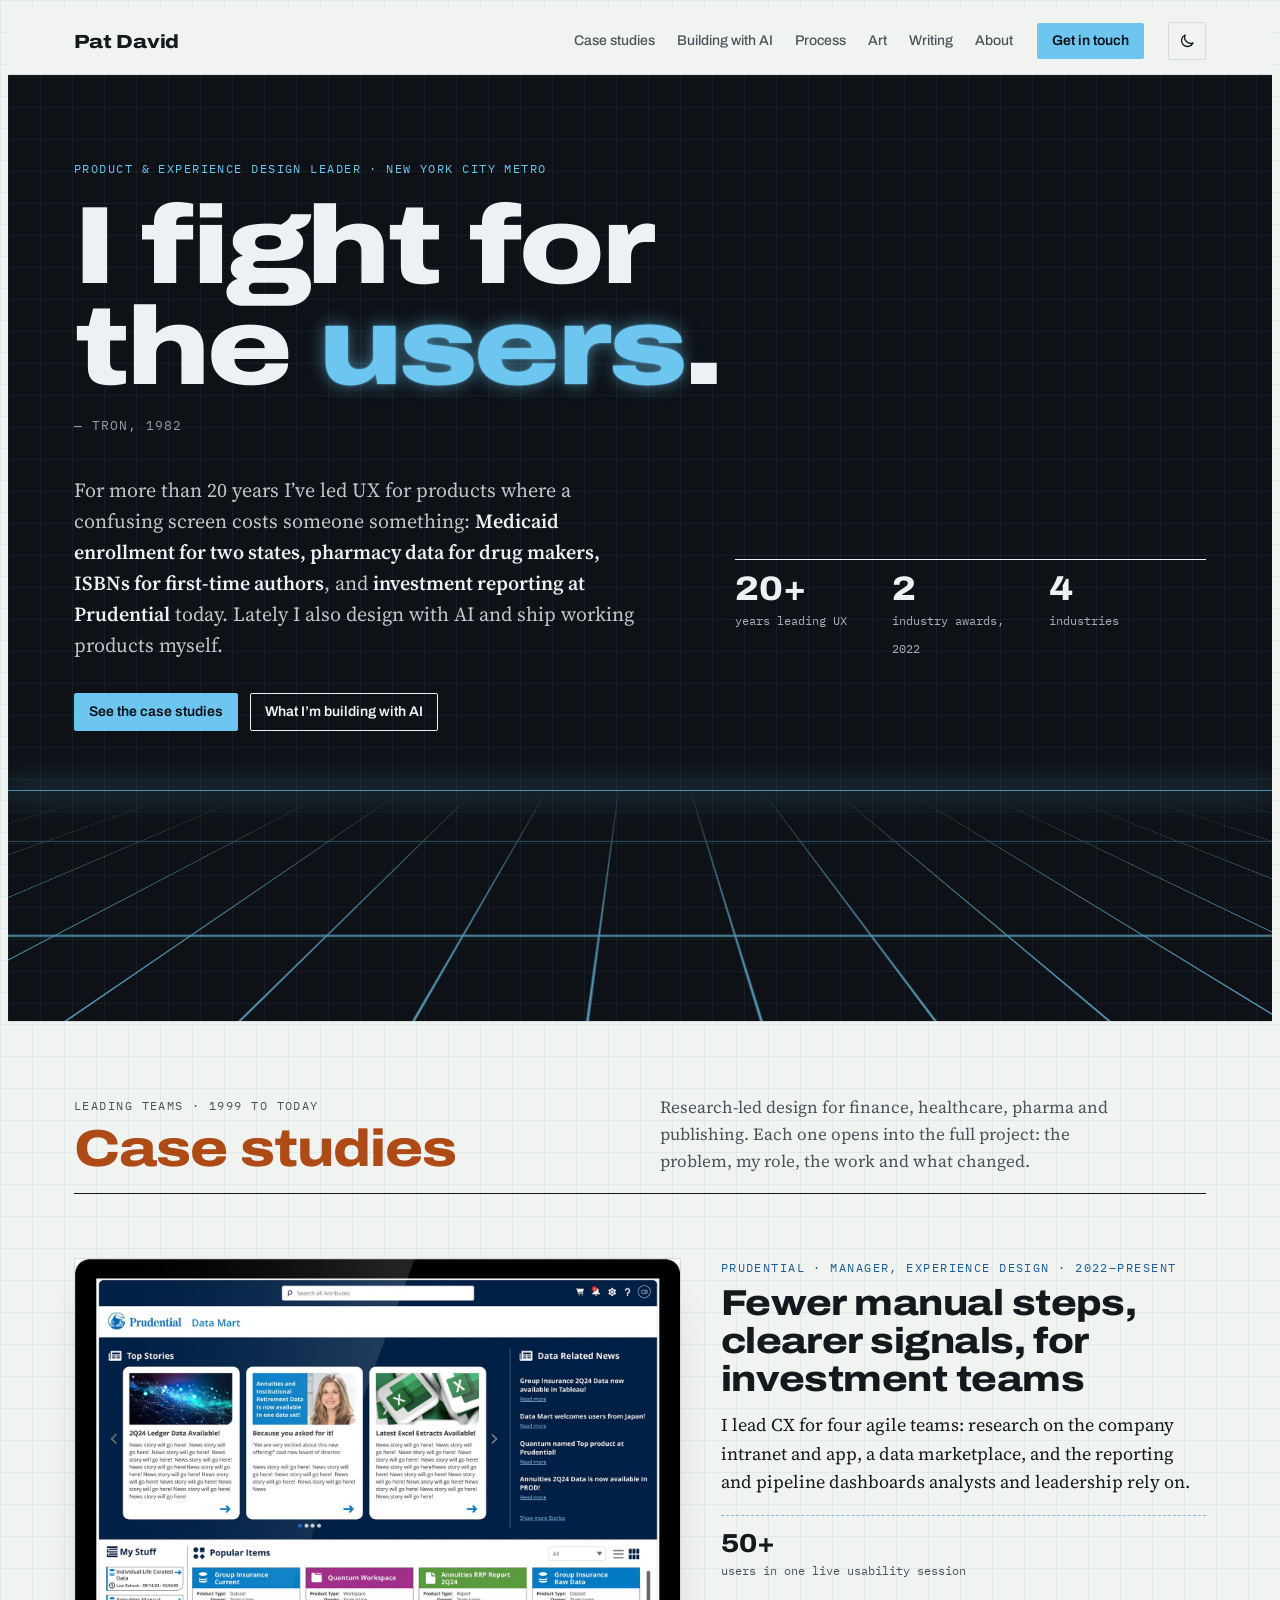
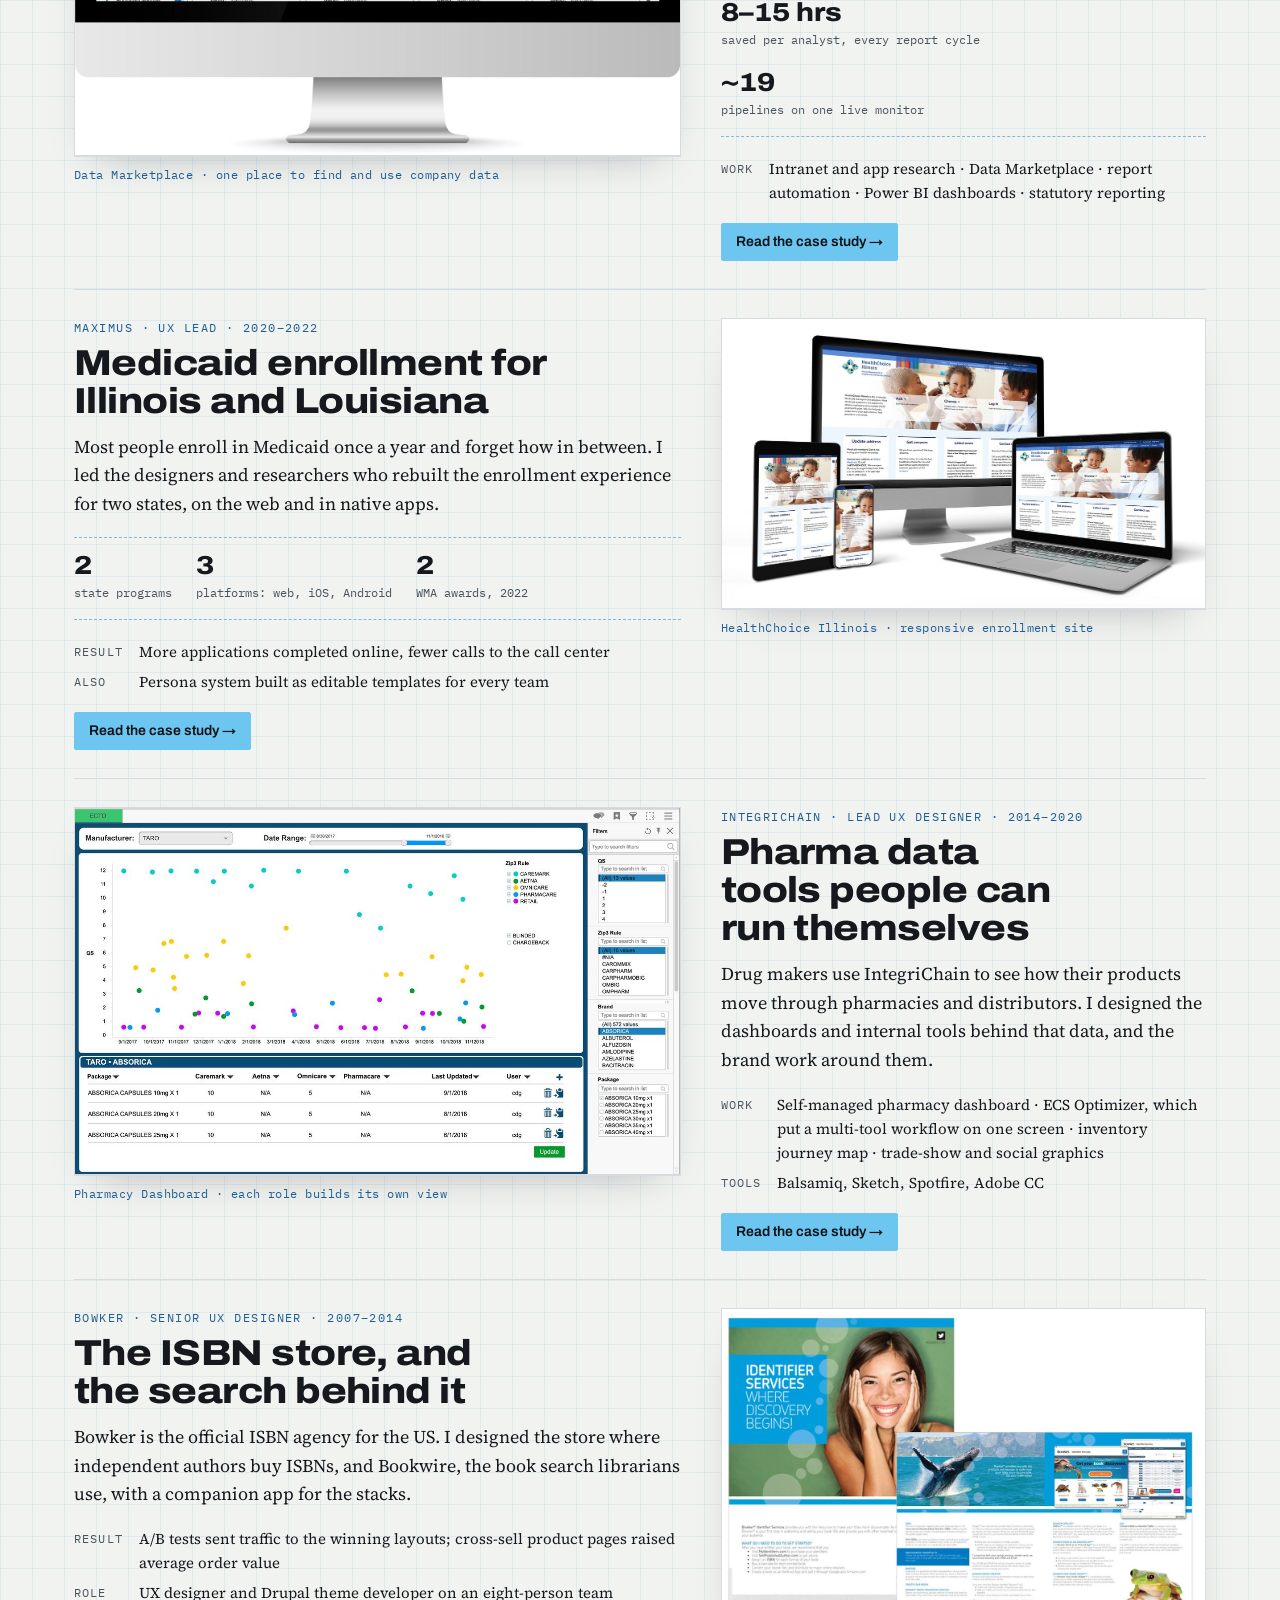
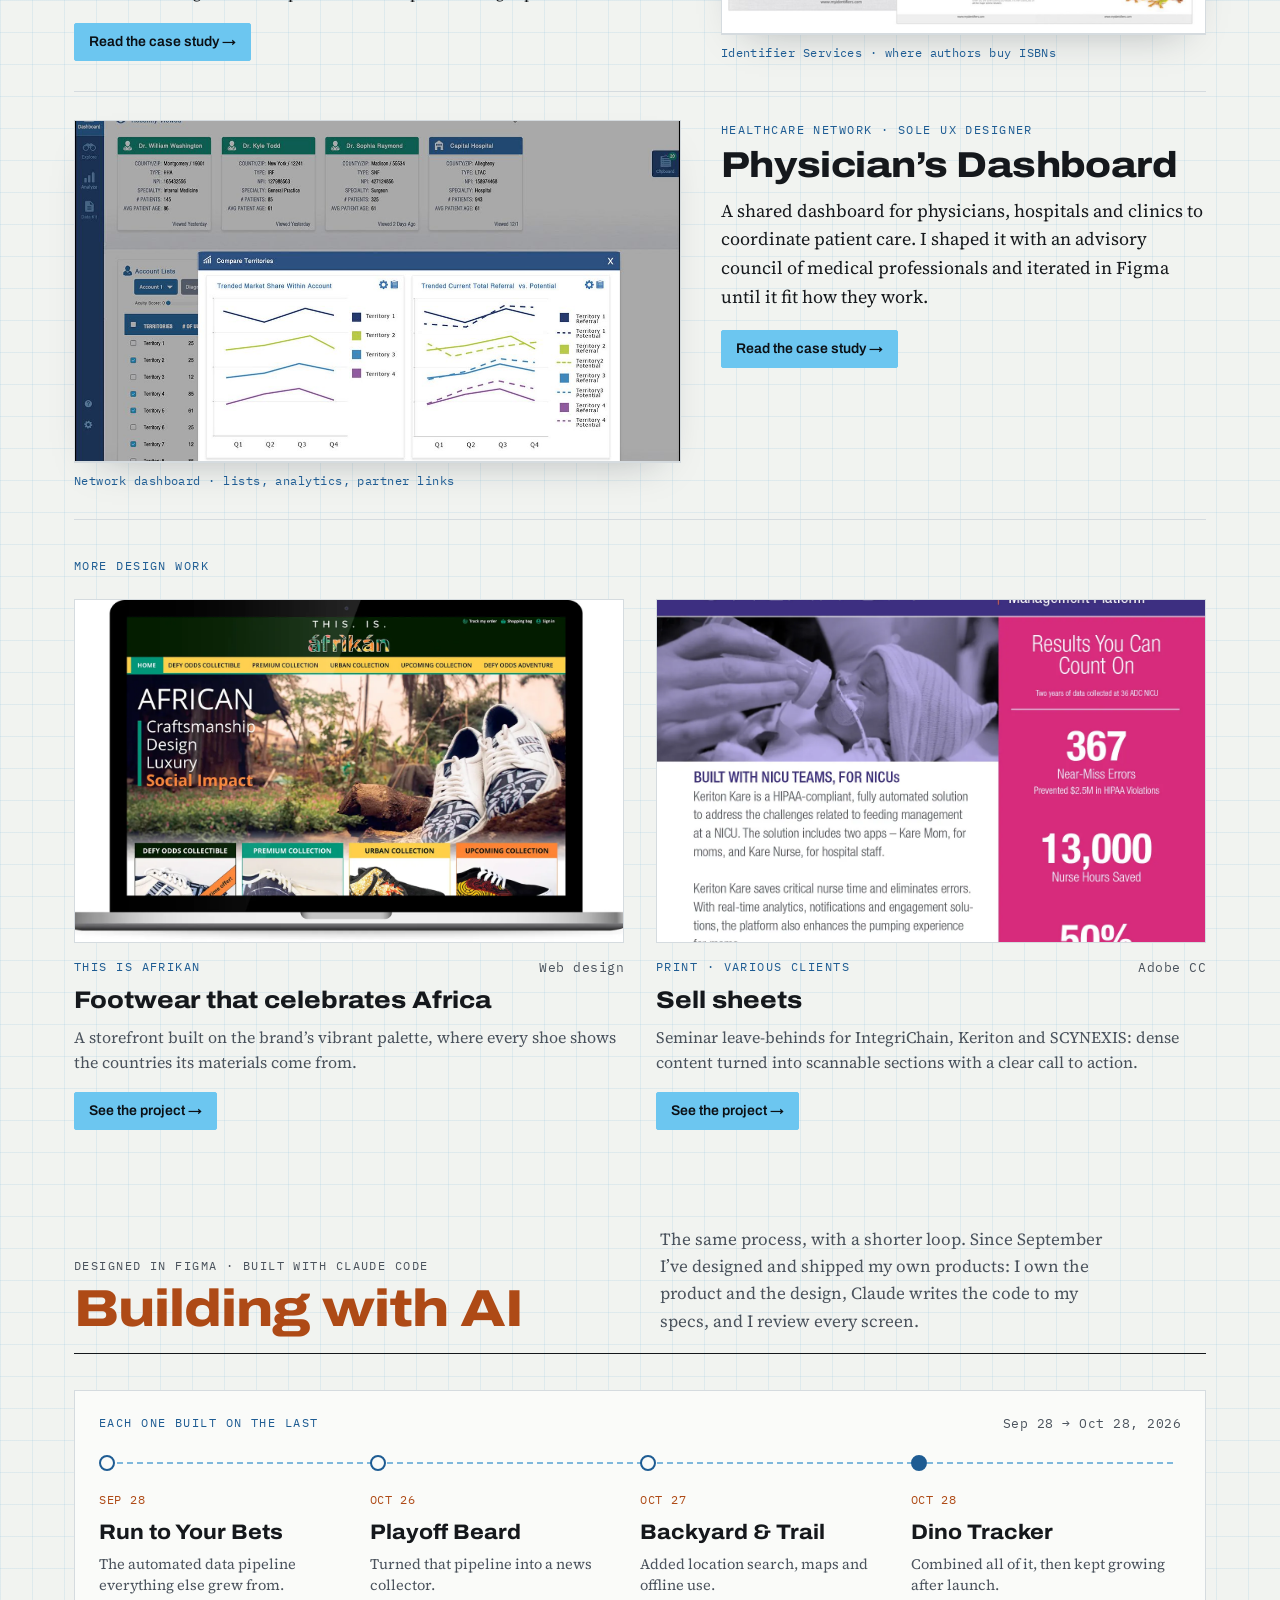
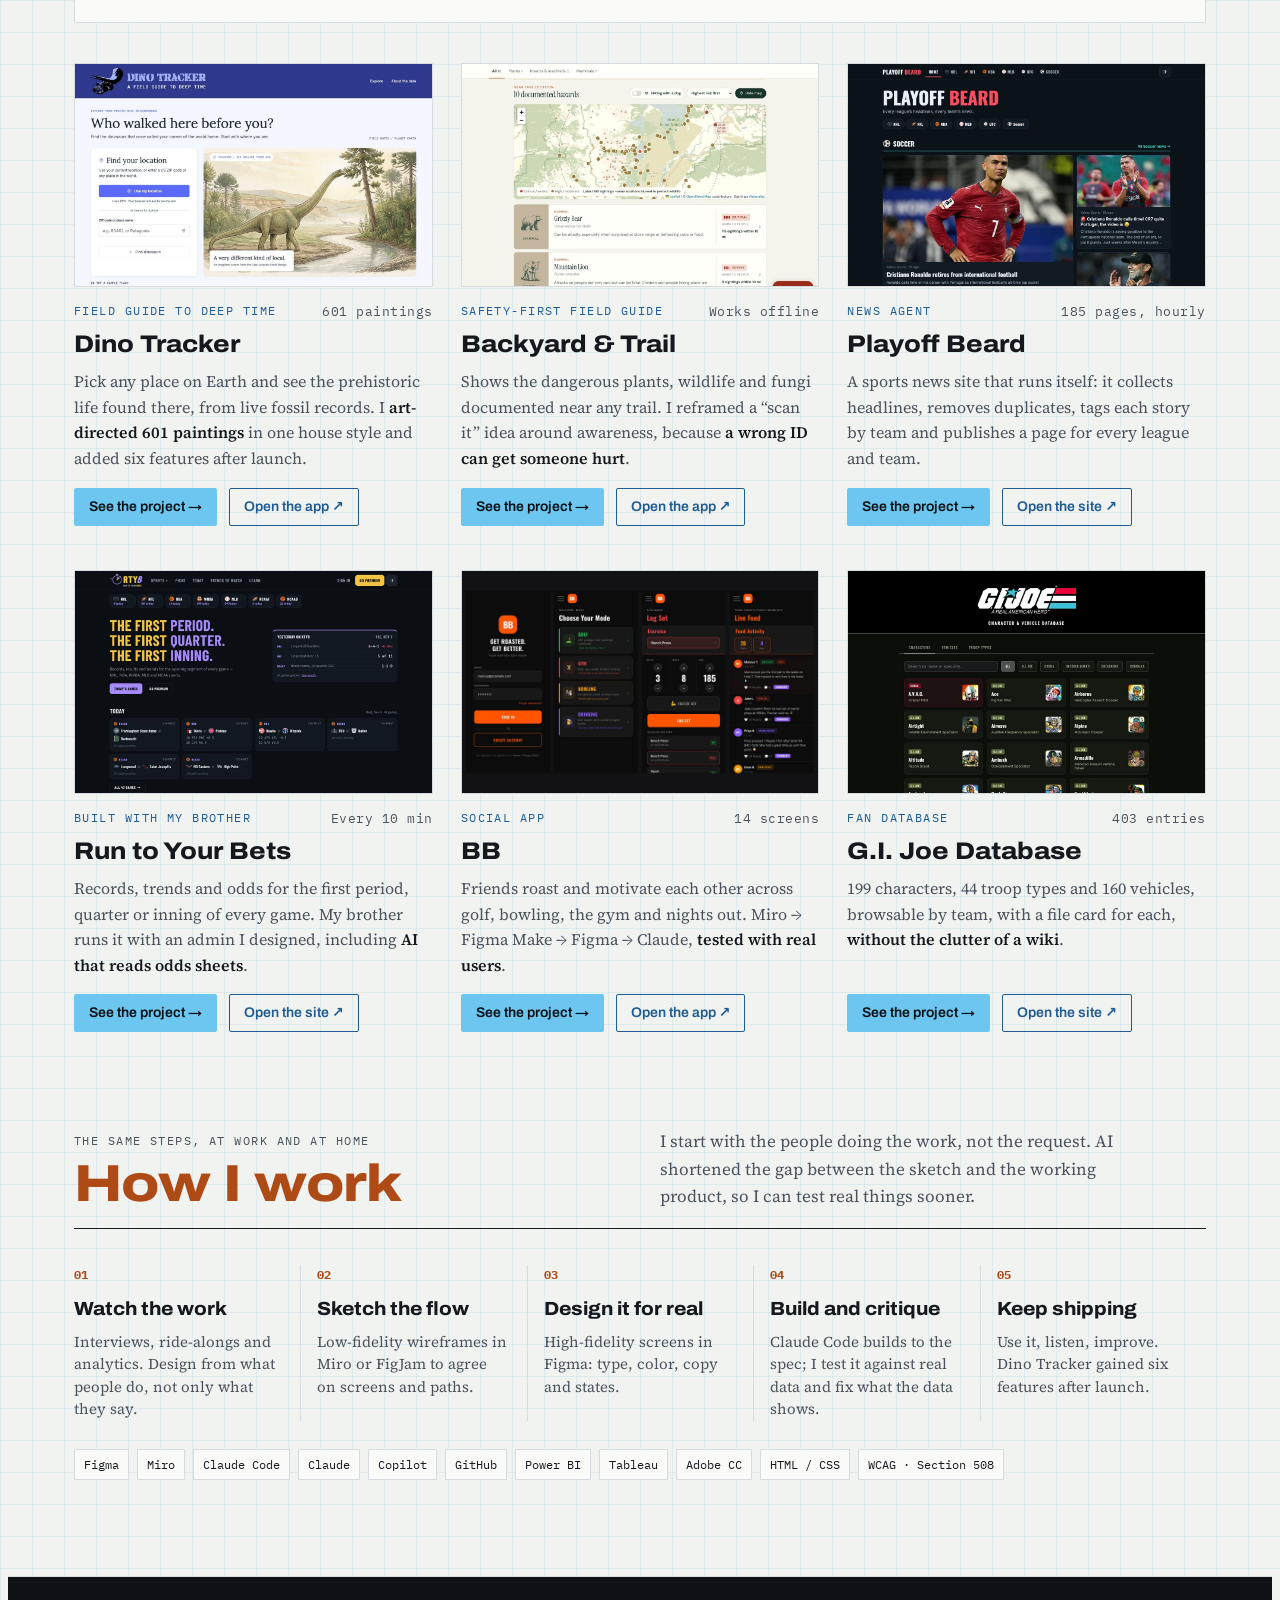
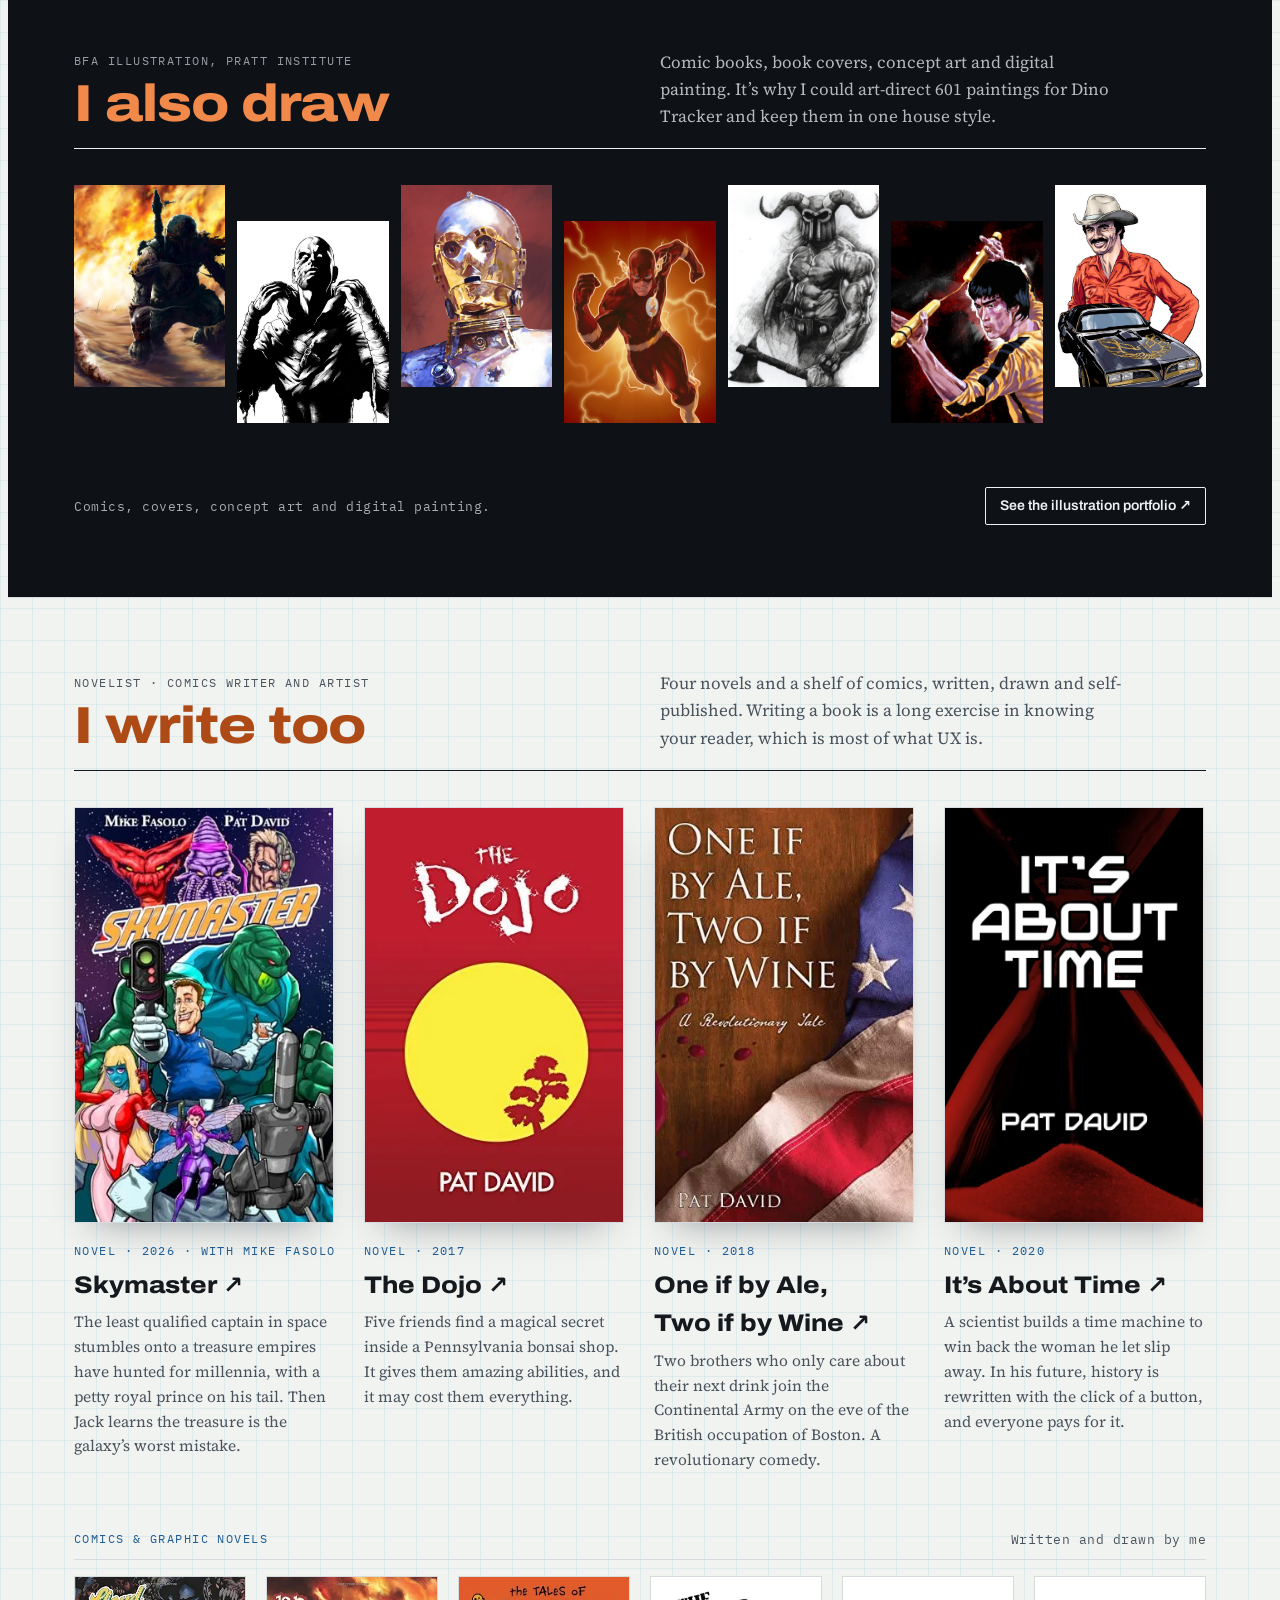
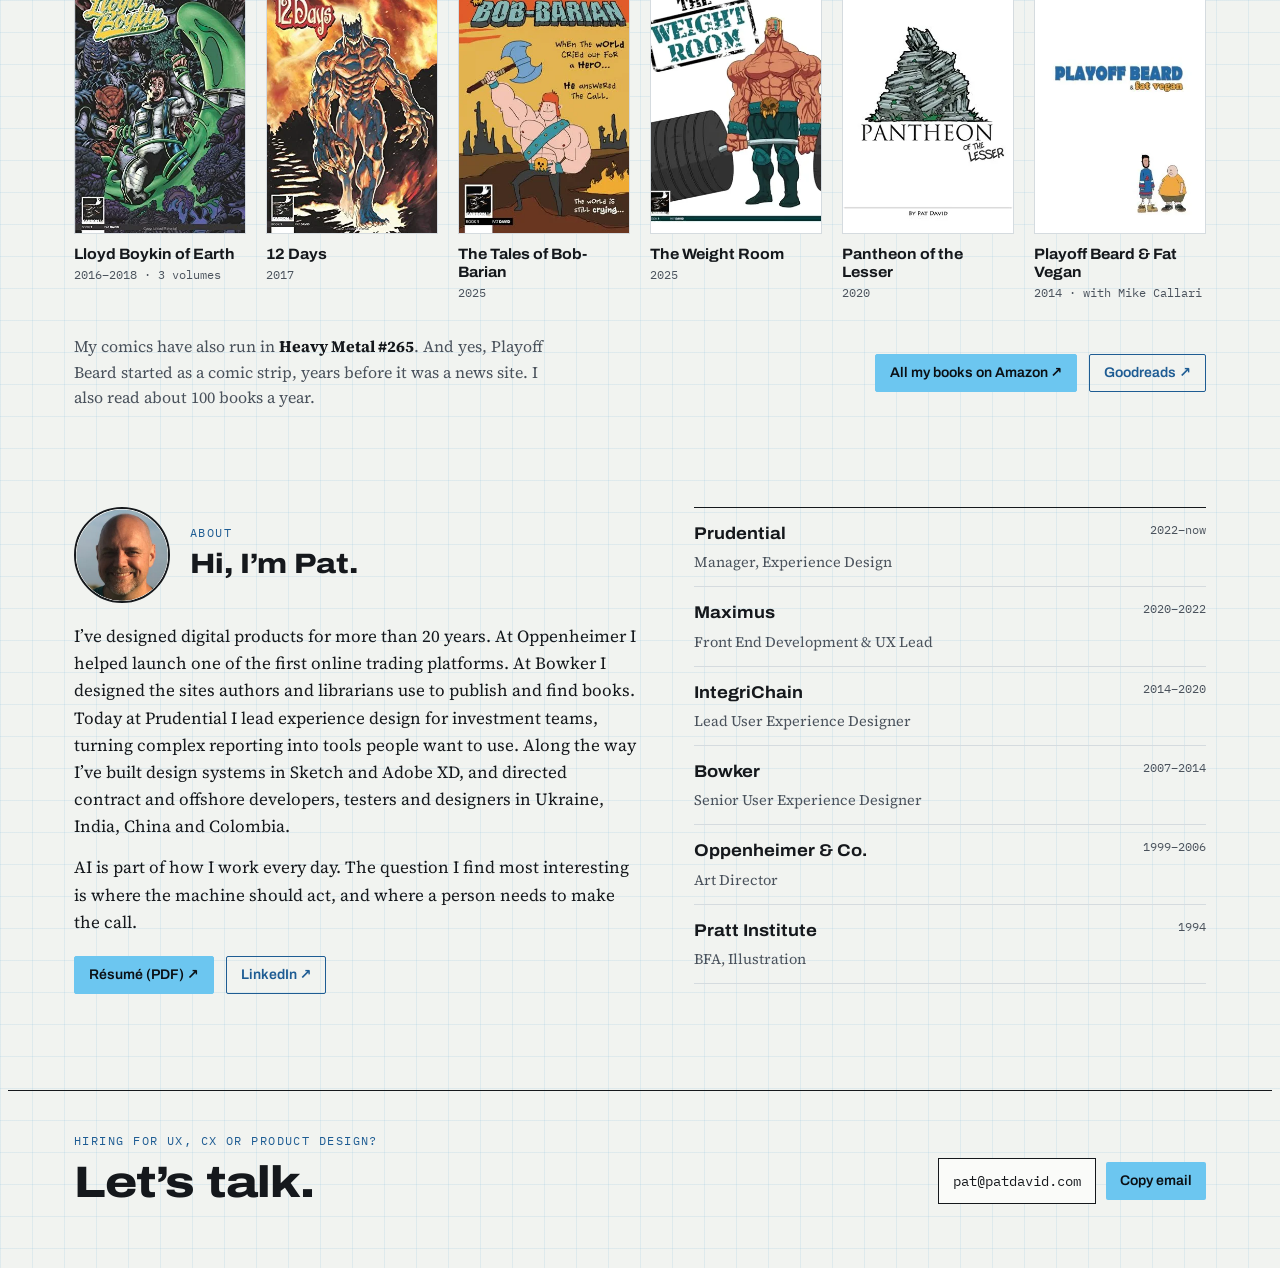
<file: index.html>
<!doctype html>
<html lang="en">
<head>
<meta charset="utf-8">
<meta name="viewport" content="width=device-width,initial-scale=1">
<meta name="description" content="Pat David: product and experience design leader. Case studies, AI-built products, books and illustration.">
<title>Pat David Portfolio</title>
<link rel="preconnect" href="https://fonts.googleapis.com">
<link rel="preconnect" href="https://fonts.gstatic.com" crossorigin>
<link rel="stylesheet" href="https://fonts.googleapis.com/css2?family=Archivo:wdth,wght@62..125,400..900&family=IBM+Plex+Mono:wght@400;500&family=Source+Serif+4:opsz,wght@8..60,400;8..60,600&display=swap">
<style>
/* Layout: a drafting sheet. Pencil-blue grid and annotations (the comic artist's non-photo blue),
   ink type, one marker-orange accent for section headers and dates. Wide expanded display face, serif for reading, mono for specs. */
:root{
  --paper:#F1F3F0; --sheet:#FAFBF9; --ink:#15181C; --ink-2:#4A525C; --rule:#D5DBDF;
  --pencil:#7FB8DC; --pencil-ink:#1E5C93; --pencil-wash:rgba(127,184,220,.16); --accent:#AE4A16; --band:#0E1217; --band-ink:#EEF1F3; --glow:#6CC6F0;
  --display:"Archivo","Arial Narrow",system-ui,sans-serif;
  --body:"Source Serif 4",Georgia,serif;
  --mono:"IBM Plex Mono",ui-monospace,Menlo,monospace;
}
@media (prefers-color-scheme:dark){:root:not([data-theme="light"]){
  --paper:#111418; --sheet:#171B20; --ink:#EEF1F3; --ink-2:#A3ADB8; --rule:#2B323A;
  --pencil:#4E8DB8; --pencil-ink:#8CC3E8; --pencil-wash:rgba(78,141,184,.14); --accent:#F0894A; color-scheme:dark}}
:root[data-theme="dark"]{
  --paper:#111418; --sheet:#171B20; --ink:#EEF1F3; --ink-2:#A3ADB8; --rule:#2B323A;
  --pencil:#4E8DB8; --pencil-ink:#8CC3E8; --pencil-wash:rgba(78,141,184,.14); --accent:#F0894A; color-scheme:dark}

*{box-sizing:border-box}
body{background:var(--paper);color:var(--ink);font:400 17px/1.6 var(--body);
  background-image:linear-gradient(var(--pencil-wash) 1px,transparent 1px),linear-gradient(90deg,var(--pencil-wash) 1px,transparent 1px);
  background-size:32px 32px}
a{color:inherit}
:focus-visible{outline:2px solid var(--pencil-ink);outline-offset:3px}
.wrap{max-width:1180px;margin:0 auto;padding-left:max(24px,env(safe-area-inset-left,0px));padding-right:max(24px,env(safe-area-inset-right,0px))}
.mono{font-family:var(--mono);font-size:12.5px;letter-spacing:.04em}
.label{font-family:var(--mono);font-size:12px;letter-spacing:.12em;text-transform:uppercase;color:var(--pencil-ink)}
h1,h2,h3{font-family:var(--display);text-wrap:balance;margin:0}

/* header */
body::before{content:"";position:fixed;inset:0 0 auto;height:env(safe-area-inset-top,0px);z-index:10;background:var(--paper)}
header{position:sticky;top:env(safe-area-inset-top,0px);z-index:5;background:color-mix(in srgb,var(--paper) 92%,transparent);backdrop-filter:blur(6px);border-bottom:1px solid var(--rule)}
header .wrap{display:flex;align-items:center;gap:24px;padding-block:14px}
.mark{font:800 19px/1 var(--display);font-stretch:118%;text-decoration:none;letter-spacing:-.01em}
nav{display:flex;gap:22px;margin-left:auto;flex-wrap:wrap}
nav a{font:500 14px/1 var(--display);font-stretch:100%;text-decoration:none;color:var(--ink-2)}
nav a:hover{color:var(--ink)}
.cta{font:600 14px/1 var(--display);text-decoration:none;padding:10px 14px;border:1.5px solid var(--glow);background:var(--glow);color:#0B1015;border-radius:2px}
.cta:hover{background:var(--ink);border-color:var(--ink);color:var(--paper)}

/* hero: the drafting grid tips over into a game grid. Dark in both themes, like the art band. */
.hero-band{background:var(--band);color:var(--band-ink);position:relative;overflow:hidden;isolation:isolate;border-bottom:1px solid var(--rule)}
.hero-band::before{content:"";position:absolute;inset:0;z-index:-2;background-image:linear-gradient(rgba(108,198,240,.07) 1px,transparent 1px),linear-gradient(90deg,rgba(108,198,240,.07) 1px,transparent 1px);background-size:32px 32px}
.floor{position:absolute;left:-60%;right:-60%;top:calc(100% - 230px);height:700px;z-index:-1;opacity:.85;
  background-image:linear-gradient(var(--glow) 1.5px,transparent 1.5px),linear-gradient(90deg,var(--glow) 1.5px,transparent 1.5px);
  background-size:72px 72px;transform:perspective(260px) rotateX(58deg);transform-origin:50% 0;
  -webkit-mask-image:linear-gradient(to bottom,transparent,#000 25%);mask-image:linear-gradient(to bottom,transparent,#000 25%);
  animation:run 3s linear infinite}
.horizon{position:absolute;left:0;right:0;bottom:230px;height:1px;z-index:-1;background:var(--glow);box-shadow:0 0 28px 6px rgba(108,198,240,.35);opacity:.7}
@keyframes run{to{background-position:0 72px}}
.hero{padding-block:84px 290px}
.hero .label{color:var(--glow)}
.hero h1{font-size:clamp(46px,8.6vw,118px);line-height:.92;font-weight:850;font-stretch:122%;letter-spacing:-.025em;max-width:12ch;margin-top:18px}
.hero h1 em{font-style:normal;color:var(--glow);text-shadow:0 0 18px rgba(108,198,240,.55),0 0 2px rgba(108,198,240,.9)}
.cite{display:block;margin-top:16px;font-family:var(--mono);font-size:12.5px;letter-spacing:.08em;color:color-mix(in srgb,var(--band-ink) 62%,transparent)}
.hero .lede{display:grid;grid-template-columns:minmax(0,1.3fr) minmax(0,1fr);gap:48px;margin-top:40px;align-items:end}
.hero p{margin:0;font-size:20px;line-height:1.55;max-width:58ch;color:color-mix(in srgb,var(--band-ink) 80%,transparent)}
.hero p b{color:var(--band-ink);font-weight:600}
.facts{display:grid;grid-template-columns:repeat(3,1fr);border-top:1.5px solid var(--band-ink)}
.facts div{padding:12px 12px 0 0}
.facts strong{display:block;font:800 34px/1 var(--display);font-stretch:112%;font-variant-numeric:tabular-nums}
.facts span{font-family:var(--mono);font-size:12px;color:color-mix(in srgb,var(--band-ink) 70%,transparent)}
.hero .links{margin-top:32px}
.hero .btn{border-color:var(--band-ink);color:var(--band-ink)}
.hero .btn.solid{background:var(--glow);border-color:var(--glow);color:#0B1015}
.hero .btn:hover{background:var(--band-ink);border-color:var(--band-ink);color:#0B1015}

/* lineage timeline */
.lineage{margin-top:0;background:var(--sheet);border:1px solid var(--rule);padding:22px 24px 26px;position:relative}
.lineage .head{display:flex;justify-content:space-between;gap:16px;flex-wrap:wrap;margin-bottom:22px}
.lineage .head span:last-child{color:var(--ink-2)}
.track{display:grid;grid-template-columns:repeat(4,minmax(0,1fr));position:relative}
.track::before{content:"";position:absolute;left:8px;right:8px;top:7px;border-top:2px dashed var(--pencil)}
.stop{position:relative;padding-right:16px;text-decoration:none;display:block}
.stop i{display:block;width:16px;height:16px;border-radius:50%;background:var(--sheet);border:2.5px solid var(--pencil-ink);position:relative;margin-bottom:14px}
.stop:last-child i{background:var(--pencil-ink)}
.stop .d{font-family:var(--mono);font-size:12px;color:var(--accent);letter-spacing:.06em}
.stop h3{font-size:21px;font-stretch:108%;font-weight:750;margin:4px 0 4px}
.stop p{margin:0;font-size:14.5px;line-height:1.45;color:var(--ink-2)}
.stop:hover h3{text-decoration:underline;text-decoration-color:var(--pencil);text-underline-offset:4px;text-decoration-thickness:2px}

/* sections */
section{padding-block:72px 24px}
.sec-head{display:grid;grid-template-columns:minmax(0,1fr) minmax(0,1fr);gap:40px;align-items:end;margin-bottom:36px;border-bottom:1.5px solid var(--ink);padding-bottom:18px}
.sec-head h2{font-size:clamp(30px,4.4vw,52px);line-height:1;font-weight:800;font-stretch:118%;letter-spacing:-.02em;margin-top:8px}
.sec-head p{margin:0;color:var(--ink-2);max-width:52ch}
/* section headers take the orange accent, so they read apart from the black work titles */
.sec-head h2{color:var(--accent)}
.art .sec-head h2{color:#F0894A}
/* the label above a section header goes quiet, so the orange title is the one accent there */
.sec-head .label{color:var(--ink-2)}
.art .sec-head .label{color:color-mix(in srgb,var(--band-ink) 62%,transparent)}

/* featured case studies */
.case{display:grid;grid-template-columns:minmax(0,1.25fr) minmax(0,1fr);gap:40px;padding-block:28px;border-bottom:1px solid var(--rule)}
.case:nth-of-type(even) .shot{order:2}
.shot{position:relative;margin:0}
.shot img{display:block;width:100%;height:auto;border:1px solid var(--rule);box-shadow:0 1px 0 var(--rule),0 18px 40px -24px rgba(20,30,40,.35)}
.shot .phone{position:absolute;right:-14px;bottom:-22px;width:24%;border-radius:14px;border:3px solid var(--ink);box-shadow:0 14px 30px -12px rgba(0,0,0,.4)}
.shot figcaption{font-family:var(--mono);font-size:11.5px;color:var(--pencil-ink);margin-top:10px;letter-spacing:.04em}
.case h3{font-size:clamp(26px,3vw,36px);font-weight:800;font-stretch:115%;letter-spacing:-.015em;line-height:1.05;margin:8px 0 12px}
.case .sum{margin:0 0 18px;font-size:18px}
.case dl{display:grid;grid-template-columns:auto 1fr;gap:6px 16px;margin:0 0 18px;font-size:15px}
.case dt{font-family:var(--mono);font-size:11.5px;letter-spacing:.1em;text-transform:uppercase;color:var(--ink-2);padding-top:3px}
.case dd{margin:0}
.nums{display:flex;gap:16px 24px;flex-wrap:wrap;margin:0 0 20px;padding:14px 0;border-block:1px dashed var(--pencil)}
.nums div strong{display:block;font:800 26px/1 var(--display);font-stretch:112%;font-variant-numeric:tabular-nums}
.nums div span{font-family:var(--mono);font-size:11.5px;color:var(--ink-2)}
.links{display:flex;gap:12px;flex-wrap:wrap}
/* buttons pick up the hero's grid glow: solid = glow, outline = pencil blue */
.btn{font:600 14px/1 var(--display);text-decoration:none;padding:11px 14px;border:1.5px solid var(--pencil-ink);color:var(--pencil-ink);border-radius:2px;display:inline-flex;gap:8px;align-items:center}
.btn.solid{background:var(--glow);border-color:var(--glow);color:#0B1015}
.btn:hover{background:var(--ink);border-color:var(--ink);color:var(--paper)}

/* AI builds: six equal cards; more design work: two */
.ent{display:grid;grid-template-columns:repeat(3,minmax(0,1fr));gap:44px 28px;margin-top:40px}
.more{display:grid;grid-template-columns:repeat(2,minmax(0,1fr));gap:24px 32px;padding-top:36px}
.more-head{grid-column:1/-1}
.job{display:flex;flex-direction:column}
.job .pic{display:block;aspect-ratio:16/10;overflow:hidden;border:1px solid var(--rule);background:var(--sheet)}
.job .pic img{display:block;width:100%;height:100%;object-fit:cover;object-position:top}
/* phone mockups shown whole on their own white backdrop, in both themes */
.job .pic.fit{background:#fff}
.job .pic.fit img{object-fit:contain;padding:12px 0 0}
.job .pic:hover{border-color:var(--pencil-ink)}
.job .meta{display:flex;justify-content:space-between;gap:12px;margin:14px 0 4px;flex-wrap:wrap}
.job .meta span:last-child{color:var(--ink-2)}
.job h3{font-size:24px;font-weight:780;font-stretch:112%;margin-bottom:6px}
.job p{margin:0;font-size:16px;color:var(--ink-2)}
.job p b{color:var(--ink);font-weight:600}
.job .links{margin-top:auto;padding-top:16px}
.shot a{display:block}
.shot a:hover img{border-color:var(--pencil-ink)}
.nda{margin-top:36px}
.nda{display:grid;grid-template-columns:auto 1fr auto;gap:24px;align-items:center;padding:20px 22px;border:1.5px dashed var(--pencil);background:var(--pencil-wash)}
.nda h3{font-size:22px;font-weight:780;font-stretch:112%}
.nda p{margin:0;color:var(--ink-2);font-size:15.5px}

/* process */
.steps{display:grid;grid-template-columns:repeat(5,minmax(0,1fr));gap:0;counter-reset:s}
.step{padding:0 18px 0 0;border-left:1px solid var(--rule);padding-left:16px}
.step:first-child{border-left:0;padding-left:0}
.step b{display:block;font-family:var(--mono);font-size:12px;color:var(--accent);margin-bottom:10px}
.step h3{font-size:19px;font-weight:750;font-stretch:108%;margin-bottom:6px}
.step p{margin:0;font-size:15px;line-height:1.5;color:var(--ink-2)}
.tools{margin-top:28px;display:flex;flex-wrap:wrap;gap:8px}
.tools span{font-family:var(--mono);font-size:12px;padding:5px 9px;border:1px solid var(--rule);background:var(--sheet)}

/* art */
.art{background:var(--band);color:var(--band-ink);border-block:1px solid var(--rule);margin-top:72px;padding-block:72px}
.art .sec-head{border-color:var(--band-ink)}
.art .label{color:var(--pencil)}
.art .sec-head p{color:color-mix(in srgb,var(--band-ink) 75%,transparent)}
.gallery{display:grid;grid-template-columns:repeat(7,minmax(0,1fr));gap:12px;align-items:start}
.gallery a{display:block;overflow:hidden;background:#fff}
.gallery img{display:block;width:100%;aspect-ratio:3/4;object-fit:cover;object-position:top;transition:transform .4s ease}
.gallery a:hover img{transform:scale(1.04)}
.gallery a:nth-child(even){margin-top:36px}
.art .more{margin-top:28px;display:flex;justify-content:space-between;gap:16px;flex-wrap:wrap;align-items:center}
.art .btn{border-color:var(--band-ink);color:var(--band-ink)}
.art .btn:hover{background:var(--glow);border-color:var(--glow);color:#0d1013}
.art .mono{color:color-mix(in srgb,var(--band-ink) 70%,transparent)}

/* writing */
.books{display:grid;grid-template-columns:repeat(4,minmax(0,1fr));gap:28px}
.book{text-decoration:none;display:flex;flex-direction:column;gap:6px}
.book .cover{aspect-ratio:5/8;background:var(--sheet);border:1px solid var(--rule);margin-bottom:12px;box-shadow:0 18px 36px -20px rgba(20,30,40,.45);max-width:260px;transition:transform .3s ease}
.book:hover .cover{transform:translateY(-4px) rotate(-1deg)}
.book .cover img{width:100%;height:100%;object-fit:cover;display:block}
.book h3{font-size:24px;font-weight:780;font-stretch:112%}
.book p{margin:0;font-size:15.5px;color:var(--ink-2)}
.book:hover h3{color:var(--pencil-ink)}
.shelf-head{display:flex;justify-content:space-between;gap:16px;flex-wrap:wrap;margin:56px 0 16px;padding-bottom:10px;border-bottom:1px solid var(--rule)}
.shelf-head .mono{color:var(--ink-2)}
.shelf{display:grid;grid-template-columns:repeat(6,minmax(0,1fr));gap:20px;align-items:start}
.shelf a{text-decoration:none;display:flex;flex-direction:column;gap:3px}
.shelf img{display:block;width:100%;aspect-ratio:2/3;object-fit:cover;object-position:top;border:1px solid var(--rule);margin-bottom:8px;transition:transform .3s ease}
.shelf a:hover img{transform:translateY(-3px)}
.shelf b{font:700 15px/1.2 var(--display);font-stretch:106%}
.shelf span{font-family:var(--mono);font-size:11.5px;color:var(--ink-2)}
.more-w{margin-top:32px;display:flex;justify-content:space-between;gap:20px 32px;flex-wrap:wrap;align-items:center}
.more-w p{margin:0;max-width:62ch;color:var(--ink-2);font-size:16px}
.more-w p b{color:var(--ink)}

/* about */
.about{display:grid;grid-template-columns:minmax(0,1.1fr) minmax(0,1fr);gap:56px}
.about .who{display:flex;gap:20px;align-items:center;margin-bottom:20px}
.about .who img{width:96px;height:96px;border-radius:50%;object-fit:cover;border:2px solid var(--ink)}
.about .who h3{font-size:28px;font-weight:800;font-stretch:115%}
.about p{margin:0 0 14px}
.cv{list-style:none;margin:0;padding:0;border-top:1.5px solid var(--ink)}
.cv li{display:grid;grid-template-columns:minmax(0,1fr) auto;gap:4px 16px;padding:12px 0;border-bottom:1px solid var(--rule)}
.cv strong{font-family:var(--display);font-weight:700;font-stretch:108%}
.cv span{font-family:var(--mono);font-size:12px;color:var(--ink-2);font-variant-numeric:tabular-nums;white-space:nowrap}
.cv em{grid-column:1/-1;font-style:normal;font-size:14.5px;color:var(--ink-2)}

footer{margin-top:72px;border-top:1.5px solid var(--ink);padding-block:40px 56px}
footer .wrap{display:flex;justify-content:space-between;gap:32px;flex-wrap:wrap;align-items:end}
footer h2{font-size:clamp(28px,4vw,44px);font-weight:800;font-stretch:118%;letter-spacing:-.02em;line-height:1}
.contact{display:flex;gap:10px;flex-wrap:wrap;align-items:center}
.copy{font-family:var(--mono);font-size:14px;padding:11px 14px;border:1.5px solid var(--ink);background:var(--sheet);user-select:all}
.copybtn{font:600 14px/1 var(--display);padding:12px 14px;border:0;background:var(--glow);color:#0B1015;cursor:pointer;border-radius:2px}

/* mockup note */
.note{position:fixed;right:max(16px,env(safe-area-inset-right,0px));bottom:calc(16px + env(safe-area-inset-bottom,0px));z-index:8;max-width:300px;background:var(--sheet);border:1.5px solid var(--pencil-ink);padding:12px 14px;font-size:13.5px;line-height:1.45;box-shadow:0 10px 30px -12px rgba(0,0,0,.35)}
.note b{font-family:var(--mono);font-size:11px;letter-spacing:.1em;color:var(--pencil-ink);display:block;margin-bottom:4px}
.note button{position:absolute;top:6px;right:8px;border:0;background:none;font-size:16px;cursor:pointer;color:var(--ink-2)}

@media (max-width:900px){
  .hero{padding-block:64px 220px}
  .floor{top:calc(100% - 170px)}
  .horizon{bottom:170px}
  .hero .lede,.sec-head,.case,.about{grid-template-columns:minmax(0,1fr);gap:28px}
  .case:nth-of-type(even) .shot{order:0}
  .steps{grid-template-columns:minmax(0,1fr) minmax(0,1fr);gap:28px 0}
  .step:nth-child(odd){border-left:0;padding-left:0}
  .gallery{grid-template-columns:repeat(4,minmax(0,1fr))}
  .shelf{grid-template-columns:repeat(3,minmax(0,1fr))}
  .books{grid-template-columns:repeat(2,minmax(0,1fr))}
  .gallery a:nth-child(even){margin-top:0}
  .gallery a:nth-child(even){margin-top:28px}
  nav{display:none}
}
@media (max-width:560px){
  .ent{grid-template-columns:minmax(0,1fr)}
  body{font-size:16px}
  .track{grid-template-columns:minmax(0,1fr);gap:18px}
  .track::before{left:7px;right:auto;top:8px;bottom:8px;border-top:0;border-left:2px dashed var(--pencil)}
  .stop{padding-left:32px}
  .stop i{position:absolute;left:0;top:2px}
  .ent{grid-template-columns:repeat(2,minmax(0,1fr))}
  .more,.steps{grid-template-columns:minmax(0,1fr)}
  .books{grid-template-columns:minmax(0,1fr);gap:32px}
  .book .cover{max-width:200px}
  .step{border-left:0;padding-left:0}
  .gallery{grid-template-columns:repeat(2,minmax(0,1fr))}
  .gallery a:nth-child(even){margin-top:0}
  .gallery a:nth-child(even){margin-top:24px}
  .nda{grid-template-columns:minmax(0,1fr)}
  .shot .phone{right:-6px;width:28%}
  .facts strong{font-size:28px}
  .note{left:max(16px,env(safe-area-inset-left,0px));max-width:none}
}
@media (prefers-reduced-motion:reduce){*{transition:none!important;animation:none!important}}
/* theme toggle: the visitor's choice beats the system setting, and is remembered */
.theme{all:unset;box-sizing:border-box;cursor:pointer;width:38px;height:38px;display:inline-grid;place-items:center;border:1.5px solid var(--rule);border-radius:2px;color:var(--ink)}
.theme:hover{border-color:var(--pencil-ink);color:var(--pencil-ink)}
.theme:focus-visible{outline:2px solid var(--pencil-ink);outline-offset:3px}
.theme .sun,:root[data-theme="dark"] .theme .moon{display:none}
:root[data-theme="dark"] .theme .sun{display:block}
@media (prefers-color-scheme:dark){:root:not([data-theme="light"]) .theme .sun{display:block}:root:not([data-theme="light"]) .theme .moon{display:none}}
</style>

<script>
(function(){var r=document.documentElement,k='pd-theme';
try{var t=localStorage.getItem(k);if(t==='light'||t==='dark')r.setAttribute('data-theme',t);}catch(e){}
function dark(){var t=r.getAttribute('data-theme');return t?t==='dark':matchMedia('(prefers-color-scheme: dark)').matches;}
function sync(){var b=document.getElementById('themeBtn');if(b)b.setAttribute('aria-label',dark()?'Switch to light mode':'Switch to dark mode');}
document.addEventListener('click',function(e){if(!e.target.closest||!e.target.closest('#themeBtn'))return;
  var t=dark()?'light':'dark';r.setAttribute('data-theme',t);try{localStorage.setItem(k,t);}catch(e){}sync();});
document.addEventListener('DOMContentLoaded',sync);sync();})();
</script>
<header>
  <div class="wrap">
    <a class="mark" href="#top">Pat David</a>
    <nav aria-label="Sections">
      <a href="#work">Case studies</a>
      <a href="#ai">Building with AI</a>
      <a href="#process">Process</a>
      <a href="#art">Art</a>
      <a href="#writing">Writing</a>
      <a href="#about">About</a>
    </nav>
    <a class="cta" href="#contact">Get in touch</a>
    <button class="theme" id="themeBtn" type="button" aria-label="Switch theme"><svg class="moon" viewBox="0 0 24 24" width="18" height="18" aria-hidden="true"><path d="M20 14.5A8 8 0 0 1 9.5 4a8 8 0 1 0 10.5 10.5z" fill="none" stroke="currentColor" stroke-width="1.8" stroke-linejoin="round"/></svg><svg class="sun" viewBox="0 0 24 24" width="18" height="18" aria-hidden="true"><circle cx="12" cy="12" r="4.2" fill="none" stroke="currentColor" stroke-width="1.8"/><path d="M12 2.5v2.2M12 19.3v2.2M2.5 12h2.2M19.3 12h2.2M5.3 5.3l1.6 1.6M17.1 17.1l1.6 1.6M5.3 18.7l1.6-1.6M17.1 6.9l1.6-1.6" stroke="currentColor" stroke-width="1.8" stroke-linecap="round"/></svg></button>
  </div>
</header>

<main id="top">
  <div class="hero-band">
    <div class="horizon" aria-hidden="true"></div>
    <div class="floor" aria-hidden="true"></div>
    <div class="wrap hero">
      <div class="label">Product &amp; Experience Design Leader · New York City metro</div>
      <h1>I fight for the <em>users</em>.</h1>
      <span class="cite">— TRON, 1982</span>
      <div class="lede">
        <p>For more than 20 years I&rsquo;ve led UX for products where a confusing screen costs someone something: <b>Medicaid enrollment for two states, pharmacy data for drug makers, ISBNs for first-time authors</b>, and <b>investment reporting at Prudential</b> today. Lately I also design with AI and ship working products myself.</p>
        <div class="facts" aria-label="At a glance">
          <div><strong>20+</strong><span>years leading UX</span></div>
          <div><strong>2</strong><span>industry awards, 2022</span></div>
          <div><strong>4</strong><span>industries</span></div>
        </div>
      </div>
      <div class="links"><a class="btn solid" href="#work">See the case studies</a><a class="btn" href="#ai">What I&rsquo;m building with AI</a></div>
    </div>
  </div>

  <section id="work">
    <div class="wrap">
      <div class="sec-head">
        <div><div class="label">Leading teams · 1999 to today</div><h2>Case studies</h2></div>
        <p>Research-led design for finance, healthcare, pharma and publishing. Each one opens into the full project: the problem, my role, the work and what changed.</p>
      </div>

      <article class="case" id="prudential">
        <figure class="shot">
          <a href="case-prudential.html"><img src="img/prudential.jpg" alt="Prudential Data Marketplace home page on a desktop monitor" loading="lazy"></a>
          <figcaption>Data Marketplace · one place to find and use company data</figcaption>
        </figure>
        <div>
          <div class="label">Prudential · Manager, Experience Design · 2022–present</div>
          <h3>Fewer manual steps, clearer signals, for investment teams</h3>
          <p class="sum">I lead CX for four agile teams: research on the company intranet and app, a data marketplace, and the reporting and pipeline dashboards analysts and leadership rely on.</p>
          <div class="nums">
            <div><strong>50+</strong><span>users in one live usability session</span></div>
            <div><strong>8–15 hrs</strong><span>saved per analyst, every report cycle</span></div>
            <div><strong>~19</strong><span>pipelines on one live monitor</span></div>
          </div>
          <dl><dt>Work</dt><dd>Intranet and app research · Data Marketplace · report automation · Power BI dashboards · statutory reporting</dd></dl>
          <div class="links"><a class="btn solid" href="case-prudential.html">Read the case study →</a></div>
        </div>
      </article>

      <article class="case" id="maximus">
        <figure class="shot">
          <a href="case-maximus.html"><img src="img/maximus.jpg" alt="HealthChoice Illinois site shown on phone, tablet and desktop" loading="lazy"></a>
          <figcaption>HealthChoice Illinois · responsive enrollment site</figcaption>
        </figure>
        <div>
          <div class="label">Maximus · UX Lead · 2020–2022</div>
          <h3>Medicaid enrollment for Illinois and Louisiana</h3>
          <p class="sum">Most people enroll in Medicaid once a year and forget how in between. I led the designers and researchers who rebuilt the enrollment experience for two states, on the web and in native apps.</p>
          <div class="nums">
            <div><strong>2</strong><span>state programs</span></div>
            <div><strong>3</strong><span>platforms: web, iOS, Android</span></div>
            <div><strong>2</strong><span>WMA awards, 2022</span></div>
          </div>
          <dl><dt>Result</dt><dd>More applications completed online, fewer calls to the call center</dd><dt>Also</dt><dd>Persona system built as editable templates for every team</dd></dl>
          <div class="links"><a class="btn solid" href="case-maximus.html">Read the case study →</a></div>
        </div>
      </article>

      <article class="case" id="integrichain">
        <figure class="shot">
          <a href="case-integrichain.html"><img src="img/integrichain.jpg" alt="IntegriChain dashboard with customizable chart widgets" loading="lazy"></a>
          <figcaption>Pharmacy Dashboard · each role builds its own view</figcaption>
        </figure>
        <div>
          <div class="label">IntegriChain · Lead UX Designer · 2014–2020</div>
          <h3>Pharma data tools people can run themselves</h3>
          <p class="sum">Drug makers use IntegriChain to see how their products move through pharmacies and distributors. I designed the dashboards and internal tools behind that data, and the brand work around them.</p>
          <dl><dt>Work</dt><dd>Self-managed pharmacy dashboard · ECS Optimizer, which put a multi-tool workflow on one screen · inventory journey map · trade-show and social graphics</dd><dt>Tools</dt><dd>Balsamiq, Sketch, Spotfire, Adobe CC</dd></dl>
          <div class="links"><a class="btn solid" href="case-integrichain.html">Read the case study →</a></div>
        </div>
      </article>

      <article class="case" id="bowker">
        <figure class="shot">
          <a href="case-bowker.html"><img src="img/bowker.jpg" alt="Bowker Identifier Services storefront" loading="lazy"></a>
          <figcaption>Identifier Services · where authors buy ISBNs</figcaption>
        </figure>
        <div>
          <div class="label">Bowker · Senior UX Designer · 2007–2014</div>
          <h3>The ISBN store, and the search behind it</h3>
          <p class="sum">Bowker is the official ISBN agency for the US. I designed the store where independent authors buy ISBNs, and Bookwire, the book search librarians use, with a companion app for the stacks.</p>
          <dl><dt>Result</dt><dd>A/B tests sent traffic to the winning layouts; cross-sell product pages raised average order value</dd><dt>Role</dt><dd>UX designer and Drupal theme developer on an eight-person team</dd></dl>
          <div class="links"><a class="btn solid" href="case-bowker.html">Read the case study →</a></div>
        </div>
      </article>

      <article class="case" id="physicians">
        <figure class="shot">
          <a href="case-physicians.html"><img src="img/physicians.jpg" alt="Physician's dashboard with network charts" loading="lazy"></a>
          <figcaption>Network dashboard · lists, analytics, partner links</figcaption>
        </figure>
        <div>
          <div class="label">Healthcare network · Sole UX Designer</div>
          <h3>Physician&rsquo;s Dashboard</h3>
          <p class="sum">A shared dashboard for physicians, hospitals and clinics to coordinate patient care. I shaped it with an advisory council of medical professionals and iterated in Figma until it fit how they work.</p>
          <div class="links"><a class="btn solid" href="case-physicians.html">Read the case study →</a></div>
        </div>
      </article>

      <div class="more">
        <div class="label more-head">More design work</div>
        <article class="job" id="afrikan">
          <a class="pic" href="case-afrikan.html"><img src="img/cases/afr-01.webp" alt="This is Afrikan footwear site on a laptop" loading="lazy"></a>
          <div class="meta mono"><span class="label">This is Afrikan</span><span>Web design</span></div>
          <h3>Footwear that celebrates Africa</h3>
          <p>A storefront built on the brand&rsquo;s vibrant palette, where every shoe shows the countries its materials come from.</p>
          <div class="links"><a class="btn solid" href="case-afrikan.html">See the project →</a></div>
        </article>
        <article class="job" id="sellsheets">
          <a class="pic" href="case-sellsheets.html"><img src="img/cases/ss-03.webp" alt="Keriton sell sheet for an infant-feeding platform" loading="lazy" style="object-position:center 20%"></a>
          <div class="meta mono"><span class="label">Print · various clients</span><span>Adobe CC</span></div>
          <h3>Sell sheets</h3>
          <p>Seminar leave-behinds for IntegriChain, Keriton and SCYNEXIS: dense content turned into scannable sections with a clear call to action.</p>
          <div class="links"><a class="btn solid" href="case-sellsheets.html">See the project →</a></div>
        </article>
      </div>

    </div>
  </section>

  <section id="ai">
    <div class="wrap">
      <div class="sec-head">
        <div><div class="label">Designed in Figma · Built with Claude Code</div><h2>Building with AI</h2></div>
        <p>The same process, with a shorter loop. Since September I&rsquo;ve designed and shipped my own products: I own the product and the design, Claude writes the code to my specs, and I review every screen.</p>
      </div>

      <div class="lineage">
        <div class="head mono"><span class="label">Each one built on the last</span><span>Sep 28 → Oct 28, 2026</span></div>
        <div class="track">
          <a class="stop" href="#rtyb"><i></i><span class="d">SEP 28</span><h3>Run to Your Bets</h3><p>The automated data pipeline everything else grew from.</p></a>
          <a class="stop" href="#playoff-beard"><i></i><span class="d">OCT 26</span><h3>Playoff Beard</h3><p>Turned that pipeline into a news collector.</p></a>
          <a class="stop" href="#backyard"><i></i><span class="d">OCT 27</span><h3>Backyard &amp; Trail</h3><p>Added location search, maps and offline use.</p></a>
          <a class="stop" href="#dino"><i></i><span class="d">OCT 28</span><h3>Dino Tracker</h3><p>Combined all of it, then kept growing after launch.</p></a>
        </div>
      </div>

      <div class="ent">
        <article class="job" id="dino">
          <a class="pic" href="case-dino.html"><img src="img/dino.jpg" alt="Dino Tracker home page: a place search beside a painted Jurassic landscape" loading="lazy"></a>
          <div class="meta mono"><span class="label">Field guide to deep time</span><span>601 paintings</span></div>
          <h3>Dino Tracker</h3>
          <p>Pick any place on Earth and see the prehistoric life found there, from live fossil records. I <b>art-directed 601 paintings</b> in one house style and added six features after launch.</p>
          <div class="links"><a class="btn solid" href="case-dino.html">See the project →</a><a class="btn" href="https://captbosh-glitch.github.io/dino-tracker/" target="_blank" rel="noopener">Open the app ↗</a></div>
        </article>
        <article class="job" id="backyard">
          <a class="pic" href="case-backyard.html"><img src="img/backyard.jpg" alt="Backyard &amp; Trail guide near Grand Teton: a map of sightings above cards for grizzly bear and mountain lion" loading="lazy"></a>
          <div class="meta mono"><span class="label">Safety-first field guide</span><span>Works offline</span></div>
          <h3>Backyard &amp; Trail</h3>
          <p>Shows the dangerous plants, wildlife and fungi documented near any trail. I reframed a &ldquo;scan it&rdquo; idea around awareness, because <b>a wrong ID can get someone hurt</b>.</p>
          <div class="links"><a class="btn solid" href="case-backyard.html">See the project →</a><a class="btn" href="https://captbosh-glitch.github.io/backyard-trail/" target="_blank" rel="noopener">Open the app ↗</a></div>
        </article>
        <article class="job" id="playoff-beard">
          <a class="pic" href="case-playoff-beard.html"><img src="img/playoffbeard.jpg" alt="Playoff Beard home page with league tabs and top stories" loading="lazy"></a>
          <div class="meta mono"><span class="label">News agent</span><span>185 pages, hourly</span></div>
          <h3>Playoff Beard</h3>
          <p>A sports news site that runs itself: it collects headlines, removes duplicates, tags each story by team and publishes a page for every league and team.</p>
          <div class="links"><a class="btn solid" href="case-playoff-beard.html">See the project →</a><a class="btn" href="https://www.playoffbeard.com" target="_blank" rel="noopener">Open the site ↗</a></div>
        </article>
        <article class="job" id="rtyb">
          <a class="pic" href="case-rtyb.html"><img src="img/rtyb.jpg" alt="Run to Your Bets home page: The first period. The first quarter. The first inning." loading="lazy"></a>
          <div class="meta mono"><span class="label">Built with my brother</span><span>Every 10 min</span></div>
          <h3>Run to Your Bets</h3>
          <p>Records, trends and odds for the first period, quarter or inning of every game. My brother runs it with an admin I designed, including <b>AI that reads odds sheets</b>.</p>
          <div class="links"><a class="btn solid" href="case-rtyb.html">See the project →</a><a class="btn" href="https://captbosh-glitch.github.io/rtyb-betting-site/" target="_blank" rel="noopener">Open the site ↗</a></div>
        </article>
        <article class="job" id="bb">
          <a class="pic" href="case-bb.html"><img src="img/bb.jpg" alt="Four BB screens: sign-in, choose your mode, gym mode and the live roast feed" loading="lazy"></a>
          <div class="meta mono"><span class="label">Social app</span><span>14 screens</span></div>
          <h3>BB</h3>
          <p>Friends roast and motivate each other across golf, bowling, the gym and nights out. Miro → Figma Make → Figma → Claude, <b>tested with real users</b>.</p>
          <div class="links"><a class="btn solid" href="case-bb.html">See the project →</a><a class="btn" href="https://roast-app-snowy.vercel.app" target="_blank" rel="noopener">Open the app ↗</a></div>
        </article>
        <article class="job" id="gijoe">
          <a class="pic" href="case-gijoe.html"><img src="img/gijoe-desk.jpg" alt="G.I. Joe database: character cards with team tags, search and team filters" loading="lazy"></a>
          <div class="meta mono"><span class="label">Fan database</span><span>403 entries</span></div>
          <h3>G.I. Joe Database</h3>
          <p>199 characters, 44 troop types and 160 vehicles, browsable by team, with a file card for each, <b>without the clutter of a wiki</b>.</p>
          <div class="links"><a class="btn solid" href="case-gijoe.html">See the project →</a><a class="btn" href="https://captbosh-glitch.github.io/gijoe/" target="_blank" rel="noopener">Open the site ↗</a></div>
        </article>
      </div>
    </div>
  </section>

  <section id="process">
    <div class="wrap">
      <div class="sec-head">
        <div><div class="label">The same steps, at work and at home</div><h2>How I work</h2></div>
        <p>I start with the people doing the work, not the request. AI shortened the gap between the sketch and the working product, so I can test real things sooner.</p>
      </div>
      <div class="steps">
        <div class="step"><b>01</b><h3>Watch the work</h3><p>Interviews, ride-alongs and analytics. Design from what people do, not only what they say.</p></div>
        <div class="step"><b>02</b><h3>Sketch the flow</h3><p>Low-fidelity wireframes in Miro or FigJam to agree on screens and paths.</p></div>
        <div class="step"><b>03</b><h3>Design it for real</h3><p>High-fidelity screens in Figma: type, color, copy and states.</p></div>
        <div class="step"><b>04</b><h3>Build and critique</h3><p>Claude Code builds to the spec; I test it against real data and fix what the data shows.</p></div>
        <div class="step"><b>05</b><h3>Keep shipping</h3><p>Use it, listen, improve. Dino Tracker gained six features after launch.</p></div>
      </div>
      <div class="tools" aria-label="Tools">
        <span>Figma</span><span>Miro</span><span>Claude Code</span><span>Claude</span><span>Copilot</span><span>GitHub</span><span>Power BI</span><span>Tableau</span><span>Adobe CC</span><span>HTML / CSS</span><span>WCAG · Section 508</span>
      </div>
    </div>
  </section>

  <section class="art" id="art">
    <div class="wrap">
      <div class="sec-head">
        <div><div class="label">BFA Illustration, Pratt Institute</div><h2>I also draw</h2></div>
        <p>Comic books, book covers, concept art and digital painting. It&rsquo;s why I could art-direct 601 paintings for Dino Tracker and keep them in one house style.</p>
      </div>
      <div class="gallery">
        <a href="https://pat4883.myportfolio.com/star-wars-illustration" target="_blank" rel="noopener"><img src="img/art-n1.jpg" alt="Digital painting of Boba Fett kneeling in fire and sand beside the Sarlacc" loading="lazy"></a>
        <a href="https://pat4883.myportfolio.com/concept-art-2" target="_blank" rel="noopener"><img src="img/art-5.jpg" alt="Ink drawing of a hulking figure in heavy shadow" loading="lazy"></a>
        <a href="https://pat4883.myportfolio.com/star-wars-illustration" target="_blank" rel="noopener"><img src="img/art-n2.jpg" alt="Painted close-up of C-3PO" loading="lazy"></a>
        <a href="https://pat4883.myportfolio.com/dc-comics" target="_blank" rel="noopener"><img src="img/art-n3.jpg" alt="The Flash running through crackling lightning" loading="lazy"></a>
        <a href="https://pat4883.myportfolio.com/barbarians" target="_blank" rel="noopener"><img src="img/art-6.jpg" alt="Pencil drawing of a horned warrior with an axe" loading="lazy"></a>
        <a href="https://pat4883.myportfolio.com/digital-paintings" target="_blank" rel="noopener"><img src="img/art-n4.jpg" alt="Bruce Lee in his yellow jumpsuit swinging nunchucks" loading="lazy"></a>
        <a href="https://pat4883.myportfolio.com/movie-posters" target="_blank" rel="noopener"><img src="img/art-n5.jpg" alt="Burt Reynolds as the Bandit in a cowboy hat, holding a black Trans Am" loading="lazy"></a>
      </div>
      <div class="more"><span class="mono">Comics, covers, concept art and digital painting.</span><a class="btn" href="https://pat4883.myportfolio.com/" target="_blank" rel="noopener">See the illustration portfolio ↗</a></div>
    </div>
  </section>

  <section id="writing">
    <div class="wrap">
      <div class="sec-head">
        <div><div class="label">Novelist · comics writer and artist</div><h2>I write too</h2></div>
        <p>Four novels and a shelf of comics, written, drawn and self-published. Writing a book is a long exercise in knowing your reader, which is most of what UX is.</p>
      </div>
      <div class="books">
        <a class="book" href="https://www.amazon.com/dp/B0GWMWGR4N" target="_blank" rel="noopener"><div class="cover"><img src="img/books/skymaster-250840089.webp" alt="Cover of Skymaster" loading="lazy"></div><div class="label">Novel · 2026 · with Mike Fasolo</div><h3>Skymaster ↗</h3><p>The least qualified captain in space stumbles onto a treasure empires have hunted for millennia, with a petty royal prince on his tail. Then Jack learns the treasure is the galaxy&rsquo;s worst mistake.</p></a>
        <a class="book" href="https://www.amazon.com/dp/1977684602" target="_blank" rel="noopener"><div class="cover"><img src="img/books/the-dojo-36551245.webp" alt="Cover of The Dojo" loading="lazy"></div><div class="label">Novel · 2017</div><h3>The Dojo ↗</h3><p>Five friends find a magical secret inside a Pennsylvania bonsai shop. It gives them amazing abilities, and it may cost them everything.</p></a>
        <a class="book" href="https://www.amazon.com/dp/1727445309" target="_blank" rel="noopener"><div class="cover"><img src="img/books/one-if-by-ale-two-if-by-wine-43373412.webp" alt="Cover of One if by Ale, Two if by Wine" loading="lazy"></div><div class="label">Novel · 2018</div><h3>One if by Ale, Two if by Wine ↗</h3><p>Two brothers who only care about their next drink join the Continental Army on the eve of the British occupation of Boston. A revolutionary comedy.</p></a>
        <a class="book" href="https://www.amazon.com/dp/B08P6MDLMH" target="_blank" rel="noopener"><div class="cover"><img src="img/books/it-s-about-time-56159900.webp" alt="Cover of It&rsquo;s About Time" loading="lazy"></div><div class="label">Novel · 2020</div><h3>It&rsquo;s About Time ↗</h3><p>A scientist builds a time machine to win back the woman he let slip away. In his future, history is rewritten with the click of a button, and everyone pays for it.</p></a>
      </div>
      <div class="shelf-head"><span class="label">Comics &amp; graphic novels</span><span class="mono">Written and drawn by me</span></div>
      <div class="shelf">
        <a href="https://www.amazon.com/dp/153009206X" target="_blank" rel="noopener"><img src="img/books/lloyd-boykin-of-earth-31444097.webp" alt="Cover of Lloyd Boykin of Earth" loading="lazy"><b>Lloyd Boykin of Earth</b><span>2016–2018 · 3 volumes</span></a>
        <a href="https://www.amazon.com/dp/197911725X" target="_blank" rel="noopener"><img src="img/books/12-days-36551244.webp" alt="Cover of 12 Days" loading="lazy"><b>12 Days</b><span>2017</span></a>
        <a href="https://www.amazon.com/dp/B0F54MKF8F" target="_blank" rel="noopener"><img src="img/books/the-tales-of-bob-barian-231465692.webp" alt="Cover of The Tales of Bob-Barian" loading="lazy"><b>The Tales of Bob-Barian</b><span>2025</span></a>
        <a href="https://www.amazon.com/dp/B0F59VYTQ2" target="_blank" rel="noopener"><img src="img/books/the-weight-room-231498170.webp" alt="Cover of The Weight Room" loading="lazy"><b>The Weight Room</b><span>2025</span></a>
        <a href="https://www.amazon.com/dp/B08NX61XZY" target="_blank" rel="noopener"><img src="img/books/pantheon-of-the-lesser-98537766.webp" alt="Cover of Pantheon of the Lesser" loading="lazy"><b>Pantheon of the Lesser</b><span>2020</span></a>
        <a href="https://www.amazon.com/dp/1500542342" target="_blank" rel="noopener"><img src="img/books/playoff-beard-fat-vegan-22971193.webp" alt="Cover of Playoff Beard &amp; Fat Vegan" loading="lazy"><b>Playoff Beard &amp; Fat Vegan</b><span>2014 · with Mike Callari</span></a>
      </div>
      <div class="more-w">
        <p>My comics have also run in <b>Heavy Metal #265</b>. And yes, Playoff Beard started as a comic strip, years before it was a news site. I also read about 100 books a year.</p>
        <div class="links"><a class="btn solid" href="https://www.amazon.com/stores/author/B0767G97JK/allbooks" target="_blank" rel="noopener">All my books on Amazon ↗</a><a class="btn" href="https://www.goodreads.com/author/list/8459422.Pat_David" target="_blank" rel="noopener">Goodreads ↗</a></div>
      </div>
    </div>
  </section>

  <section id="about">
    <div class="wrap about">
      <div>
        <div class="who"><img src="img/pat.jpg" alt="Pat David"><div><div class="label">About</div><h3>Hi, I&rsquo;m Pat.</h3></div></div>
        <p>I&rsquo;ve designed digital products for more than 20 years. At Oppenheimer I helped launch one of the first online trading platforms. At Bowker I designed the sites authors and librarians use to publish and find books. Today at Prudential I lead experience design for investment teams, turning complex reporting into tools people want to use. Along the way I&rsquo;ve built design systems in Sketch and Adobe XD, and directed contract and offshore developers, testers and designers in Ukraine, India, China and Colombia.</p>
        <p>AI is part of how I work every day. The question I find most interesting is where the machine should act, and where a person needs to make the call.</p>
        <div class="links" style="margin-top:20px"><a class="btn solid" href="Patrick_David_Resume.pdf" target="_blank" rel="noopener">Résumé (PDF) ↗</a><a class="btn" href="https://www.linkedin.com/in/pat-david-6aaa144/" target="_blank" rel="noopener">LinkedIn ↗</a></div>
      </div>
      <ul class="cv" aria-label="Experience">
        <li><strong>Prudential</strong><span>2022–now</span><em>Manager, Experience Design</em></li>
        <li><strong>Maximus</strong><span>2020–2022</span><em>Front End Development &amp; UX Lead</em></li>
        <li><strong>IntegriChain</strong><span>2014–2020</span><em>Lead User Experience Designer</em></li>
        <li><strong>Bowker</strong><span>2007–2014</span><em>Senior User Experience Designer</em></li>
        <li><strong>Oppenheimer &amp; Co.</strong><span>1999–2006</span><em>Art Director</em></li>
        <li><strong>Pratt Institute</strong><span>1994</span><em>BFA, Illustration</em></li>
      </ul>
    </div>
  </section>
</main>

<footer id="contact">
  <div class="wrap">
    <div><div class="label">Hiring for UX, CX or product design?</div><h2 style="margin-top:10px">Let&rsquo;s talk.</h2></div>
    <div class="contact">
      <span class="copy" id="email">pat@patdavid.com</span>
      <button class="copybtn" id="copyEmail" type="button">Copy email</button>
    </div>
  </div>
</footer>



<script>
document.getElementById('copyEmail').addEventListener('click', function () {
  var b = this, t = document.getElementById('email');
  function done(msg) { b.textContent = msg; setTimeout(function () { b.textContent = 'Copy email'; }, 1800); }
  try {
    navigator.clipboard.writeText(t.textContent).then(function () { done('Copied'); }, function () { select(); });
  } catch (e) { select(); }
  function select() { var r = document.createRange(); r.selectNodeContents(t); var s = getSelection(); s.removeAllRanges(); s.addRange(r); done('Selected'); }
});

</script>

</html>
</file>
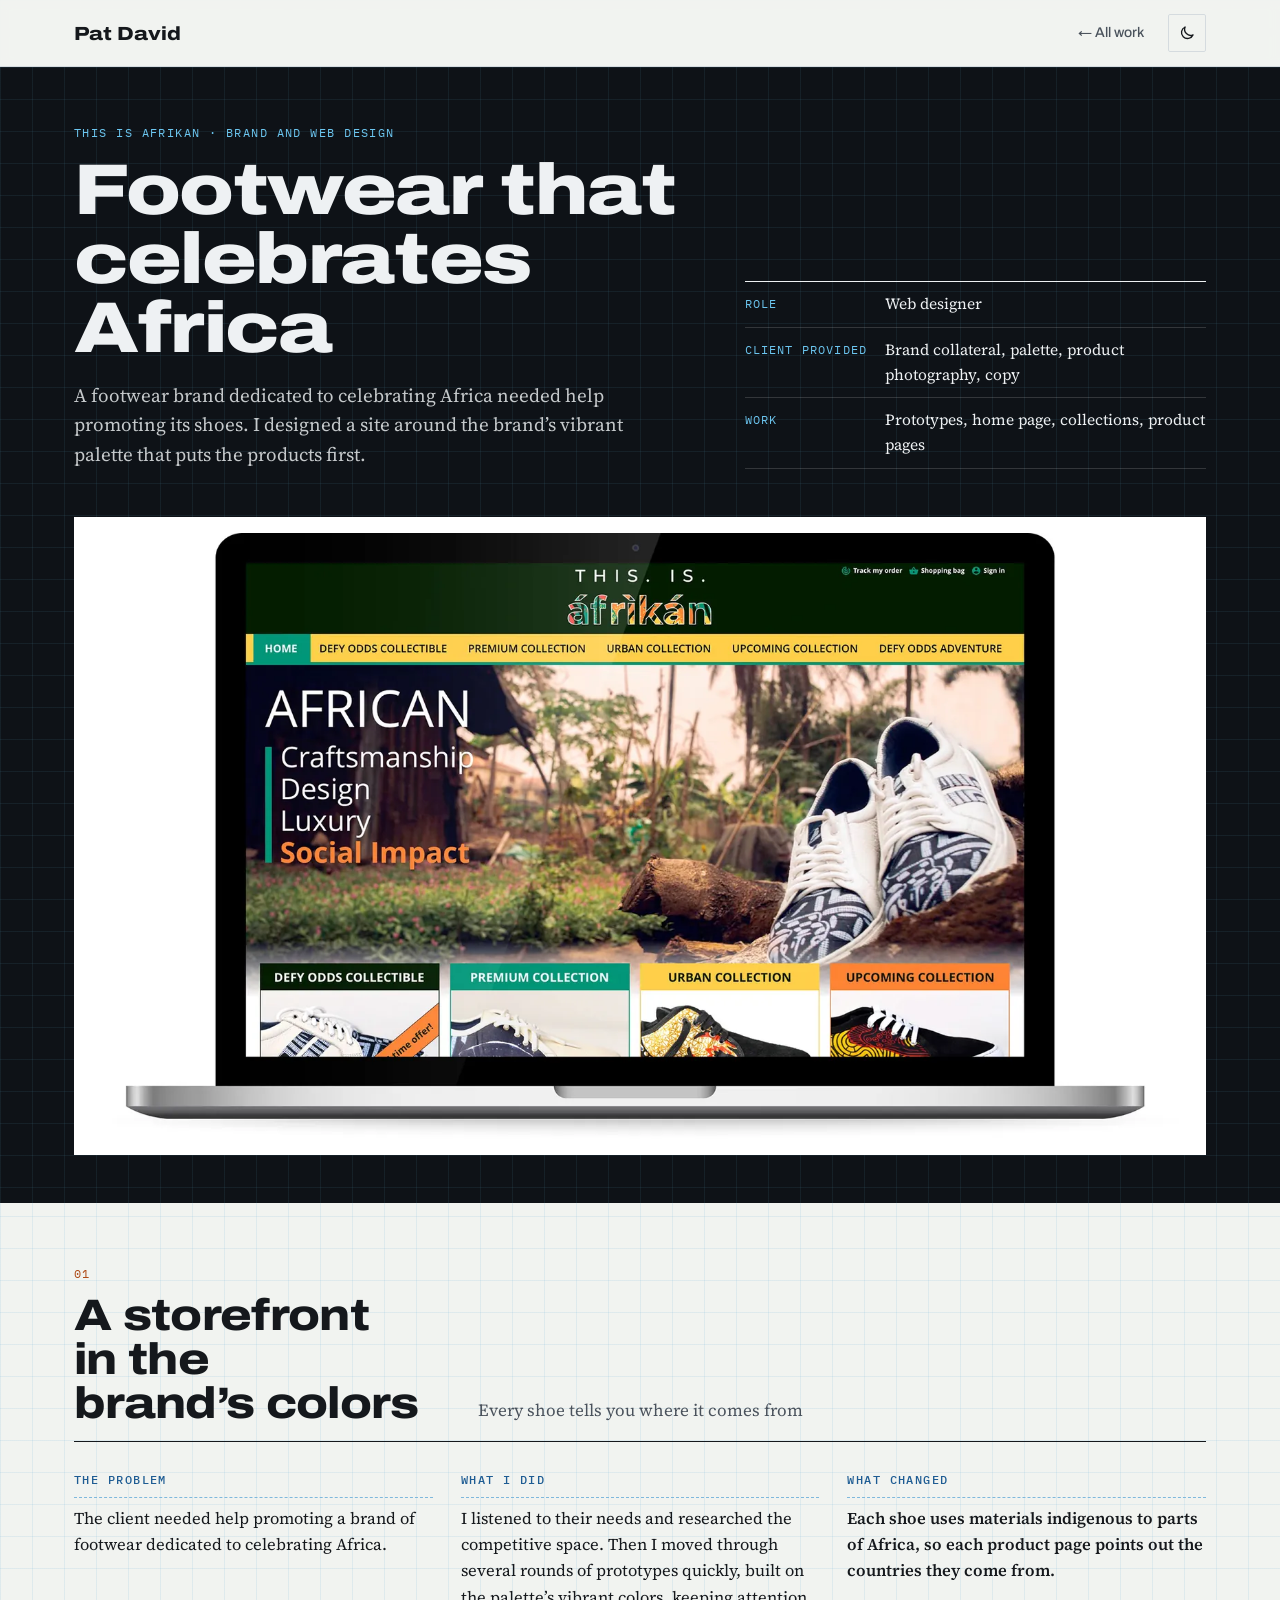
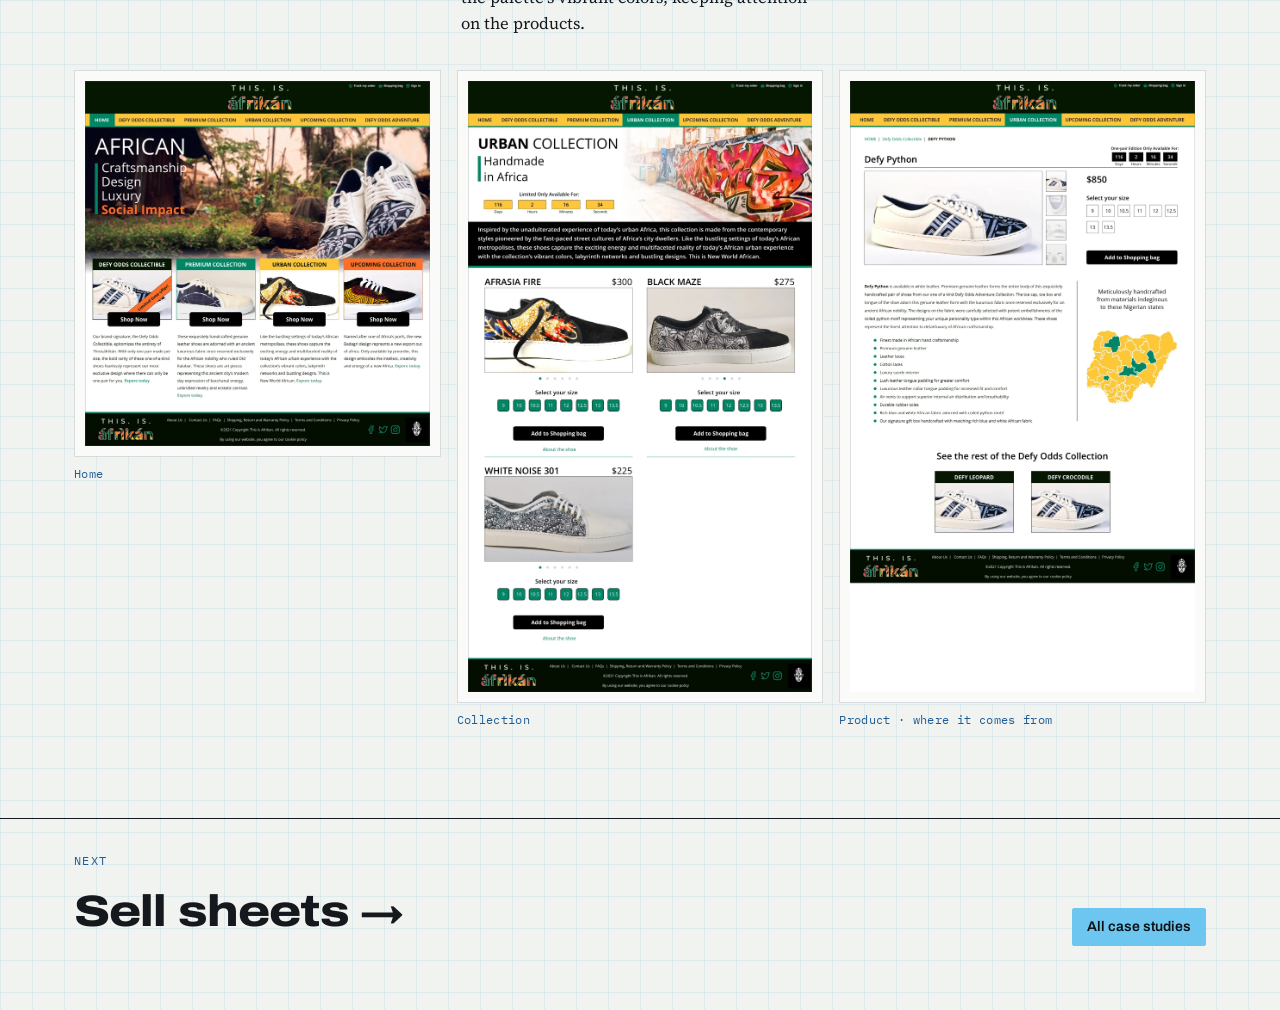
<file: case-afrikan.html>
<!doctype html>
<html lang="en">
<head>
<meta charset="utf-8">
<meta name="viewport" content="width=device-width,initial-scale=1,viewport-fit=cover">
<title>Footwear that celebrates Africa · Pat David</title>
<link rel="preconnect" href="https://fonts.googleapis.com">
<link rel="preconnect" href="https://fonts.gstatic.com" crossorigin>
<link rel="stylesheet" href="https://fonts.googleapis.com/css2?family=Archivo:wdth,wght@62..125,400..900&family=IBM+Plex+Mono:wght@400;500&family=Source+Serif+4:opsz,wght@8..60,400;8..60,600&display=swap">
<link rel="stylesheet" href="css/case.css">
<script>
(function(){var r=document.documentElement,k='pd-theme';
try{var t=localStorage.getItem(k);if(t==='light'||t==='dark')r.setAttribute('data-theme',t);}catch(e){}
function dark(){var t=r.getAttribute('data-theme');return t?t==='dark':matchMedia('(prefers-color-scheme: dark)').matches;}
function sync(){var b=document.getElementById('themeBtn');if(b)b.setAttribute('aria-label',dark()?'Switch to light mode':'Switch to dark mode');}
document.addEventListener('click',function(e){if(!e.target.closest||!e.target.closest('#themeBtn'))return;
  var t=dark()?'light':'dark';r.setAttribute('data-theme',t);try{localStorage.setItem(k,t);}catch(e){}sync();});
document.addEventListener('DOMContentLoaded',sync);sync();})();
</script>
</head>
<body>
<header><div class="wrap"><a class="mark" href="index.html">Pat David</a><a class="back" href="index.html#afrikan">← All work</a><button class="theme" id="themeBtn" type="button" aria-label="Switch theme"><svg class="moon" viewBox="0 0 24 24" width="18" height="18" aria-hidden="true"><path d="M20 14.5A8 8 0 0 1 9.5 4a8 8 0 1 0 10.5 10.5z" fill="none" stroke="currentColor" stroke-width="1.8" stroke-linejoin="round"/></svg><svg class="sun" viewBox="0 0 24 24" width="18" height="18" aria-hidden="true"><circle cx="12" cy="12" r="4.2" fill="none" stroke="currentColor" stroke-width="1.8"/><path d="M12 2.5v2.2M12 19.3v2.2M2.5 12h2.2M19.3 12h2.2M5.3 5.3l1.6 1.6M17.1 17.1l1.6 1.6M5.3 18.7l1.6-1.6M17.1 6.9l1.6-1.6" stroke="currentColor" stroke-width="1.8" stroke-linecap="round"/></svg></button></div></header>
<main>
<div class="top"><div class="wrap head">
  <div><div class="label">This is Afrikan · Brand and web design</div><h1>Footwear that celebrates Africa</h1><p>A footwear brand dedicated to celebrating Africa needed help promoting its shoes. I designed a site around the brand&rsquo;s vibrant palette that puts the products first.</p></div>
  <dl class="spec"><dt>Role</dt><dd>Web designer</dd><dt>Client provided</dt><dd>Brand collateral, palette, product photography, copy</dd><dt>Work</dt><dd>Prototypes, home page, collections, product pages</dd></dl>
</div><div class="wrap"><figure class="hero-shot"><img src="img/cases/afr-01.webp" alt="This is Afrikan site on a laptop"></figure></div></div>
<div class="wrap">
  
  <section class="part" id="site">
    <div class="part-head"><div><span class="n">01</span><h2>A storefront in the brand&rsquo;s colors</h2></div><p>Every shoe tells you where it comes from</p></div>
    <div class="story">
      <div><h3>The problem</h3><p>The client needed help promoting a brand of footwear dedicated to celebrating Africa.</p></div>
      <div><h3>What I did</h3><p>I listened to their needs and researched the competitive space. Then I moved through several rounds of prototypes quickly, built on the palette&rsquo;s vibrant colors, keeping attention on the products.</p></div>
      <div class="result"><h3>What changed</h3><p>Each shoe uses materials indigenous to parts of Africa, so each product page points out the countries they come from.</p></div>
    </div>
    <div class="gal"><figure class="s4"><button type="button" aria-label="Enlarge: Home page: craftsmanship, design, luxury, social impact"><img src="img/cases/afr-02.webp" alt="Home page: craftsmanship, design, luxury, social impact" loading="lazy"></button><figcaption>Home</figcaption></figure><figure class="s4"><button type="button" aria-label="Enlarge: Urban Collection product grid"><img src="img/cases/afr-03.webp" alt="Urban Collection product grid" loading="lazy"></button><figcaption>Collection</figcaption></figure><figure class="s4"><button type="button" aria-label="Enlarge: Product detail with a map of Africa"><img src="img/cases/afr-04.webp" alt="Product detail with a map of Africa" loading="lazy"></button><figcaption>Product · where it comes from</figcaption></figure></div>
  </section>
</div>
</main>
<nav class="next" aria-label="Next project"><div class="wrap">
  <a class="go" href="case-sellsheets.html"><div class="label">Next</div><h2>Sell sheets →</h2></a>
  <a class="btn" href="index.html#work">All case studies</a>
</div></nav>
<dialog id="lb" aria-label="Enlarged image"><button type="button" id="lbClose">Close ✕</button><img id="lbImg" alt=""><p id="lbCap"></p></dialog>
<script>
var lb=document.getElementById('lb'),li=document.getElementById('lbImg'),lc=document.getElementById('lbCap');
document.querySelectorAll('.gal button').forEach(function(b){b.addEventListener('click',function(){
  var i=b.querySelector('img');li.src=i.src;li.alt=i.alt;lc.textContent=i.alt;
  if(lb.showModal)lb.showModal();else window.open(i.src,'_blank','noopener');});});
document.getElementById('lbClose').addEventListener('click',function(){lb.close();});
lb.addEventListener('click',function(e){if(e.target===lb)lb.close();});
</script>
</body>
</html>
</file>
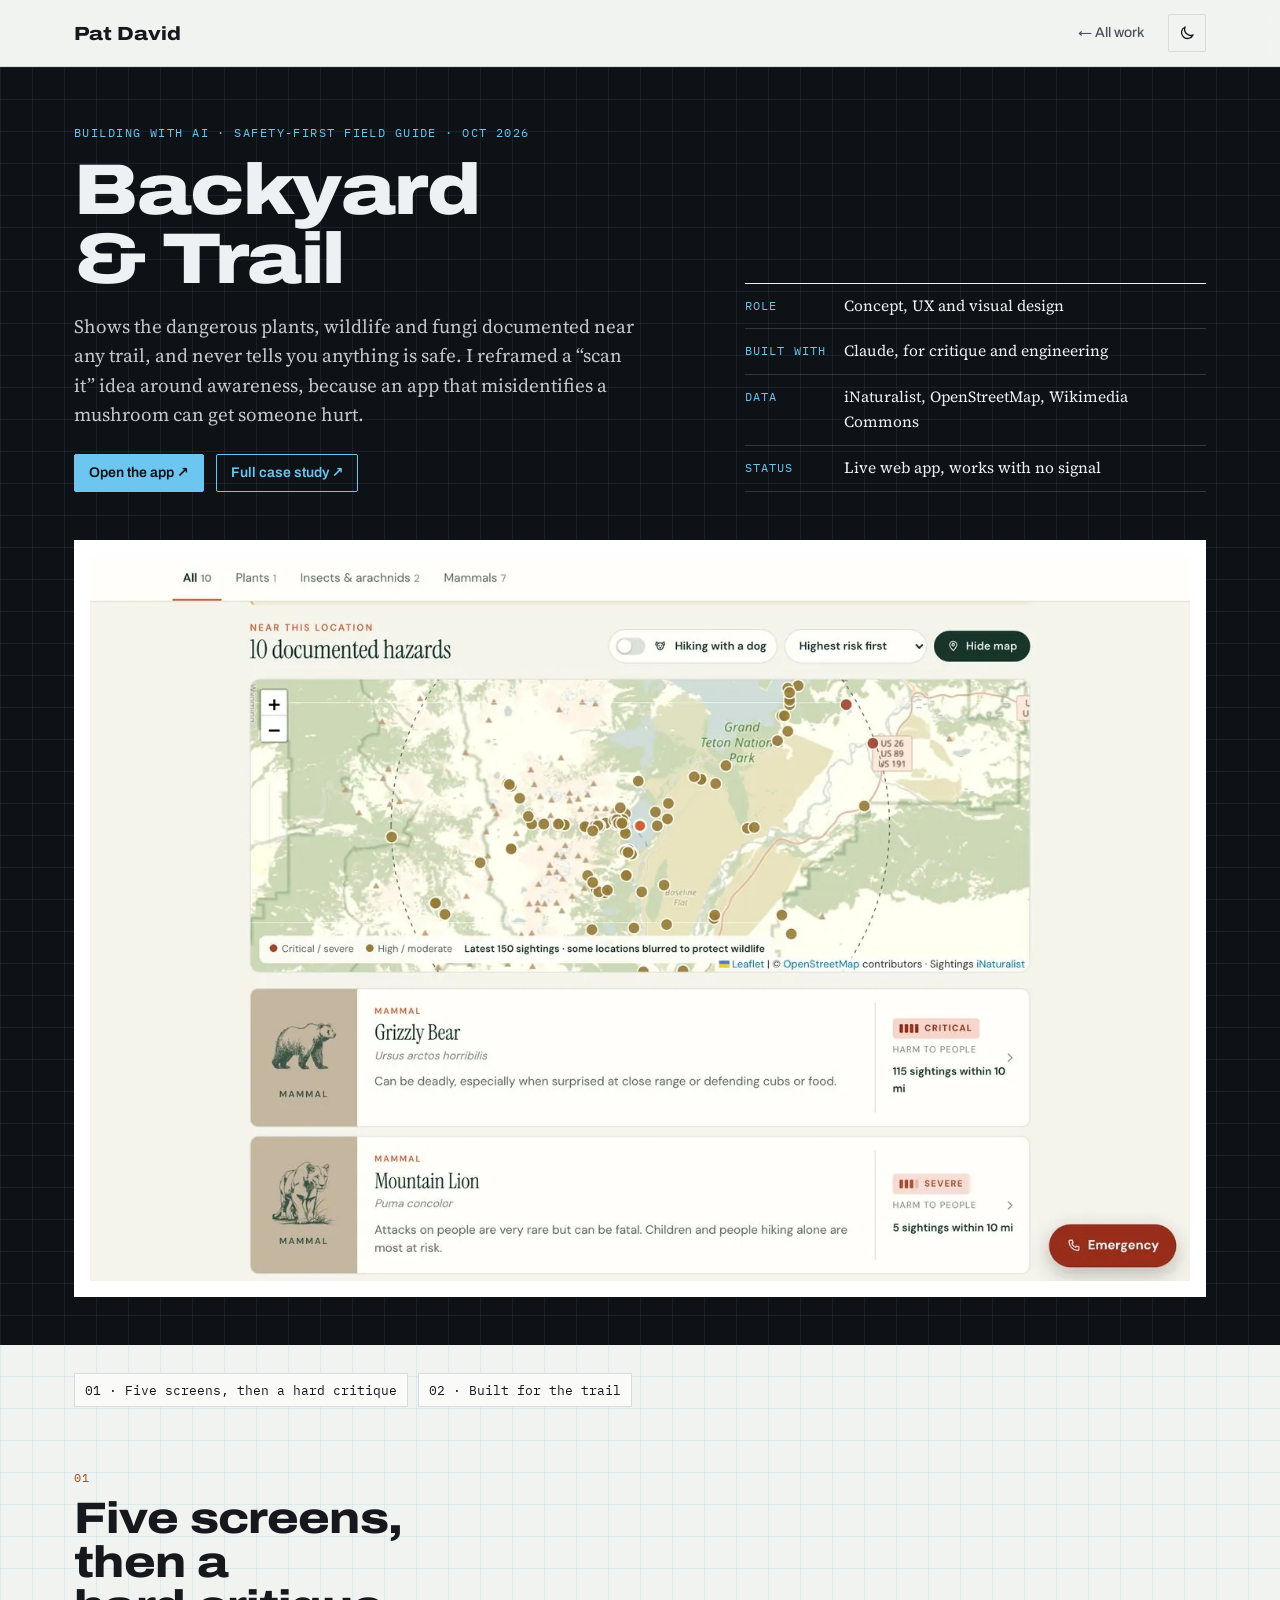
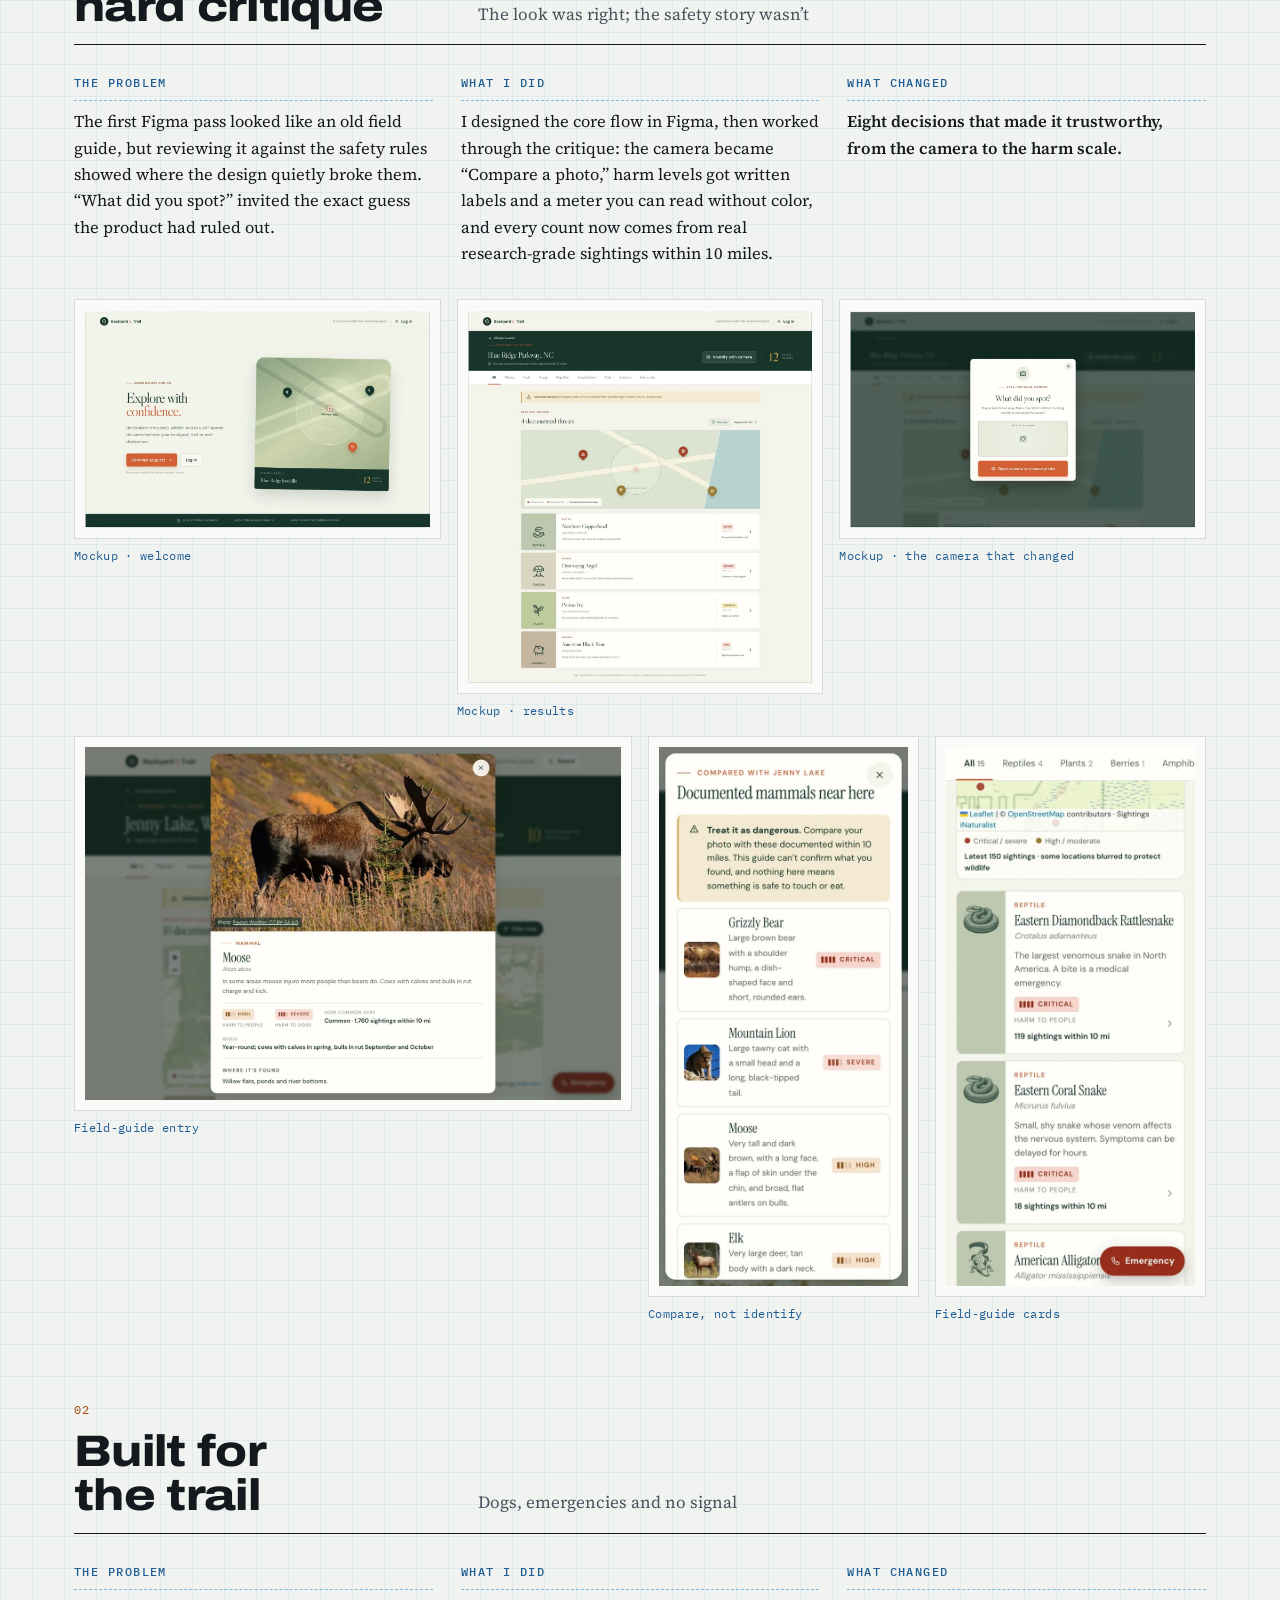
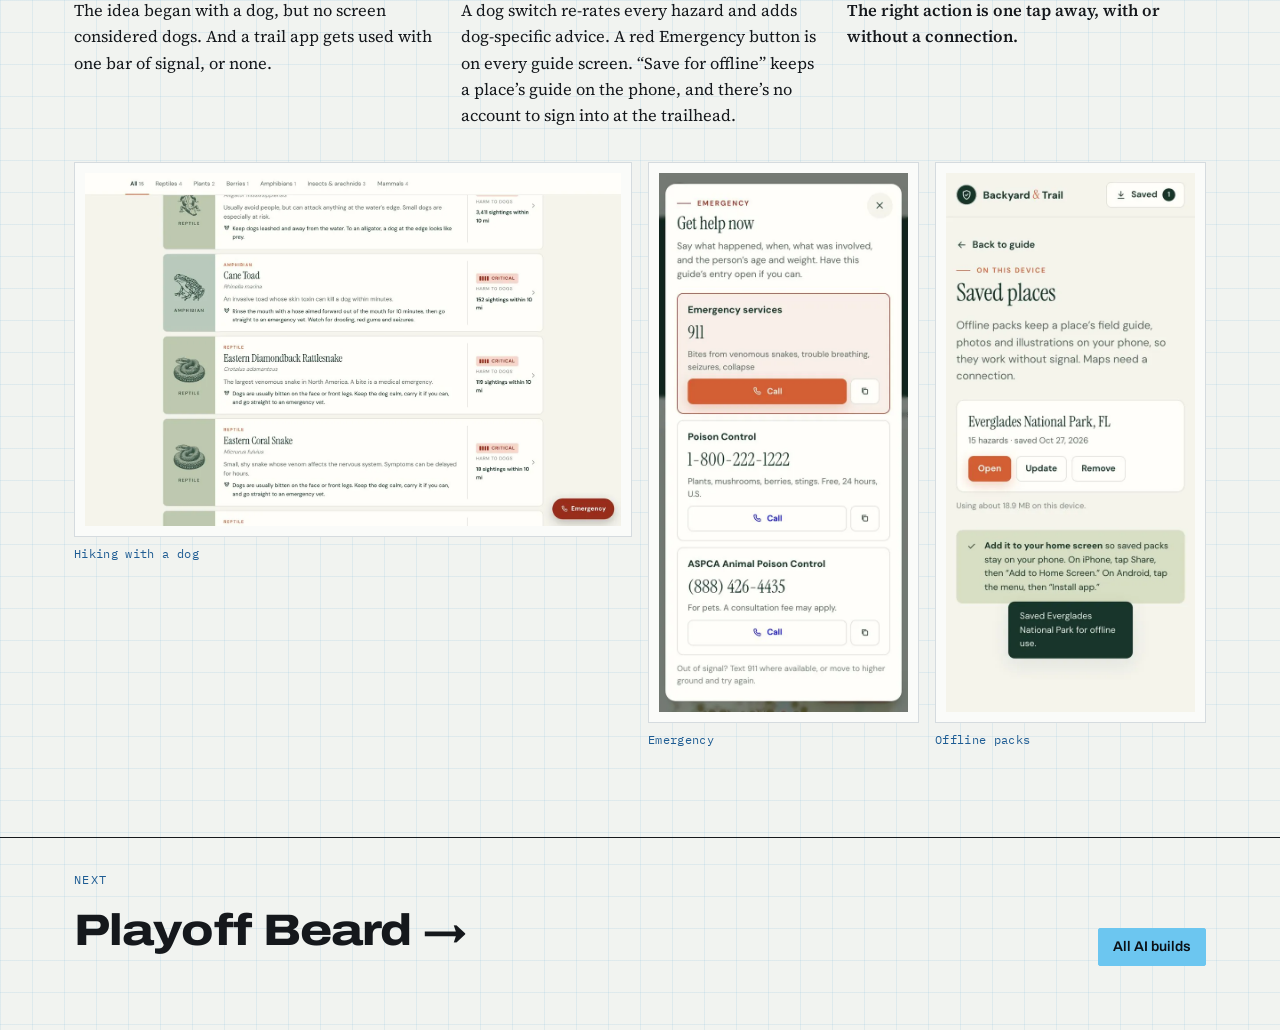
<file: case-backyard.html>
<!doctype html>
<html lang="en">
<head>
<meta charset="utf-8">
<meta name="viewport" content="width=device-width,initial-scale=1,viewport-fit=cover">
<title>Backyard &amp; Trail · Pat David</title>
<link rel="preconnect" href="https://fonts.googleapis.com">
<link rel="preconnect" href="https://fonts.gstatic.com" crossorigin>
<link rel="stylesheet" href="https://fonts.googleapis.com/css2?family=Archivo:wdth,wght@62..125,400..900&family=IBM+Plex+Mono:wght@400;500&family=Source+Serif+4:opsz,wght@8..60,400;8..60,600&display=swap">
<link rel="stylesheet" href="css/case.css">
<script>
(function(){var r=document.documentElement,k='pd-theme';
try{var t=localStorage.getItem(k);if(t==='light'||t==='dark')r.setAttribute('data-theme',t);}catch(e){}
function dark(){var t=r.getAttribute('data-theme');return t?t==='dark':matchMedia('(prefers-color-scheme: dark)').matches;}
function sync(){var b=document.getElementById('themeBtn');if(b)b.setAttribute('aria-label',dark()?'Switch to light mode':'Switch to dark mode');}
document.addEventListener('click',function(e){if(!e.target.closest||!e.target.closest('#themeBtn'))return;
  var t=dark()?'light':'dark';r.setAttribute('data-theme',t);try{localStorage.setItem(k,t);}catch(e){}sync();});
document.addEventListener('DOMContentLoaded',sync);sync();})();
</script>
</head>
<body>
<header><div class="wrap"><a class="mark" href="index.html">Pat David</a><a class="back" href="index.html#backyard">← All work</a><button class="theme" id="themeBtn" type="button" aria-label="Switch theme"><svg class="moon" viewBox="0 0 24 24" width="18" height="18" aria-hidden="true"><path d="M20 14.5A8 8 0 0 1 9.5 4a8 8 0 1 0 10.5 10.5z" fill="none" stroke="currentColor" stroke-width="1.8" stroke-linejoin="round"/></svg><svg class="sun" viewBox="0 0 24 24" width="18" height="18" aria-hidden="true"><circle cx="12" cy="12" r="4.2" fill="none" stroke="currentColor" stroke-width="1.8"/><path d="M12 2.5v2.2M12 19.3v2.2M2.5 12h2.2M19.3 12h2.2M5.3 5.3l1.6 1.6M17.1 17.1l1.6 1.6M5.3 18.7l1.6-1.6M17.1 6.9l1.6-1.6" stroke="currentColor" stroke-width="1.8" stroke-linecap="round"/></svg></button></div></header>
<main>
<div class="top"><div class="wrap head">
  <div><div class="label">Building with AI · Safety-first field guide · Oct 2026</div><h1>Backyard &amp; Trail</h1><p>Shows the dangerous plants, wildlife and fungi documented near any trail, and never tells you anything is safe. I reframed a &ldquo;scan it&rdquo; idea around awareness, because an app that misidentifies a mushroom can get someone hurt.</p><div class="links"><a class="btn" href="https://captbosh-glitch.github.io/backyard-trail/" target="_blank" rel="noopener">Open the app ↗</a><a class="btn ghost" href="https://captbosh-glitch.github.io/backyard-trail/case-study/" target="_blank" rel="noopener">Full case study ↗</a></div></div>
  <dl class="spec"><dt>Role</dt><dd>Concept, UX and visual design</dd><dt>Built with</dt><dd>Claude, for critique and engineering</dd><dt>Data</dt><dd>iNaturalist, OpenStreetMap, Wikimedia Commons</dd><dt>Status</dt><dd>Live web app, works with no signal</dd></dl>
</div><div class="wrap"><figure class="hero-shot"><img src="img/cases/by-guide.webp" alt="Regional guide for Jenny Lake with a sightings map and cards for grizzly bear and mountain lion"></figure></div></div>
<div class="wrap">
  <nav class="toc" aria-label="Projects in this case"><a href="#critique">01 · Five screens, then a hard critique</a><a href="#trail">02 · Built for the trail</a></nav>
  <section class="part" id="critique">
    <div class="part-head"><div><span class="n">01</span><h2>Five screens, then a hard critique</h2></div><p>The look was right; the safety story wasn&rsquo;t</p></div>
    <div class="story">
      <div><h3>The problem</h3><p>The first Figma pass looked like an old field guide, but reviewing it against the safety rules showed where the design quietly broke them. &ldquo;What did you spot?&rdquo; invited the exact guess the product had ruled out.</p></div>
      <div><h3>What I did</h3><p>I designed the core flow in Figma, then worked through the critique: the camera became &ldquo;Compare a photo,&rdquo; harm levels got written labels and a meter you can read without color, and every count now comes from real research-grade sightings within 10 miles.</p></div>
      <div class="result"><h3>What changed</h3><p>Eight decisions that made it trustworthy, from the camera to the harm scale.</p></div>
    </div>
    <div class="gal"><figure class="s4"><button type="button" aria-label="Enlarge: Figma mockup of the welcome screen"><img src="img/cases/by-mwel.webp" alt="Figma mockup of the welcome screen" loading="lazy"></button><figcaption>Mockup · welcome</figcaption></figure><figure class="s4"><button type="button" aria-label="Enlarge: Figma mockup of regional results"><img src="img/cases/by-mres.webp" alt="Figma mockup of regional results" loading="lazy"></button><figcaption>Mockup · results</figcaption></figure><figure class="s4"><button type="button" aria-label="Enlarge: Figma mockup of the What did you spot? camera dialog"><img src="img/cases/by-mcam.webp" alt="Figma mockup of the What did you spot? camera dialog" loading="lazy"></button><figcaption>Mockup · the camera that changed</figcaption></figure><figure class="s6"><button type="button" aria-label="Enlarge: Moose detail with harm levels for people and dogs"><img src="img/cases/by-det.webp" alt="Moose detail with harm levels for people and dogs" loading="lazy"></button><figcaption>Field-guide entry</figcaption></figure><figure class="s3"><button type="button" aria-label="Enlarge: Compare a photo on a phone, under a Treat it as dangerous banner"><img src="img/cases/by-p-cam.webp" alt="Compare a photo on a phone, under a Treat it as dangerous banner" loading="lazy"></button><figcaption>Compare, not identify</figcaption></figure><figure class="s3"><button type="button" aria-label="Enlarge: Result cards with engraved illustrations"><img src="img/cases/by-p-cards.webp" alt="Result cards with engraved illustrations" loading="lazy"></button><figcaption>Field-guide cards</figcaption></figure></div>
  </section>
  <section class="part" id="trail">
    <div class="part-head"><div><span class="n">02</span><h2>Built for the trail</h2></div><p>Dogs, emergencies and no signal</p></div>
    <div class="story">
      <div><h3>The problem</h3><p>The idea began with a dog, but no screen considered dogs. And a trail app gets used with one bar of signal, or none.</p></div>
      <div><h3>What I did</h3><p>A dog switch re-rates every hazard and adds dog-specific advice. A red Emergency button is on every guide screen. &ldquo;Save for offline&rdquo; keeps a place&rsquo;s guide on the phone, and there&rsquo;s no account to sign into at the trailhead.</p></div>
      <div class="result"><h3>What changed</h3><p>The right action is one tap away, with or without a connection.</p></div>
    </div>
    <div class="gal"><figure class="s6"><button type="button" aria-label="Enlarge: Everglades guide with Hiking with a dog turned on"><img src="img/cases/by-dog.webp" alt="Everglades guide with Hiking with a dog turned on" loading="lazy"></button><figcaption>Hiking with a dog</figcaption></figure><figure class="s3"><button type="button" aria-label="Enlarge: Emergency numbers on a phone"><img src="img/cases/by-p-sos.webp" alt="Emergency numbers on a phone" loading="lazy"></button><figcaption>Emergency</figcaption></figure><figure class="s3"><button type="button" aria-label="Enlarge: Saved places with an offline pack"><img src="img/cases/by-p-saved.webp" alt="Saved places with an offline pack" loading="lazy"></button><figcaption>Offline packs</figcaption></figure></div>
  </section>
</div>
</main>
<nav class="next" aria-label="Next project"><div class="wrap">
  <a class="go" href="case-playoff-beard.html"><div class="label">Next</div><h2>Playoff Beard →</h2></a>
  <a class="btn" href="index.html#ai">All AI builds</a>
</div></nav>
<dialog id="lb" aria-label="Enlarged image"><button type="button" id="lbClose">Close ✕</button><img id="lbImg" alt=""><p id="lbCap"></p></dialog>
<script>
var lb=document.getElementById('lb'),li=document.getElementById('lbImg'),lc=document.getElementById('lbCap');
document.querySelectorAll('.gal button').forEach(function(b){b.addEventListener('click',function(){
  var i=b.querySelector('img');li.src=i.src;li.alt=i.alt;lc.textContent=i.alt;
  if(lb.showModal)lb.showModal();else window.open(i.src,'_blank','noopener');});});
document.getElementById('lbClose').addEventListener('click',function(){lb.close();});
lb.addEventListener('click',function(e){if(e.target===lb)lb.close();});
</script>
</body>
</html>
</file>
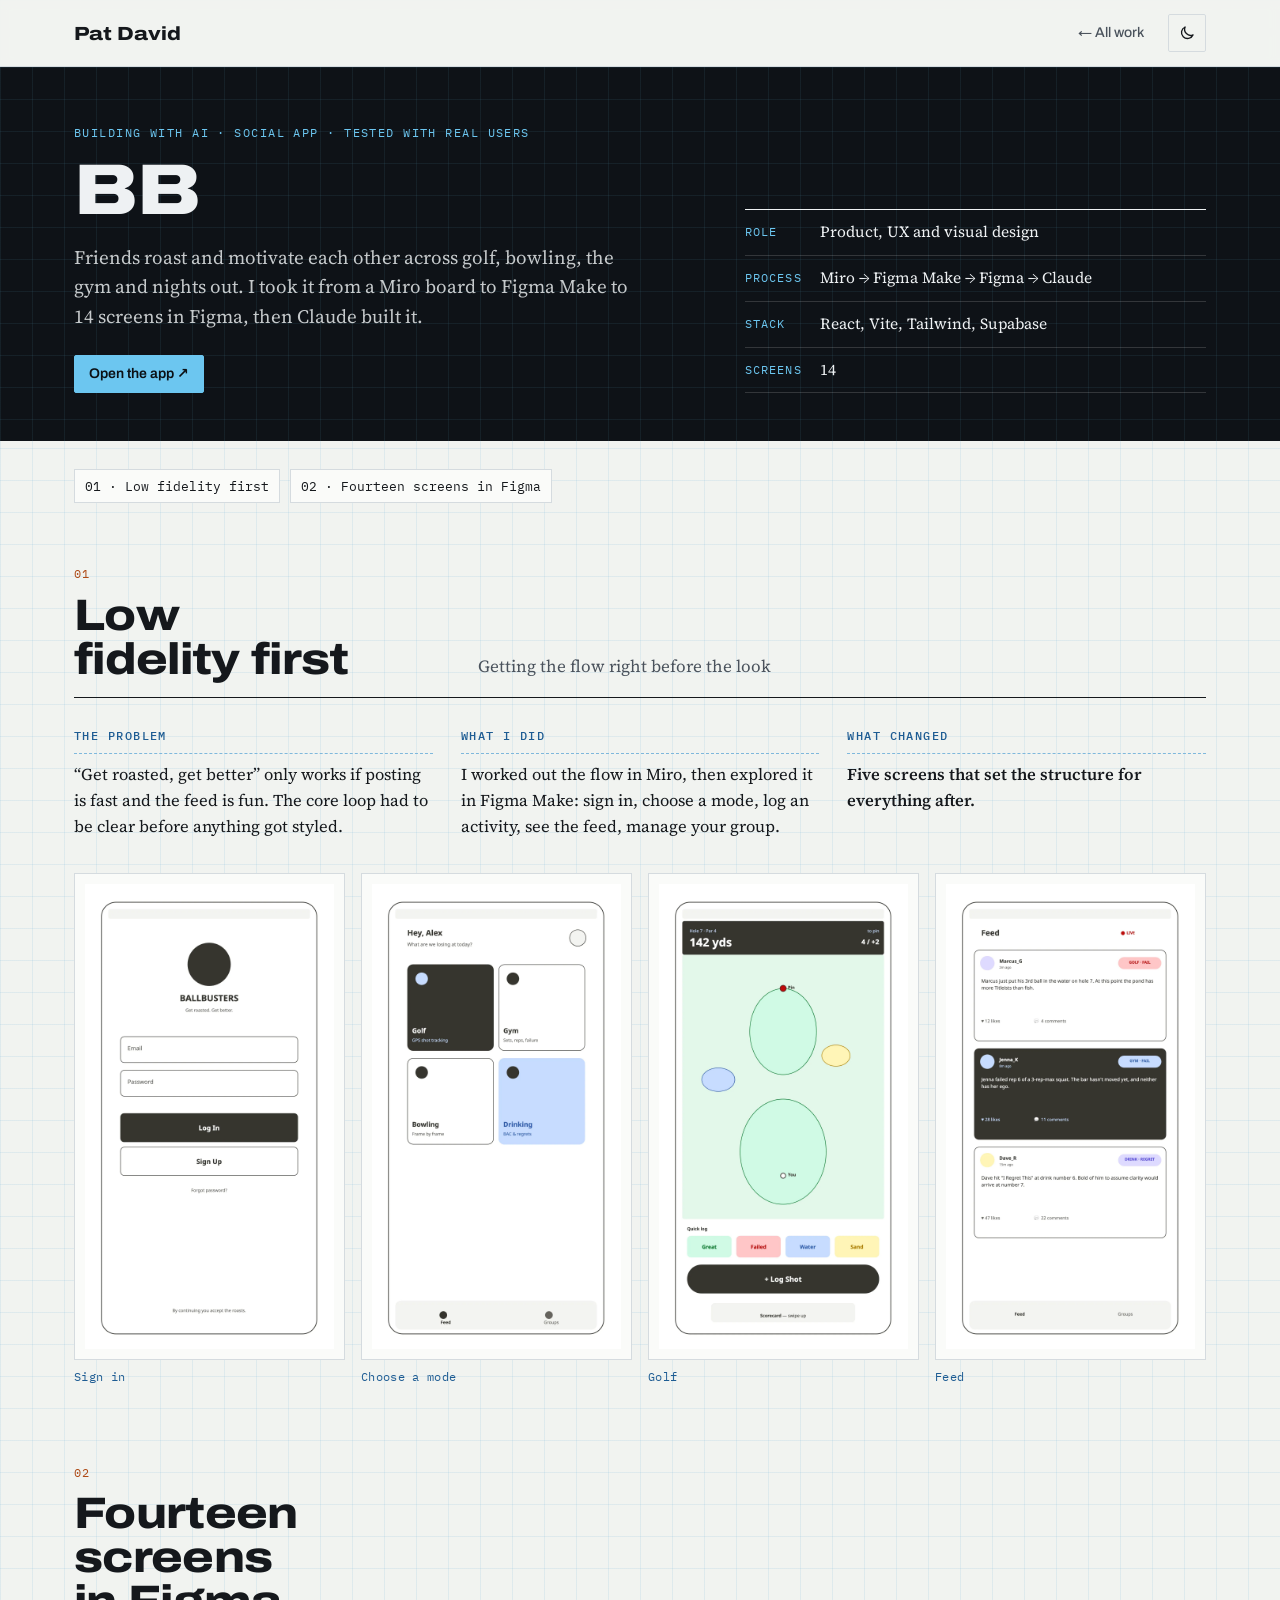
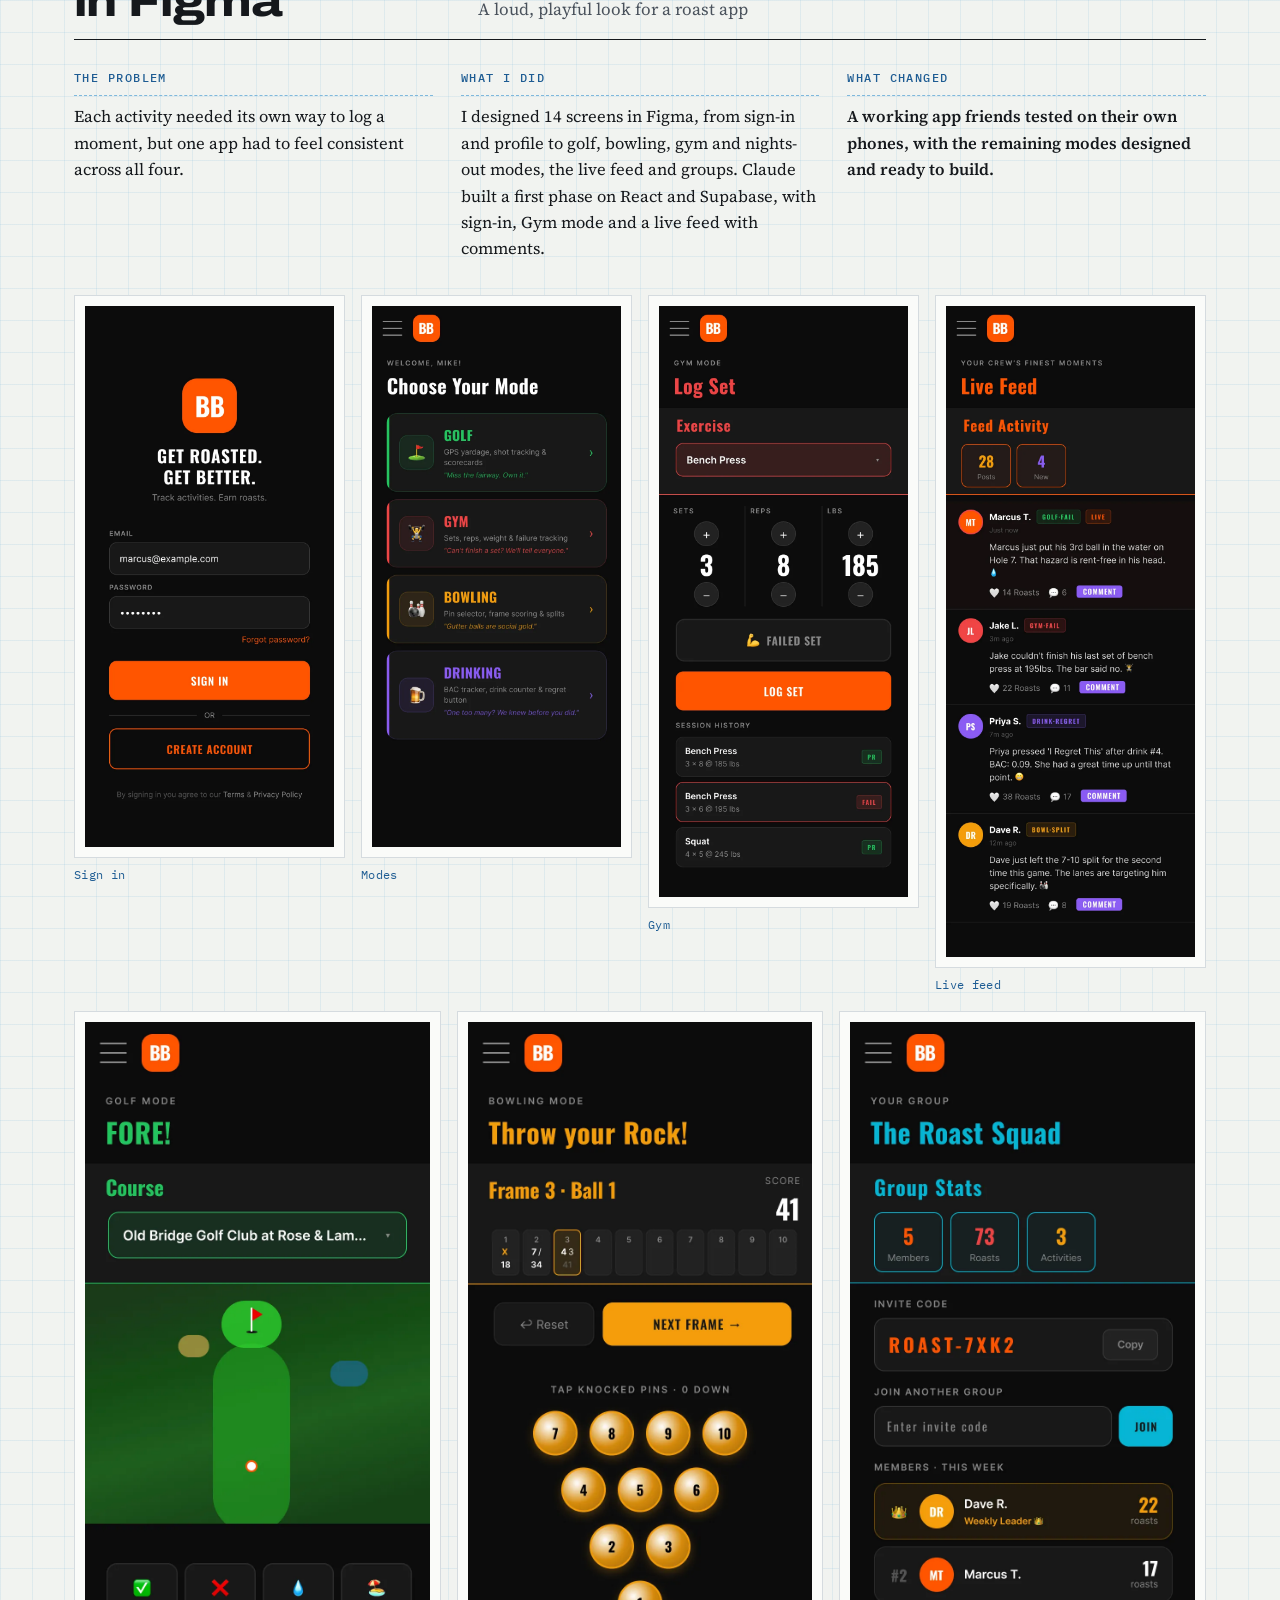
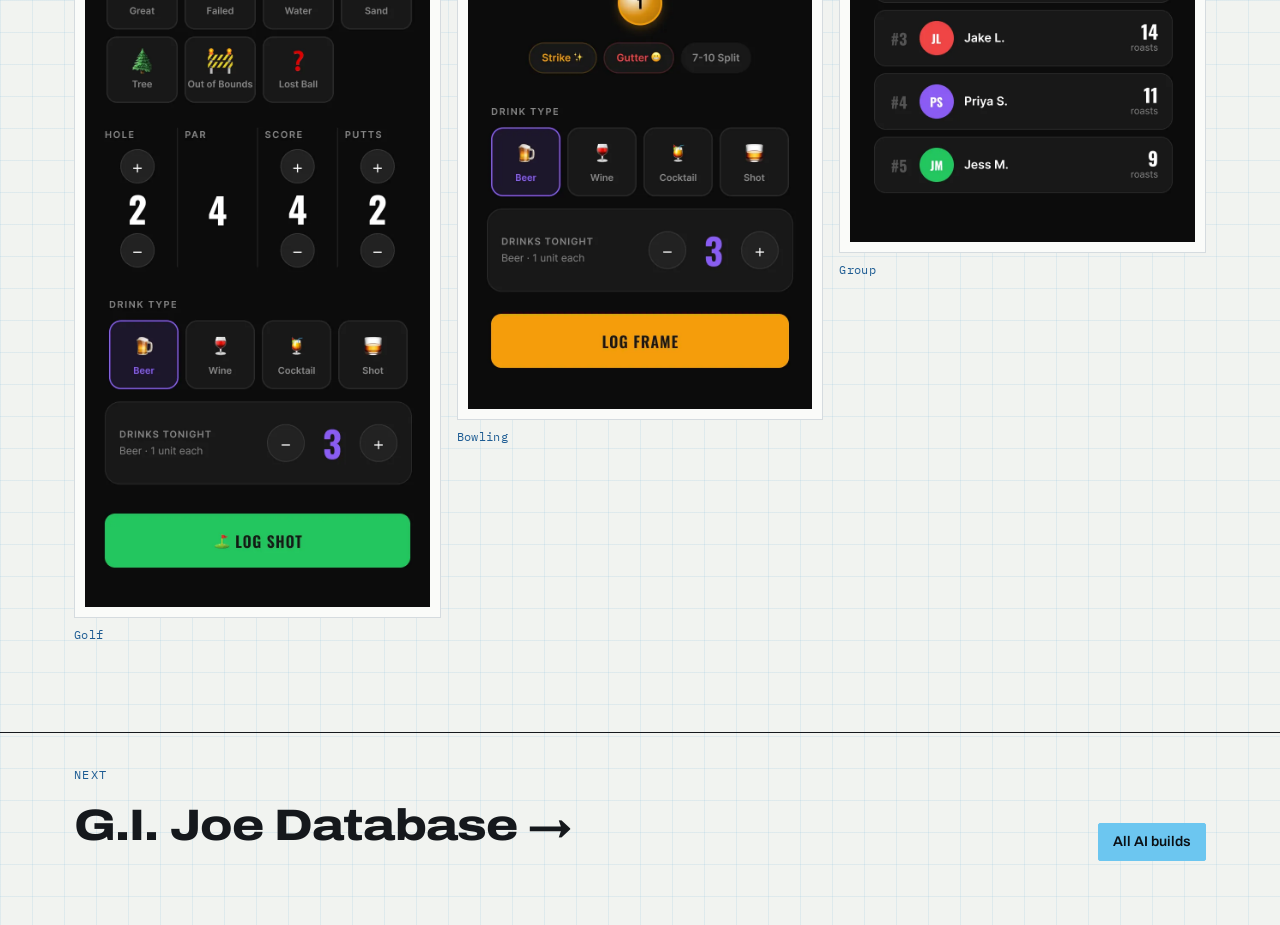
<file: case-bb.html>
<!doctype html>
<html lang="en">
<head>
<meta charset="utf-8">
<meta name="viewport" content="width=device-width,initial-scale=1,viewport-fit=cover">
<title>BB · Pat David</title>
<link rel="preconnect" href="https://fonts.googleapis.com">
<link rel="preconnect" href="https://fonts.gstatic.com" crossorigin>
<link rel="stylesheet" href="https://fonts.googleapis.com/css2?family=Archivo:wdth,wght@62..125,400..900&family=IBM+Plex+Mono:wght@400;500&family=Source+Serif+4:opsz,wght@8..60,400;8..60,600&display=swap">
<link rel="stylesheet" href="css/case.css">
<script>
(function(){var r=document.documentElement,k='pd-theme';
try{var t=localStorage.getItem(k);if(t==='light'||t==='dark')r.setAttribute('data-theme',t);}catch(e){}
function dark(){var t=r.getAttribute('data-theme');return t?t==='dark':matchMedia('(prefers-color-scheme: dark)').matches;}
function sync(){var b=document.getElementById('themeBtn');if(b)b.setAttribute('aria-label',dark()?'Switch to light mode':'Switch to dark mode');}
document.addEventListener('click',function(e){if(!e.target.closest||!e.target.closest('#themeBtn'))return;
  var t=dark()?'light':'dark';r.setAttribute('data-theme',t);try{localStorage.setItem(k,t);}catch(e){}sync();});
document.addEventListener('DOMContentLoaded',sync);sync();})();
</script>
</head>
<body>
<header><div class="wrap"><a class="mark" href="index.html">Pat David</a><a class="back" href="index.html#bb">← All work</a><button class="theme" id="themeBtn" type="button" aria-label="Switch theme"><svg class="moon" viewBox="0 0 24 24" width="18" height="18" aria-hidden="true"><path d="M20 14.5A8 8 0 0 1 9.5 4a8 8 0 1 0 10.5 10.5z" fill="none" stroke="currentColor" stroke-width="1.8" stroke-linejoin="round"/></svg><svg class="sun" viewBox="0 0 24 24" width="18" height="18" aria-hidden="true"><circle cx="12" cy="12" r="4.2" fill="none" stroke="currentColor" stroke-width="1.8"/><path d="M12 2.5v2.2M12 19.3v2.2M2.5 12h2.2M19.3 12h2.2M5.3 5.3l1.6 1.6M17.1 17.1l1.6 1.6M5.3 18.7l1.6-1.6M17.1 6.9l1.6-1.6" stroke="currentColor" stroke-width="1.8" stroke-linecap="round"/></svg></button></div></header>
<main>
<div class="top"><div class="wrap head">
  <div><div class="label">Building with AI · Social app · tested with real users</div><h1>BB</h1><p>Friends roast and motivate each other across golf, bowling, the gym and nights out. I took it from a Miro board to Figma Make to 14 screens in Figma, then Claude built it.</p><div class="links"><a class="btn" href="https://roast-app-snowy.vercel.app" target="_blank" rel="noopener">Open the app ↗</a></div></div>
  <dl class="spec"><dt>Role</dt><dd>Product, UX and visual design</dd><dt>Process</dt><dd>Miro → Figma Make → Figma → Claude</dd><dt>Stack</dt><dd>React, Vite, Tailwind, Supabase</dd><dt>Screens</dt><dd>14</dd></dl>
</div></div>
<div class="wrap">
  <nav class="toc" aria-label="Projects in this case"><a href="#lofi">01 · Low fidelity first</a><a href="#mockups">02 · Fourteen screens in Figma</a></nav>
  <section class="part" id="lofi">
    <div class="part-head"><div><span class="n">01</span><h2>Low fidelity first</h2></div><p>Getting the flow right before the look</p></div>
    <div class="story">
      <div><h3>The problem</h3><p>&ldquo;Get roasted, get better&rdquo; only works if posting is fast and the feed is fun. The core loop had to be clear before anything got styled.</p></div>
      <div><h3>What I did</h3><p>I worked out the flow in Miro, then explored it in Figma Make: sign in, choose a mode, log an activity, see the feed, manage your group.</p></div>
      <div class="result"><h3>What changed</h3><p>Five screens that set the structure for everything after.</p></div>
    </div>
    <div class="gal"><figure class="s3"><button type="button" aria-label="Enlarge: Low-fidelity sign-in"><img src="img/cases/bb-lo-login.webp" alt="Low-fidelity sign-in" loading="lazy"></button><figcaption>Sign in</figcaption></figure><figure class="s3"><button type="button" aria-label="Enlarge: Low-fidelity mode picker"><img src="img/cases/bb-lo-mode.webp" alt="Low-fidelity mode picker" loading="lazy"></button><figcaption>Choose a mode</figcaption></figure><figure class="s3"><button type="button" aria-label="Enlarge: Low-fidelity golf mode"><img src="img/cases/bb-lo-golf.webp" alt="Low-fidelity golf mode" loading="lazy"></button><figcaption>Golf</figcaption></figure><figure class="s3"><button type="button" aria-label="Enlarge: Low-fidelity feed"><img src="img/cases/bb-lo-feed.webp" alt="Low-fidelity feed" loading="lazy"></button><figcaption>Feed</figcaption></figure></div>
  </section>
  <section class="part" id="mockups">
    <div class="part-head"><div><span class="n">02</span><h2>Fourteen screens in Figma</h2></div><p>A loud, playful look for a roast app</p></div>
    <div class="story">
      <div><h3>The problem</h3><p>Each activity needed its own way to log a moment, but one app had to feel consistent across all four.</p></div>
      <div><h3>What I did</h3><p>I designed 14 screens in Figma, from sign-in and profile to golf, bowling, gym and nights-out modes, the live feed and groups. Claude built a first phase on React and Supabase, with sign-in, Gym mode and a live feed with comments.</p></div>
      <div class="result"><h3>What changed</h3><p>A working app friends tested on their own phones, with the remaining modes designed and ready to build.</p></div>
    </div>
    <div class="gal"><figure class="s3"><button type="button" aria-label="Enlarge: Sign-in screen: Get roasted. Get better."><img src="img/cases/bb-login.webp" alt="Sign-in screen: Get roasted. Get better." loading="lazy"></button><figcaption>Sign in</figcaption></figure><figure class="s3"><button type="button" aria-label="Enlarge: Choose your mode"><img src="img/cases/bb-mode.webp" alt="Choose your mode" loading="lazy"></button><figcaption>Modes</figcaption></figure><figure class="s3"><button type="button" aria-label="Enlarge: Gym mode"><img src="img/cases/bb-gym.webp" alt="Gym mode" loading="lazy"></button><figcaption>Gym</figcaption></figure><figure class="s3"><button type="button" aria-label="Enlarge: Live roast feed"><img src="img/cases/bb-feed.webp" alt="Live roast feed" loading="lazy"></button><figcaption>Live feed</figcaption></figure><figure class="s4"><button type="button" aria-label="Enlarge: Golf mode"><img src="img/cases/bb-golf.webp" alt="Golf mode" loading="lazy"></button><figcaption>Golf</figcaption></figure><figure class="s4"><button type="button" aria-label="Enlarge: Bowling mode"><img src="img/cases/bb-bowl.webp" alt="Bowling mode" loading="lazy"></button><figcaption>Bowling</figcaption></figure><figure class="s4"><button type="button" aria-label="Enlarge: Group screen"><img src="img/cases/bb-group.webp" alt="Group screen" loading="lazy"></button><figcaption>Group</figcaption></figure></div>
  </section>
</div>
</main>
<nav class="next" aria-label="Next project"><div class="wrap">
  <a class="go" href="case-gijoe.html"><div class="label">Next</div><h2>G.I. Joe Database →</h2></a>
  <a class="btn" href="index.html#ai">All AI builds</a>
</div></nav>
<dialog id="lb" aria-label="Enlarged image"><button type="button" id="lbClose">Close ✕</button><img id="lbImg" alt=""><p id="lbCap"></p></dialog>
<script>
var lb=document.getElementById('lb'),li=document.getElementById('lbImg'),lc=document.getElementById('lbCap');
document.querySelectorAll('.gal button').forEach(function(b){b.addEventListener('click',function(){
  var i=b.querySelector('img');li.src=i.src;li.alt=i.alt;lc.textContent=i.alt;
  if(lb.showModal)lb.showModal();else window.open(i.src,'_blank','noopener');});});
document.getElementById('lbClose').addEventListener('click',function(){lb.close();});
lb.addEventListener('click',function(e){if(e.target===lb)lb.close();});
</script>
</body>
</html>
</file>
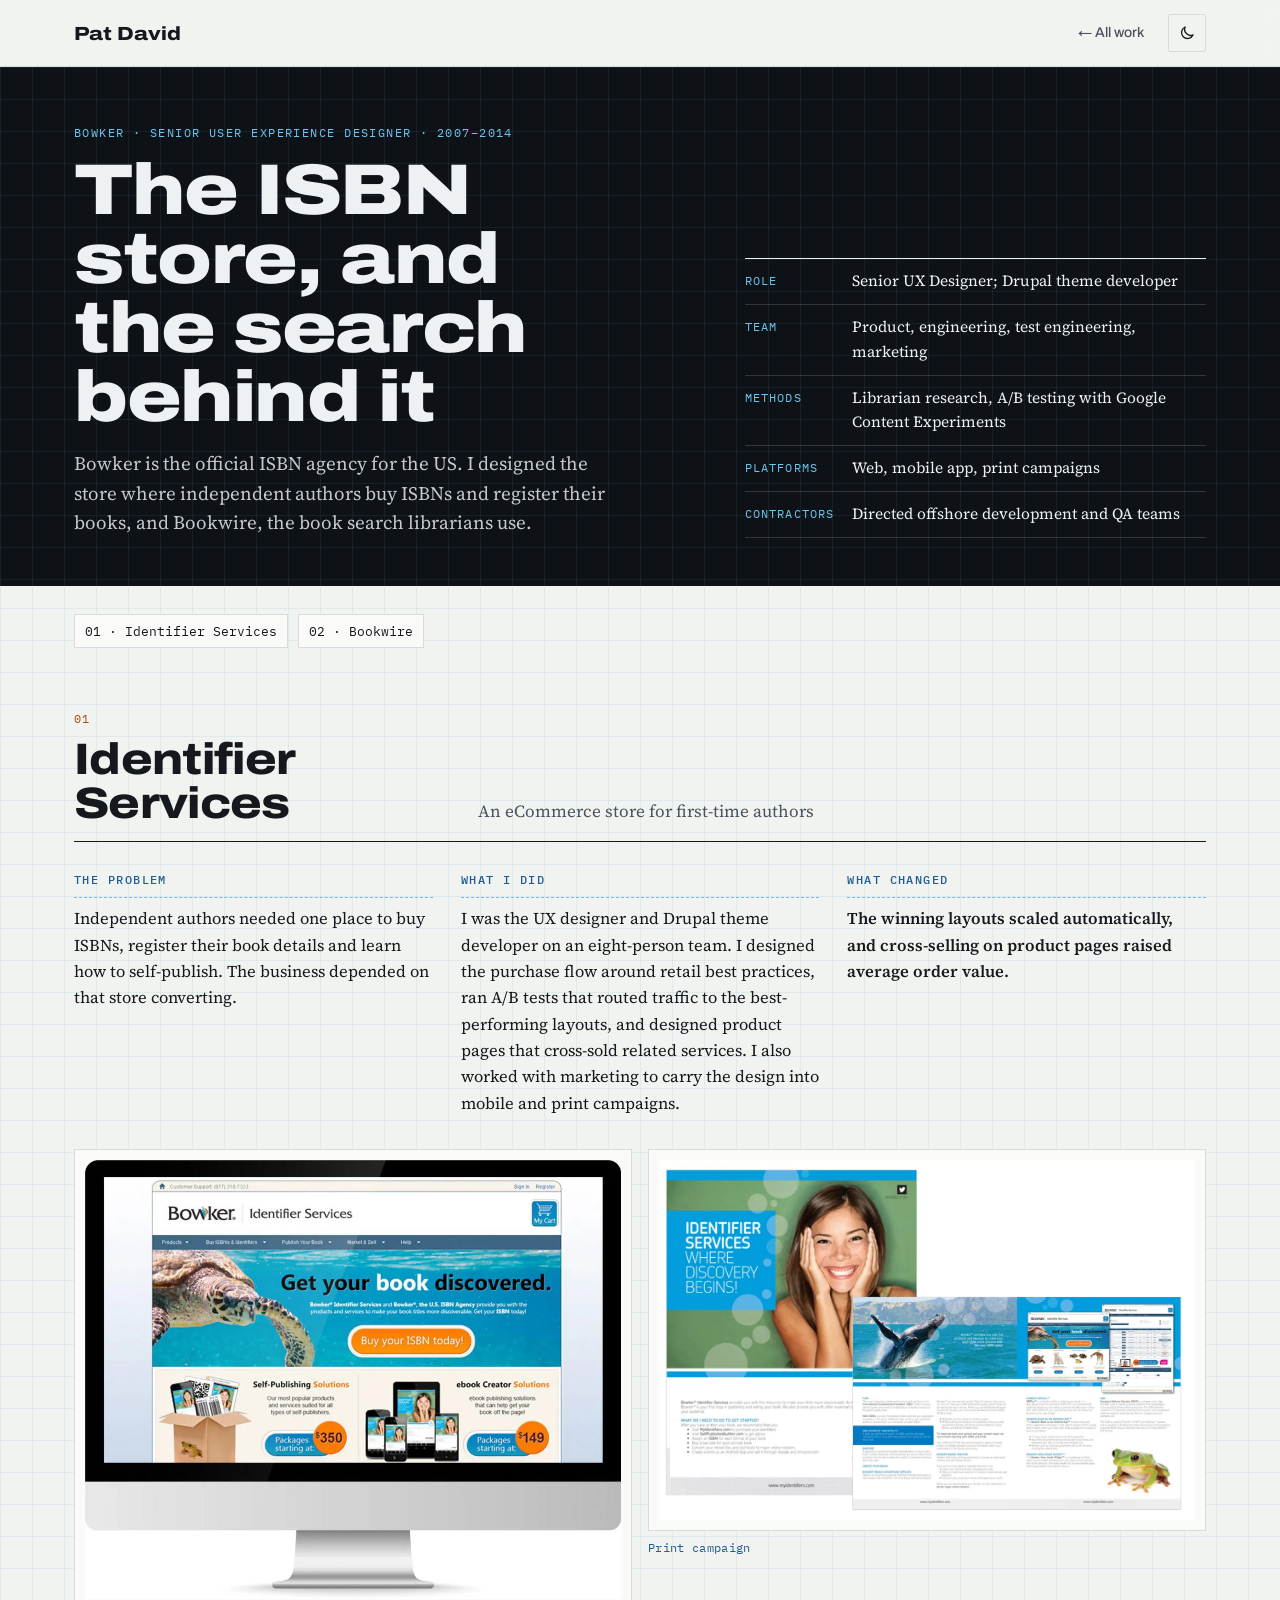
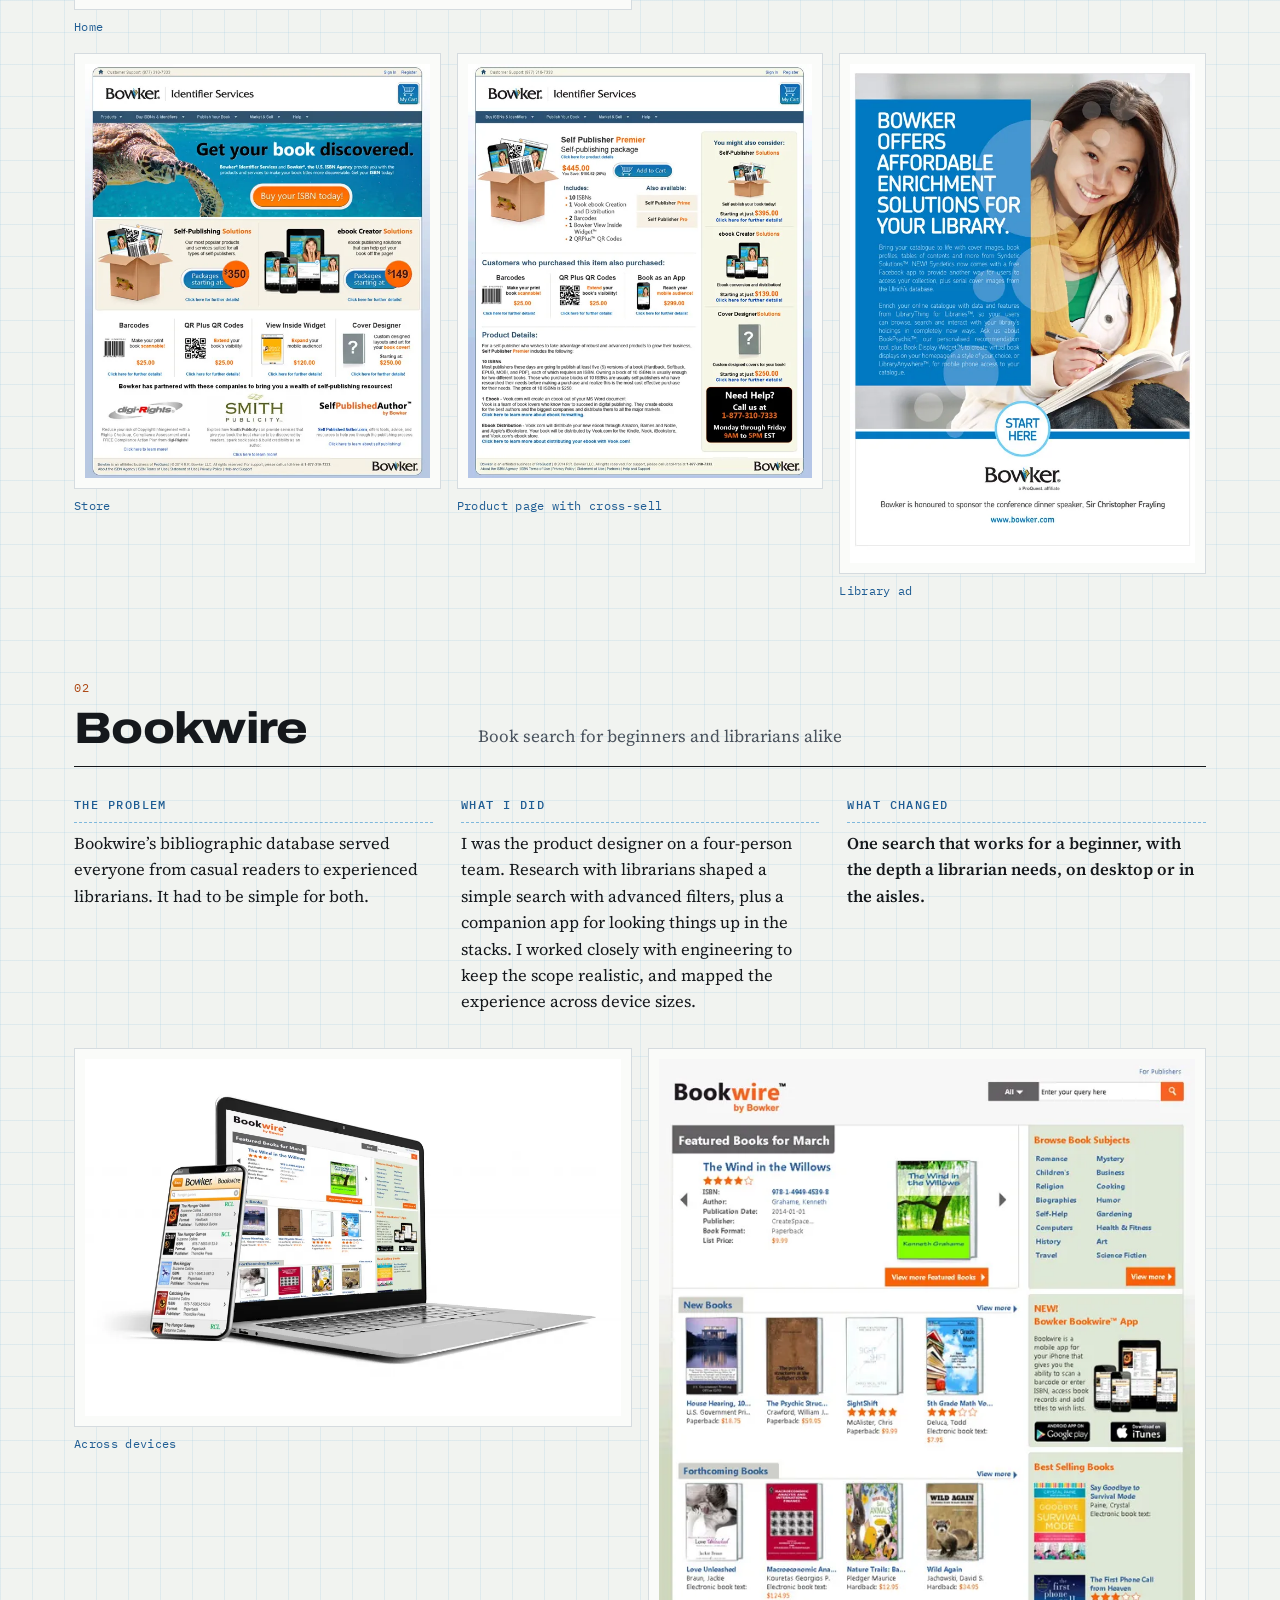
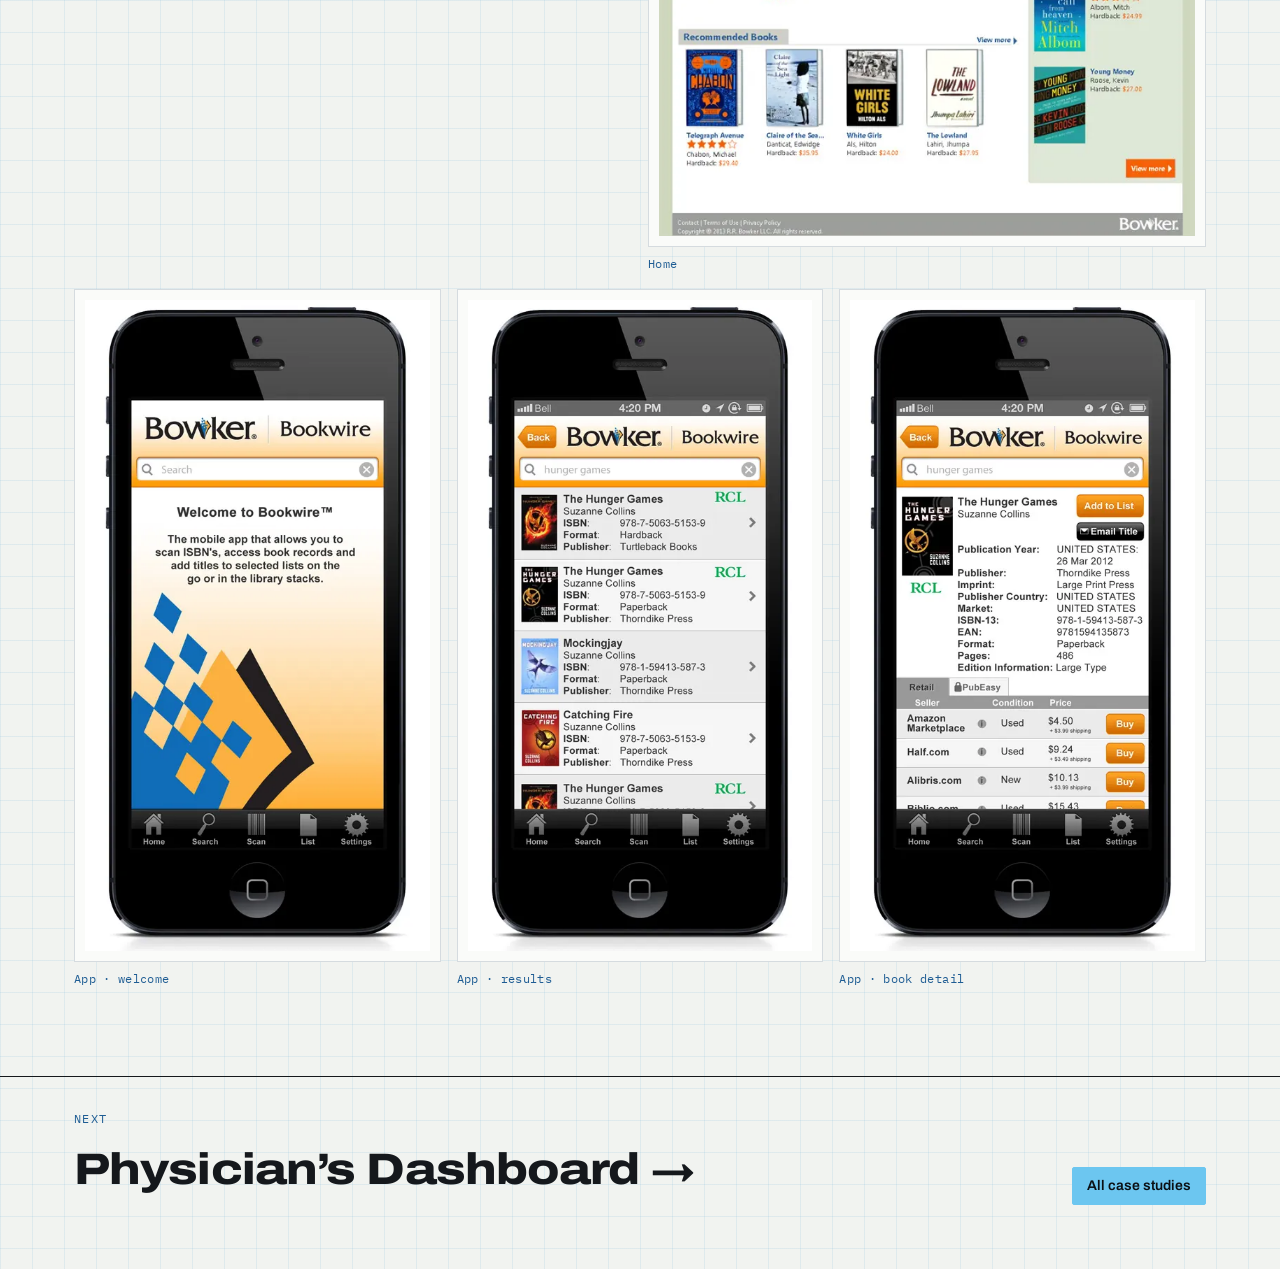
<file: case-bowker.html>
<!doctype html>
<html lang="en">
<head>
<meta charset="utf-8">
<meta name="viewport" content="width=device-width,initial-scale=1,viewport-fit=cover">
<title>The ISBN store, and the search behind it · Pat David</title>
<link rel="preconnect" href="https://fonts.googleapis.com">
<link rel="preconnect" href="https://fonts.gstatic.com" crossorigin>
<link rel="stylesheet" href="https://fonts.googleapis.com/css2?family=Archivo:wdth,wght@62..125,400..900&family=IBM+Plex+Mono:wght@400;500&family=Source+Serif+4:opsz,wght@8..60,400;8..60,600&display=swap">
<link rel="stylesheet" href="css/case.css">
<script>
(function(){var r=document.documentElement,k='pd-theme';
try{var t=localStorage.getItem(k);if(t==='light'||t==='dark')r.setAttribute('data-theme',t);}catch(e){}
function dark(){var t=r.getAttribute('data-theme');return t?t==='dark':matchMedia('(prefers-color-scheme: dark)').matches;}
function sync(){var b=document.getElementById('themeBtn');if(b)b.setAttribute('aria-label',dark()?'Switch to light mode':'Switch to dark mode');}
document.addEventListener('click',function(e){if(!e.target.closest||!e.target.closest('#themeBtn'))return;
  var t=dark()?'light':'dark';r.setAttribute('data-theme',t);try{localStorage.setItem(k,t);}catch(e){}sync();});
document.addEventListener('DOMContentLoaded',sync);sync();})();
</script>
</head>
<body>
<header><div class="wrap"><a class="mark" href="index.html">Pat David</a><a class="back" href="index.html#bowker">← All work</a><button class="theme" id="themeBtn" type="button" aria-label="Switch theme"><svg class="moon" viewBox="0 0 24 24" width="18" height="18" aria-hidden="true"><path d="M20 14.5A8 8 0 0 1 9.5 4a8 8 0 1 0 10.5 10.5z" fill="none" stroke="currentColor" stroke-width="1.8" stroke-linejoin="round"/></svg><svg class="sun" viewBox="0 0 24 24" width="18" height="18" aria-hidden="true"><circle cx="12" cy="12" r="4.2" fill="none" stroke="currentColor" stroke-width="1.8"/><path d="M12 2.5v2.2M12 19.3v2.2M2.5 12h2.2M19.3 12h2.2M5.3 5.3l1.6 1.6M17.1 17.1l1.6 1.6M5.3 18.7l1.6-1.6M17.1 6.9l1.6-1.6" stroke="currentColor" stroke-width="1.8" stroke-linecap="round"/></svg></button></div></header>
<main>
<div class="top"><div class="wrap head">
  <div><div class="label">Bowker · Senior User Experience Designer · 2007–2014</div><h1>The ISBN store, and the search behind it</h1><p>Bowker is the official ISBN agency for the US. I designed the store where independent authors buy ISBNs and register their books, and Bookwire, the book search librarians use.</p></div>
  <dl class="spec"><dt>Role</dt><dd>Senior UX Designer; Drupal theme developer</dd><dt>Team</dt><dd>Product, engineering, test engineering, marketing</dd><dt>Methods</dt><dd>Librarian research, A/B testing with Google Content Experiments</dd><dt>Platforms</dt><dd>Web, mobile app, print campaigns</dd><dt>Contractors</dt><dd>Directed offshore development and QA teams</dd></dl>
</div></div>
<div class="wrap">
  <nav class="toc" aria-label="Projects in this case"><a href="#identifier">01 · Identifier Services</a><a href="#bookwire">02 · Bookwire</a></nav>
  <section class="part" id="identifier">
    <div class="part-head"><div><span class="n">01</span><h2>Identifier Services</h2></div><p>An eCommerce store for first-time authors</p></div>
    <div class="story">
      <div><h3>The problem</h3><p>Independent authors needed one place to buy ISBNs, register their book details and learn how to self-publish. The business depended on that store converting.</p></div>
      <div><h3>What I did</h3><p>I was the UX designer and Drupal theme developer on an eight-person team. I designed the purchase flow around retail best practices, ran A/B tests that routed traffic to the best-performing layouts, and designed product pages that cross-sold related services. I also worked with marketing to carry the design into mobile and print campaigns.</p></div>
      <div class="result"><h3>What changed</h3><p>The winning layouts scaled automatically, and cross-selling on product pages raised average order value.</p></div>
    </div>
    <div class="gal"><figure class="s6"><button type="button" aria-label="Enlarge: Identifier Services home page on a desktop monitor"><img src="img/cases/bw-01.webp" alt="Identifier Services home page on a desktop monitor" loading="lazy"></button><figcaption>Home</figcaption></figure><figure class="s6"><button type="button" aria-label="Enlarge: Identifier Services print brochure spread"><img src="img/cases/bw-05.webp" alt="Identifier Services print brochure spread" loading="lazy"></button><figcaption>Print campaign</figcaption></figure><figure class="s4"><button type="button" aria-label="Enlarge: Storefront home page with ISBN packages"><img src="img/cases/bw-02.webp" alt="Storefront home page with ISBN packages" loading="lazy"></button><figcaption>Store</figcaption></figure><figure class="s4"><button type="button" aria-label="Enlarge: ISBN product page with related services"><img src="img/cases/bw-04.webp" alt="ISBN product page with related services" loading="lazy"></button><figcaption>Product page with cross-sell</figcaption></figure><figure class="s4"><button type="button" aria-label="Enlarge: Bowker enrichment ad for libraries"><img src="img/cases/bw-09.webp" alt="Bowker enrichment ad for libraries" loading="lazy"></button><figcaption>Library ad</figcaption></figure></div>
  </section>
  <section class="part" id="bookwire">
    <div class="part-head"><div><span class="n">02</span><h2>Bookwire</h2></div><p>Book search for beginners and librarians alike</p></div>
    <div class="story">
      <div><h3>The problem</h3><p>Bookwire&rsquo;s bibliographic database served everyone from casual readers to experienced librarians. It had to be simple for both.</p></div>
      <div><h3>What I did</h3><p>I was the product designer on a four-person team. Research with librarians shaped a simple search with advanced filters, plus a companion app for looking things up in the stacks. I worked closely with engineering to keep the scope realistic, and mapped the experience across device sizes.</p></div>
      <div class="result"><h3>What changed</h3><p>One search that works for a beginner, with the depth a librarian needs, on desktop or in the aisles.</p></div>
    </div>
    <div class="gal"><figure class="s6"><button type="button" aria-label="Enlarge: Bookwire on phone, tablet and laptop"><img src="img/cases/bw-11.webp" alt="Bookwire on phone, tablet and laptop" loading="lazy"></button><figcaption>Across devices</figcaption></figure><figure class="s6"><button type="button" aria-label="Enlarge: Bookwire home page with featured books"><img src="img/cases/bw-12.webp" alt="Bookwire home page with featured books" loading="lazy"></button><figcaption>Home</figcaption></figure><figure class="s4"><button type="button" aria-label="Enlarge: Bookwire app welcome screen"><img src="img/cases/bw-15.webp" alt="Bookwire app welcome screen" loading="lazy"></button><figcaption>App · welcome</figcaption></figure><figure class="s4"><button type="button" aria-label="Enlarge: Bookwire app search results"><img src="img/cases/bw-16.webp" alt="Bookwire app search results" loading="lazy"></button><figcaption>App · results</figcaption></figure><figure class="s4"><button type="button" aria-label="Enlarge: Bookwire app book detail"><img src="img/cases/bw-17.webp" alt="Bookwire app book detail" loading="lazy"></button><figcaption>App · book detail</figcaption></figure></div>
  </section>
</div>
</main>
<nav class="next" aria-label="Next project"><div class="wrap">
  <a class="go" href="case-physicians.html"><div class="label">Next</div><h2>Physician&rsquo;s Dashboard →</h2></a>
  <a class="btn" href="index.html#work">All case studies</a>
</div></nav>
<dialog id="lb" aria-label="Enlarged image"><button type="button" id="lbClose">Close ✕</button><img id="lbImg" alt=""><p id="lbCap"></p></dialog>
<script>
var lb=document.getElementById('lb'),li=document.getElementById('lbImg'),lc=document.getElementById('lbCap');
document.querySelectorAll('.gal button').forEach(function(b){b.addEventListener('click',function(){
  var i=b.querySelector('img');li.src=i.src;li.alt=i.alt;lc.textContent=i.alt;
  if(lb.showModal)lb.showModal();else window.open(i.src,'_blank','noopener');});});
document.getElementById('lbClose').addEventListener('click',function(){lb.close();});
lb.addEventListener('click',function(e){if(e.target===lb)lb.close();});
</script>
</body>
</html>
</file>
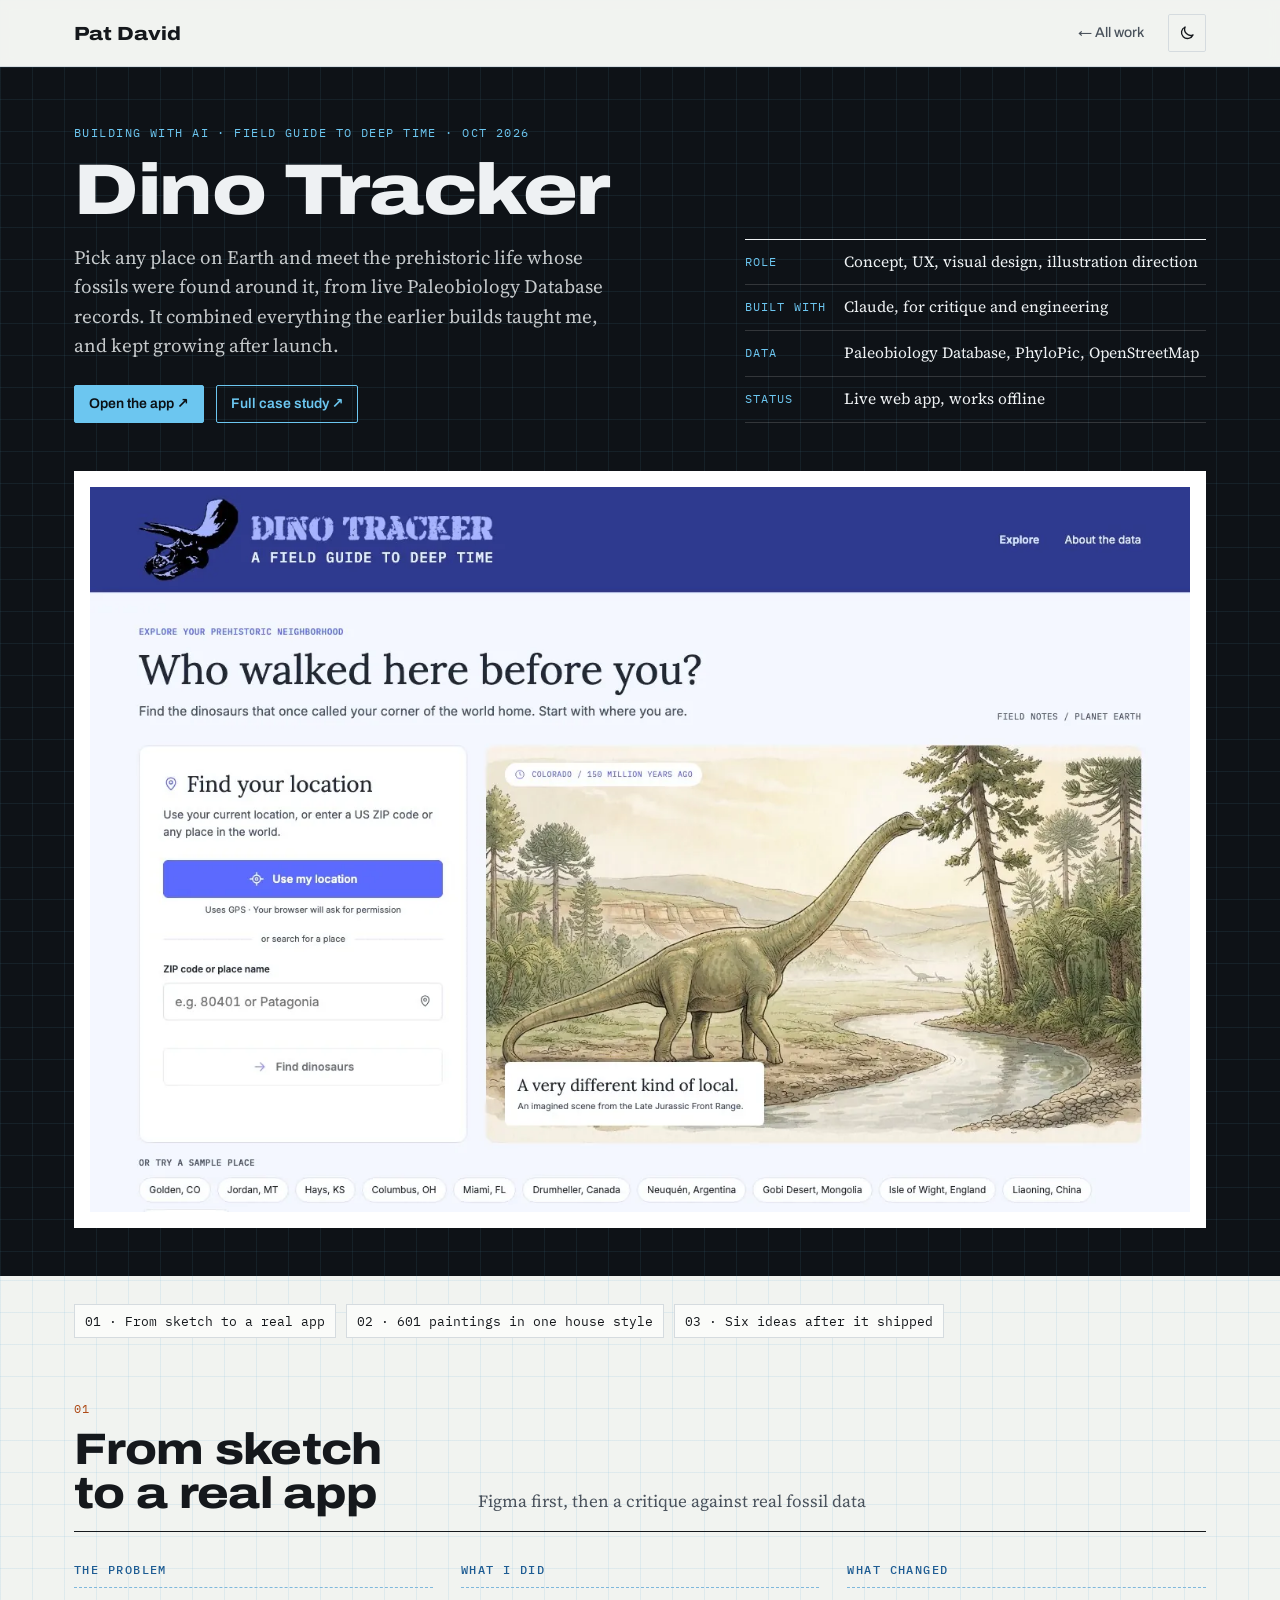
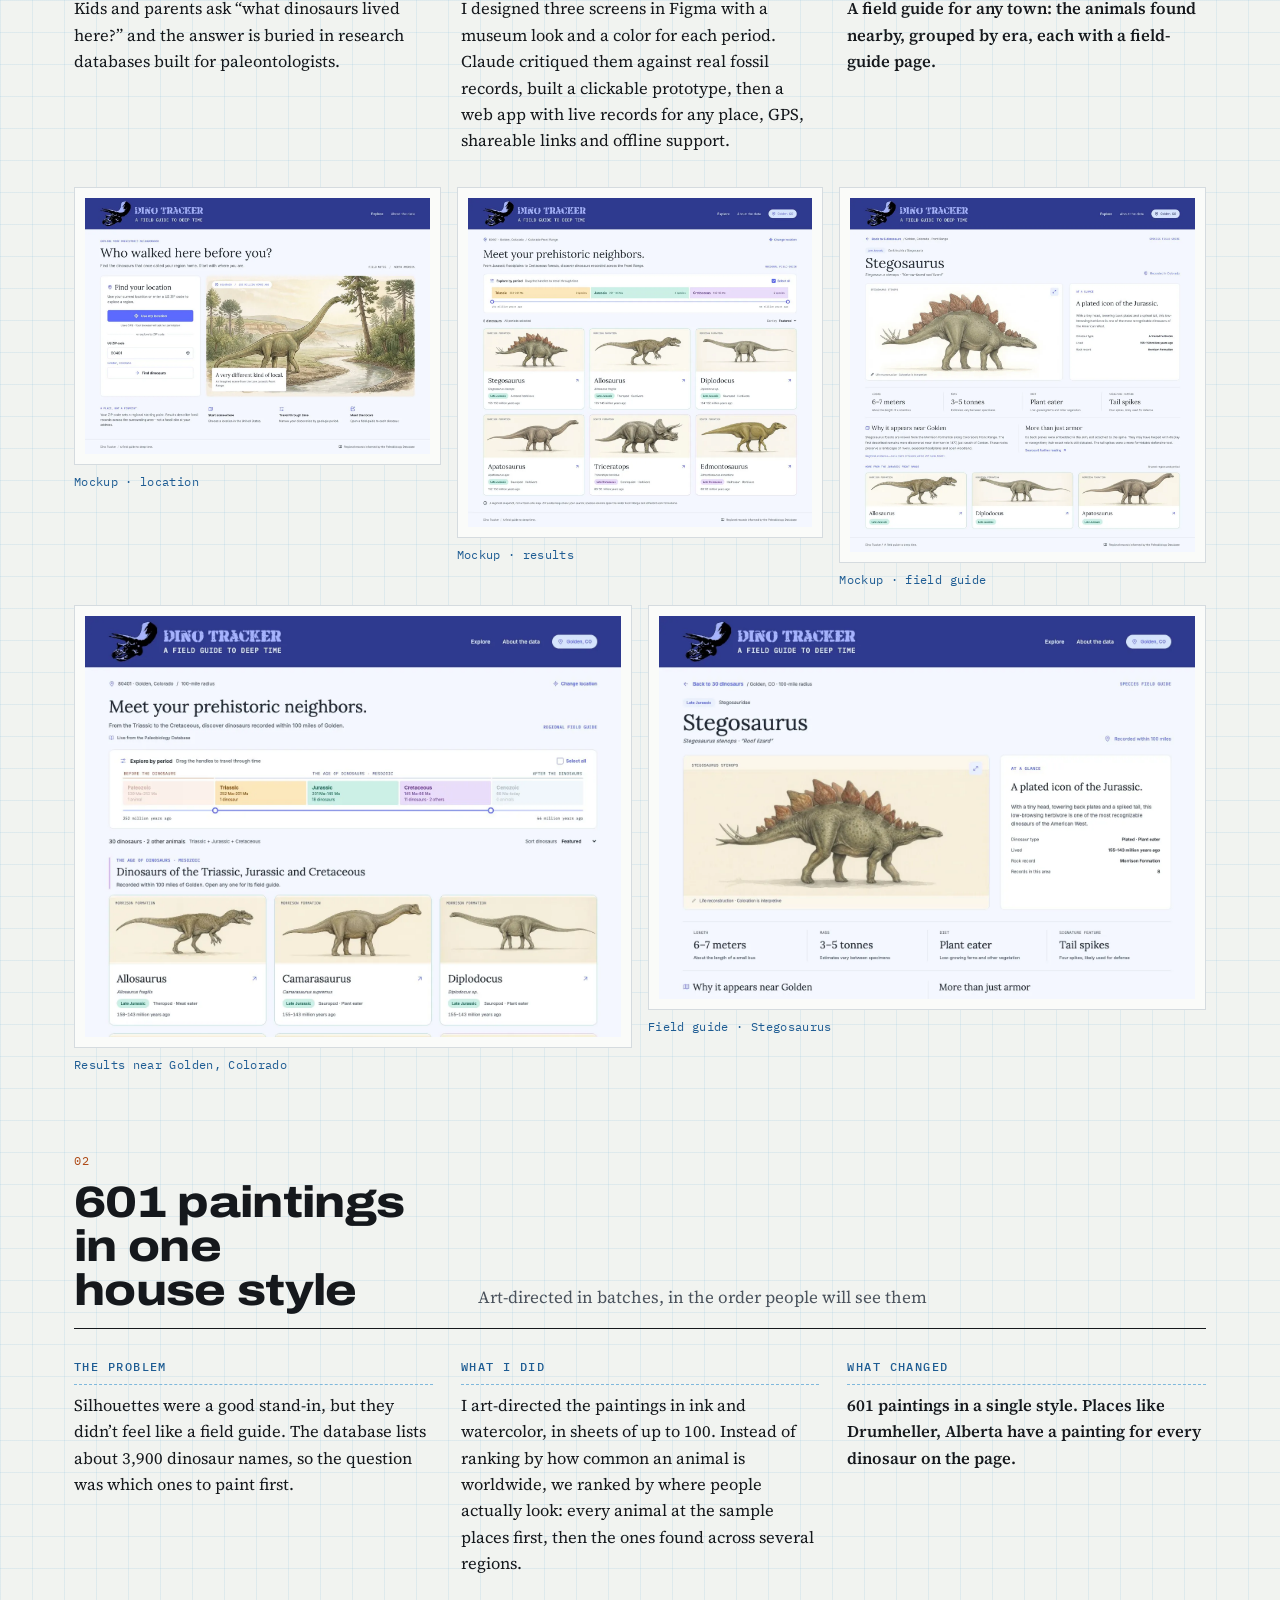
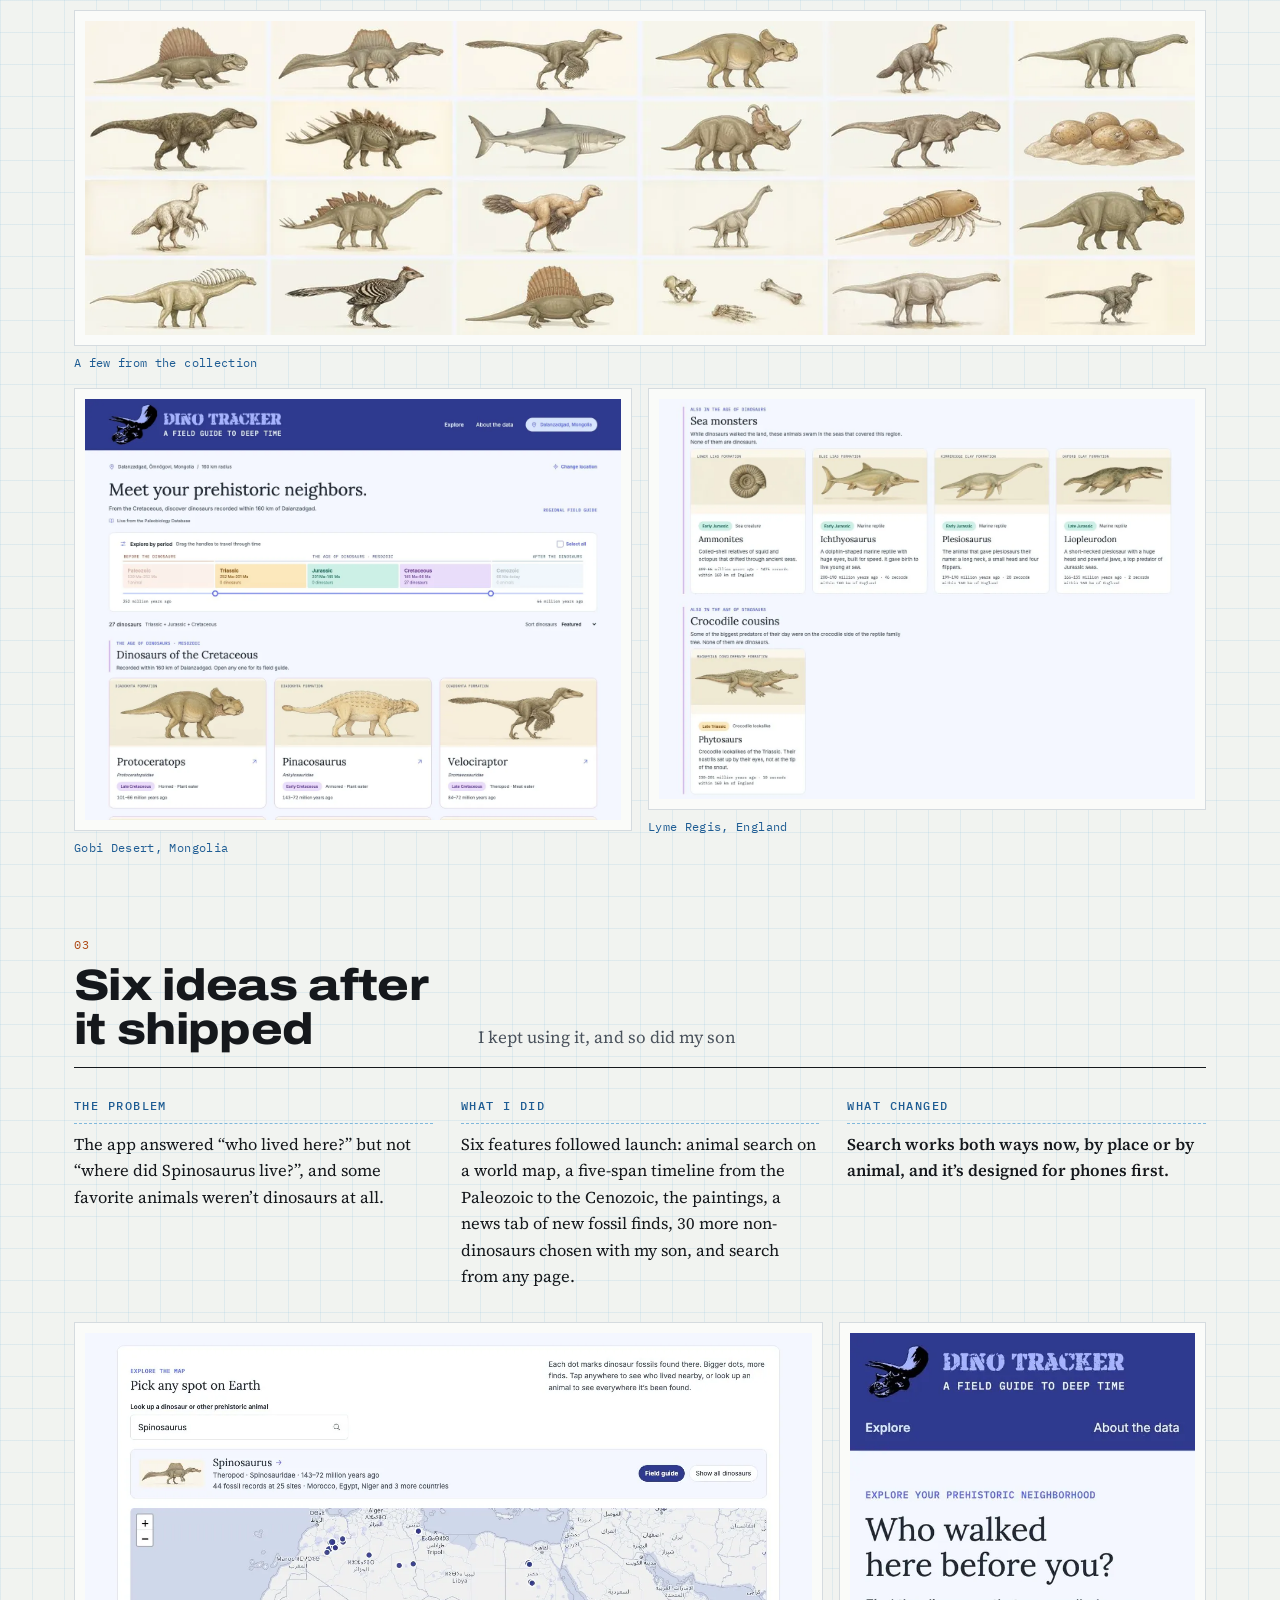
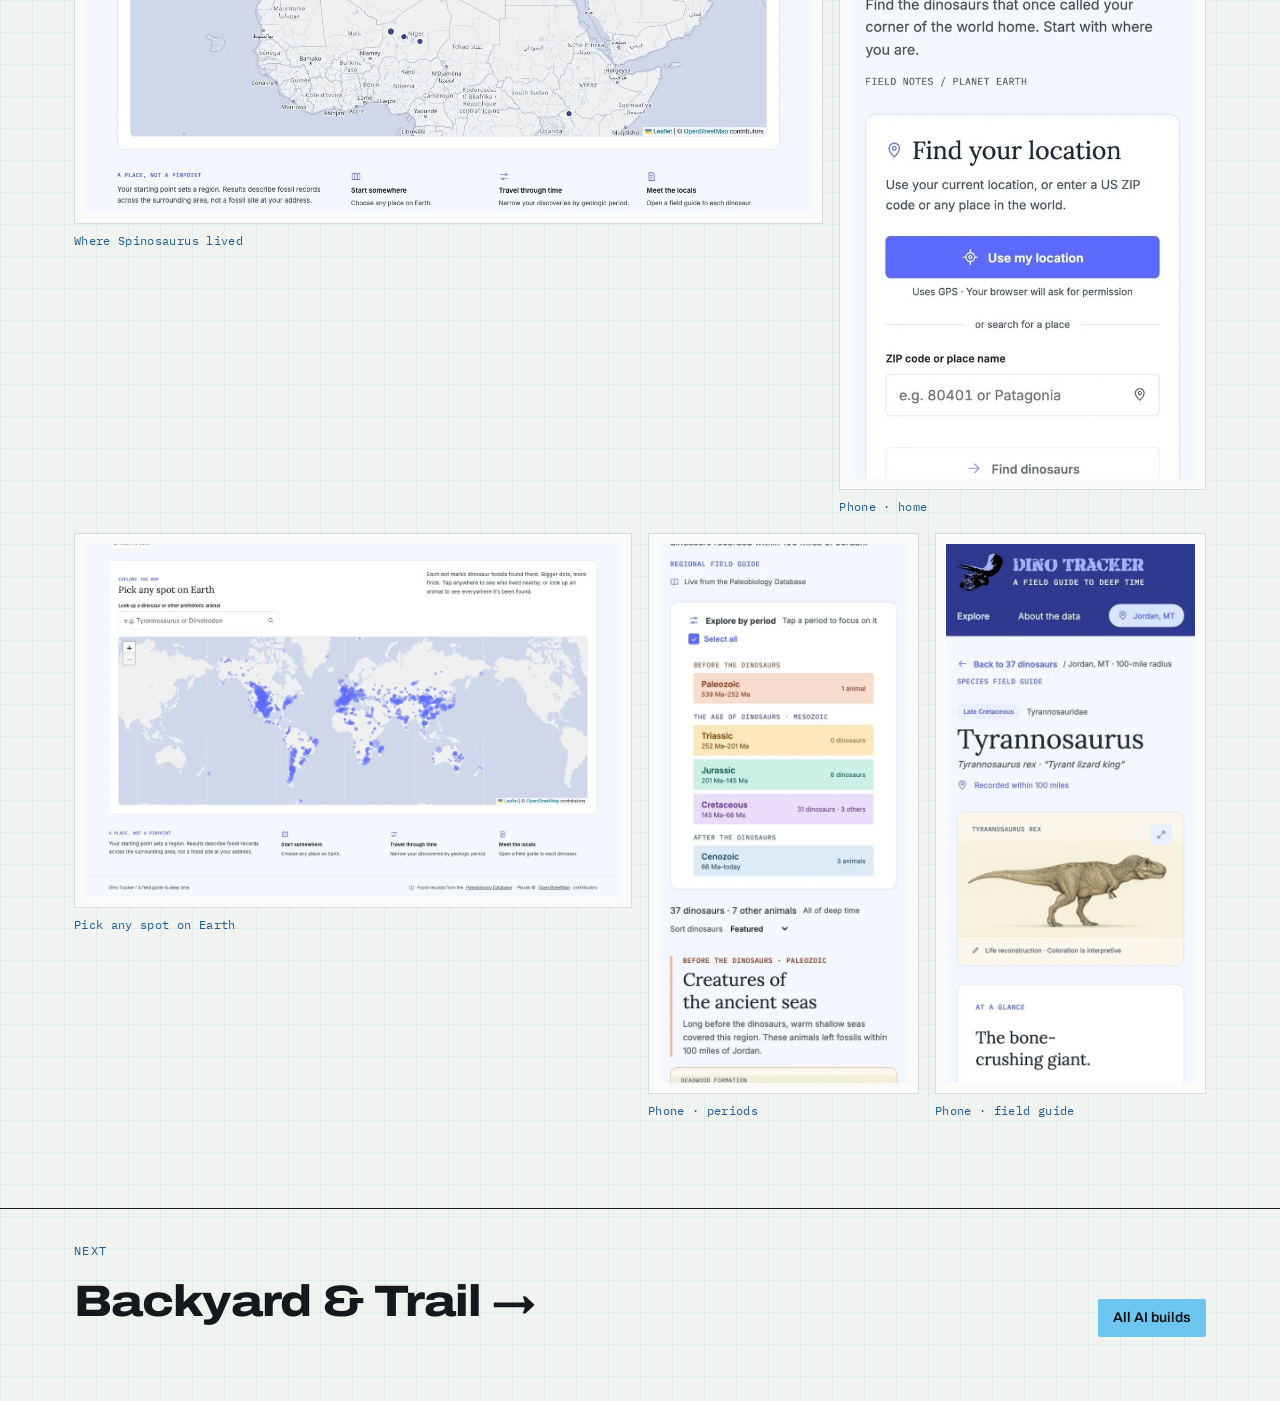
<file: case-dino.html>
<!doctype html>
<html lang="en">
<head>
<meta charset="utf-8">
<meta name="viewport" content="width=device-width,initial-scale=1,viewport-fit=cover">
<title>Dino Tracker · Pat David</title>
<link rel="preconnect" href="https://fonts.googleapis.com">
<link rel="preconnect" href="https://fonts.gstatic.com" crossorigin>
<link rel="stylesheet" href="https://fonts.googleapis.com/css2?family=Archivo:wdth,wght@62..125,400..900&family=IBM+Plex+Mono:wght@400;500&family=Source+Serif+4:opsz,wght@8..60,400;8..60,600&display=swap">
<link rel="stylesheet" href="css/case.css">
<script>
(function(){var r=document.documentElement,k='pd-theme';
try{var t=localStorage.getItem(k);if(t==='light'||t==='dark')r.setAttribute('data-theme',t);}catch(e){}
function dark(){var t=r.getAttribute('data-theme');return t?t==='dark':matchMedia('(prefers-color-scheme: dark)').matches;}
function sync(){var b=document.getElementById('themeBtn');if(b)b.setAttribute('aria-label',dark()?'Switch to light mode':'Switch to dark mode');}
document.addEventListener('click',function(e){if(!e.target.closest||!e.target.closest('#themeBtn'))return;
  var t=dark()?'light':'dark';r.setAttribute('data-theme',t);try{localStorage.setItem(k,t);}catch(e){}sync();});
document.addEventListener('DOMContentLoaded',sync);sync();})();
</script>
</head>
<body>
<header><div class="wrap"><a class="mark" href="index.html">Pat David</a><a class="back" href="index.html#dino">← All work</a><button class="theme" id="themeBtn" type="button" aria-label="Switch theme"><svg class="moon" viewBox="0 0 24 24" width="18" height="18" aria-hidden="true"><path d="M20 14.5A8 8 0 0 1 9.5 4a8 8 0 1 0 10.5 10.5z" fill="none" stroke="currentColor" stroke-width="1.8" stroke-linejoin="round"/></svg><svg class="sun" viewBox="0 0 24 24" width="18" height="18" aria-hidden="true"><circle cx="12" cy="12" r="4.2" fill="none" stroke="currentColor" stroke-width="1.8"/><path d="M12 2.5v2.2M12 19.3v2.2M2.5 12h2.2M19.3 12h2.2M5.3 5.3l1.6 1.6M17.1 17.1l1.6 1.6M5.3 18.7l1.6-1.6M17.1 6.9l1.6-1.6" stroke="currentColor" stroke-width="1.8" stroke-linecap="round"/></svg></button></div></header>
<main>
<div class="top"><div class="wrap head">
  <div><div class="label">Building with AI · Field guide to deep time · Oct 2026</div><h1>Dino Tracker</h1><p>Pick any place on Earth and meet the prehistoric life whose fossils were found around it, from live Paleobiology Database records. It combined everything the earlier builds taught me, and kept growing after launch.</p><div class="links"><a class="btn" href="https://captbosh-glitch.github.io/dino-tracker/" target="_blank" rel="noopener">Open the app ↗</a><a class="btn ghost" href="https://captbosh-glitch.github.io/dino-tracker/case-study/" target="_blank" rel="noopener">Full case study ↗</a></div></div>
  <dl class="spec"><dt>Role</dt><dd>Concept, UX, visual design, illustration direction</dd><dt>Built with</dt><dd>Claude, for critique and engineering</dd><dt>Data</dt><dd>Paleobiology Database, PhyloPic, OpenStreetMap</dd><dt>Status</dt><dd>Live web app, works offline</dd></dl>
</div><div class="wrap"><figure class="hero-shot"><img src="img/cases/dt-home.webp" alt="Dino Tracker home: Who walked here before you?, with a place search beside a painted Jurassic river valley"></figure></div></div>
<div class="wrap">
  <nav class="toc" aria-label="Projects in this case"><a href="#concept">01 · From sketch to a real app</a><a href="#paintings">02 · 601 paintings in one house style</a><a href="#after-launch">03 · Six ideas after it shipped</a></nav>
  <section class="part" id="concept">
    <div class="part-head"><div><span class="n">01</span><h2>From sketch to a real app</h2></div><p>Figma first, then a critique against real fossil data</p></div>
    <div class="story">
      <div><h3>The problem</h3><p>Kids and parents ask &ldquo;what dinosaurs lived here?&rdquo; and the answer is buried in research databases built for paleontologists.</p></div>
      <div><h3>What I did</h3><p>I designed three screens in Figma with a museum look and a color for each period. Claude critiqued them against real fossil records, built a clickable prototype, then a web app with live records for any place, GPS, shareable links and offline support.</p></div>
      <div class="result"><h3>What changed</h3><p>A field guide for any town: the animals found nearby, grouped by era, each with a field-guide page.</p></div>
    </div>
    <div class="gal"><figure class="s4"><button type="button" aria-label="Enlarge: Figma mockup of the location screen with a ZIP code field"><img src="img/cases/dt-mloc.webp" alt="Figma mockup of the location screen with a ZIP code field" loading="lazy"></button><figcaption>Mockup · location</figcaption></figure><figure class="s4"><button type="button" aria-label="Enlarge: Figma mockup of regional results with a period slider"><img src="img/cases/dt-mres.webp" alt="Figma mockup of regional results with a period slider" loading="lazy"></button><figcaption>Mockup · results</figcaption></figure><figure class="s4"><button type="button" aria-label="Enlarge: Figma mockup of the Stegosaurus field guide page"><img src="img/cases/dt-mdet.webp" alt="Figma mockup of the Stegosaurus field guide page" loading="lazy"></button><figcaption>Mockup · field guide</figcaption></figure><figure class="s6"><button type="button" aria-label="Enlarge: Results near Golden, Colorado: Allosaurus, Camarasaurus and Diplodocus"><img src="img/cases/dt-res.webp" alt="Results near Golden, Colorado: Allosaurus, Camarasaurus and Diplodocus" loading="lazy"></button><figcaption>Results near Golden, Colorado</figcaption></figure><figure class="s6"><button type="button" aria-label="Enlarge: Stegosaurus field guide with a painting and stats"><img src="img/cases/dt-det.webp" alt="Stegosaurus field guide with a painting and stats" loading="lazy"></button><figcaption>Field guide · Stegosaurus</figcaption></figure></div>
  </section>
  <section class="part" id="paintings">
    <div class="part-head"><div><span class="n">02</span><h2>601 paintings in one house style</h2></div><p>Art-directed in batches, in the order people will see them</p></div>
    <div class="story">
      <div><h3>The problem</h3><p>Silhouettes were a good stand-in, but they didn&rsquo;t feel like a field guide. The database lists about 3,900 dinosaur names, so the question was which ones to paint first.</p></div>
      <div><h3>What I did</h3><p>I art-directed the paintings in ink and watercolor, in sheets of up to 100. Instead of ranking by how common an animal is worldwide, we ranked by where people actually look: every animal at the sample places first, then the ones found across several regions.</p></div>
      <div class="result"><h3>What changed</h3><p>601 paintings in a single style. Places like Drumheller, Alberta have a painting for every dinosaur on the page.</p></div>
    </div>
    <div class="gal"><figure class="s12"><button type="button" aria-label="Enlarge: A row of paintings from the specimen collection"><img src="img/cases/dt-coll.webp" alt="A row of paintings from the specimen collection" loading="lazy"></button><figcaption>A few from the collection</figcaption></figure><figure class="s6"><button type="button" aria-label="Enlarge: Results in the Gobi Desert led by Protoceratops and Velociraptor"><img src="img/cases/dt-gobi.webp" alt="Results in the Gobi Desert led by Protoceratops and Velociraptor" loading="lazy"></button><figcaption>Gobi Desert, Mongolia</figcaption></figure><figure class="s6"><button type="button" aria-label="Enlarge: Sea monsters near Lyme Regis, England"><img src="img/cases/dt-lyme.webp" alt="Sea monsters near Lyme Regis, England" loading="lazy"></button><figcaption>Lyme Regis, England</figcaption></figure></div>
  </section>
  <section class="part" id="after-launch">
    <div class="part-head"><div><span class="n">03</span><h2>Six ideas after it shipped</h2></div><p>I kept using it, and so did my son</p></div>
    <div class="story">
      <div><h3>The problem</h3><p>The app answered &ldquo;who lived here?&rdquo; but not &ldquo;where did Spinosaurus live?&rdquo;, and some favorite animals weren&rsquo;t dinosaurs at all.</p></div>
      <div><h3>What I did</h3><p>Six features followed launch: animal search on a world map, a five-span timeline from the Paleozoic to the Cenozoic, the paintings, a news tab of new fossil finds, 30 more non-dinosaurs chosen with my son, and search from any page.</p></div>
      <div class="result"><h3>What changed</h3><p>Search works both ways now, by place or by animal, and it&rsquo;s designed for phones first.</p></div>
    </div>
    <div class="gal"><figure class="s8"><button type="button" aria-label="Enlarge: Map of every Spinosaurus find across North Africa"><img src="img/cases/dt-find.webp" alt="Map of every Spinosaurus find across North Africa" loading="lazy"></button><figcaption>Where Spinosaurus lived</figcaption></figure><figure class="s4"><button type="button" aria-label="Enlarge: Home screen on a phone"><img src="img/cases/dt-p-home.webp" alt="Home screen on a phone" loading="lazy"></button><figcaption>Phone · home</figcaption></figure><figure class="s6"><button type="button" aria-label="Enlarge: World map of fossil finds"><img src="img/cases/dt-map.webp" alt="World map of fossil finds" loading="lazy"></button><figcaption>Pick any spot on Earth</figcaption></figure><figure class="s3"><button type="button" aria-label="Enlarge: Period filter on a phone"><img src="img/cases/dt-p-res.webp" alt="Period filter on a phone" loading="lazy"></button><figcaption>Phone · periods</figcaption></figure><figure class="s3"><button type="button" aria-label="Enlarge: Tyrannosaurus field guide on a phone"><img src="img/cases/dt-p-det.webp" alt="Tyrannosaurus field guide on a phone" loading="lazy"></button><figcaption>Phone · field guide</figcaption></figure></div>
  </section>
</div>
</main>
<nav class="next" aria-label="Next project"><div class="wrap">
  <a class="go" href="case-backyard.html"><div class="label">Next</div><h2>Backyard &amp; Trail →</h2></a>
  <a class="btn" href="index.html#ai">All AI builds</a>
</div></nav>
<dialog id="lb" aria-label="Enlarged image"><button type="button" id="lbClose">Close ✕</button><img id="lbImg" alt=""><p id="lbCap"></p></dialog>
<script>
var lb=document.getElementById('lb'),li=document.getElementById('lbImg'),lc=document.getElementById('lbCap');
document.querySelectorAll('.gal button').forEach(function(b){b.addEventListener('click',function(){
  var i=b.querySelector('img');li.src=i.src;li.alt=i.alt;lc.textContent=i.alt;
  if(lb.showModal)lb.showModal();else window.open(i.src,'_blank','noopener');});});
document.getElementById('lbClose').addEventListener('click',function(){lb.close();});
lb.addEventListener('click',function(e){if(e.target===lb)lb.close();});
</script>
</body>
</html>
</file>
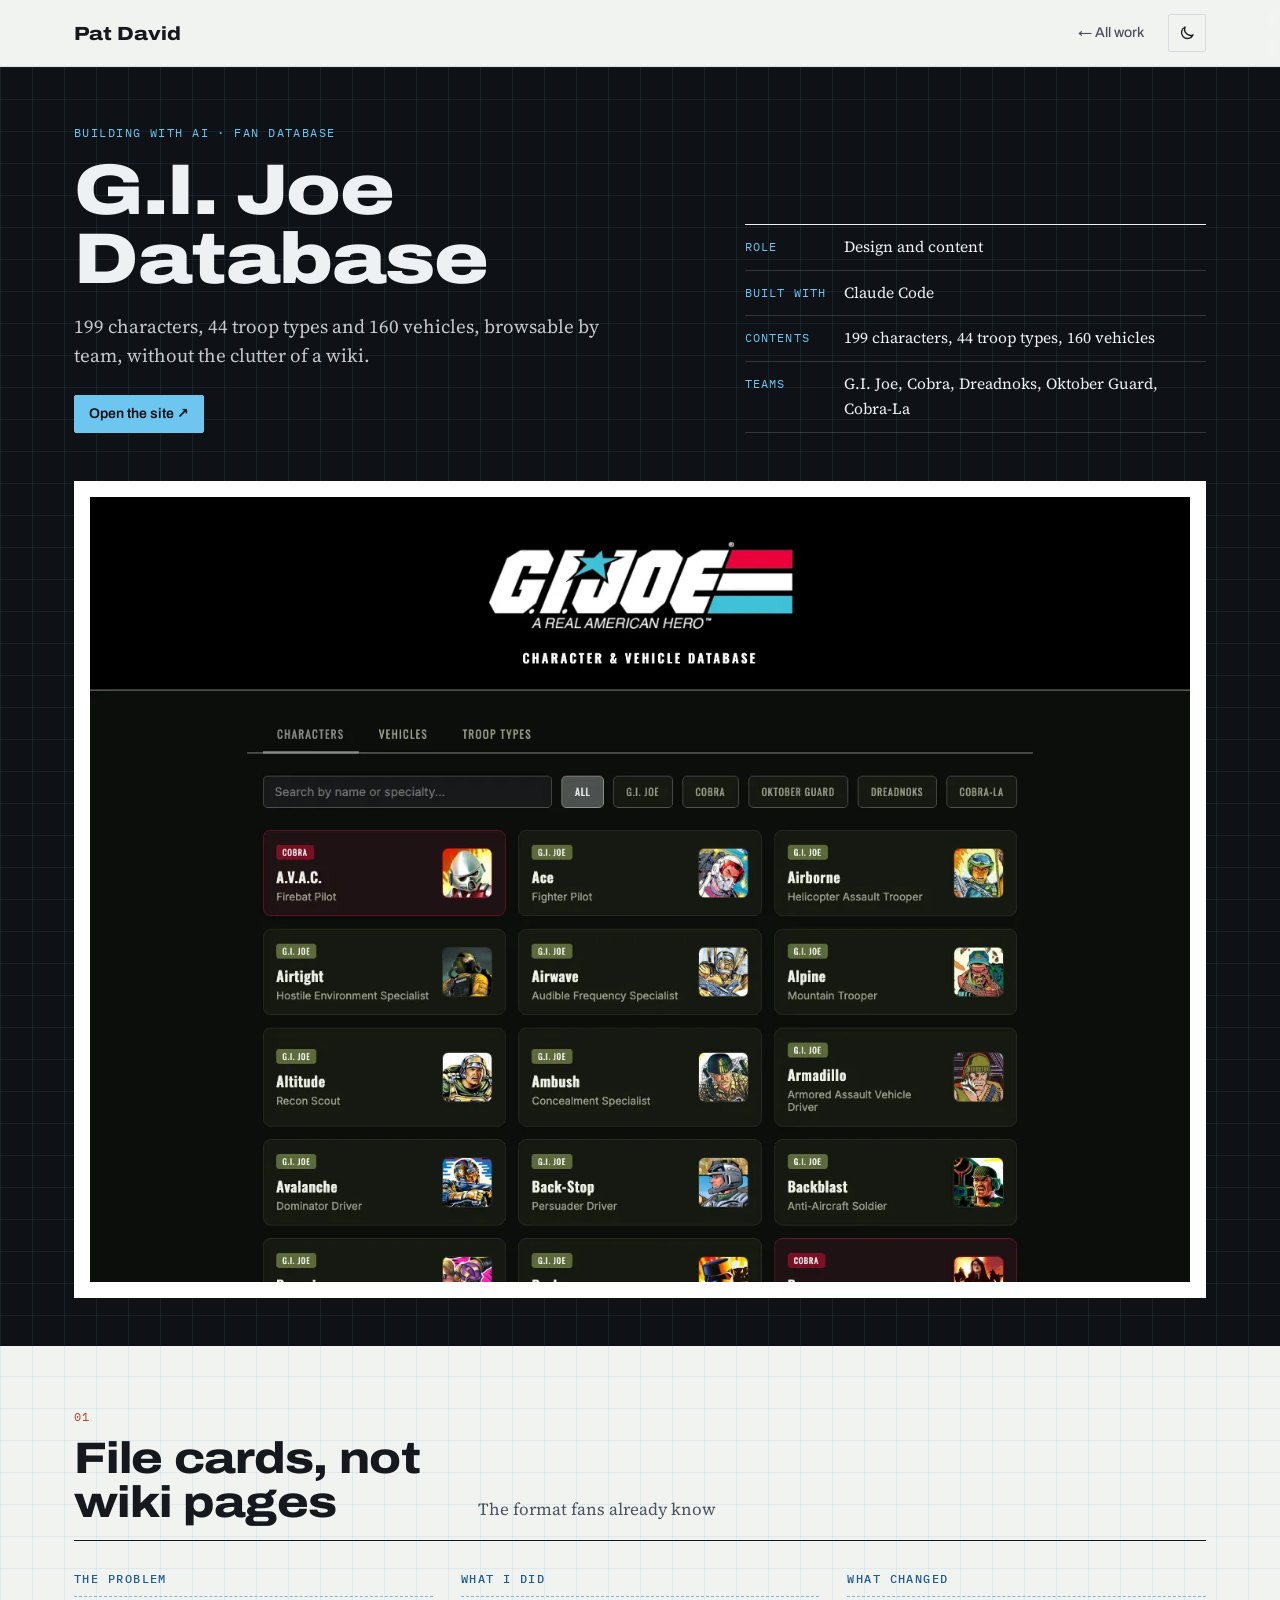
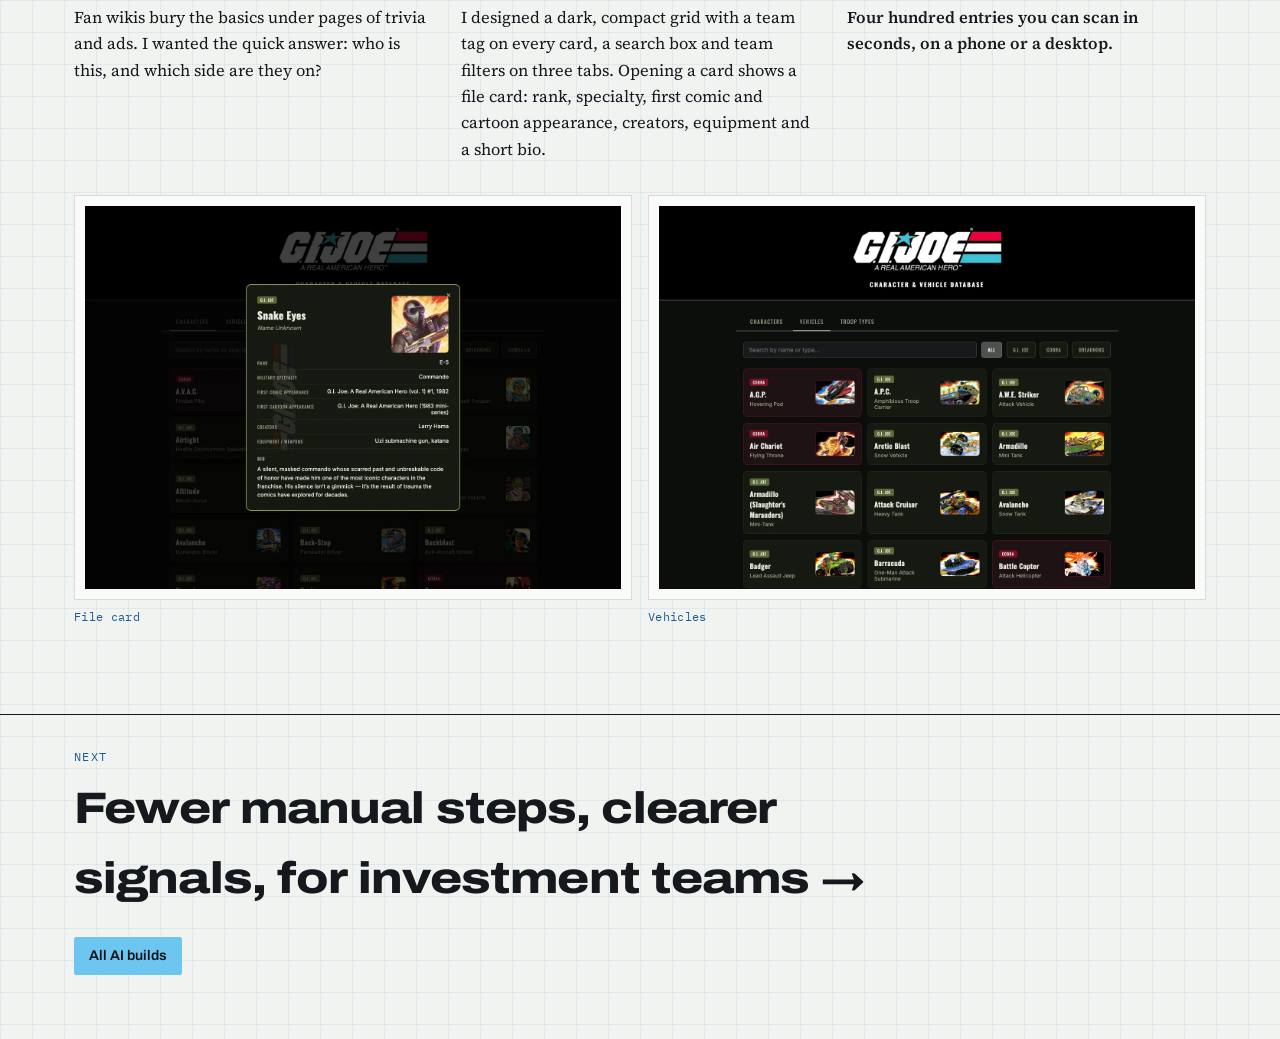
<file: case-gijoe.html>
<!doctype html>
<html lang="en">
<head>
<meta charset="utf-8">
<meta name="viewport" content="width=device-width,initial-scale=1,viewport-fit=cover">
<title>G.I. Joe Database · Pat David</title>
<link rel="preconnect" href="https://fonts.googleapis.com">
<link rel="preconnect" href="https://fonts.gstatic.com" crossorigin>
<link rel="stylesheet" href="https://fonts.googleapis.com/css2?family=Archivo:wdth,wght@62..125,400..900&family=IBM+Plex+Mono:wght@400;500&family=Source+Serif+4:opsz,wght@8..60,400;8..60,600&display=swap">
<link rel="stylesheet" href="css/case.css">
<script>
(function(){var r=document.documentElement,k='pd-theme';
try{var t=localStorage.getItem(k);if(t==='light'||t==='dark')r.setAttribute('data-theme',t);}catch(e){}
function dark(){var t=r.getAttribute('data-theme');return t?t==='dark':matchMedia('(prefers-color-scheme: dark)').matches;}
function sync(){var b=document.getElementById('themeBtn');if(b)b.setAttribute('aria-label',dark()?'Switch to light mode':'Switch to dark mode');}
document.addEventListener('click',function(e){if(!e.target.closest||!e.target.closest('#themeBtn'))return;
  var t=dark()?'light':'dark';r.setAttribute('data-theme',t);try{localStorage.setItem(k,t);}catch(e){}sync();});
document.addEventListener('DOMContentLoaded',sync);sync();})();
</script>
</head>
<body>
<header><div class="wrap"><a class="mark" href="index.html">Pat David</a><a class="back" href="index.html#gijoe">← All work</a><button class="theme" id="themeBtn" type="button" aria-label="Switch theme"><svg class="moon" viewBox="0 0 24 24" width="18" height="18" aria-hidden="true"><path d="M20 14.5A8 8 0 0 1 9.5 4a8 8 0 1 0 10.5 10.5z" fill="none" stroke="currentColor" stroke-width="1.8" stroke-linejoin="round"/></svg><svg class="sun" viewBox="0 0 24 24" width="18" height="18" aria-hidden="true"><circle cx="12" cy="12" r="4.2" fill="none" stroke="currentColor" stroke-width="1.8"/><path d="M12 2.5v2.2M12 19.3v2.2M2.5 12h2.2M19.3 12h2.2M5.3 5.3l1.6 1.6M17.1 17.1l1.6 1.6M5.3 18.7l1.6-1.6M17.1 6.9l1.6-1.6" stroke="currentColor" stroke-width="1.8" stroke-linecap="round"/></svg></button></div></header>
<main>
<div class="top"><div class="wrap head">
  <div><div class="label">Building with AI · Fan database</div><h1>G.I. Joe Database</h1><p>199 characters, 44 troop types and 160 vehicles, browsable by team, without the clutter of a wiki.</p><div class="links"><a class="btn" href="https://captbosh-glitch.github.io/gijoe/" target="_blank" rel="noopener">Open the site ↗</a></div></div>
  <dl class="spec"><dt>Role</dt><dd>Design and content</dd><dt>Built with</dt><dd>Claude Code</dd><dt>Contents</dt><dd>199 characters, 44 troop types, 160 vehicles</dd><dt>Teams</dt><dd>G.I. Joe, Cobra, Dreadnoks, Oktober Guard, Cobra-La</dd></dl>
</div><div class="wrap"><figure class="hero-shot"><img src="img/cases/gj-home.webp" alt="G.I. Joe database with character cards filtered by team"></figure></div></div>
<div class="wrap">
  
  <section class="part" id="filecards">
    <div class="part-head"><div><span class="n">01</span><h2>File cards, not wiki pages</h2></div><p>The format fans already know</p></div>
    <div class="story">
      <div><h3>The problem</h3><p>Fan wikis bury the basics under pages of trivia and ads. I wanted the quick answer: who is this, and which side are they on?</p></div>
      <div><h3>What I did</h3><p>I designed a dark, compact grid with a team tag on every card, a search box and team filters on three tabs. Opening a card shows a file card: rank, specialty, first comic and cartoon appearance, creators, equipment and a short bio.</p></div>
      <div class="result"><h3>What changed</h3><p>Four hundred entries you can scan in seconds, on a phone or a desktop.</p></div>
    </div>
    <div class="gal"><figure class="s6"><button type="button" aria-label="Enlarge: Snake Eyes file card with rank, specialty and bio"><img src="img/cases/gj-card.webp" alt="Snake Eyes file card with rank, specialty and bio" loading="lazy"></button><figcaption>File card</figcaption></figure><figure class="s6"><button type="button" aria-label="Enlarge: Vehicles tab filtered by team"><img src="img/cases/gj-veh.webp" alt="Vehicles tab filtered by team" loading="lazy"></button><figcaption>Vehicles</figcaption></figure></div>
  </section>
</div>
</main>
<nav class="next" aria-label="Next project"><div class="wrap">
  <a class="go" href="case-prudential.html"><div class="label">Next</div><h2>Fewer manual steps, clearer signals, for investment teams →</h2></a>
  <a class="btn" href="index.html#ai">All AI builds</a>
</div></nav>
<dialog id="lb" aria-label="Enlarged image"><button type="button" id="lbClose">Close ✕</button><img id="lbImg" alt=""><p id="lbCap"></p></dialog>
<script>
var lb=document.getElementById('lb'),li=document.getElementById('lbImg'),lc=document.getElementById('lbCap');
document.querySelectorAll('.gal button').forEach(function(b){b.addEventListener('click',function(){
  var i=b.querySelector('img');li.src=i.src;li.alt=i.alt;lc.textContent=i.alt;
  if(lb.showModal)lb.showModal();else window.open(i.src,'_blank','noopener');});});
document.getElementById('lbClose').addEventListener('click',function(){lb.close();});
lb.addEventListener('click',function(e){if(e.target===lb)lb.close();});
</script>
</body>
</html>
</file>
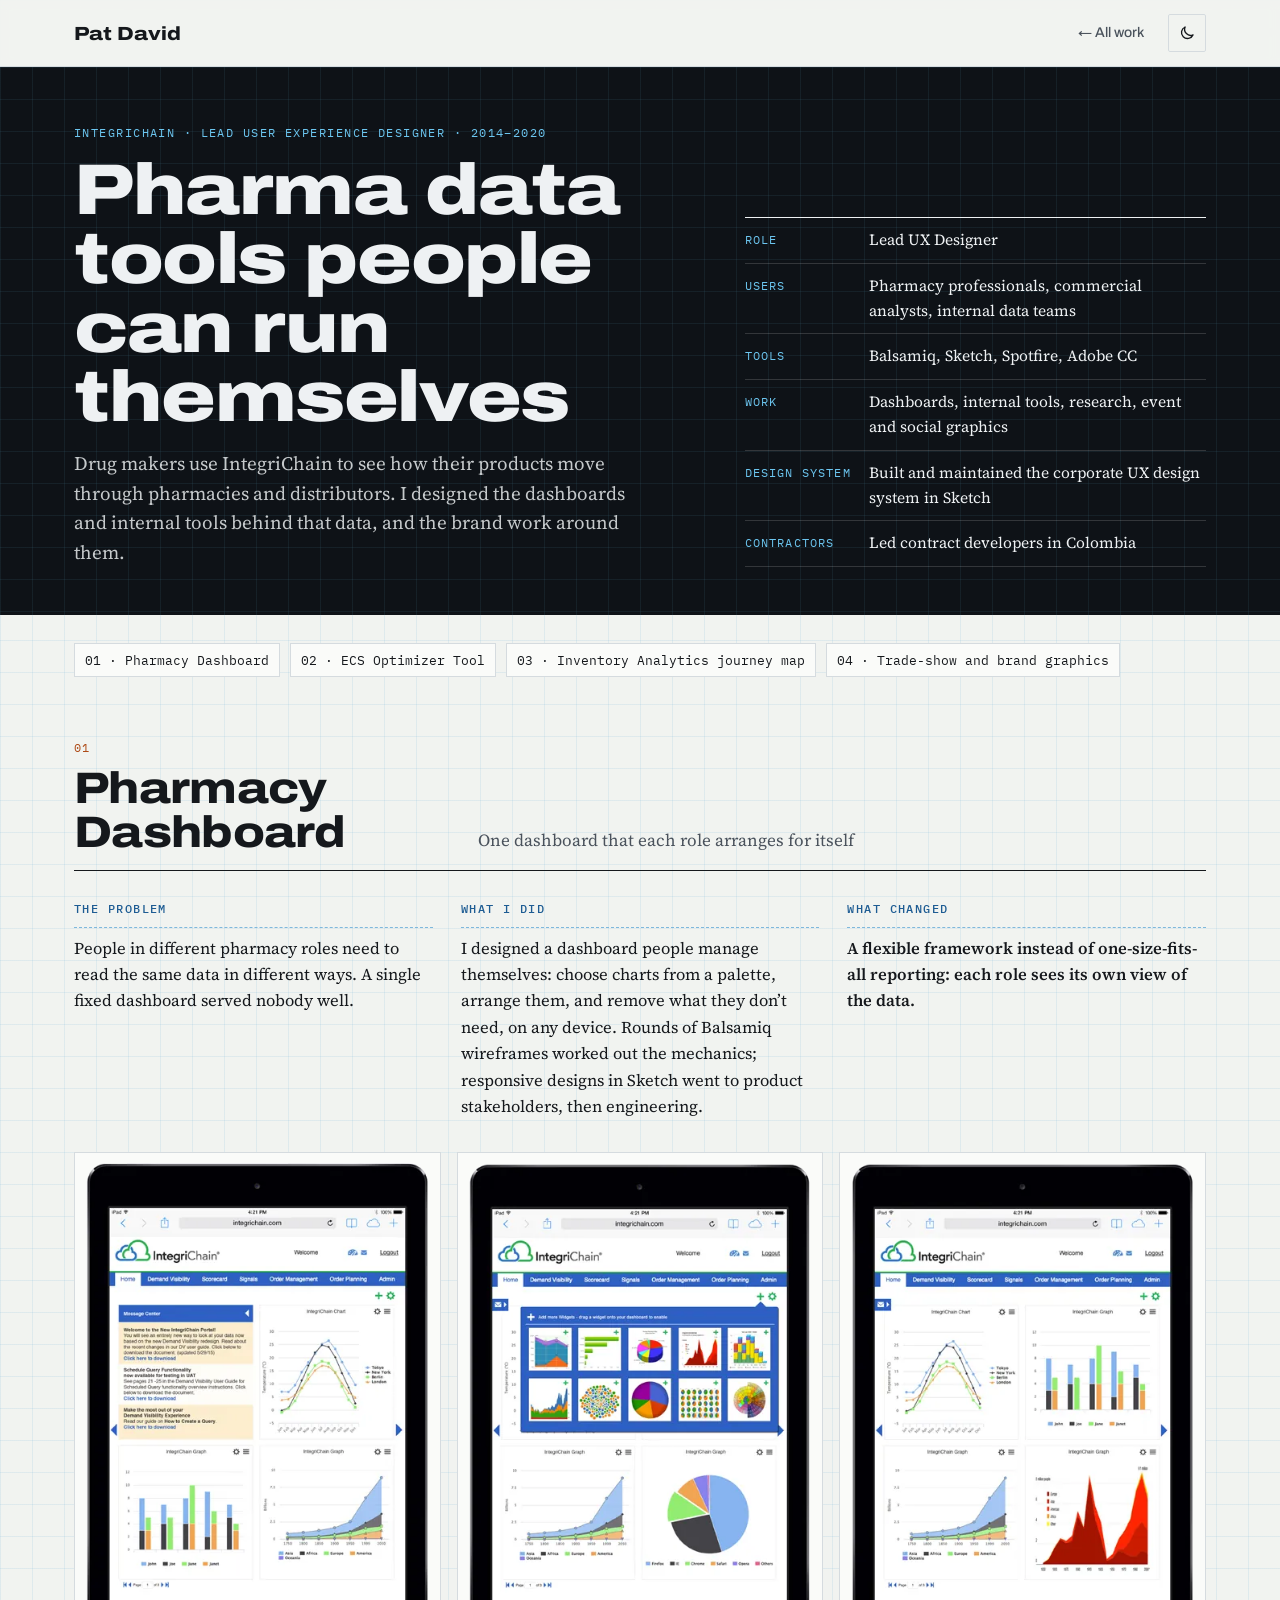
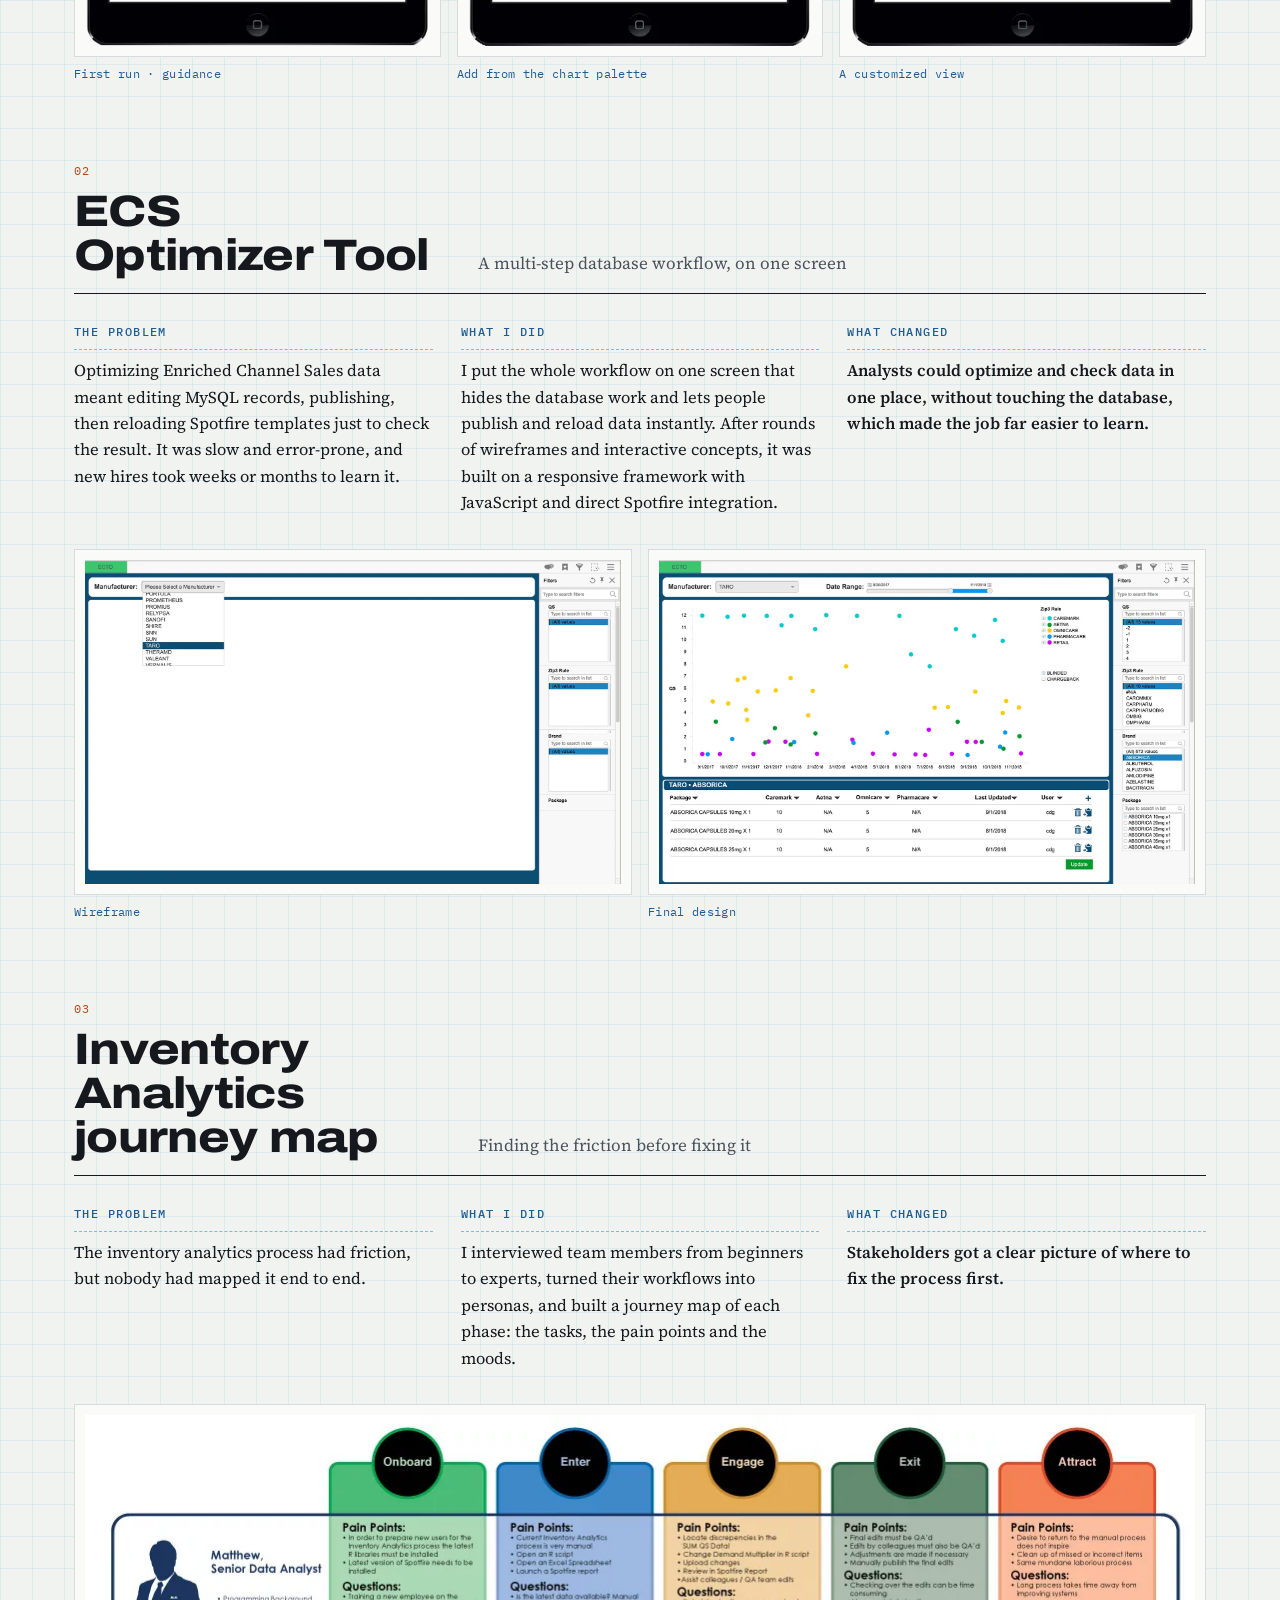
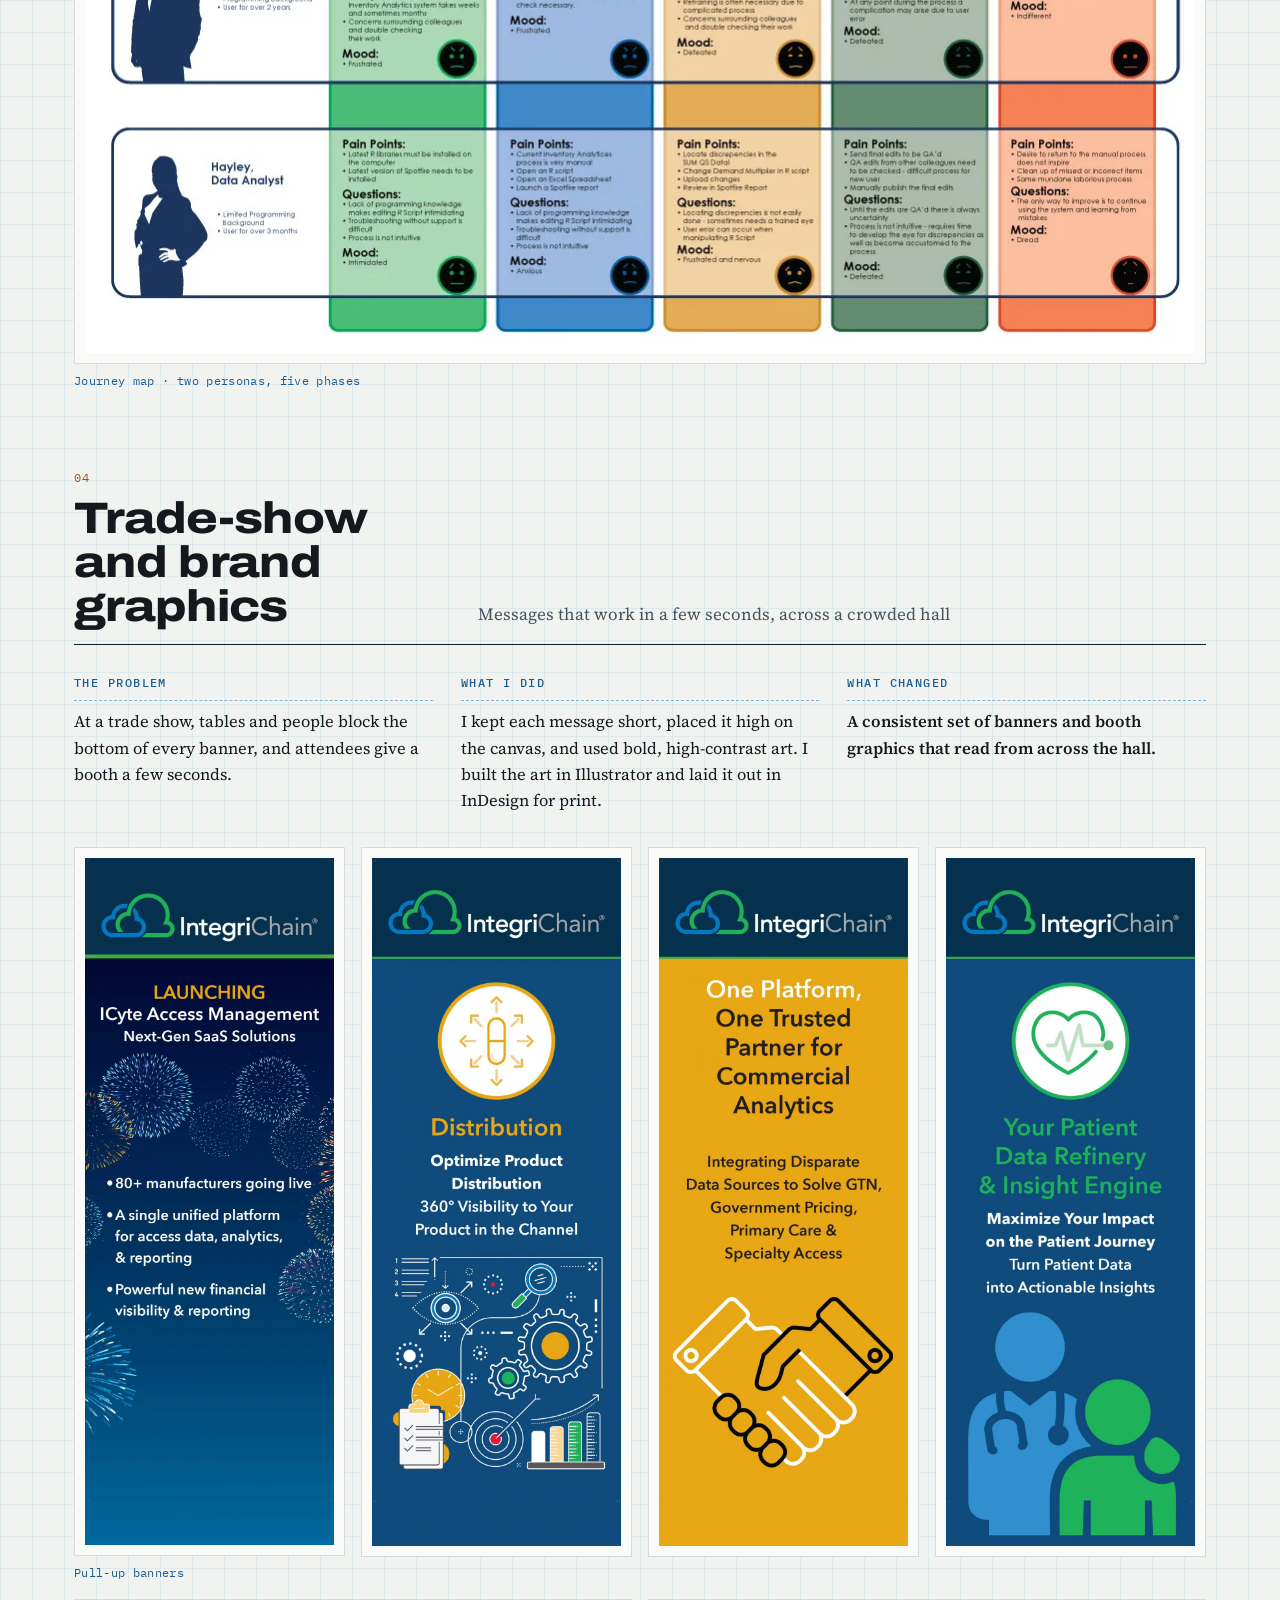
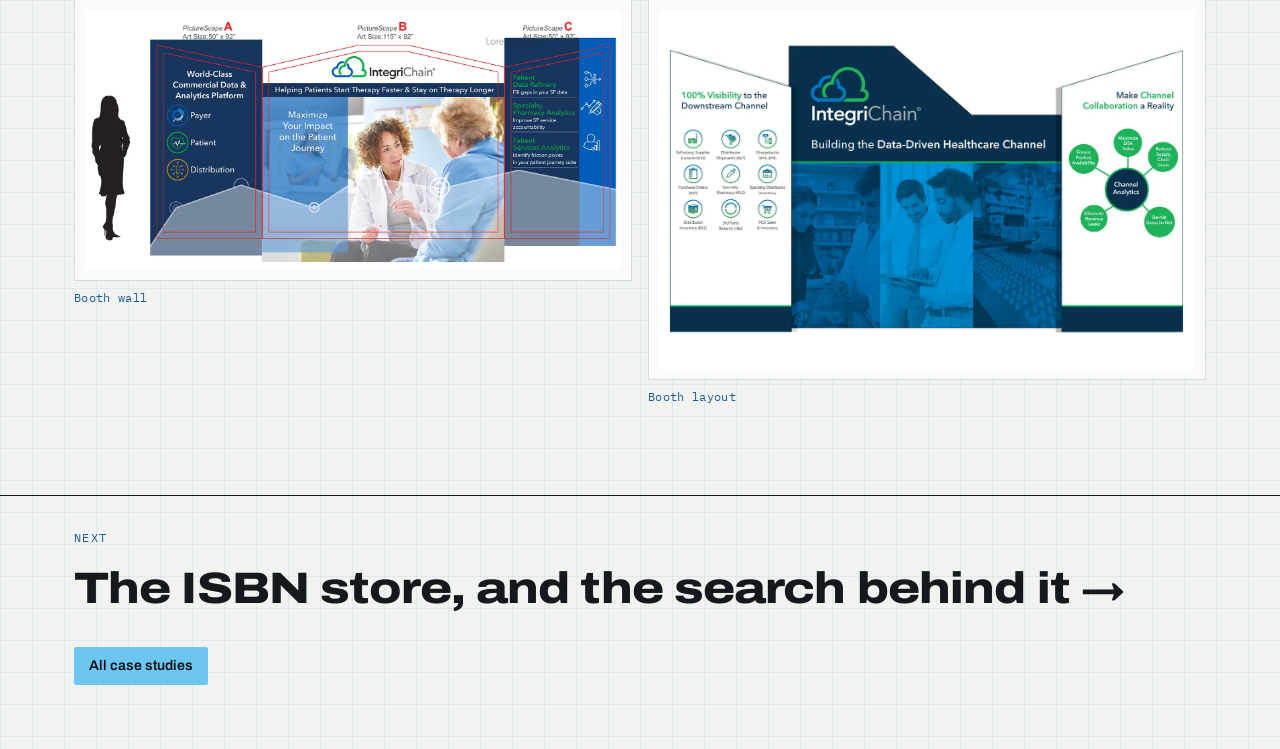
<file: case-integrichain.html>
<!doctype html>
<html lang="en">
<head>
<meta charset="utf-8">
<meta name="viewport" content="width=device-width,initial-scale=1,viewport-fit=cover">
<title>Pharma data tools people can run themselves · Pat David</title>
<link rel="preconnect" href="https://fonts.googleapis.com">
<link rel="preconnect" href="https://fonts.gstatic.com" crossorigin>
<link rel="stylesheet" href="https://fonts.googleapis.com/css2?family=Archivo:wdth,wght@62..125,400..900&family=IBM+Plex+Mono:wght@400;500&family=Source+Serif+4:opsz,wght@8..60,400;8..60,600&display=swap">
<link rel="stylesheet" href="css/case.css">
<script>
(function(){var r=document.documentElement,k='pd-theme';
try{var t=localStorage.getItem(k);if(t==='light'||t==='dark')r.setAttribute('data-theme',t);}catch(e){}
function dark(){var t=r.getAttribute('data-theme');return t?t==='dark':matchMedia('(prefers-color-scheme: dark)').matches;}
function sync(){var b=document.getElementById('themeBtn');if(b)b.setAttribute('aria-label',dark()?'Switch to light mode':'Switch to dark mode');}
document.addEventListener('click',function(e){if(!e.target.closest||!e.target.closest('#themeBtn'))return;
  var t=dark()?'light':'dark';r.setAttribute('data-theme',t);try{localStorage.setItem(k,t);}catch(e){}sync();});
document.addEventListener('DOMContentLoaded',sync);sync();})();
</script>
</head>
<body>
<header><div class="wrap"><a class="mark" href="index.html">Pat David</a><a class="back" href="index.html#integrichain">← All work</a><button class="theme" id="themeBtn" type="button" aria-label="Switch theme"><svg class="moon" viewBox="0 0 24 24" width="18" height="18" aria-hidden="true"><path d="M20 14.5A8 8 0 0 1 9.5 4a8 8 0 1 0 10.5 10.5z" fill="none" stroke="currentColor" stroke-width="1.8" stroke-linejoin="round"/></svg><svg class="sun" viewBox="0 0 24 24" width="18" height="18" aria-hidden="true"><circle cx="12" cy="12" r="4.2" fill="none" stroke="currentColor" stroke-width="1.8"/><path d="M12 2.5v2.2M12 19.3v2.2M2.5 12h2.2M19.3 12h2.2M5.3 5.3l1.6 1.6M17.1 17.1l1.6 1.6M5.3 18.7l1.6-1.6M17.1 6.9l1.6-1.6" stroke="currentColor" stroke-width="1.8" stroke-linecap="round"/></svg></button></div></header>
<main>
<div class="top"><div class="wrap head">
  <div><div class="label">IntegriChain · Lead User Experience Designer · 2014–2020</div><h1>Pharma data tools people can run themselves</h1><p>Drug makers use IntegriChain to see how their products move through pharmacies and distributors. I designed the dashboards and internal tools behind that data, and the brand work around them.</p></div>
  <dl class="spec"><dt>Role</dt><dd>Lead UX Designer</dd><dt>Users</dt><dd>Pharmacy professionals, commercial analysts, internal data teams</dd><dt>Tools</dt><dd>Balsamiq, Sketch, Spotfire, Adobe CC</dd><dt>Work</dt><dd>Dashboards, internal tools, research, event and social graphics</dd><dt>Design system</dt><dd>Built and maintained the corporate UX design system in Sketch</dd><dt>Contractors</dt><dd>Led contract developers in Colombia</dd></dl>
</div></div>
<div class="wrap">
  <nav class="toc" aria-label="Projects in this case"><a href="#dashboard">01 · Pharmacy Dashboard</a><a href="#ecs">02 · ECS Optimizer Tool</a><a href="#journey">03 · Inventory Analytics journey map</a><a href="#brand">04 · Trade-show and brand graphics</a></nav>
  <section class="part" id="dashboard">
    <div class="part-head"><div><span class="n">01</span><h2>Pharmacy Dashboard</h2></div><p>One dashboard that each role arranges for itself</p></div>
    <div class="story">
      <div><h3>The problem</h3><p>People in different pharmacy roles need to read the same data in different ways. A single fixed dashboard served nobody well.</p></div>
      <div><h3>What I did</h3><p>I designed a dashboard people manage themselves: choose charts from a palette, arrange them, and remove what they don&rsquo;t need, on any device. Rounds of Balsamiq wireframes worked out the mechanics; responsive designs in Sketch went to product stakeholders, then engineering.</p></div>
      <div class="result"><h3>What changed</h3><p>A flexible framework instead of one-size-fits-all reporting: each role sees its own view of the data.</p></div>
    </div>
    <div class="gal"><figure class="s4"><button type="button" aria-label="Enlarge: Dashboard on a tablet with onboarding tips"><img src="img/cases/ic-01.webp" alt="Dashboard on a tablet with onboarding tips" loading="lazy"></button><figcaption>First run · guidance</figcaption></figure><figure class="s4"><button type="button" aria-label="Enlarge: Chart palette open for adding visualizations"><img src="img/cases/ic-03.webp" alt="Chart palette open for adding visualizations" loading="lazy"></button><figcaption>Add from the chart palette</figcaption></figure><figure class="s4"><button type="button" aria-label="Enlarge: Customized dashboard with area and pie charts"><img src="img/cases/ic-05.webp" alt="Customized dashboard with area and pie charts" loading="lazy"></button><figcaption>A customized view</figcaption></figure></div>
  </section>
  <section class="part" id="ecs">
    <div class="part-head"><div><span class="n">02</span><h2>ECS Optimizer Tool</h2></div><p>A multi-step database workflow, on one screen</p></div>
    <div class="story">
      <div><h3>The problem</h3><p>Optimizing Enriched Channel Sales data meant editing MySQL records, publishing, then reloading Spotfire templates just to check the result. It was slow and error-prone, and new hires took weeks or months to learn it.</p></div>
      <div><h3>What I did</h3><p>I put the whole workflow on one screen that hides the database work and lets people publish and reload data instantly. After rounds of wireframes and interactive concepts, it was built on a responsive framework with JavaScript and direct Spotfire integration.</p></div>
      <div class="result"><h3>What changed</h3><p>Analysts could optimize and check data in one place, without touching the database, which made the job far easier to learn.</p></div>
    </div>
    <div class="gal"><figure class="s6"><button type="button" aria-label="Enlarge: Wireframe of the optimizer with manufacturer picker"><img src="img/cases/ic-07.webp" alt="Wireframe of the optimizer with manufacturer picker" loading="lazy"></button><figcaption>Wireframe</figcaption></figure><figure class="s6"><button type="button" aria-label="Enlarge: Optimizer with scatter plot and package table"><img src="img/cases/ic-08.webp" alt="Optimizer with scatter plot and package table" loading="lazy"></button><figcaption>Final design</figcaption></figure></div>
  </section>
  <section class="part" id="journey">
    <div class="part-head"><div><span class="n">03</span><h2>Inventory Analytics journey map</h2></div><p>Finding the friction before fixing it</p></div>
    <div class="story">
      <div><h3>The problem</h3><p>The inventory analytics process had friction, but nobody had mapped it end to end.</p></div>
      <div><h3>What I did</h3><p>I interviewed team members from beginners to experts, turned their workflows into personas, and built a journey map of each phase: the tasks, the pain points and the moods.</p></div>
      <div class="result"><h3>What changed</h3><p>Stakeholders got a clear picture of where to fix the process first.</p></div>
    </div>
    <div class="gal"><figure class="s12"><button type="button" aria-label="Enlarge: Journey map for two personas across five phases"><img src="img/cases/ic-09.webp" alt="Journey map for two personas across five phases" loading="lazy"></button><figcaption>Journey map · two personas, five phases</figcaption></figure></div>
  </section>
  <section class="part" id="brand">
    <div class="part-head"><div><span class="n">04</span><h2>Trade-show and brand graphics</h2></div><p>Messages that work in a few seconds, across a crowded hall</p></div>
    <div class="story">
      <div><h3>The problem</h3><p>At a trade show, tables and people block the bottom of every banner, and attendees give a booth a few seconds.</p></div>
      <div><h3>What I did</h3><p>I kept each message short, placed it high on the canvas, and used bold, high-contrast art. I built the art in Illustrator and laid it out in InDesign for print.</p></div>
      <div class="result"><h3>What changed</h3><p>A consistent set of banners and booth graphics that read from across the hall.</p></div>
    </div>
    <div class="gal"><figure class="s3"><button type="button" aria-label="Enlarge: Banner: launching ICyte Access Management"><img src="img/cases/ic-10.webp" alt="Banner: launching ICyte Access Management" loading="lazy"></button><figcaption>Pull-up banners</figcaption></figure><figure class="s3"><button type="button" aria-label="Enlarge: Banner: Distribution"><img src="img/cases/ic-12.webp" alt="Banner: Distribution" loading="lazy"></button></figure><figure class="s3"><button type="button" aria-label="Enlarge: Banner: One platform, one trusted partner"><img src="img/cases/ic-15.webp" alt="Banner: One platform, one trusted partner" loading="lazy"></button></figure><figure class="s3"><button type="button" aria-label="Enlarge: Banner: Patient data refinery"><img src="img/cases/ic-17.webp" alt="Banner: Patient data refinery" loading="lazy"></button></figure><figure class="s6"><button type="button" aria-label="Enlarge: Booth back wall design with three panels"><img src="img/cases/ic-19.webp" alt="Booth back wall design with three panels" loading="lazy"></button><figcaption>Booth wall</figcaption></figure><figure class="s6"><button type="button" aria-label="Enlarge: Booth layout with side towers"><img src="img/cases/ic-20.webp" alt="Booth layout with side towers" loading="lazy"></button><figcaption>Booth layout</figcaption></figure></div>
  </section>
</div>
</main>
<nav class="next" aria-label="Next project"><div class="wrap">
  <a class="go" href="case-bowker.html"><div class="label">Next</div><h2>The ISBN store, and the search behind it →</h2></a>
  <a class="btn" href="index.html#work">All case studies</a>
</div></nav>
<dialog id="lb" aria-label="Enlarged image"><button type="button" id="lbClose">Close ✕</button><img id="lbImg" alt=""><p id="lbCap"></p></dialog>
<script>
var lb=document.getElementById('lb'),li=document.getElementById('lbImg'),lc=document.getElementById('lbCap');
document.querySelectorAll('.gal button').forEach(function(b){b.addEventListener('click',function(){
  var i=b.querySelector('img');li.src=i.src;li.alt=i.alt;lc.textContent=i.alt;
  if(lb.showModal)lb.showModal();else window.open(i.src,'_blank','noopener');});});
document.getElementById('lbClose').addEventListener('click',function(){lb.close();});
lb.addEventListener('click',function(e){if(e.target===lb)lb.close();});
</script>
</body>
</html>
</file>
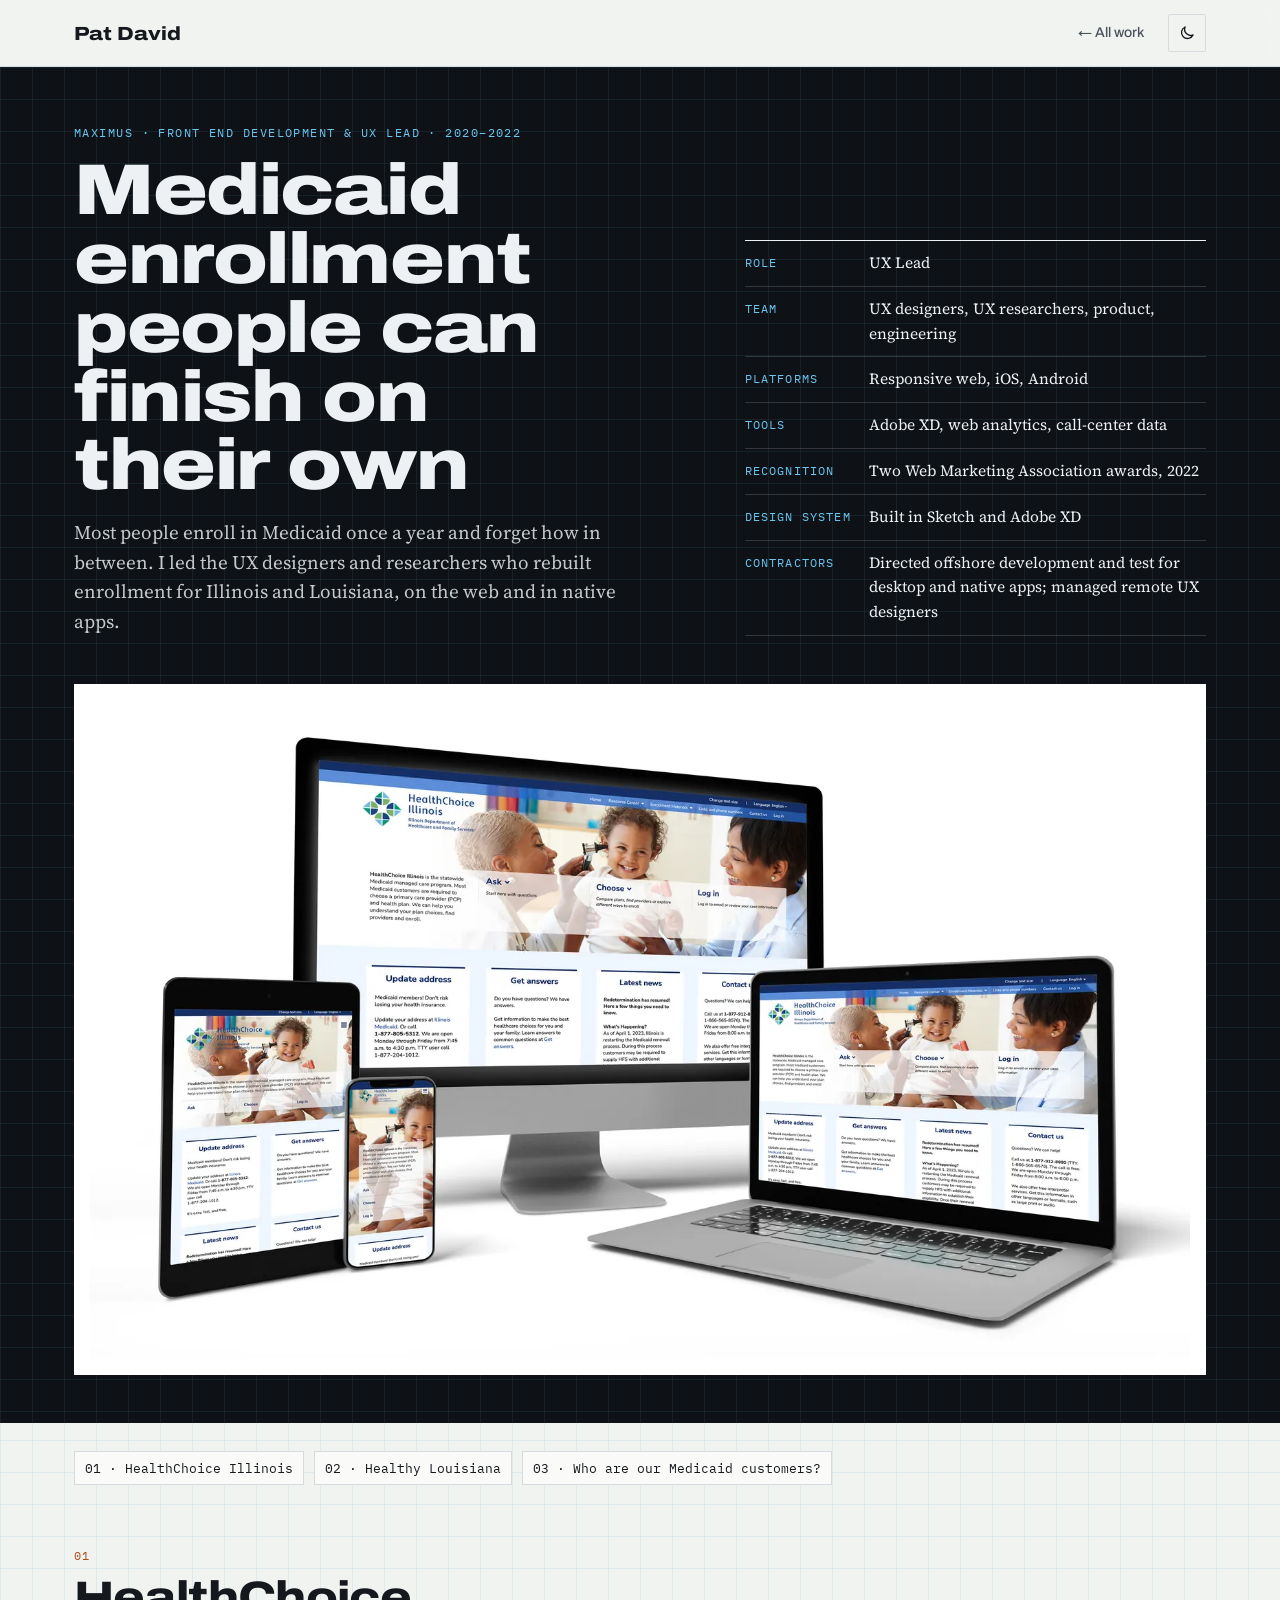
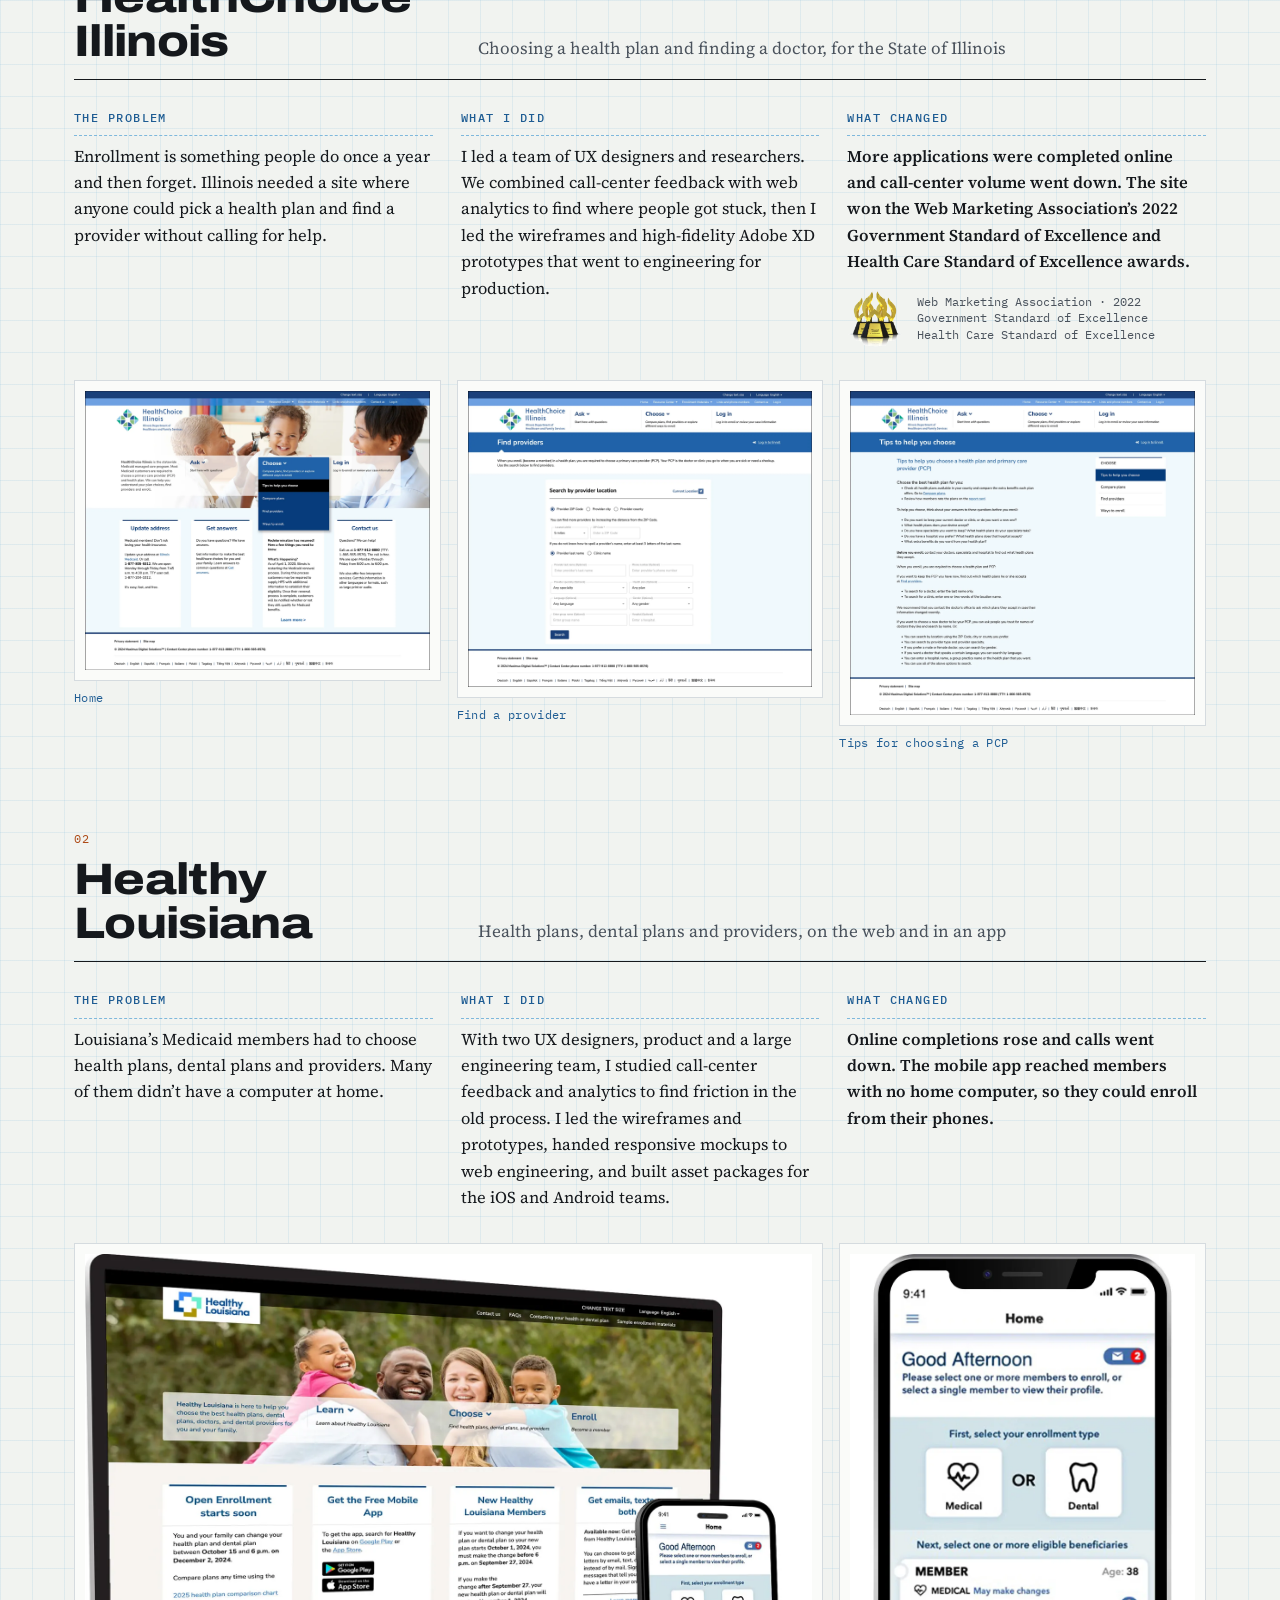
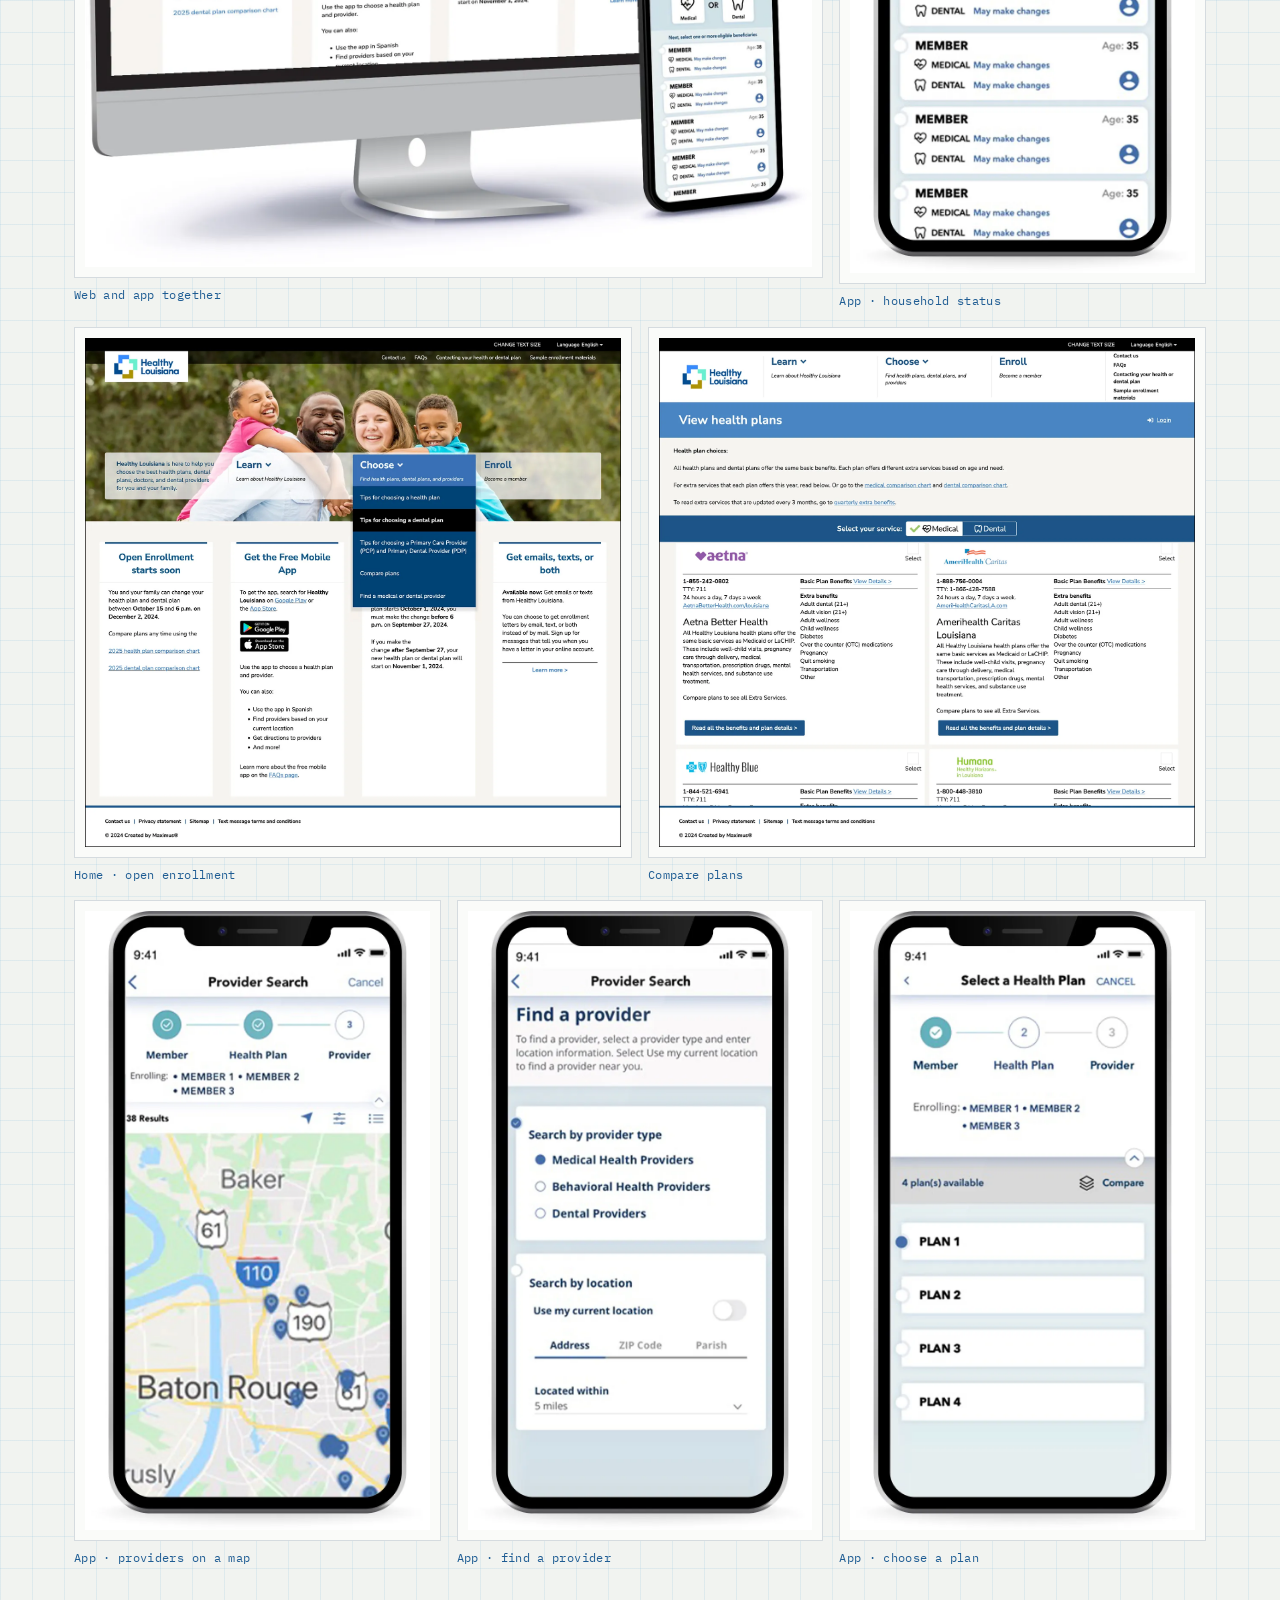
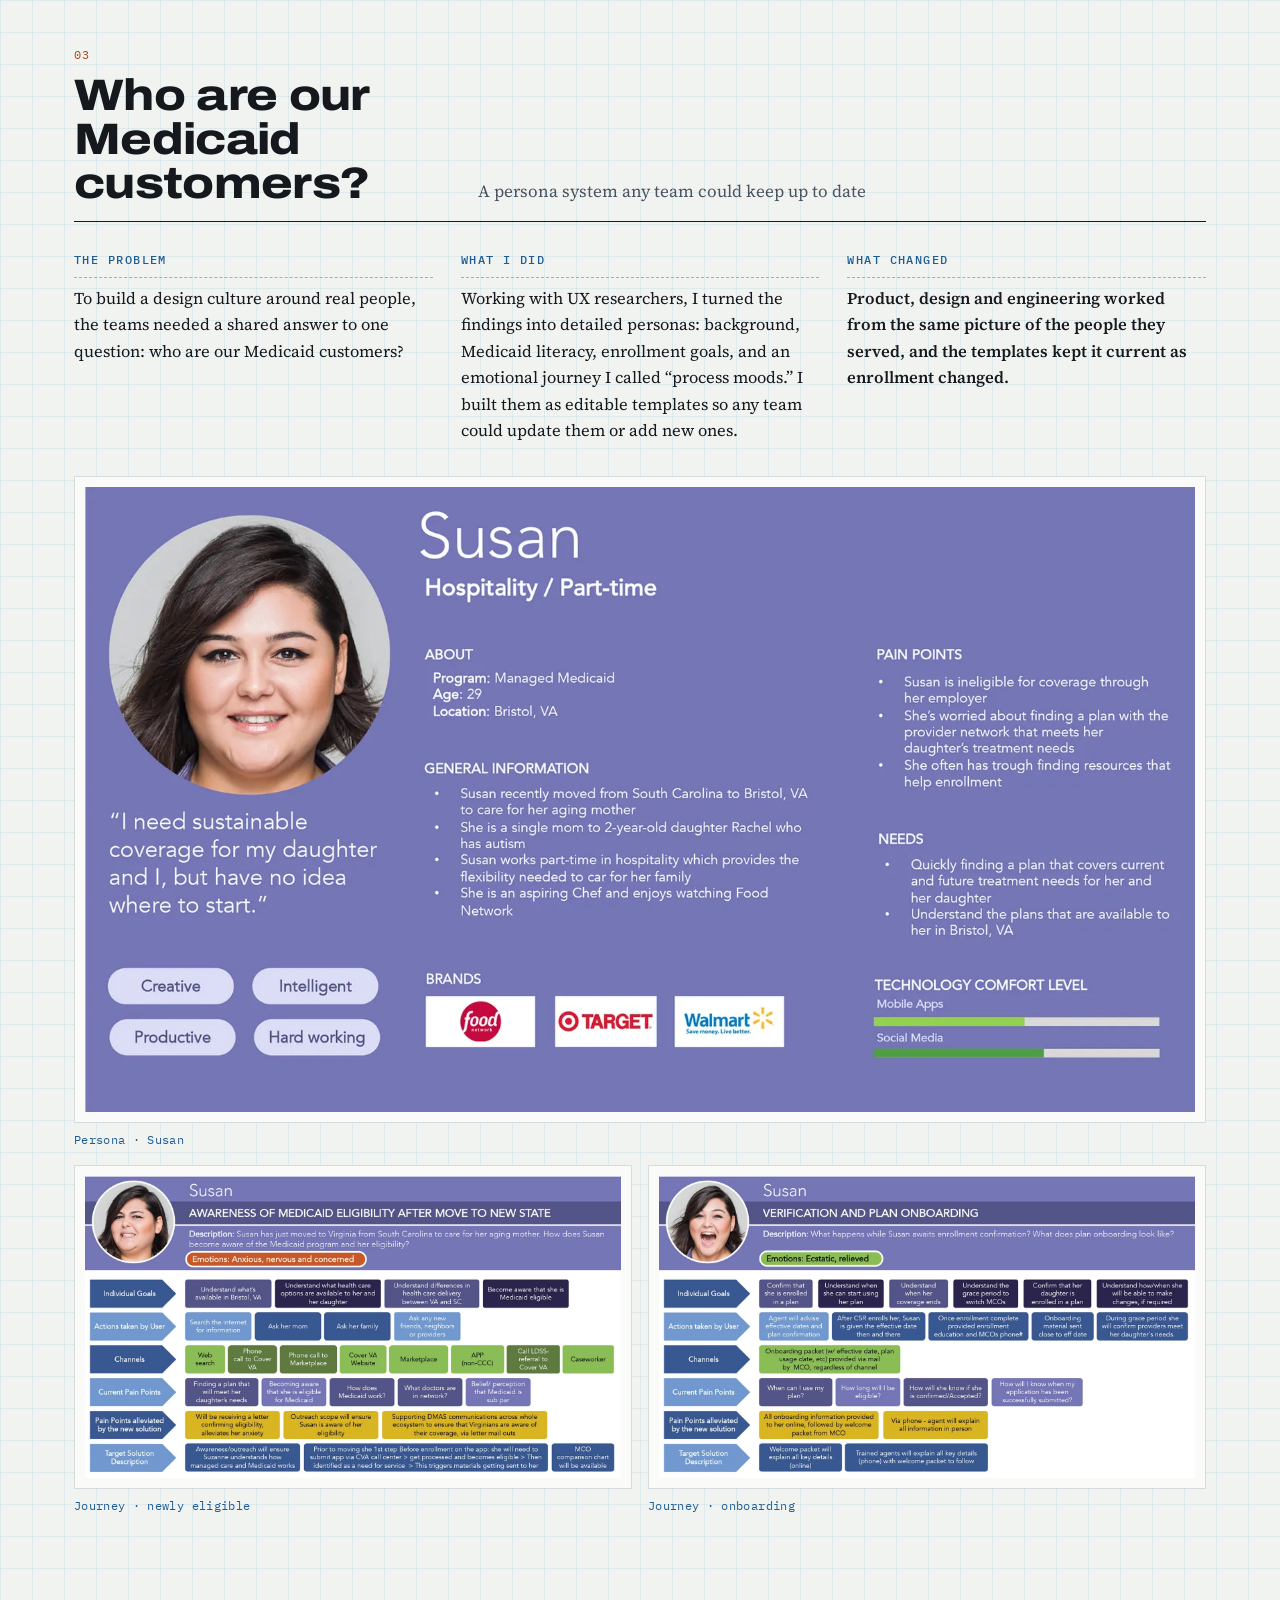
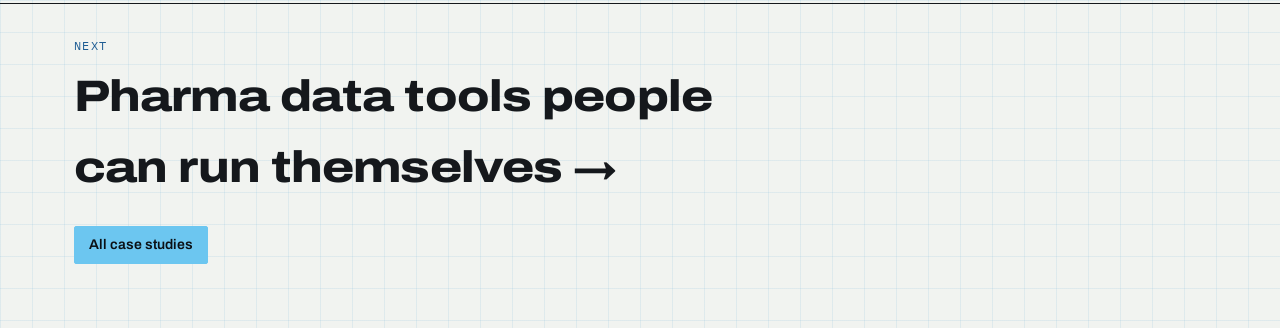
<file: case-maximus.html>
<!doctype html>
<html lang="en">
<head>
<meta charset="utf-8">
<meta name="viewport" content="width=device-width,initial-scale=1,viewport-fit=cover">
<title>Medicaid enrollment people can finish on their own · Pat David</title>
<link rel="preconnect" href="https://fonts.googleapis.com">
<link rel="preconnect" href="https://fonts.gstatic.com" crossorigin>
<link rel="stylesheet" href="https://fonts.googleapis.com/css2?family=Archivo:wdth,wght@62..125,400..900&family=IBM+Plex+Mono:wght@400;500&family=Source+Serif+4:opsz,wght@8..60,400;8..60,600&display=swap">
<link rel="stylesheet" href="css/case.css">
<script>
(function(){var r=document.documentElement,k='pd-theme';
try{var t=localStorage.getItem(k);if(t==='light'||t==='dark')r.setAttribute('data-theme',t);}catch(e){}
function dark(){var t=r.getAttribute('data-theme');return t?t==='dark':matchMedia('(prefers-color-scheme: dark)').matches;}
function sync(){var b=document.getElementById('themeBtn');if(b)b.setAttribute('aria-label',dark()?'Switch to light mode':'Switch to dark mode');}
document.addEventListener('click',function(e){if(!e.target.closest||!e.target.closest('#themeBtn'))return;
  var t=dark()?'light':'dark';r.setAttribute('data-theme',t);try{localStorage.setItem(k,t);}catch(e){}sync();});
document.addEventListener('DOMContentLoaded',sync);sync();})();
</script>
</head>
<body>
<header><div class="wrap"><a class="mark" href="index.html">Pat David</a><a class="back" href="index.html#maximus">← All work</a><button class="theme" id="themeBtn" type="button" aria-label="Switch theme"><svg class="moon" viewBox="0 0 24 24" width="18" height="18" aria-hidden="true"><path d="M20 14.5A8 8 0 0 1 9.5 4a8 8 0 1 0 10.5 10.5z" fill="none" stroke="currentColor" stroke-width="1.8" stroke-linejoin="round"/></svg><svg class="sun" viewBox="0 0 24 24" width="18" height="18" aria-hidden="true"><circle cx="12" cy="12" r="4.2" fill="none" stroke="currentColor" stroke-width="1.8"/><path d="M12 2.5v2.2M12 19.3v2.2M2.5 12h2.2M19.3 12h2.2M5.3 5.3l1.6 1.6M17.1 17.1l1.6 1.6M5.3 18.7l1.6-1.6M17.1 6.9l1.6-1.6" stroke="currentColor" stroke-width="1.8" stroke-linecap="round"/></svg></button></div></header>
<main>
<div class="top"><div class="wrap head">
  <div><div class="label">Maximus · Front End Development &amp; UX Lead · 2020–2022</div><h1>Medicaid enrollment people can finish on their own</h1><p>Most people enroll in Medicaid once a year and forget how in between. I led the UX designers and researchers who rebuilt enrollment for Illinois and Louisiana, on the web and in native apps.</p></div>
  <dl class="spec"><dt>Role</dt><dd>UX Lead</dd><dt>Team</dt><dd>UX designers, UX researchers, product, engineering</dd><dt>Platforms</dt><dd>Responsive web, iOS, Android</dd><dt>Tools</dt><dd>Adobe XD, web analytics, call-center data</dd><dt>Recognition</dt><dd>Two Web Marketing Association awards, 2022</dd><dt>Design system</dt><dd>Built in Sketch and Adobe XD</dd><dt>Contractors</dt><dd>Directed offshore development and test for desktop and native apps; managed remote UX designers</dd></dl>
</div><div class="wrap"><figure class="hero-shot"><img src="img/cases/max-01.webp" alt="HealthChoice Illinois on phone, tablet, laptop and desktop"></figure></div></div>
<div class="wrap">
  <nav class="toc" aria-label="Projects in this case"><a href="#illinois">01 · HealthChoice Illinois</a><a href="#louisiana">02 · Healthy Louisiana</a><a href="#personas">03 · Who are our Medicaid customers?</a></nav>
  <section class="part" id="illinois">
    <div class="part-head"><div><span class="n">01</span><h2>HealthChoice Illinois</h2></div><p>Choosing a health plan and finding a doctor, for the State of Illinois</p></div>
    <div class="story">
      <div><h3>The problem</h3><p>Enrollment is something people do once a year and then forget. Illinois needed a site where anyone could pick a health plan and find a provider without calling for help.</p></div>
      <div><h3>What I did</h3><p>I led a team of UX designers and researchers. We combined call-center feedback with web analytics to find where people got stuck, then I led the wireframes and high-fidelity Adobe XD prototypes that went to engineering for production.</p></div>
      <div class="result"><h3>What changed</h3><p>More applications were completed online and call-center volume went down. The site won the Web Marketing Association&rsquo;s 2022 Government Standard of Excellence and Health Care Standard of Excellence awards.</p><div class="award"><img src="img/cases/max-02.webp" alt="WebAward trophies"><span>Web Marketing Association · 2022<br>Government Standard of Excellence<br>Health Care Standard of Excellence</span></div></div>
    </div>
    <div class="gal"><figure class="s4"><button type="button" aria-label="Enlarge: Home page with Learn, Choose, Enroll navigation"><img src="img/cases/max-03.webp" alt="Home page with Learn, Choose, Enroll navigation" loading="lazy"></button><figcaption>Home</figcaption></figure><figure class="s4"><button type="button" aria-label="Enlarge: Find a provider search form"><img src="img/cases/max-04.webp" alt="Find a provider search form" loading="lazy"></button><figcaption>Find a provider</figcaption></figure><figure class="s4"><button type="button" aria-label="Enlarge: Tips to help you choose a primary care provider"><img src="img/cases/max-05.webp" alt="Tips to help you choose a primary care provider" loading="lazy"></button><figcaption>Tips for choosing a PCP</figcaption></figure></div>
  </section>
  <section class="part" id="louisiana">
    <div class="part-head"><div><span class="n">02</span><h2>Healthy Louisiana</h2></div><p>Health plans, dental plans and providers, on the web and in an app</p></div>
    <div class="story">
      <div><h3>The problem</h3><p>Louisiana&rsquo;s Medicaid members had to choose health plans, dental plans and providers. Many of them didn&rsquo;t have a computer at home.</p></div>
      <div><h3>What I did</h3><p>With two UX designers, product and a large engineering team, I studied call-center feedback and analytics to find friction in the old process. I led the wireframes and prototypes, handed responsive mockups to web engineering, and built asset packages for the iOS and Android teams.</p></div>
      <div class="result"><h3>What changed</h3><p>Online completions rose and calls went down. The mobile app reached members with no home computer, so they could enroll from their phones.</p></div>
    </div>
    <div class="gal"><figure class="s8"><button type="button" aria-label="Enlarge: Healthy Louisiana site on desktop and phone"><img src="img/cases/max-06.webp" alt="Healthy Louisiana site on desktop and phone" loading="lazy"></button><figcaption>Web and app together</figcaption></figure><figure class="s4"><button type="button" aria-label="Enlarge: App home screen with enrollment status per member"><img src="img/cases/max-10.webp" alt="App home screen with enrollment status per member" loading="lazy"></button><figcaption>App · household status</figcaption></figure><figure class="s6"><button type="button" aria-label="Enlarge: Home page with open enrollment messaging"><img src="img/cases/max-07.webp" alt="Home page with open enrollment messaging" loading="lazy"></button><figcaption>Home · open enrollment</figcaption></figure><figure class="s6"><button type="button" aria-label="Enlarge: Compare health plans side by side"><img src="img/cases/max-09.webp" alt="Compare health plans side by side" loading="lazy"></button><figcaption>Compare plans</figcaption></figure><figure class="s4"><button type="button" aria-label="Enlarge: App provider search on a map of Baton Rouge"><img src="img/cases/max-11.webp" alt="App provider search on a map of Baton Rouge" loading="lazy"></button><figcaption>App · providers on a map</figcaption></figure><figure class="s4"><button type="button" aria-label="Enlarge: App provider search form"><img src="img/cases/max-13.webp" alt="App provider search form" loading="lazy"></button><figcaption>App · find a provider</figcaption></figure><figure class="s4"><button type="button" aria-label="Enlarge: App plan selection"><img src="img/cases/max-12.webp" alt="App plan selection" loading="lazy"></button><figcaption>App · choose a plan</figcaption></figure></div>
  </section>
  <section class="part" id="personas">
    <div class="part-head"><div><span class="n">03</span><h2>Who are our Medicaid customers?</h2></div><p>A persona system any team could keep up to date</p></div>
    <div class="story">
      <div><h3>The problem</h3><p>To build a design culture around real people, the teams needed a shared answer to one question: who are our Medicaid customers?</p></div>
      <div><h3>What I did</h3><p>Working with UX researchers, I turned the findings into detailed personas: background, Medicaid literacy, enrollment goals, and an emotional journey I called &ldquo;process moods.&rdquo; I built them as editable templates so any team could update them or add new ones.</p></div>
      <div class="result"><h3>What changed</h3><p>Product, design and engineering worked from the same picture of the people they served, and the templates kept it current as enrollment changed.</p></div>
    </div>
    <div class="gal"><figure class="s12"><button type="button" aria-label="Enlarge: Persona card for Susan, a part-time hospitality worker"><img src="img/cases/max-14.webp" alt="Persona card for Susan, a part-time hospitality worker" loading="lazy"></button><figcaption>Persona · Susan</figcaption></figure><figure class="s6"><button type="button" aria-label="Enlarge: Journey map for Susan: learning she is newly eligible"><img src="img/cases/max-15.webp" alt="Journey map for Susan: learning she is newly eligible" loading="lazy"></button><figcaption>Journey · newly eligible</figcaption></figure><figure class="s6"><button type="button" aria-label="Enlarge: Journey map for Susan: verification and plan onboarding"><img src="img/cases/max-17.webp" alt="Journey map for Susan: verification and plan onboarding" loading="lazy"></button><figcaption>Journey · onboarding</figcaption></figure></div>
  </section>
</div>
</main>
<nav class="next" aria-label="Next project"><div class="wrap">
  <a class="go" href="case-integrichain.html"><div class="label">Next</div><h2>Pharma data tools people can run themselves →</h2></a>
  <a class="btn" href="index.html#work">All case studies</a>
</div></nav>
<dialog id="lb" aria-label="Enlarged image"><button type="button" id="lbClose">Close ✕</button><img id="lbImg" alt=""><p id="lbCap"></p></dialog>
<script>
var lb=document.getElementById('lb'),li=document.getElementById('lbImg'),lc=document.getElementById('lbCap');
document.querySelectorAll('.gal button').forEach(function(b){b.addEventListener('click',function(){
  var i=b.querySelector('img');li.src=i.src;li.alt=i.alt;lc.textContent=i.alt;
  if(lb.showModal)lb.showModal();else window.open(i.src,'_blank','noopener');});});
document.getElementById('lbClose').addEventListener('click',function(){lb.close();});
lb.addEventListener('click',function(e){if(e.target===lb)lb.close();});
</script>
</body>
</html>
</file>
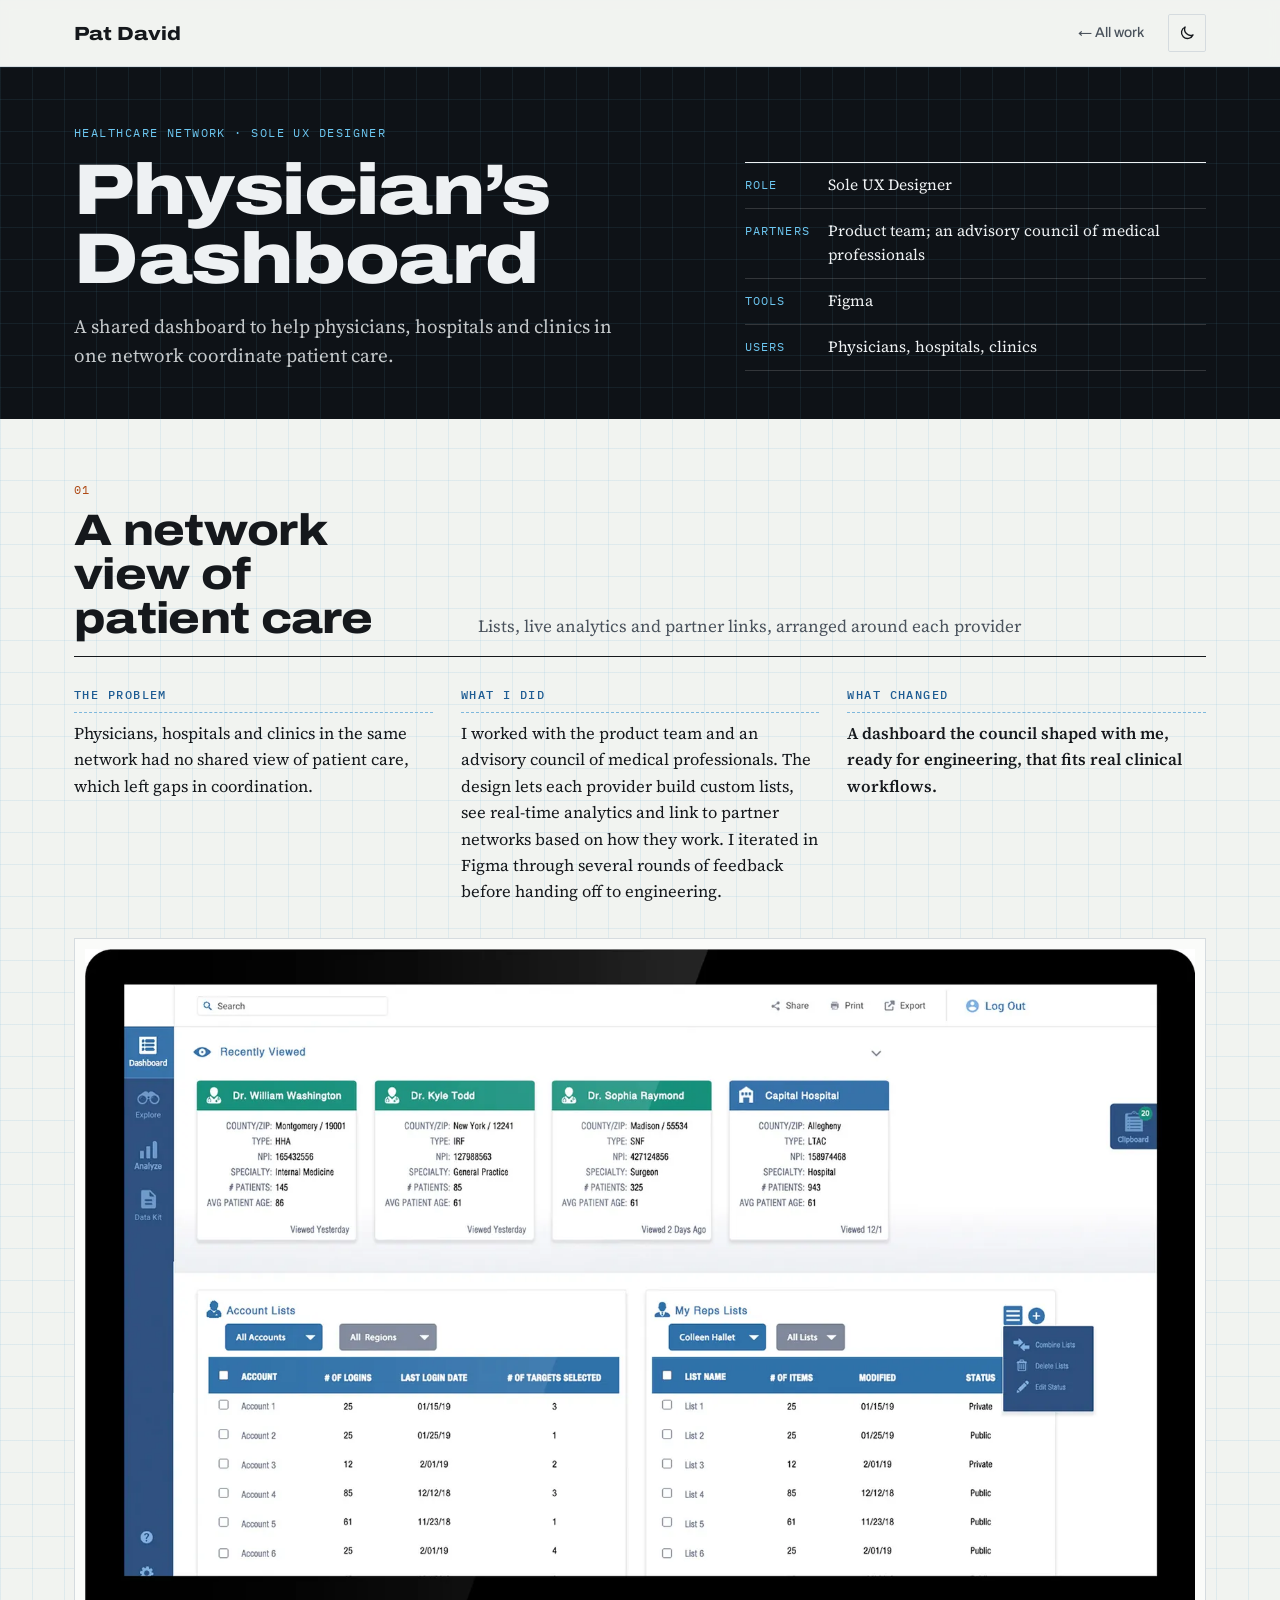
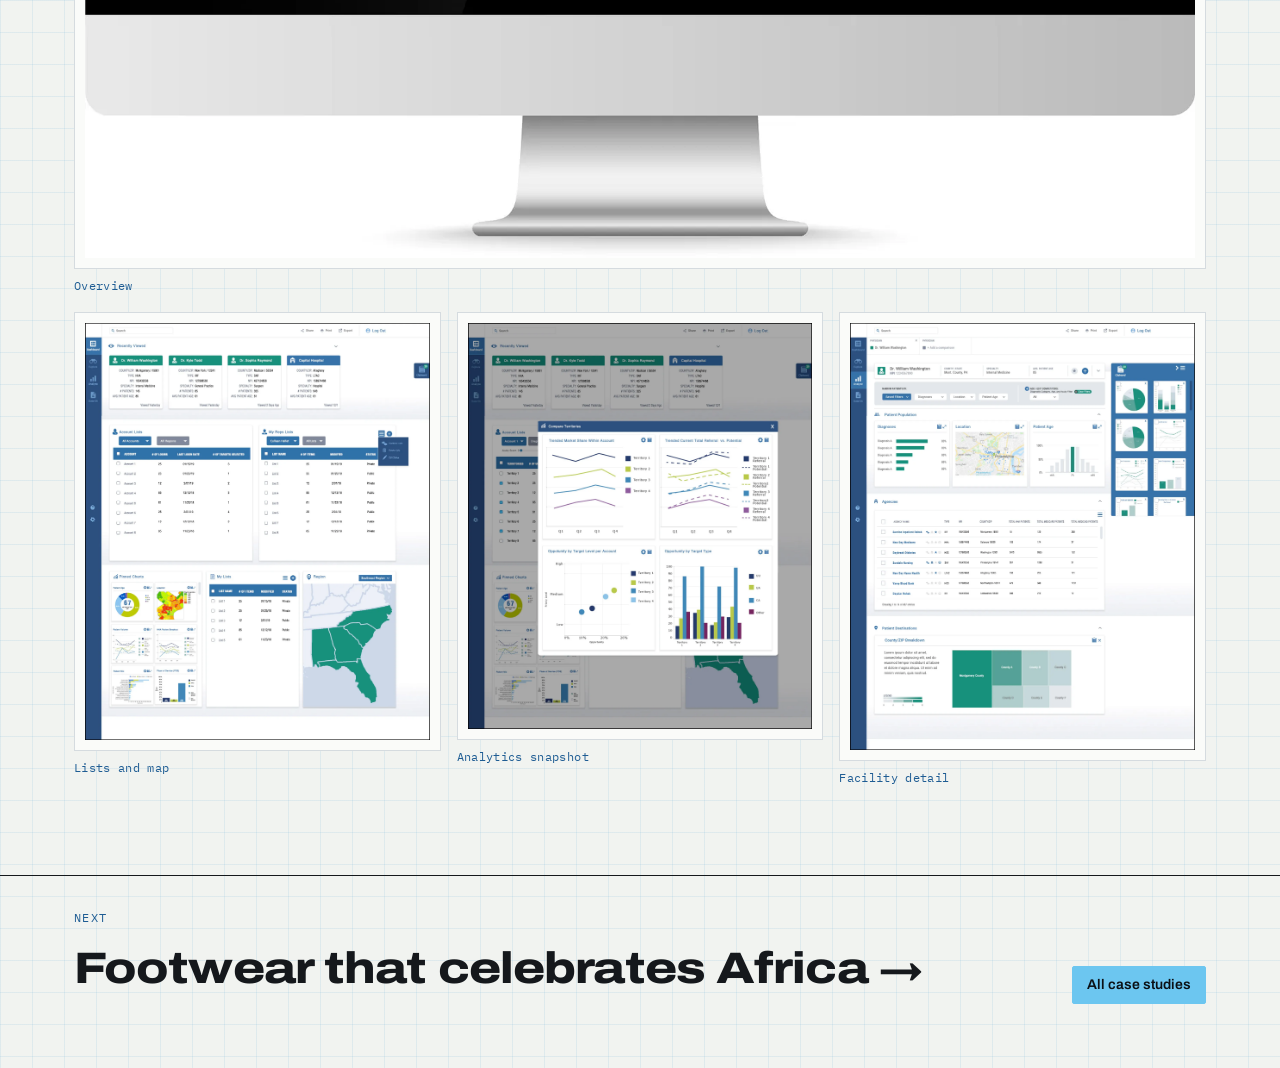
<file: case-physicians.html>
<!doctype html>
<html lang="en">
<head>
<meta charset="utf-8">
<meta name="viewport" content="width=device-width,initial-scale=1,viewport-fit=cover">
<title>Physician’s Dashboard · Pat David</title>
<link rel="preconnect" href="https://fonts.googleapis.com">
<link rel="preconnect" href="https://fonts.gstatic.com" crossorigin>
<link rel="stylesheet" href="https://fonts.googleapis.com/css2?family=Archivo:wdth,wght@62..125,400..900&family=IBM+Plex+Mono:wght@400;500&family=Source+Serif+4:opsz,wght@8..60,400;8..60,600&display=swap">
<link rel="stylesheet" href="css/case.css">
<script>
(function(){var r=document.documentElement,k='pd-theme';
try{var t=localStorage.getItem(k);if(t==='light'||t==='dark')r.setAttribute('data-theme',t);}catch(e){}
function dark(){var t=r.getAttribute('data-theme');return t?t==='dark':matchMedia('(prefers-color-scheme: dark)').matches;}
function sync(){var b=document.getElementById('themeBtn');if(b)b.setAttribute('aria-label',dark()?'Switch to light mode':'Switch to dark mode');}
document.addEventListener('click',function(e){if(!e.target.closest||!e.target.closest('#themeBtn'))return;
  var t=dark()?'light':'dark';r.setAttribute('data-theme',t);try{localStorage.setItem(k,t);}catch(e){}sync();});
document.addEventListener('DOMContentLoaded',sync);sync();})();
</script>
</head>
<body>
<header><div class="wrap"><a class="mark" href="index.html">Pat David</a><a class="back" href="index.html#physicians">← All work</a><button class="theme" id="themeBtn" type="button" aria-label="Switch theme"><svg class="moon" viewBox="0 0 24 24" width="18" height="18" aria-hidden="true"><path d="M20 14.5A8 8 0 0 1 9.5 4a8 8 0 1 0 10.5 10.5z" fill="none" stroke="currentColor" stroke-width="1.8" stroke-linejoin="round"/></svg><svg class="sun" viewBox="0 0 24 24" width="18" height="18" aria-hidden="true"><circle cx="12" cy="12" r="4.2" fill="none" stroke="currentColor" stroke-width="1.8"/><path d="M12 2.5v2.2M12 19.3v2.2M2.5 12h2.2M19.3 12h2.2M5.3 5.3l1.6 1.6M17.1 17.1l1.6 1.6M5.3 18.7l1.6-1.6M17.1 6.9l1.6-1.6" stroke="currentColor" stroke-width="1.8" stroke-linecap="round"/></svg></button></div></header>
<main>
<div class="top"><div class="wrap head">
  <div><div class="label">Healthcare network · Sole UX Designer</div><h1>Physician&rsquo;s Dashboard</h1><p>A shared dashboard to help physicians, hospitals and clinics in one network coordinate patient care.</p></div>
  <dl class="spec"><dt>Role</dt><dd>Sole UX Designer</dd><dt>Partners</dt><dd>Product team; an advisory council of medical professionals</dd><dt>Tools</dt><dd>Figma</dd><dt>Users</dt><dd>Physicians, hospitals, clinics</dd></dl>
</div></div>
<div class="wrap">
  
  <section class="part" id="dashboard">
    <div class="part-head"><div><span class="n">01</span><h2>A network view of patient care</h2></div><p>Lists, live analytics and partner links, arranged around each provider</p></div>
    <div class="story">
      <div><h3>The problem</h3><p>Physicians, hospitals and clinics in the same network had no shared view of patient care, which left gaps in coordination.</p></div>
      <div><h3>What I did</h3><p>I worked with the product team and an advisory council of medical professionals. The design lets each provider build custom lists, see real-time analytics and link to partner networks based on how they work. I iterated in Figma through several rounds of feedback before handing off to engineering.</p></div>
      <div class="result"><h3>What changed</h3><p>A dashboard the council shaped with me, ready for engineering, that fits real clinical workflows.</p></div>
    </div>
    <div class="gal"><figure class="s12"><button type="button" aria-label="Enlarge: Dashboard overview on a desktop monitor"><img src="img/cases/pd-01.webp" alt="Dashboard overview on a desktop monitor" loading="lazy"></button><figcaption>Overview</figcaption></figure><figure class="s4"><button type="button" aria-label="Enlarge: Dashboard with patient lists and a regional map"><img src="img/cases/pd-02.webp" alt="Dashboard with patient lists and a regional map" loading="lazy"></button><figcaption>Lists and map</figcaption></figure><figure class="s4"><button type="button" aria-label="Enlarge: Analytics overlay with line, scatter and bar charts"><img src="img/cases/pd-03.webp" alt="Analytics overlay with line, scatter and bar charts" loading="lazy"></button><figcaption>Analytics snapshot</figcaption></figure><figure class="s4"><button type="button" aria-label="Enlarge: Facility detail with charts and a heat table"><img src="img/cases/pd-04.webp" alt="Facility detail with charts and a heat table" loading="lazy"></button><figcaption>Facility detail</figcaption></figure></div>
  </section>
</div>
</main>
<nav class="next" aria-label="Next project"><div class="wrap">
  <a class="go" href="case-afrikan.html"><div class="label">Next</div><h2>Footwear that celebrates Africa →</h2></a>
  <a class="btn" href="index.html#work">All case studies</a>
</div></nav>
<dialog id="lb" aria-label="Enlarged image"><button type="button" id="lbClose">Close ✕</button><img id="lbImg" alt=""><p id="lbCap"></p></dialog>
<script>
var lb=document.getElementById('lb'),li=document.getElementById('lbImg'),lc=document.getElementById('lbCap');
document.querySelectorAll('.gal button').forEach(function(b){b.addEventListener('click',function(){
  var i=b.querySelector('img');li.src=i.src;li.alt=i.alt;lc.textContent=i.alt;
  if(lb.showModal)lb.showModal();else window.open(i.src,'_blank','noopener');});});
document.getElementById('lbClose').addEventListener('click',function(){lb.close();});
lb.addEventListener('click',function(e){if(e.target===lb)lb.close();});
</script>
</body>
</html>
</file>
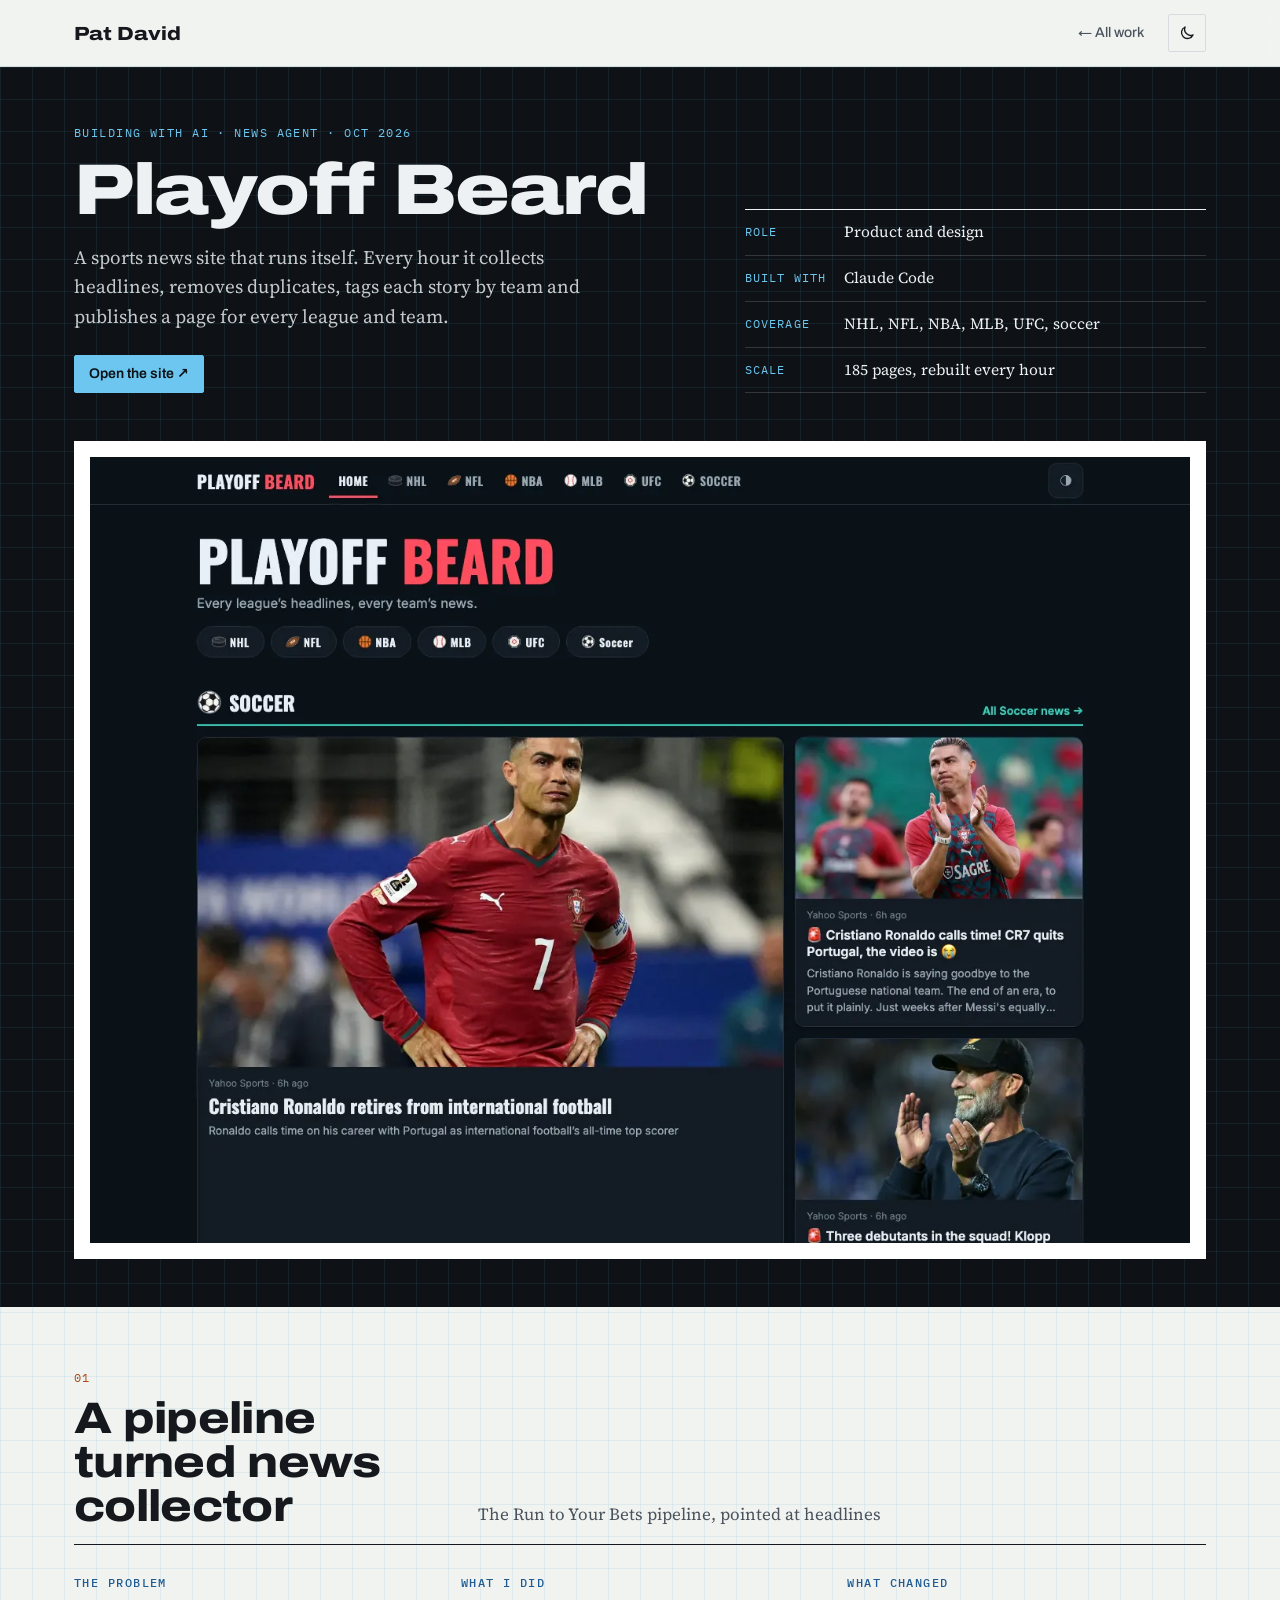
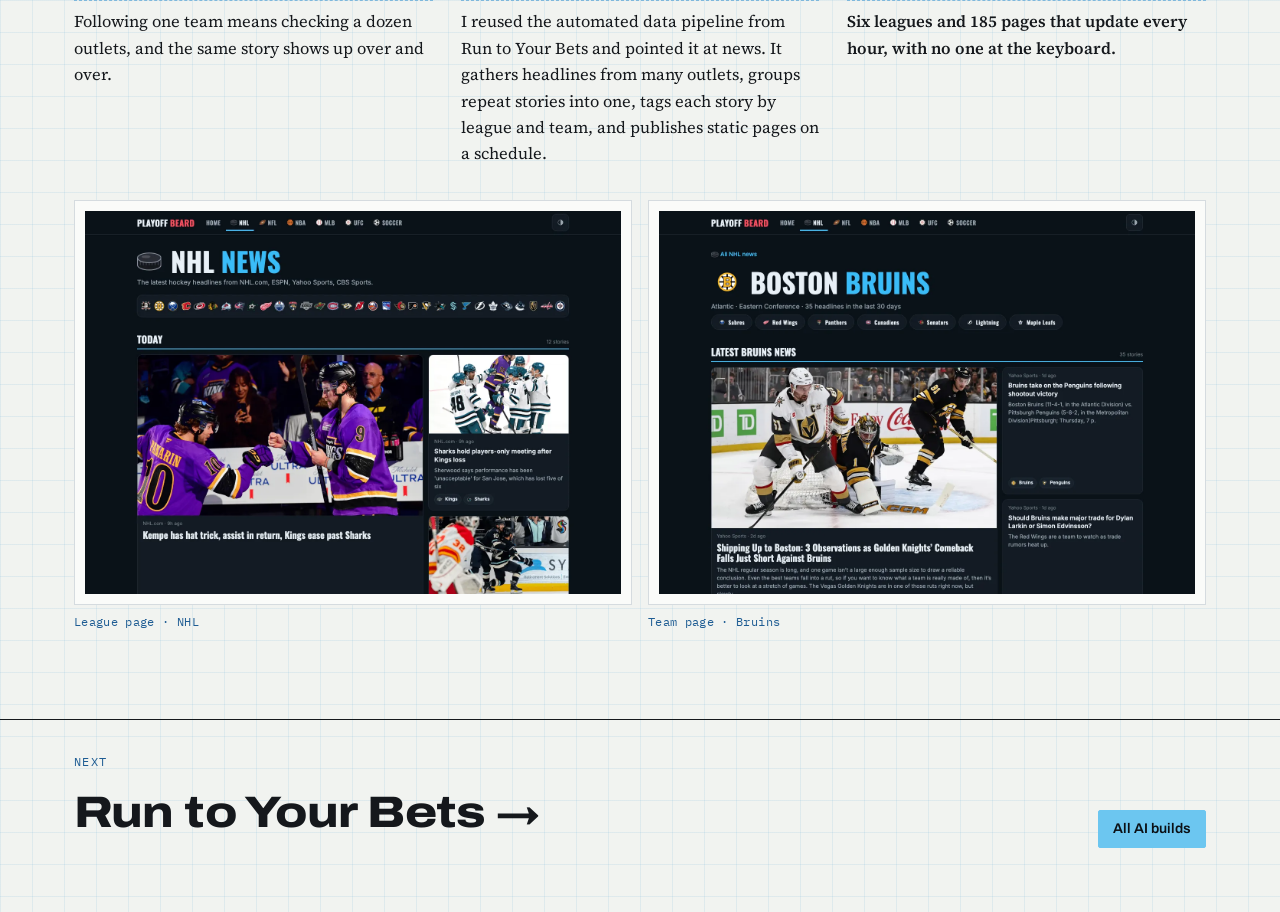
<file: case-playoff-beard.html>
<!doctype html>
<html lang="en">
<head>
<meta charset="utf-8">
<meta name="viewport" content="width=device-width,initial-scale=1,viewport-fit=cover">
<title>Playoff Beard · Pat David</title>
<link rel="preconnect" href="https://fonts.googleapis.com">
<link rel="preconnect" href="https://fonts.gstatic.com" crossorigin>
<link rel="stylesheet" href="https://fonts.googleapis.com/css2?family=Archivo:wdth,wght@62..125,400..900&family=IBM+Plex+Mono:wght@400;500&family=Source+Serif+4:opsz,wght@8..60,400;8..60,600&display=swap">
<link rel="stylesheet" href="css/case.css">
<script>
(function(){var r=document.documentElement,k='pd-theme';
try{var t=localStorage.getItem(k);if(t==='light'||t==='dark')r.setAttribute('data-theme',t);}catch(e){}
function dark(){var t=r.getAttribute('data-theme');return t?t==='dark':matchMedia('(prefers-color-scheme: dark)').matches;}
function sync(){var b=document.getElementById('themeBtn');if(b)b.setAttribute('aria-label',dark()?'Switch to light mode':'Switch to dark mode');}
document.addEventListener('click',function(e){if(!e.target.closest||!e.target.closest('#themeBtn'))return;
  var t=dark()?'light':'dark';r.setAttribute('data-theme',t);try{localStorage.setItem(k,t);}catch(e){}sync();});
document.addEventListener('DOMContentLoaded',sync);sync();})();
</script>
</head>
<body>
<header><div class="wrap"><a class="mark" href="index.html">Pat David</a><a class="back" href="index.html#playoff-beard">← All work</a><button class="theme" id="themeBtn" type="button" aria-label="Switch theme"><svg class="moon" viewBox="0 0 24 24" width="18" height="18" aria-hidden="true"><path d="M20 14.5A8 8 0 0 1 9.5 4a8 8 0 1 0 10.5 10.5z" fill="none" stroke="currentColor" stroke-width="1.8" stroke-linejoin="round"/></svg><svg class="sun" viewBox="0 0 24 24" width="18" height="18" aria-hidden="true"><circle cx="12" cy="12" r="4.2" fill="none" stroke="currentColor" stroke-width="1.8"/><path d="M12 2.5v2.2M12 19.3v2.2M2.5 12h2.2M19.3 12h2.2M5.3 5.3l1.6 1.6M17.1 17.1l1.6 1.6M5.3 18.7l1.6-1.6M17.1 6.9l1.6-1.6" stroke="currentColor" stroke-width="1.8" stroke-linecap="round"/></svg></button></div></header>
<main>
<div class="top"><div class="wrap head">
  <div><div class="label">Building with AI · News agent · Oct 2026</div><h1>Playoff Beard</h1><p>A sports news site that runs itself. Every hour it collects headlines, removes duplicates, tags each story by team and publishes a page for every league and team.</p><div class="links"><a class="btn" href="https://www.playoffbeard.com" target="_blank" rel="noopener">Open the site ↗</a></div></div>
  <dl class="spec"><dt>Role</dt><dd>Product and design</dd><dt>Built with</dt><dd>Claude Code</dd><dt>Coverage</dt><dd>NHL, NFL, NBA, MLB, UFC, soccer</dd><dt>Scale</dt><dd>185 pages, rebuilt every hour</dd></dl>
</div><div class="wrap"><figure class="hero-shot"><img src="img/cases/beard-home.webp" alt="Playoff Beard home page with league tabs and top soccer stories"></figure></div></div>
<div class="wrap">
  
  <section class="part" id="agent">
    <div class="part-head"><div><span class="n">01</span><h2>A pipeline turned news collector</h2></div><p>The Run to Your Bets pipeline, pointed at headlines</p></div>
    <div class="story">
      <div><h3>The problem</h3><p>Following one team means checking a dozen outlets, and the same story shows up over and over.</p></div>
      <div><h3>What I did</h3><p>I reused the automated data pipeline from Run to Your Bets and pointed it at news. It gathers headlines from many outlets, groups repeat stories into one, tags each story by league and team, and publishes static pages on a schedule.</p></div>
      <div class="result"><h3>What changed</h3><p>Six leagues and 185 pages that update every hour, with no one at the keyboard.</p></div>
    </div>
    <div class="gal"><figure class="s6"><button type="button" aria-label="Enlarge: NHL news page with team badges and today&rsquo;s stories"><img src="img/cases/beard-league.webp" alt="NHL news page with team badges and today&rsquo;s stories" loading="lazy"></button><figcaption>League page · NHL</figcaption></figure><figure class="s6"><button type="button" aria-label="Enlarge: Boston Bruins team page with the latest news"><img src="img/cases/beard-team.webp" alt="Boston Bruins team page with the latest news" loading="lazy"></button><figcaption>Team page · Bruins</figcaption></figure></div>
  </section>
</div>
</main>
<nav class="next" aria-label="Next project"><div class="wrap">
  <a class="go" href="case-rtyb.html"><div class="label">Next</div><h2>Run to Your Bets →</h2></a>
  <a class="btn" href="index.html#ai">All AI builds</a>
</div></nav>
<dialog id="lb" aria-label="Enlarged image"><button type="button" id="lbClose">Close ✕</button><img id="lbImg" alt=""><p id="lbCap"></p></dialog>
<script>
var lb=document.getElementById('lb'),li=document.getElementById('lbImg'),lc=document.getElementById('lbCap');
document.querySelectorAll('.gal button').forEach(function(b){b.addEventListener('click',function(){
  var i=b.querySelector('img');li.src=i.src;li.alt=i.alt;lc.textContent=i.alt;
  if(lb.showModal)lb.showModal();else window.open(i.src,'_blank','noopener');});});
document.getElementById('lbClose').addEventListener('click',function(){lb.close();});
lb.addEventListener('click',function(e){if(e.target===lb)lb.close();});
</script>
</body>
</html>
</file>
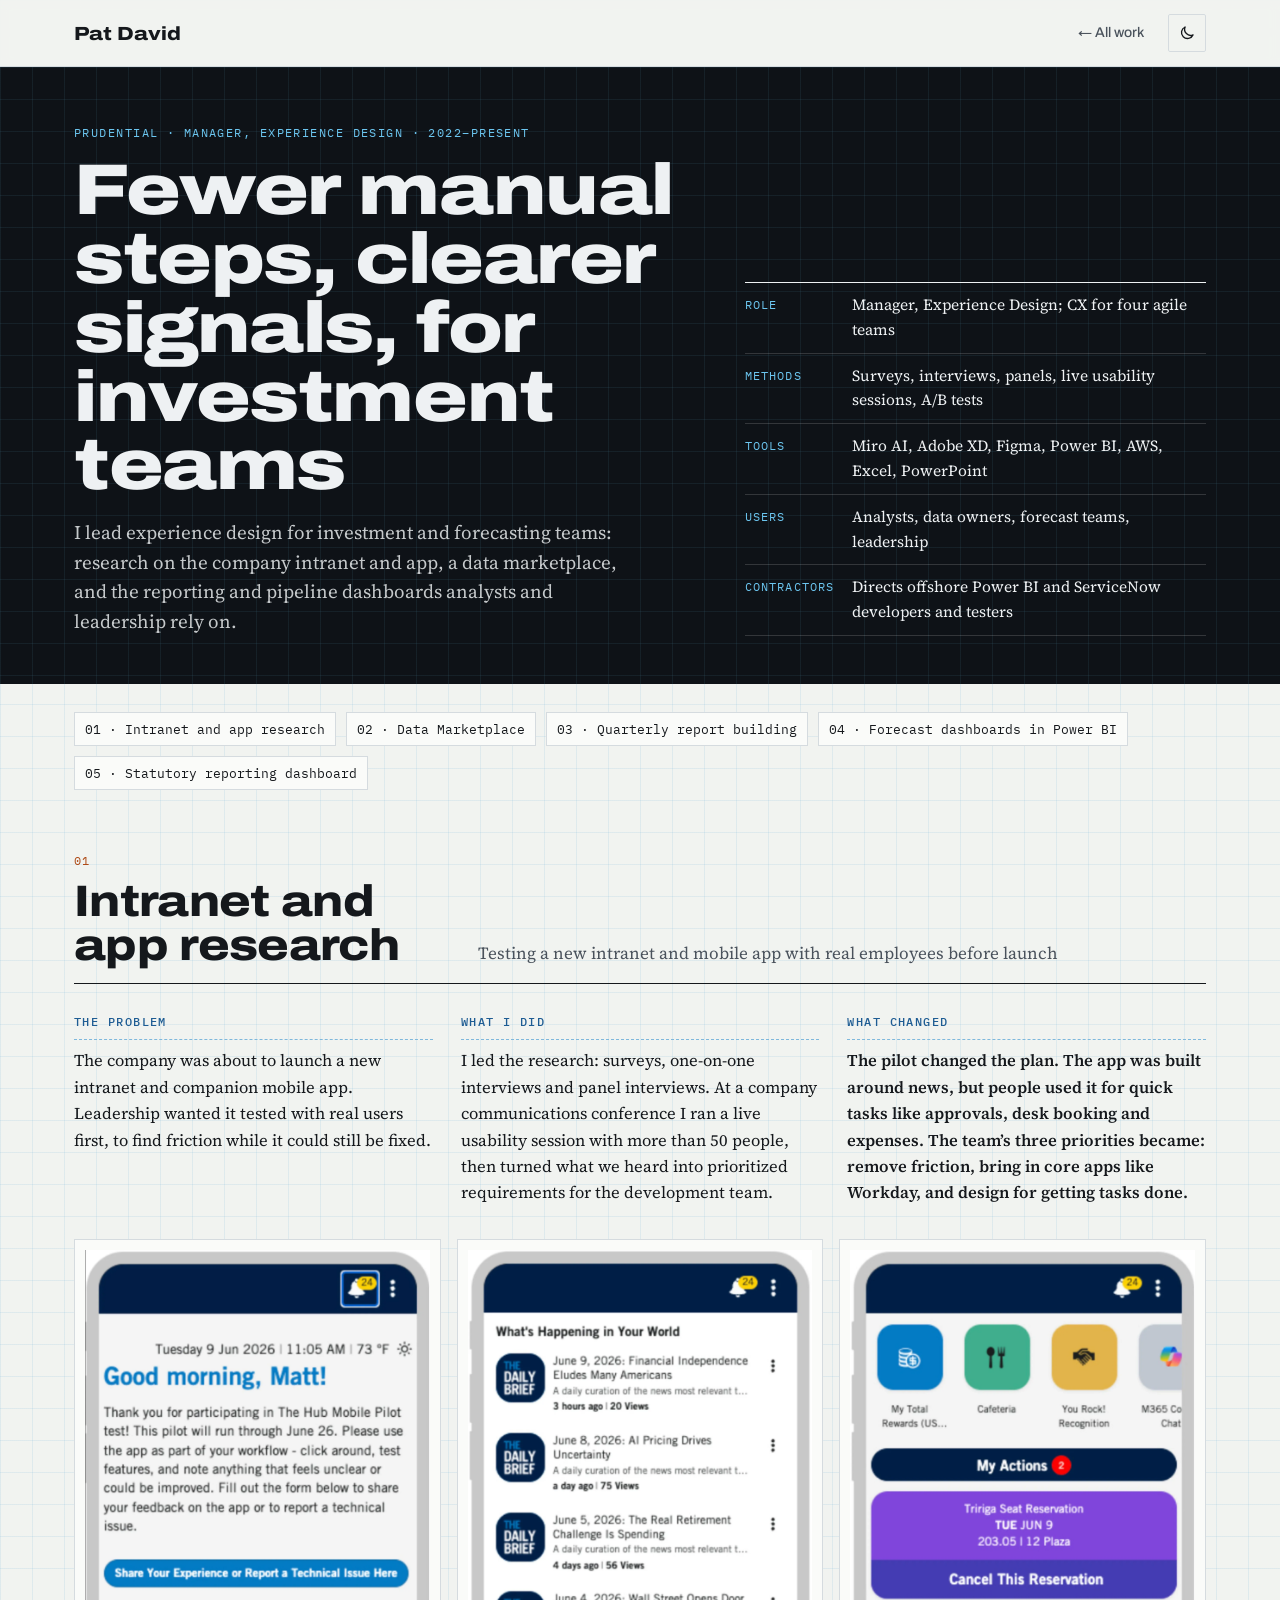
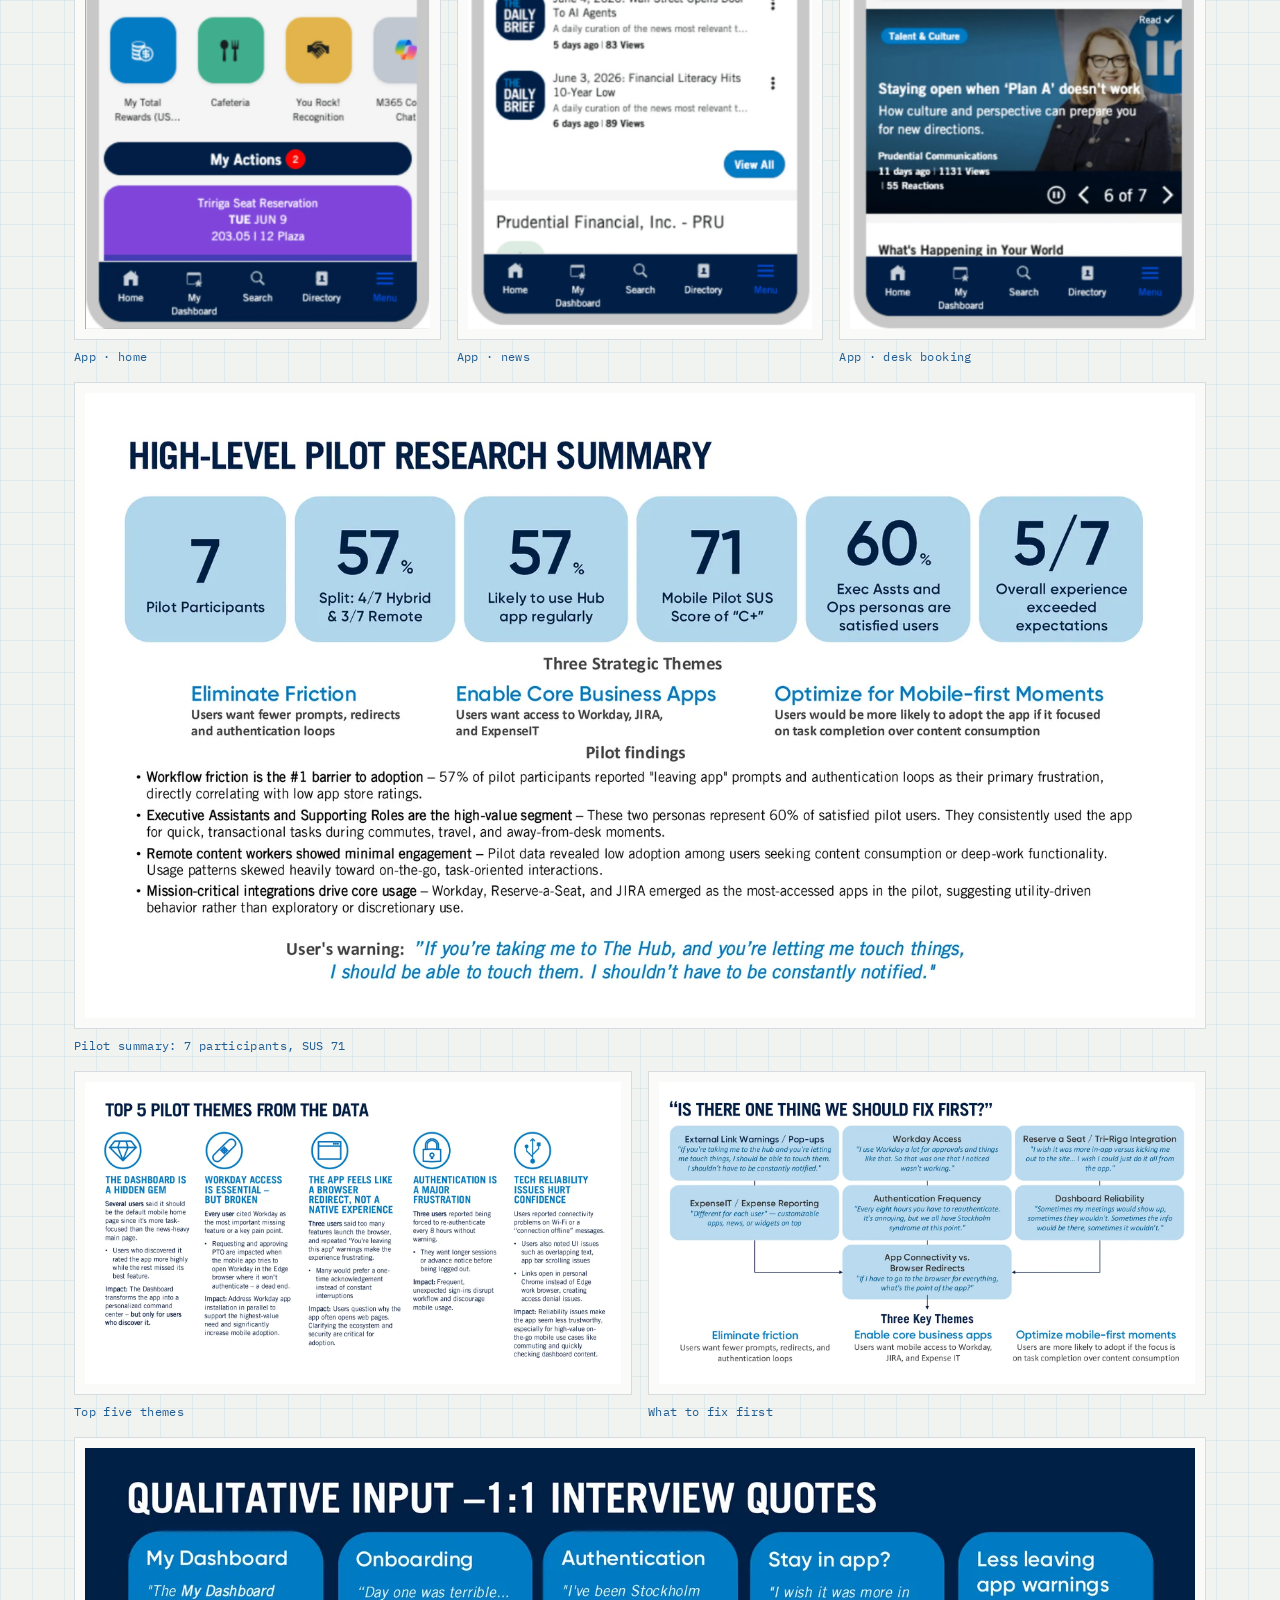
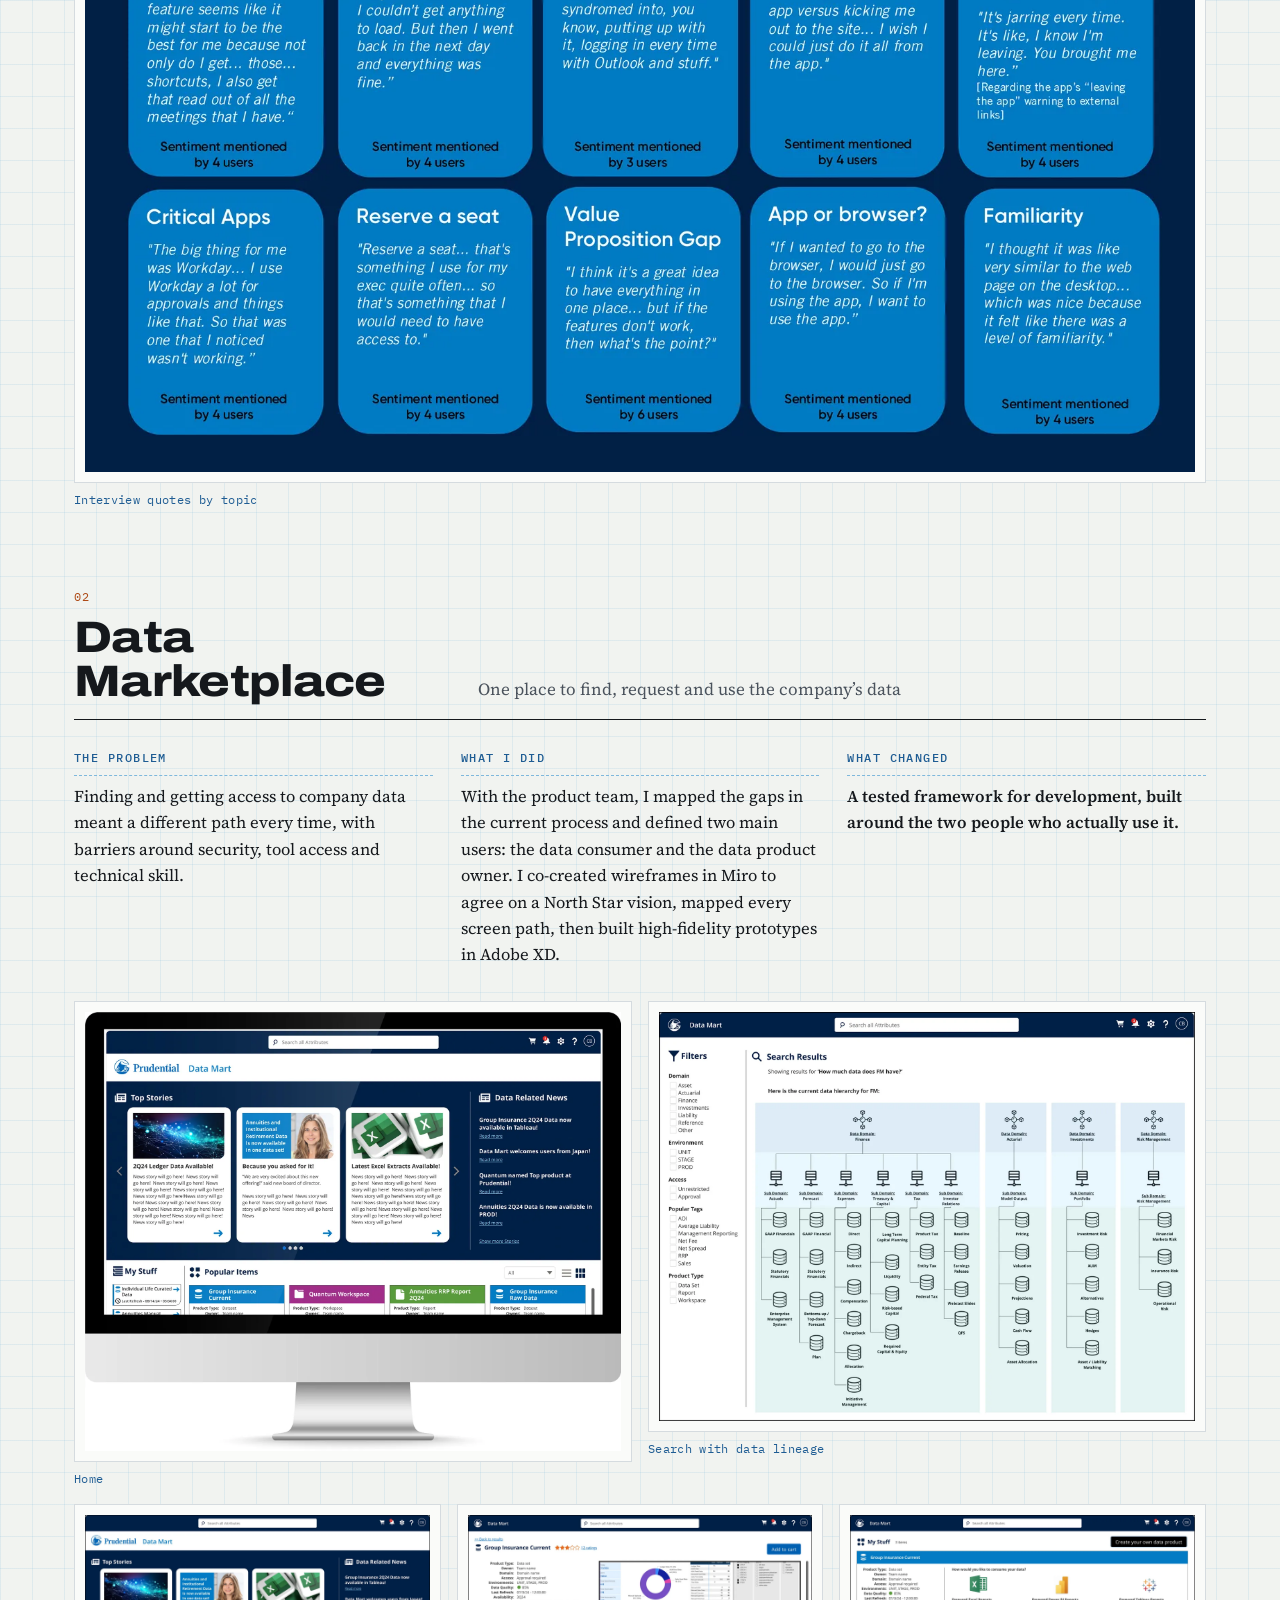
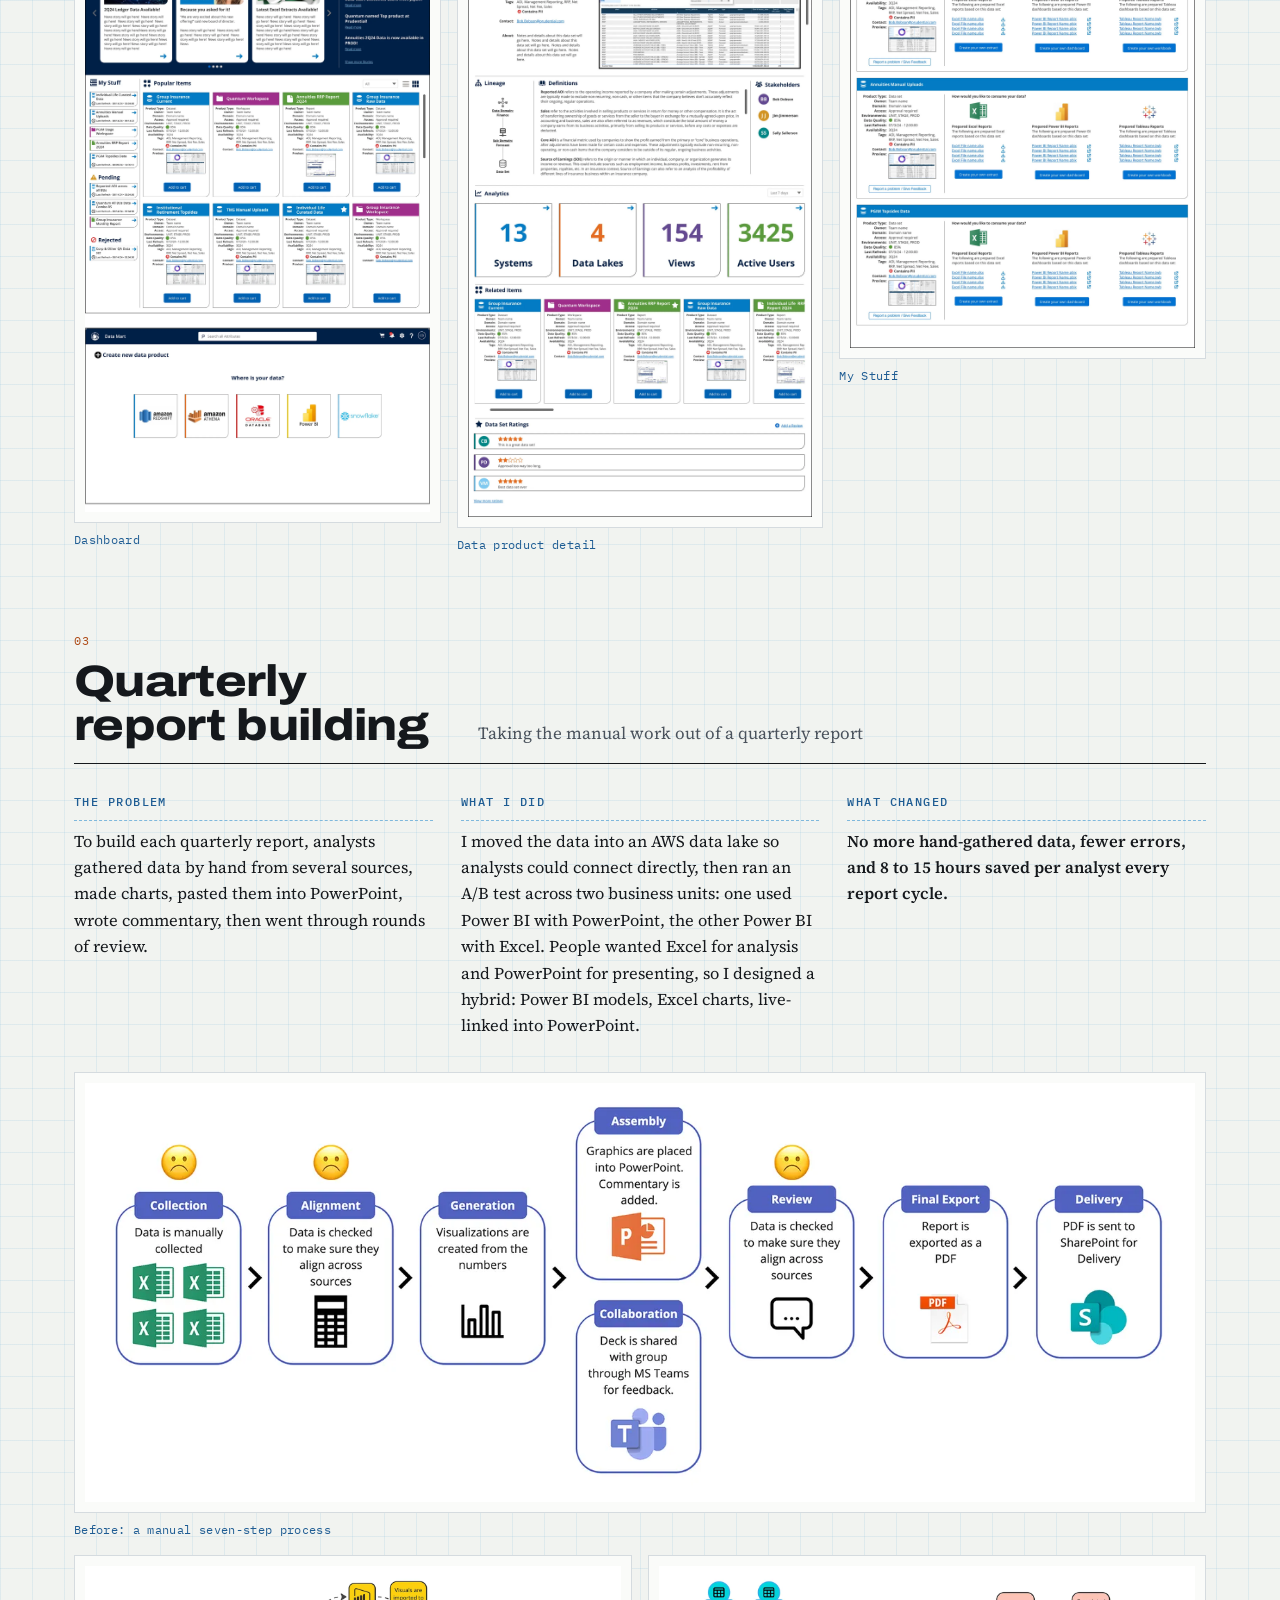
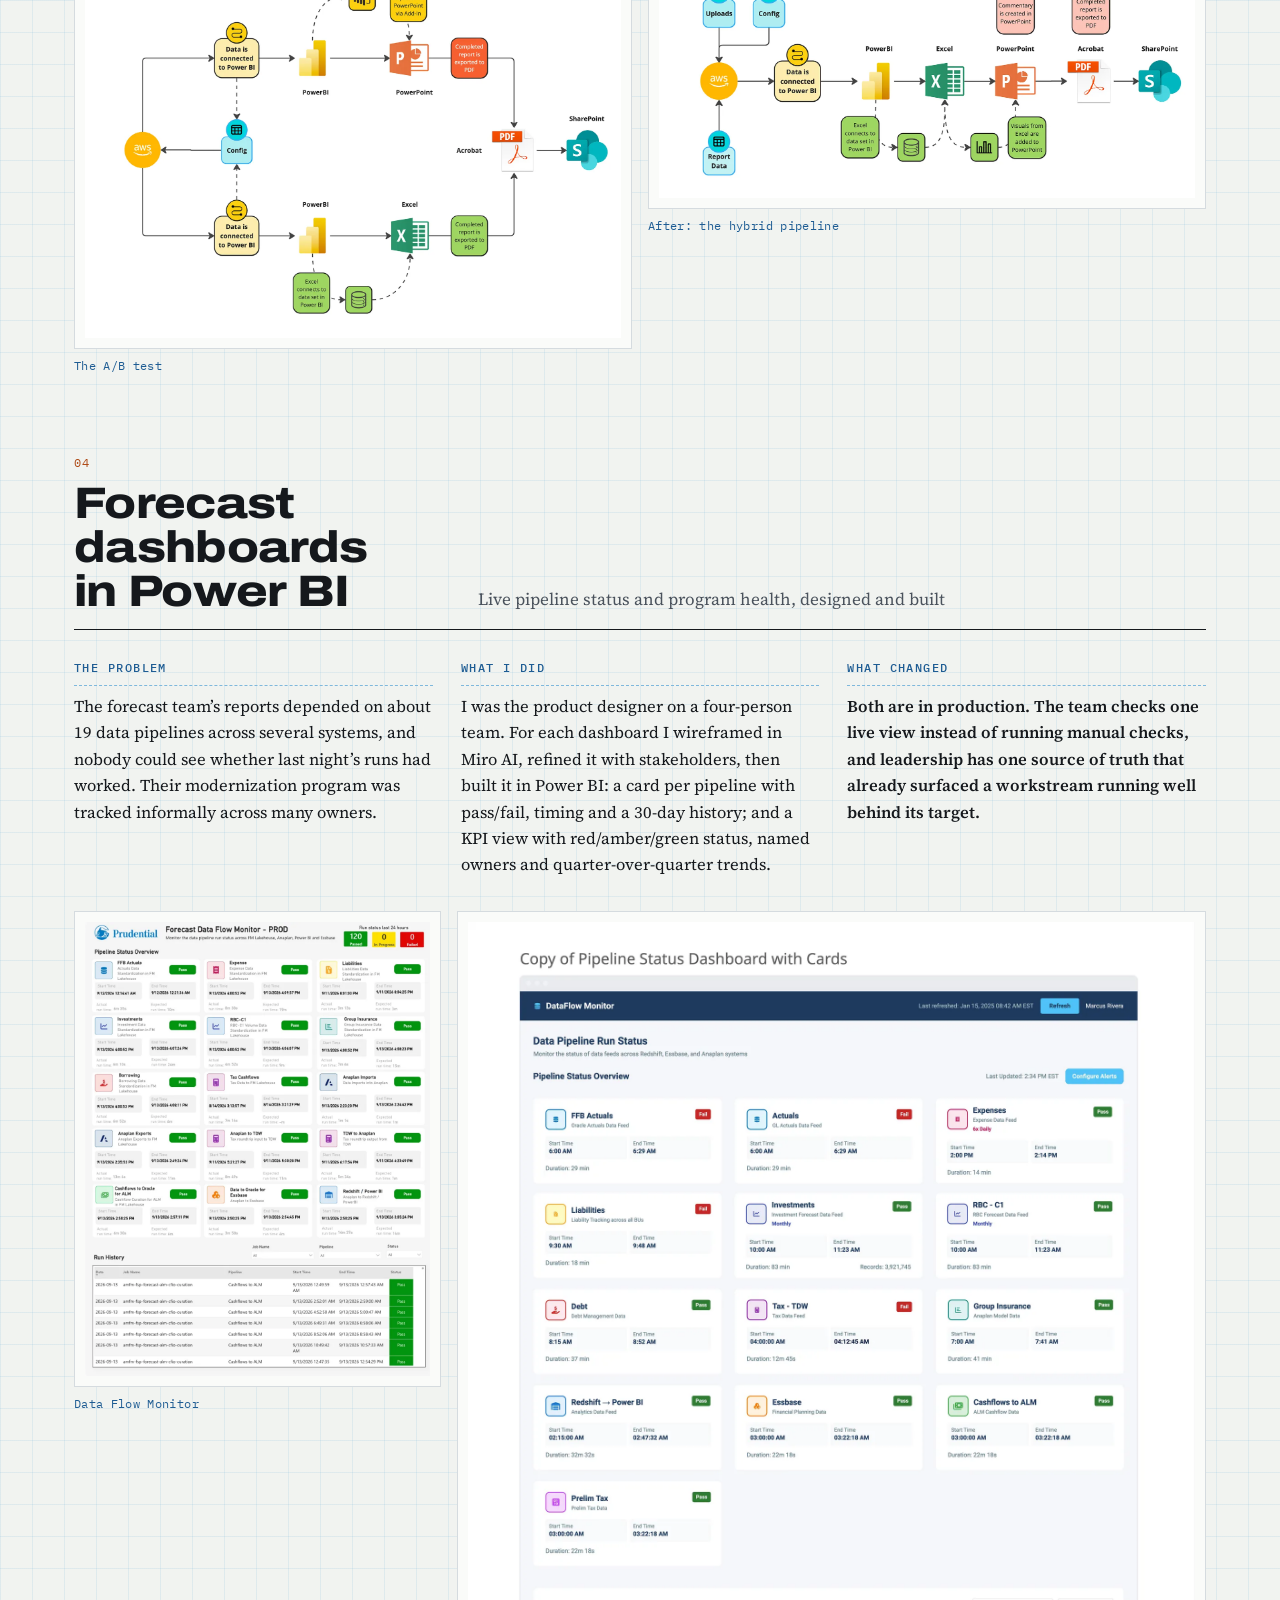
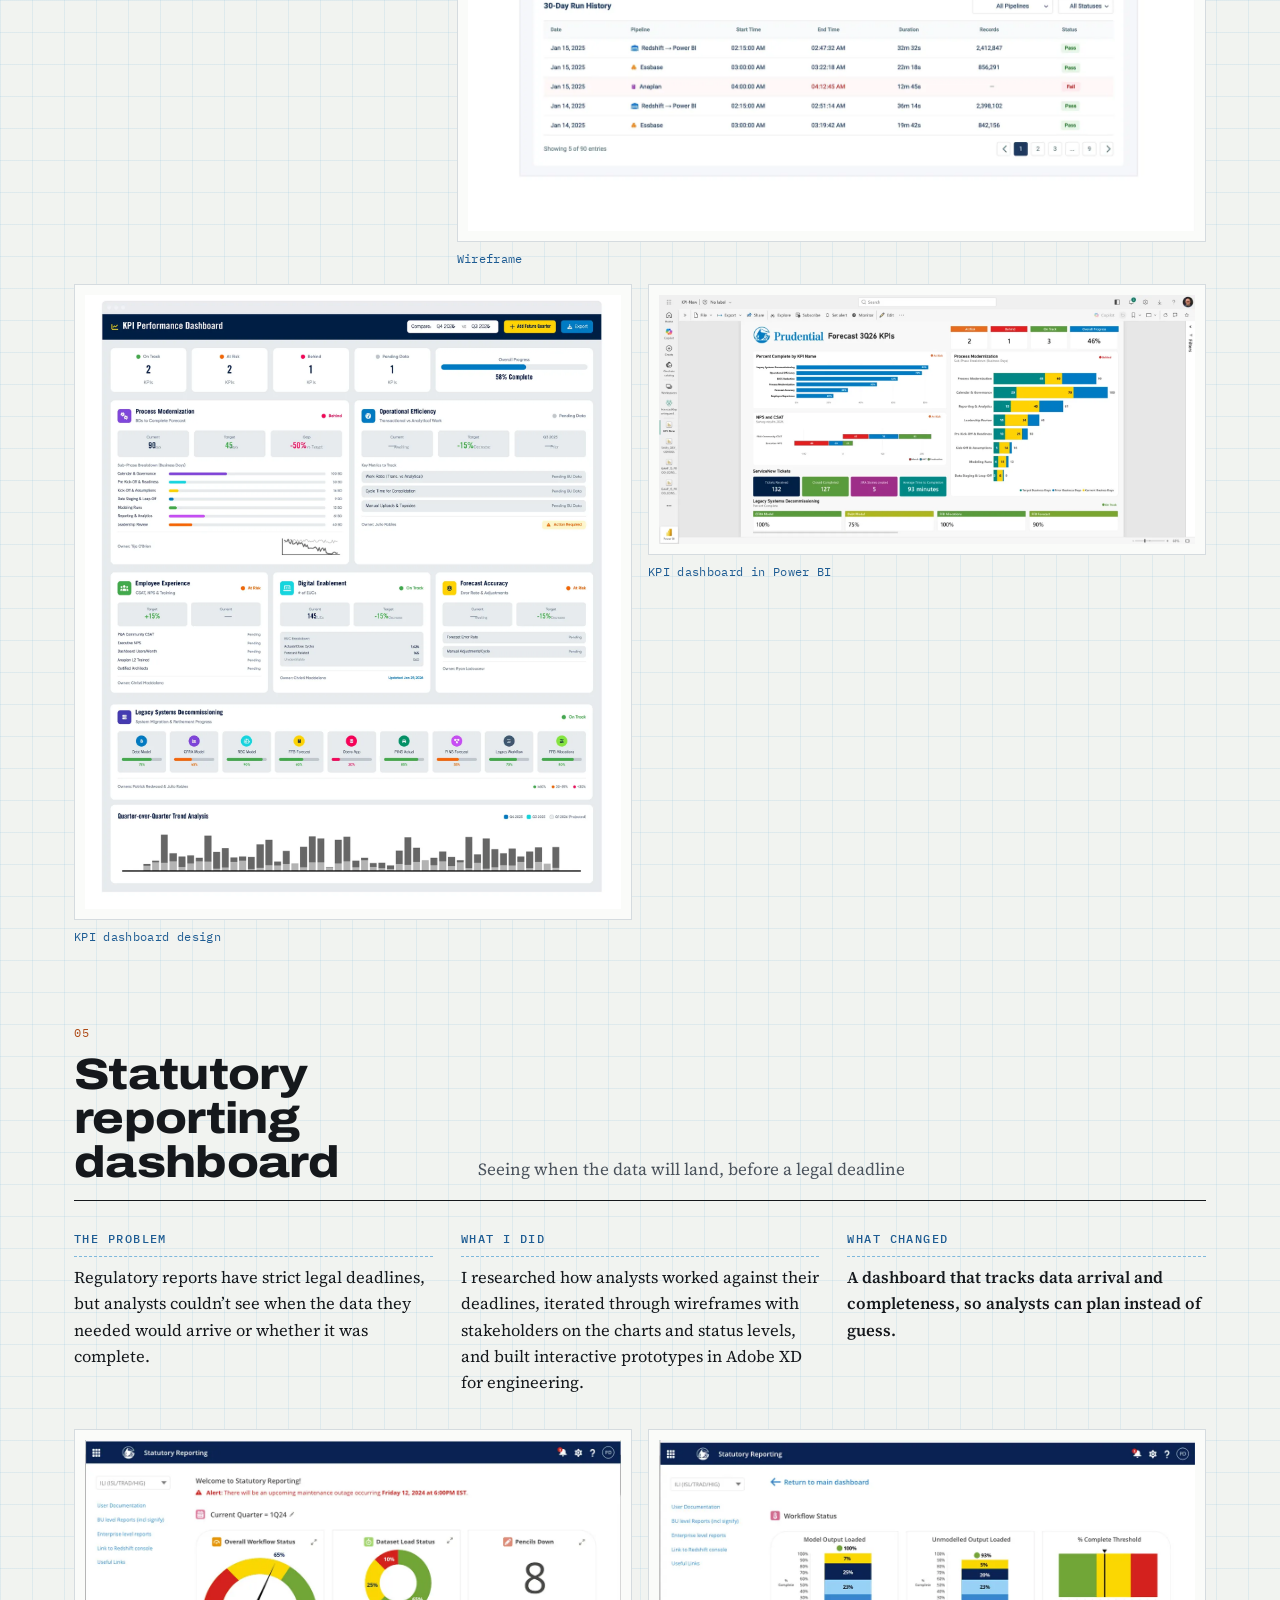
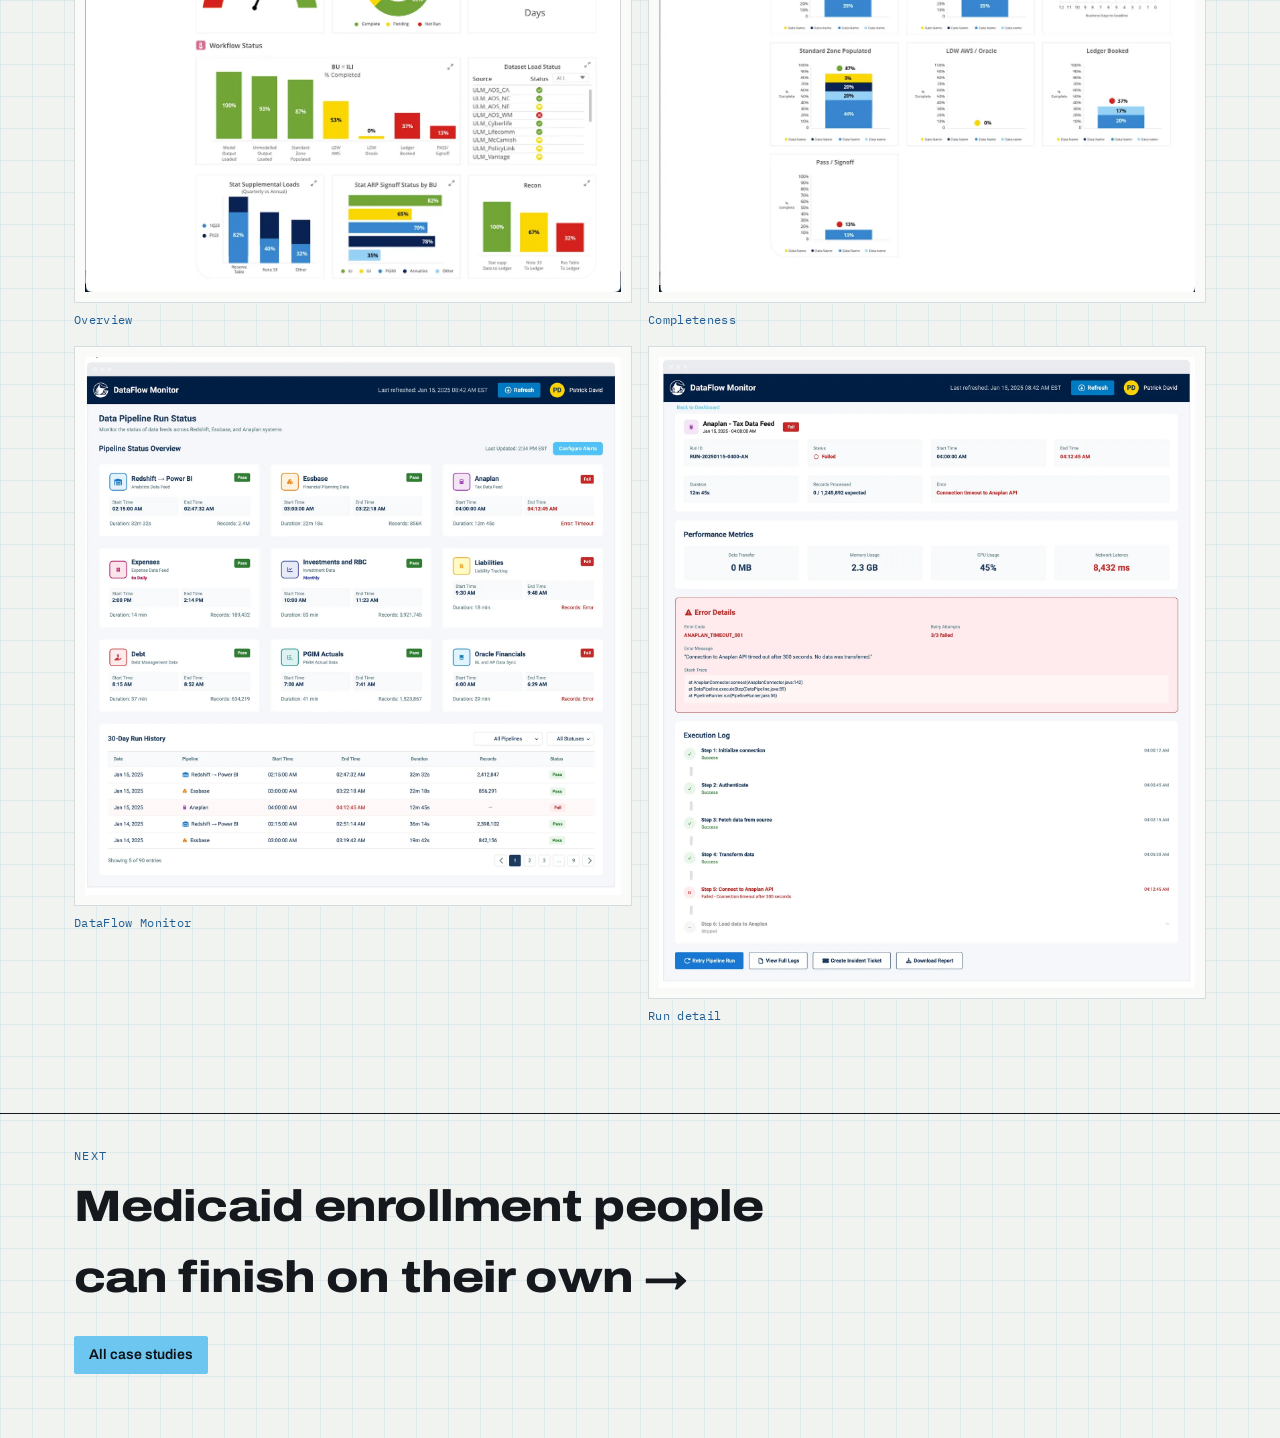
<file: case-prudential.html>
<!doctype html>
<html lang="en">
<head>
<meta charset="utf-8">
<meta name="viewport" content="width=device-width,initial-scale=1,viewport-fit=cover">
<title>Fewer manual steps, clearer signals, for investment teams · Pat David</title>
<link rel="preconnect" href="https://fonts.googleapis.com">
<link rel="preconnect" href="https://fonts.gstatic.com" crossorigin>
<link rel="stylesheet" href="https://fonts.googleapis.com/css2?family=Archivo:wdth,wght@62..125,400..900&family=IBM+Plex+Mono:wght@400;500&family=Source+Serif+4:opsz,wght@8..60,400;8..60,600&display=swap">
<link rel="stylesheet" href="css/case.css">
<script>
(function(){var r=document.documentElement,k='pd-theme';
try{var t=localStorage.getItem(k);if(t==='light'||t==='dark')r.setAttribute('data-theme',t);}catch(e){}
function dark(){var t=r.getAttribute('data-theme');return t?t==='dark':matchMedia('(prefers-color-scheme: dark)').matches;}
function sync(){var b=document.getElementById('themeBtn');if(b)b.setAttribute('aria-label',dark()?'Switch to light mode':'Switch to dark mode');}
document.addEventListener('click',function(e){if(!e.target.closest||!e.target.closest('#themeBtn'))return;
  var t=dark()?'light':'dark';r.setAttribute('data-theme',t);try{localStorage.setItem(k,t);}catch(e){}sync();});
document.addEventListener('DOMContentLoaded',sync);sync();})();
</script>
</head>
<body>
<header><div class="wrap"><a class="mark" href="index.html">Pat David</a><a class="back" href="index.html#prudential">← All work</a><button class="theme" id="themeBtn" type="button" aria-label="Switch theme"><svg class="moon" viewBox="0 0 24 24" width="18" height="18" aria-hidden="true"><path d="M20 14.5A8 8 0 0 1 9.5 4a8 8 0 1 0 10.5 10.5z" fill="none" stroke="currentColor" stroke-width="1.8" stroke-linejoin="round"/></svg><svg class="sun" viewBox="0 0 24 24" width="18" height="18" aria-hidden="true"><circle cx="12" cy="12" r="4.2" fill="none" stroke="currentColor" stroke-width="1.8"/><path d="M12 2.5v2.2M12 19.3v2.2M2.5 12h2.2M19.3 12h2.2M5.3 5.3l1.6 1.6M17.1 17.1l1.6 1.6M5.3 18.7l1.6-1.6M17.1 6.9l1.6-1.6" stroke="currentColor" stroke-width="1.8" stroke-linecap="round"/></svg></button></div></header>
<main>
<div class="top"><div class="wrap head">
  <div><div class="label">Prudential · Manager, Experience Design · 2022–present</div><h1>Fewer manual steps, clearer signals, for investment teams</h1><p>I lead experience design for investment and forecasting teams: research on the company intranet and app, a data marketplace, and the reporting and pipeline dashboards analysts and leadership rely on.</p></div>
  <dl class="spec"><dt>Role</dt><dd>Manager, Experience Design; CX for four agile teams</dd><dt>Methods</dt><dd>Surveys, interviews, panels, live usability sessions, A/B tests</dd><dt>Tools</dt><dd>Miro AI, Adobe XD, Figma, Power BI, AWS, Excel, PowerPoint</dd><dt>Users</dt><dd>Analysts, data owners, forecast teams, leadership</dd><dt>Contractors</dt><dd>Directs offshore Power BI and ServiceNow developers and testers</dd></dl>
</div></div>
<div class="wrap">
  <nav class="toc" aria-label="Projects in this case"><a href="#intranet">01 · Intranet and app research</a><a href="#marketplace">02 · Data Marketplace</a><a href="#reporting">03 · Quarterly report building</a><a href="#powerbi">04 · Forecast dashboards in Power BI</a><a href="#statutory">05 · Statutory reporting dashboard</a></nav>
  <section class="part" id="intranet">
    <div class="part-head"><div><span class="n">01</span><h2>Intranet and app research</h2></div><p>Testing a new intranet and mobile app with real employees before launch</p></div>
    <div class="story">
      <div><h3>The problem</h3><p>The company was about to launch a new intranet and companion mobile app. Leadership wanted it tested with real users first, to find friction while it could still be fixed.</p></div>
      <div><h3>What I did</h3><p>I led the research: surveys, one-on-one interviews and panel interviews. At a company communications conference I ran a live usability session with more than 50 people, then turned what we heard into prioritized requirements for the development team.</p></div>
      <div class="result"><h3>What changed</h3><p>The pilot changed the plan. The app was built around news, but people used it for quick tasks like approvals, desk booking and expenses. The team&rsquo;s three priorities became: remove friction, bring in core apps like Workday, and design for getting tasks done.</p></div>
    </div>
    <div class="gal"><figure class="s4"><button type="button" aria-label="Enlarge: Mobile app home screen with quick actions"><img src="img/cases/iu-01.webp" alt="Mobile app home screen with quick actions" loading="lazy"></button><figcaption>App · home</figcaption></figure><figure class="s4"><button type="button" aria-label="Enlarge: Mobile app news feed"><img src="img/cases/iu-03.webp" alt="Mobile app news feed" loading="lazy"></button><figcaption>App · news</figcaption></figure><figure class="s4"><button type="button" aria-label="Enlarge: Mobile app with desk reservation"><img src="img/cases/iu-04.webp" alt="Mobile app with desk reservation" loading="lazy"></button><figcaption>App · desk booking</figcaption></figure><figure class="s12"><button type="button" aria-label="Enlarge: Pilot research summary with key numbers"><img src="img/cases/iu-06.webp" alt="Pilot research summary with key numbers" loading="lazy"></button><figcaption>Pilot summary: 7 participants, SUS 71</figcaption></figure><figure class="s6"><button type="button" aria-label="Enlarge: Top five pilot themes from the data"><img src="img/cases/iu-07.webp" alt="Top five pilot themes from the data" loading="lazy"></button><figcaption>Top five themes</figcaption></figure><figure class="s6"><button type="button" aria-label="Enlarge: What should we fix first: three key themes"><img src="img/cases/iu-08.webp" alt="What should we fix first: three key themes" loading="lazy"></button><figcaption>What to fix first</figcaption></figure><figure class="s12"><button type="button" aria-label="Enlarge: Grid of interview quotes by topic"><img src="img/cases/iu-09.webp" alt="Grid of interview quotes by topic" loading="lazy"></button><figcaption>Interview quotes by topic</figcaption></figure></div>
  </section>
  <section class="part" id="marketplace">
    <div class="part-head"><div><span class="n">02</span><h2>Data Marketplace</h2></div><p>One place to find, request and use the company&rsquo;s data</p></div>
    <div class="story">
      <div><h3>The problem</h3><p>Finding and getting access to company data meant a different path every time, with barriers around security, tool access and technical skill.</p></div>
      <div><h3>What I did</h3><p>With the product team, I mapped the gaps in the current process and defined two main users: the data consumer and the data product owner. I co-created wireframes in Miro to agree on a North Star vision, mapped every screen path, then built high-fidelity prototypes in Adobe XD.</p></div>
      <div class="result"><h3>What changed</h3><p>A tested framework for development, built around the two people who actually use it.</p></div>
    </div>
    <div class="gal"><figure class="s6"><button type="button" aria-label="Enlarge: Data Marketplace home on a desktop monitor"><img src="img/cases/pr-01.webp" alt="Data Marketplace home on a desktop monitor" loading="lazy"></button><figcaption>Home</figcaption></figure><figure class="s6"><button type="button" aria-label="Enlarge: Search results with data lineage diagram"><img src="img/cases/pr-06.webp" alt="Search results with data lineage diagram" loading="lazy"></button><figcaption>Search with data lineage</figcaption></figure><figure class="s4"><button type="button" aria-label="Enlarge: Data Marketplace dashboard page"><img src="img/cases/pr-02.webp" alt="Data Marketplace dashboard page" loading="lazy"></button><figcaption>Dashboard</figcaption></figure><figure class="s4"><button type="button" aria-label="Enlarge: Data product detail page with usage numbers"><img src="img/cases/pr-03.webp" alt="Data product detail page with usage numbers" loading="lazy"></button><figcaption>Data product detail</figcaption></figure><figure class="s4"><button type="button" aria-label="Enlarge: My Stuff page listing saved data products"><img src="img/cases/pr-04.webp" alt="My Stuff page listing saved data products" loading="lazy"></button><figcaption>My Stuff</figcaption></figure></div>
  </section>
  <section class="part" id="reporting">
    <div class="part-head"><div><span class="n">03</span><h2>Quarterly report building</h2></div><p>Taking the manual work out of a quarterly report</p></div>
    <div class="story">
      <div><h3>The problem</h3><p>To build each quarterly report, analysts gathered data by hand from several sources, made charts, pasted them into PowerPoint, wrote commentary, then went through rounds of review.</p></div>
      <div><h3>What I did</h3><p>I moved the data into an AWS data lake so analysts could connect directly, then ran an A/B test across two business units: one used Power BI with PowerPoint, the other Power BI with Excel. People wanted Excel for analysis and PowerPoint for presenting, so I designed a hybrid: Power BI models, Excel charts, live-linked into PowerPoint.</p></div>
      <div class="result"><h3>What changed</h3><p>No more hand-gathered data, fewer errors, and 8 to 15 hours saved per analyst every report cycle.</p></div>
    </div>
    <div class="gal"><figure class="s12"><button type="button" aria-label="Enlarge: Original process: seven manual steps from collection to delivery"><img src="img/cases/pr-07.webp" alt="Original process: seven manual steps from collection to delivery" loading="lazy"></button><figcaption>Before: a manual seven-step process</figcaption></figure><figure class="s6"><button type="button" aria-label="Enlarge: A/B test: two business units, two tool chains"><img src="img/cases/pr-08.webp" alt="A/B test: two business units, two tool chains" loading="lazy"></button><figcaption>The A/B test</figcaption></figure><figure class="s6"><button type="button" aria-label="Enlarge: Final hybrid pipeline from AWS to SharePoint"><img src="img/cases/pr-09.webp" alt="Final hybrid pipeline from AWS to SharePoint" loading="lazy"></button><figcaption>After: the hybrid pipeline</figcaption></figure></div>
  </section>
  <section class="part" id="powerbi">
    <div class="part-head"><div><span class="n">04</span><h2>Forecast dashboards in Power BI</h2></div><p>Live pipeline status and program health, designed and built</p></div>
    <div class="story">
      <div><h3>The problem</h3><p>The forecast team&rsquo;s reports depended on about 19 data pipelines across several systems, and nobody could see whether last night&rsquo;s runs had worked. Their modernization program was tracked informally across many owners.</p></div>
      <div><h3>What I did</h3><p>I was the product designer on a four-person team. For each dashboard I wireframed in Miro AI, refined it with stakeholders, then built it in Power BI: a card per pipeline with pass/fail, timing and a 30-day history; and a KPI view with red/amber/green status, named owners and quarter-over-quarter trends.</p></div>
      <div class="result"><h3>What changed</h3><p>Both are in production. The team checks one live view instead of running manual checks, and leadership has one source of truth that already surfaced a workstream running well behind its target.</p></div>
    </div>
    <div class="gal"><figure class="s4"><button type="button" aria-label="Enlarge: Forecast Data Flow Monitor with pipeline status cards"><img src="img/cases/pb-02.webp" alt="Forecast Data Flow Monitor with pipeline status cards" loading="lazy"></button><figcaption>Data Flow Monitor</figcaption></figure><figure class="s8"><button type="button" aria-label="Enlarge: Wireframe of the pipeline status cards"><img src="img/cases/pb-01.webp" alt="Wireframe of the pipeline status cards" loading="lazy"></button><figcaption>Wireframe</figcaption></figure><figure class="s6"><button type="button" aria-label="Enlarge: KPI performance dashboard wireframe"><img src="img/cases/pb-03.webp" alt="KPI performance dashboard wireframe" loading="lazy"></button><figcaption>KPI dashboard design</figcaption></figure><figure class="s6"><button type="button" aria-label="Enlarge: KPI dashboard built in Power BI"><img src="img/cases/pb-04.webp" alt="KPI dashboard built in Power BI" loading="lazy"></button><figcaption>KPI dashboard in Power BI</figcaption></figure></div>
  </section>
  <section class="part" id="statutory">
    <div class="part-head"><div><span class="n">05</span><h2>Statutory reporting dashboard</h2></div><p>Seeing when the data will land, before a legal deadline</p></div>
    <div class="story">
      <div><h3>The problem</h3><p>Regulatory reports have strict legal deadlines, but analysts couldn&rsquo;t see when the data they needed would arrive or whether it was complete.</p></div>
      <div><h3>What I did</h3><p>I researched how analysts worked against their deadlines, iterated through wireframes with stakeholders on the charts and status levels, and built interactive prototypes in Adobe XD for engineering.</p></div>
      <div class="result"><h3>What changed</h3><p>A dashboard that tracks data arrival and completeness, so analysts can plan instead of guess.</p></div>
    </div>
    <div class="gal"><figure class="s6"><button type="button" aria-label="Enlarge: Statutory reporting dashboard with workflow gauges"><img src="img/cases/st-01.webp" alt="Statutory reporting dashboard with workflow gauges" loading="lazy"></button><figcaption>Overview</figcaption></figure><figure class="s6"><button type="button" aria-label="Enlarge: Data completeness charts by source"><img src="img/cases/st-04.webp" alt="Data completeness charts by source" loading="lazy"></button><figcaption>Completeness</figcaption></figure><figure class="s6"><button type="button" aria-label="Enlarge: DataFlow Monitor pipeline status overview"><img src="img/cases/st-05.webp" alt="DataFlow Monitor pipeline status overview" loading="lazy"></button><figcaption>DataFlow Monitor</figcaption></figure><figure class="s6"><button type="button" aria-label="Enlarge: DataFlow Monitor run detail with an error"><img src="img/cases/st-06.webp" alt="DataFlow Monitor run detail with an error" loading="lazy"></button><figcaption>Run detail</figcaption></figure></div>
  </section>
</div>
</main>
<nav class="next" aria-label="Next project"><div class="wrap">
  <a class="go" href="case-maximus.html"><div class="label">Next</div><h2>Medicaid enrollment people can finish on their own →</h2></a>
  <a class="btn" href="index.html#work">All case studies</a>
</div></nav>
<dialog id="lb" aria-label="Enlarged image"><button type="button" id="lbClose">Close ✕</button><img id="lbImg" alt=""><p id="lbCap"></p></dialog>
<script>
var lb=document.getElementById('lb'),li=document.getElementById('lbImg'),lc=document.getElementById('lbCap');
document.querySelectorAll('.gal button').forEach(function(b){b.addEventListener('click',function(){
  var i=b.querySelector('img');li.src=i.src;li.alt=i.alt;lc.textContent=i.alt;
  if(lb.showModal)lb.showModal();else window.open(i.src,'_blank','noopener');});});
document.getElementById('lbClose').addEventListener('click',function(){lb.close();});
lb.addEventListener('click',function(e){if(e.target===lb)lb.close();});
</script>
</body>
</html>
</file>
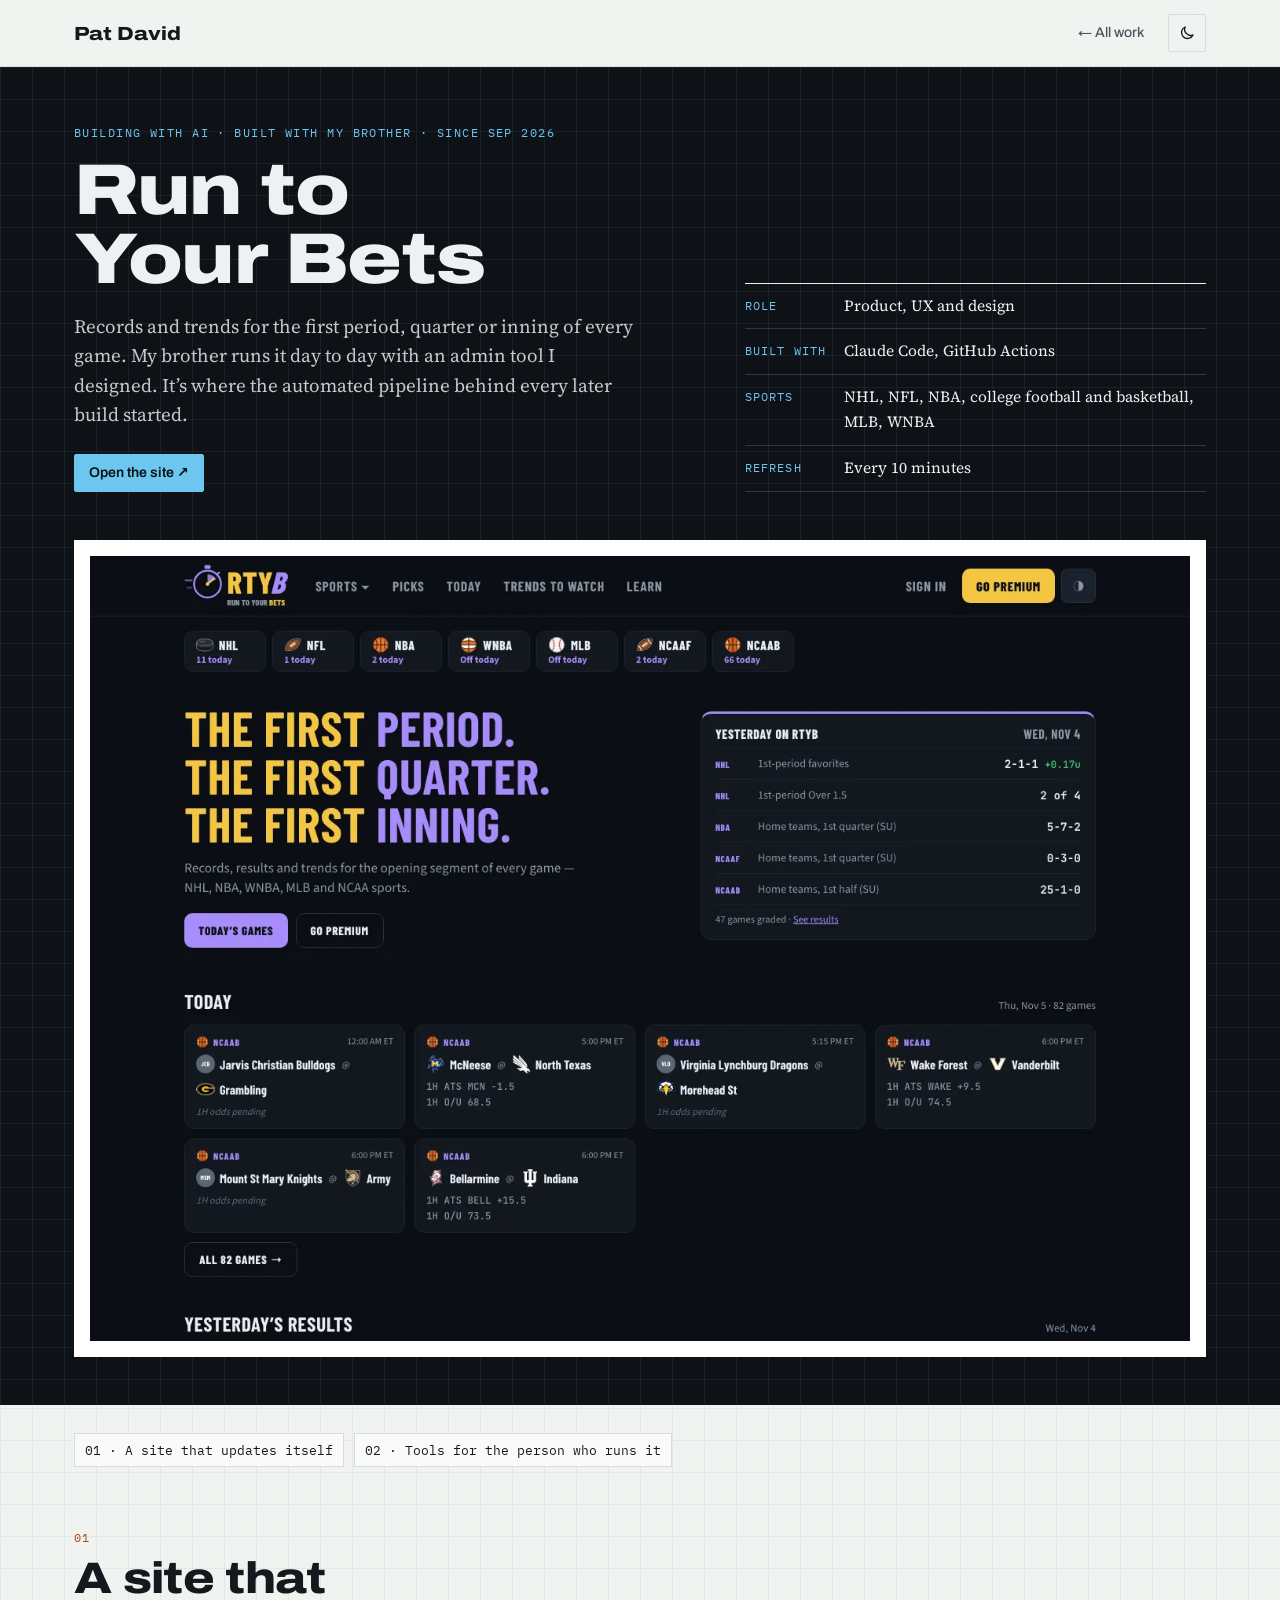
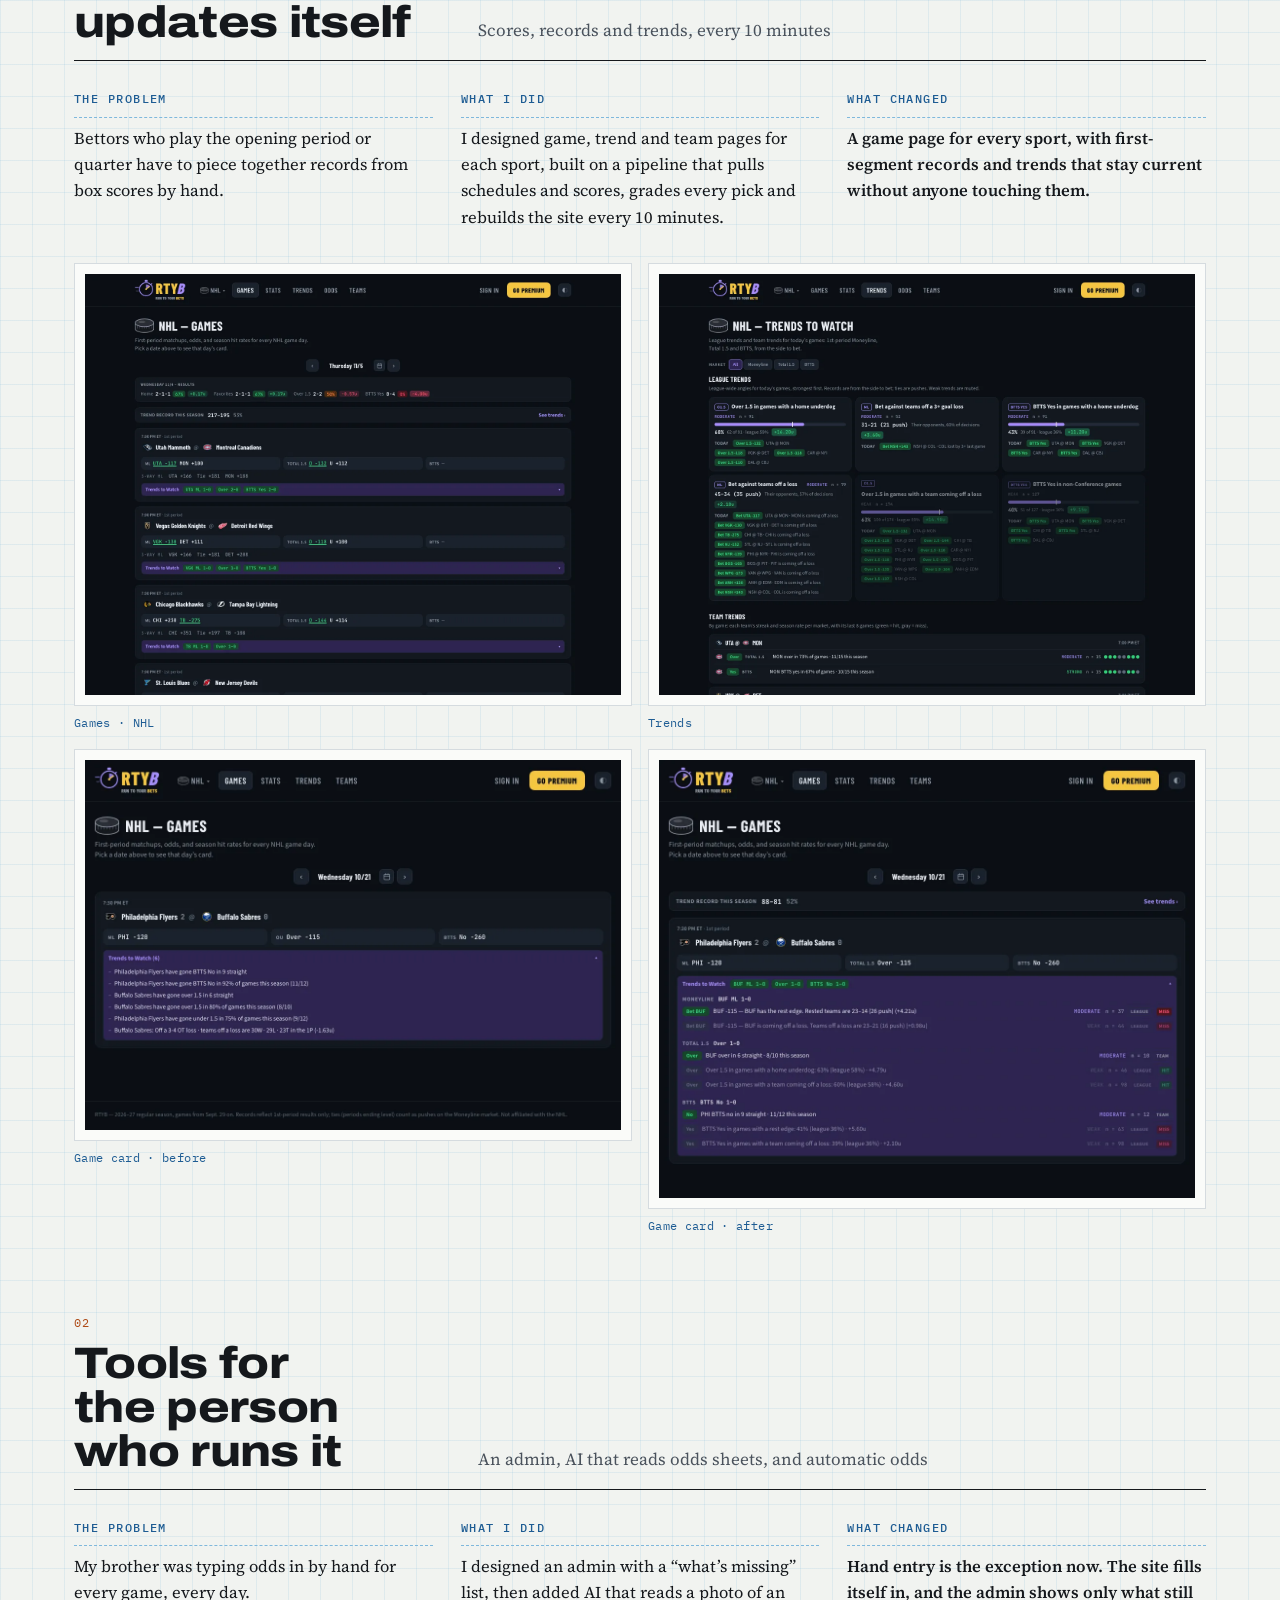
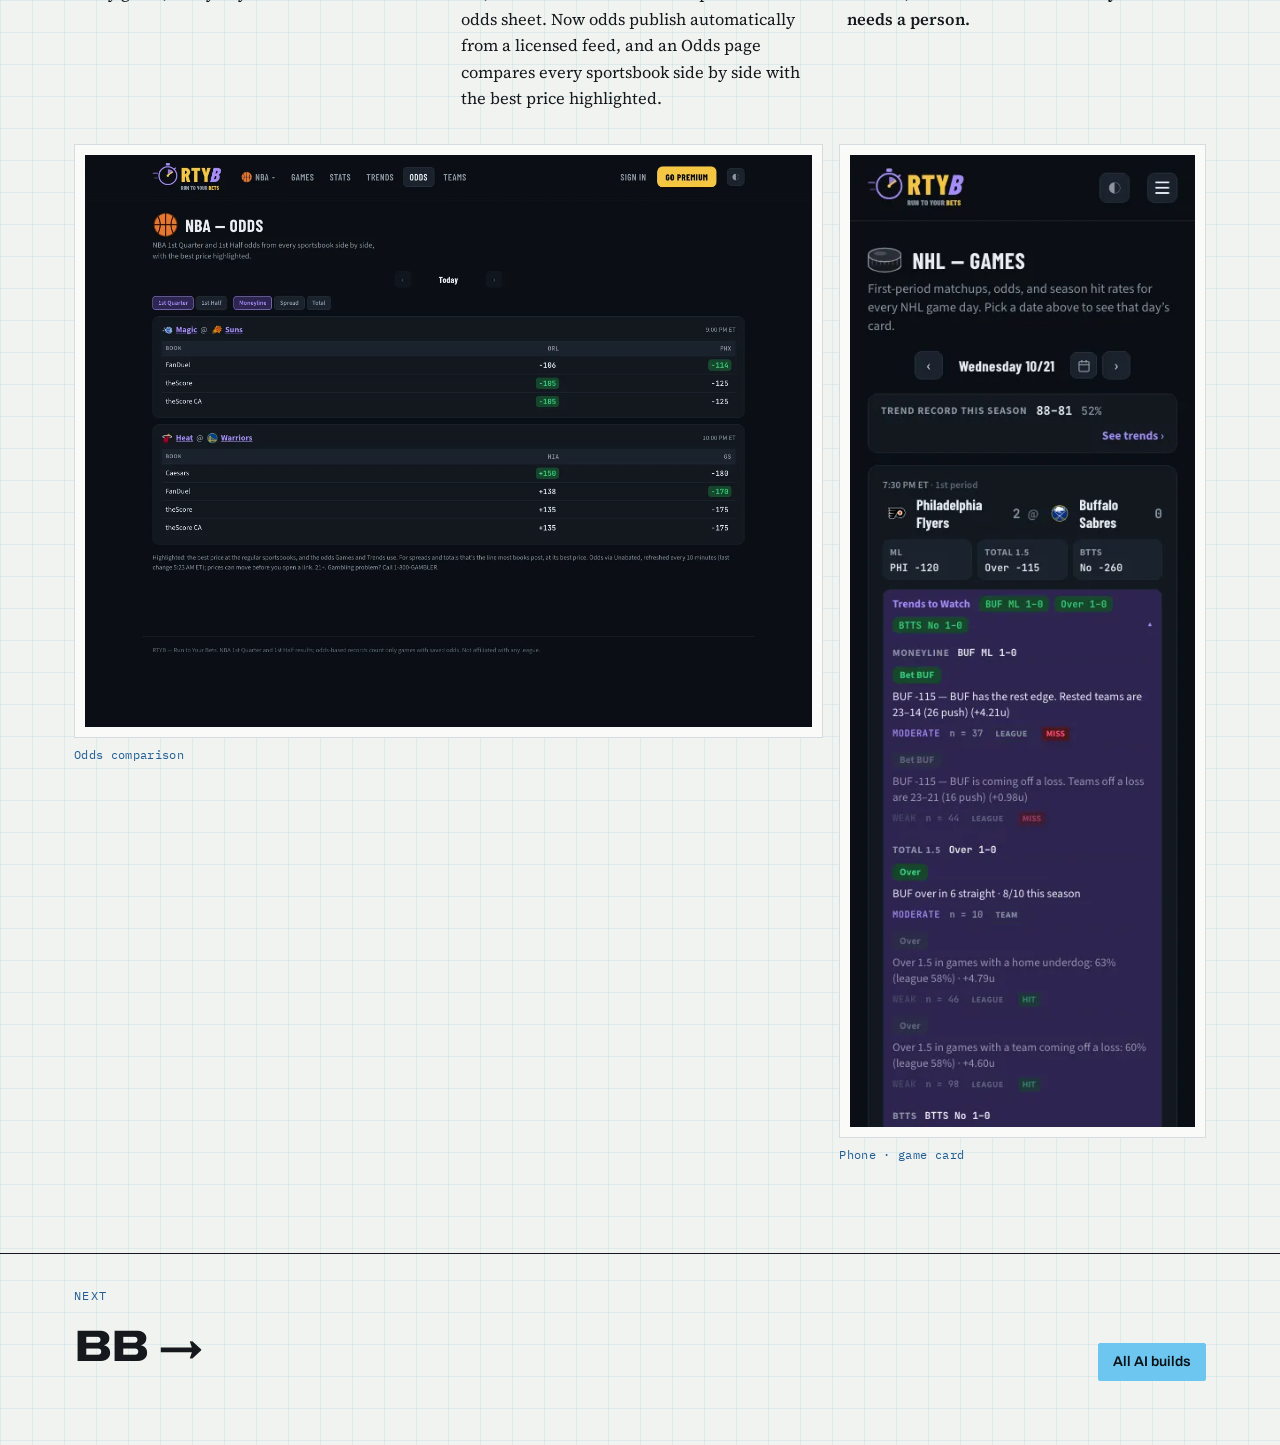
<file: case-rtyb.html>
<!doctype html>
<html lang="en">
<head>
<meta charset="utf-8">
<meta name="viewport" content="width=device-width,initial-scale=1,viewport-fit=cover">
<title>Run to Your Bets · Pat David</title>
<link rel="preconnect" href="https://fonts.googleapis.com">
<link rel="preconnect" href="https://fonts.gstatic.com" crossorigin>
<link rel="stylesheet" href="https://fonts.googleapis.com/css2?family=Archivo:wdth,wght@62..125,400..900&family=IBM+Plex+Mono:wght@400;500&family=Source+Serif+4:opsz,wght@8..60,400;8..60,600&display=swap">
<link rel="stylesheet" href="css/case.css">
<script>
(function(){var r=document.documentElement,k='pd-theme';
try{var t=localStorage.getItem(k);if(t==='light'||t==='dark')r.setAttribute('data-theme',t);}catch(e){}
function dark(){var t=r.getAttribute('data-theme');return t?t==='dark':matchMedia('(prefers-color-scheme: dark)').matches;}
function sync(){var b=document.getElementById('themeBtn');if(b)b.setAttribute('aria-label',dark()?'Switch to light mode':'Switch to dark mode');}
document.addEventListener('click',function(e){if(!e.target.closest||!e.target.closest('#themeBtn'))return;
  var t=dark()?'light':'dark';r.setAttribute('data-theme',t);try{localStorage.setItem(k,t);}catch(e){}sync();});
document.addEventListener('DOMContentLoaded',sync);sync();})();
</script>
</head>
<body>
<header><div class="wrap"><a class="mark" href="index.html">Pat David</a><a class="back" href="index.html#rtyb">← All work</a><button class="theme" id="themeBtn" type="button" aria-label="Switch theme"><svg class="moon" viewBox="0 0 24 24" width="18" height="18" aria-hidden="true"><path d="M20 14.5A8 8 0 0 1 9.5 4a8 8 0 1 0 10.5 10.5z" fill="none" stroke="currentColor" stroke-width="1.8" stroke-linejoin="round"/></svg><svg class="sun" viewBox="0 0 24 24" width="18" height="18" aria-hidden="true"><circle cx="12" cy="12" r="4.2" fill="none" stroke="currentColor" stroke-width="1.8"/><path d="M12 2.5v2.2M12 19.3v2.2M2.5 12h2.2M19.3 12h2.2M5.3 5.3l1.6 1.6M17.1 17.1l1.6 1.6M5.3 18.7l1.6-1.6M17.1 6.9l1.6-1.6" stroke="currentColor" stroke-width="1.8" stroke-linecap="round"/></svg></button></div></header>
<main>
<div class="top"><div class="wrap head">
  <div><div class="label">Building with AI · Built with my brother · since Sep 2026</div><h1>Run to Your Bets</h1><p>Records and trends for the first period, quarter or inning of every game. My brother runs it day to day with an admin tool I designed. It&rsquo;s where the automated pipeline behind every later build started.</p><div class="links"><a class="btn" href="https://captbosh-glitch.github.io/rtyb-betting-site/" target="_blank" rel="noopener">Open the site ↗</a></div></div>
  <dl class="spec"><dt>Role</dt><dd>Product, UX and design</dd><dt>Built with</dt><dd>Claude Code, GitHub Actions</dd><dt>Sports</dt><dd>NHL, NFL, NBA, college football and basketball, MLB, WNBA</dd><dt>Refresh</dt><dd>Every 10 minutes</dd></dl>
</div><div class="wrap"><figure class="hero-shot"><img src="img/cases/rt-home.webp" alt="Run to Your Bets home: The first period. The first quarter. The first inning."></figure></div></div>
<div class="wrap">
  <nav class="toc" aria-label="Projects in this case"><a href="#pipeline">01 · A site that updates itself</a><a href="#admin">02 · Tools for the person who runs it</a></nav>
  <section class="part" id="pipeline">
    <div class="part-head"><div><span class="n">01</span><h2>A site that updates itself</h2></div><p>Scores, records and trends, every 10 minutes</p></div>
    <div class="story">
      <div><h3>The problem</h3><p>Bettors who play the opening period or quarter have to piece together records from box scores by hand.</p></div>
      <div><h3>What I did</h3><p>I designed game, trend and team pages for each sport, built on a pipeline that pulls schedules and scores, grades every pick and rebuilds the site every 10 minutes.</p></div>
      <div class="result"><h3>What changed</h3><p>A game page for every sport, with first-segment records and trends that stay current without anyone touching them.</p></div>
    </div>
    <div class="gal"><figure class="s6"><button type="button" aria-label="Enlarge: NHL games with first-period records and lines"><img src="img/cases/rt-games.webp" alt="NHL games with first-period records and lines" loading="lazy"></button><figcaption>Games · NHL</figcaption></figure><figure class="s6"><button type="button" aria-label="Enlarge: NHL trends to watch"><img src="img/cases/rt-trends.webp" alt="NHL trends to watch" loading="lazy"></button><figcaption>Trends</figcaption></figure><figure class="s6"><button type="button" aria-label="Enlarge: A game card before the redesign"><img src="img/cases/rt-card-before.webp" alt="A game card before the redesign" loading="lazy"></button><figcaption>Game card · before</figcaption></figure><figure class="s6"><button type="button" aria-label="Enlarge: The game card after: records and trends in one place"><img src="img/cases/rt-card-after.webp" alt="The game card after: records and trends in one place" loading="lazy"></button><figcaption>Game card · after</figcaption></figure></div>
  </section>
  <section class="part" id="admin">
    <div class="part-head"><div><span class="n">02</span><h2>Tools for the person who runs it</h2></div><p>An admin, AI that reads odds sheets, and automatic odds</p></div>
    <div class="story">
      <div><h3>The problem</h3><p>My brother was typing odds in by hand for every game, every day.</p></div>
      <div><h3>What I did</h3><p>I designed an admin with a &ldquo;what&rsquo;s missing&rdquo; list, then added AI that reads a photo of an odds sheet. Now odds publish automatically from a licensed feed, and an Odds page compares every sportsbook side by side with the best price highlighted.</p></div>
      <div class="result"><h3>What changed</h3><p>Hand entry is the exception now. The site fills itself in, and the admin shows only what still needs a person.</p></div>
    </div>
    <div class="gal"><figure class="s8"><button type="button" aria-label="Enlarge: Odds page comparing sportsbooks side by side"><img src="img/cases/rt-odds.webp" alt="Odds page comparing sportsbooks side by side" loading="lazy"></button><figcaption>Odds comparison</figcaption></figure><figure class="s4"><button type="button" aria-label="Enlarge: The game card on a phone"><img src="img/cases/rt-card-m.webp" alt="The game card on a phone" loading="lazy"></button><figcaption>Phone · game card</figcaption></figure></div>
  </section>
</div>
</main>
<nav class="next" aria-label="Next project"><div class="wrap">
  <a class="go" href="case-bb.html"><div class="label">Next</div><h2>BB →</h2></a>
  <a class="btn" href="index.html#ai">All AI builds</a>
</div></nav>
<dialog id="lb" aria-label="Enlarged image"><button type="button" id="lbClose">Close ✕</button><img id="lbImg" alt=""><p id="lbCap"></p></dialog>
<script>
var lb=document.getElementById('lb'),li=document.getElementById('lbImg'),lc=document.getElementById('lbCap');
document.querySelectorAll('.gal button').forEach(function(b){b.addEventListener('click',function(){
  var i=b.querySelector('img');li.src=i.src;li.alt=i.alt;lc.textContent=i.alt;
  if(lb.showModal)lb.showModal();else window.open(i.src,'_blank','noopener');});});
document.getElementById('lbClose').addEventListener('click',function(){lb.close();});
lb.addEventListener('click',function(e){if(e.target===lb)lb.close();});
</script>
</body>
</html>
</file>
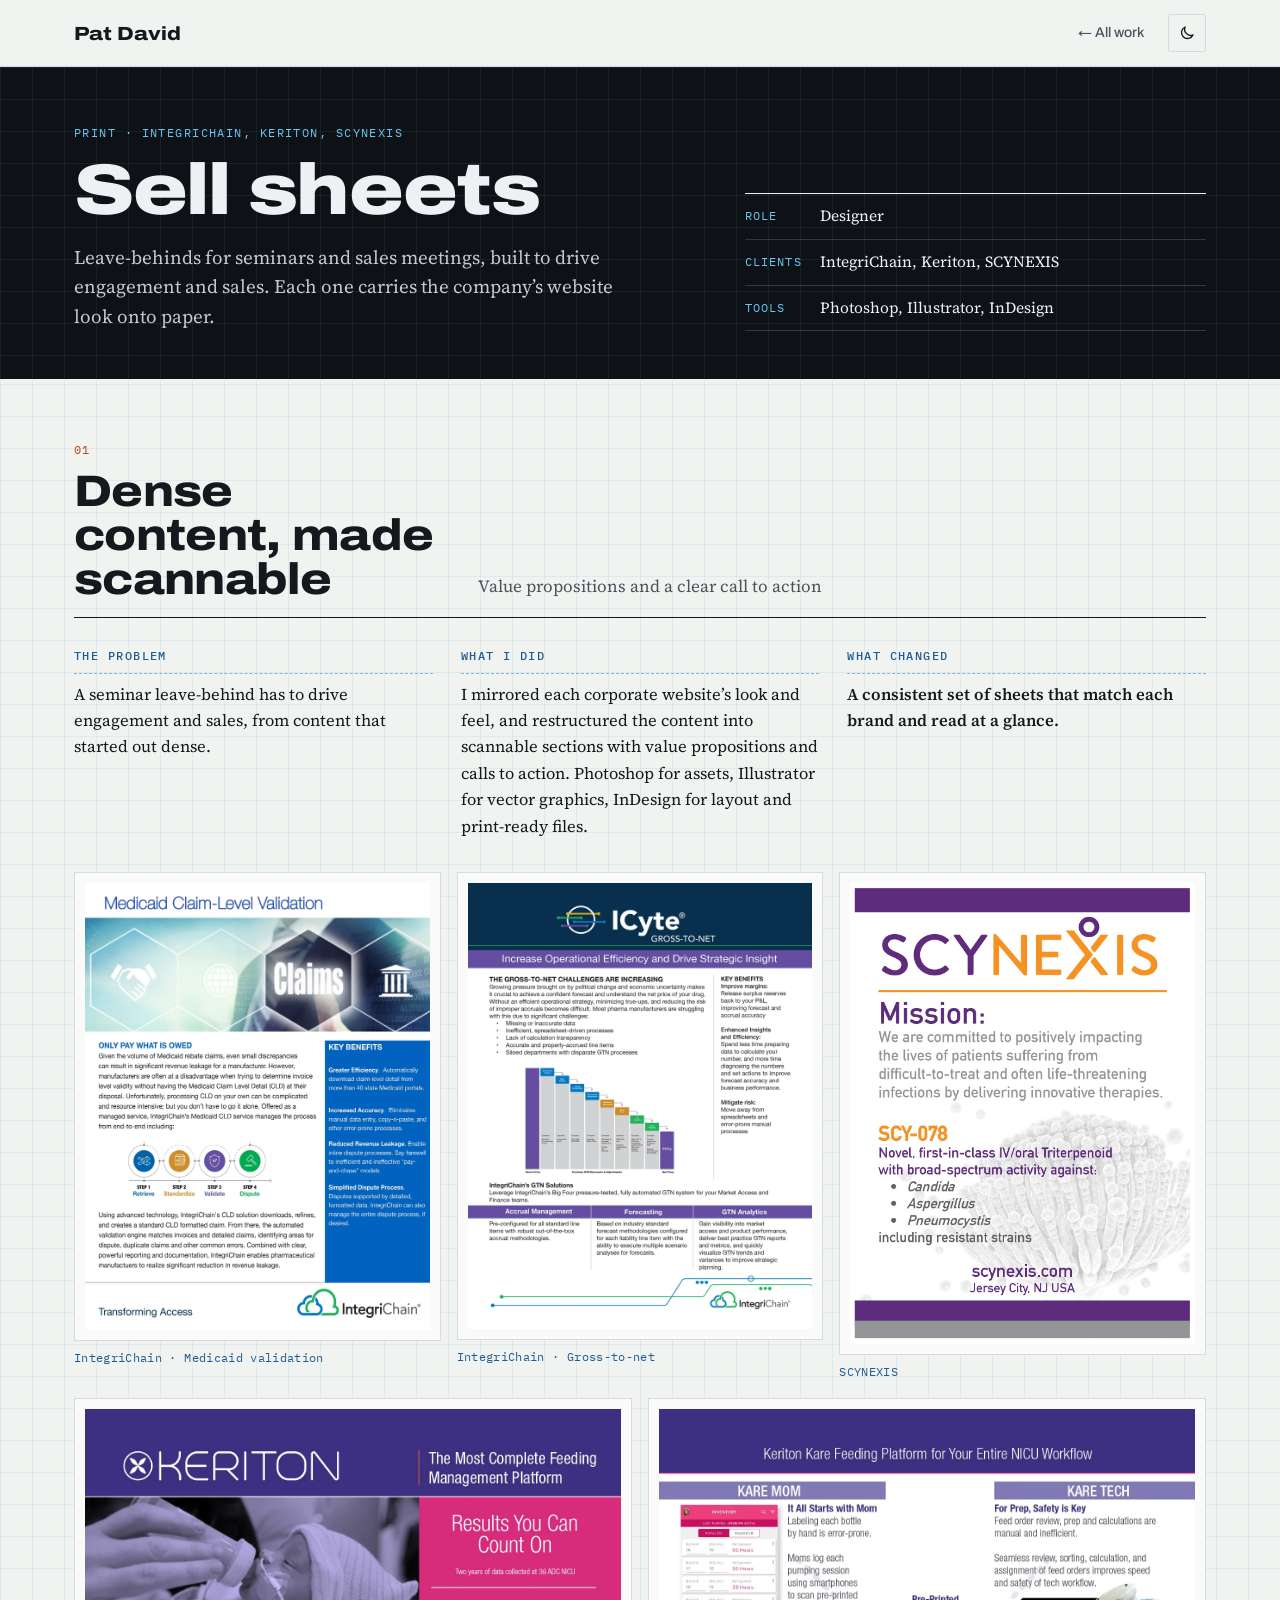
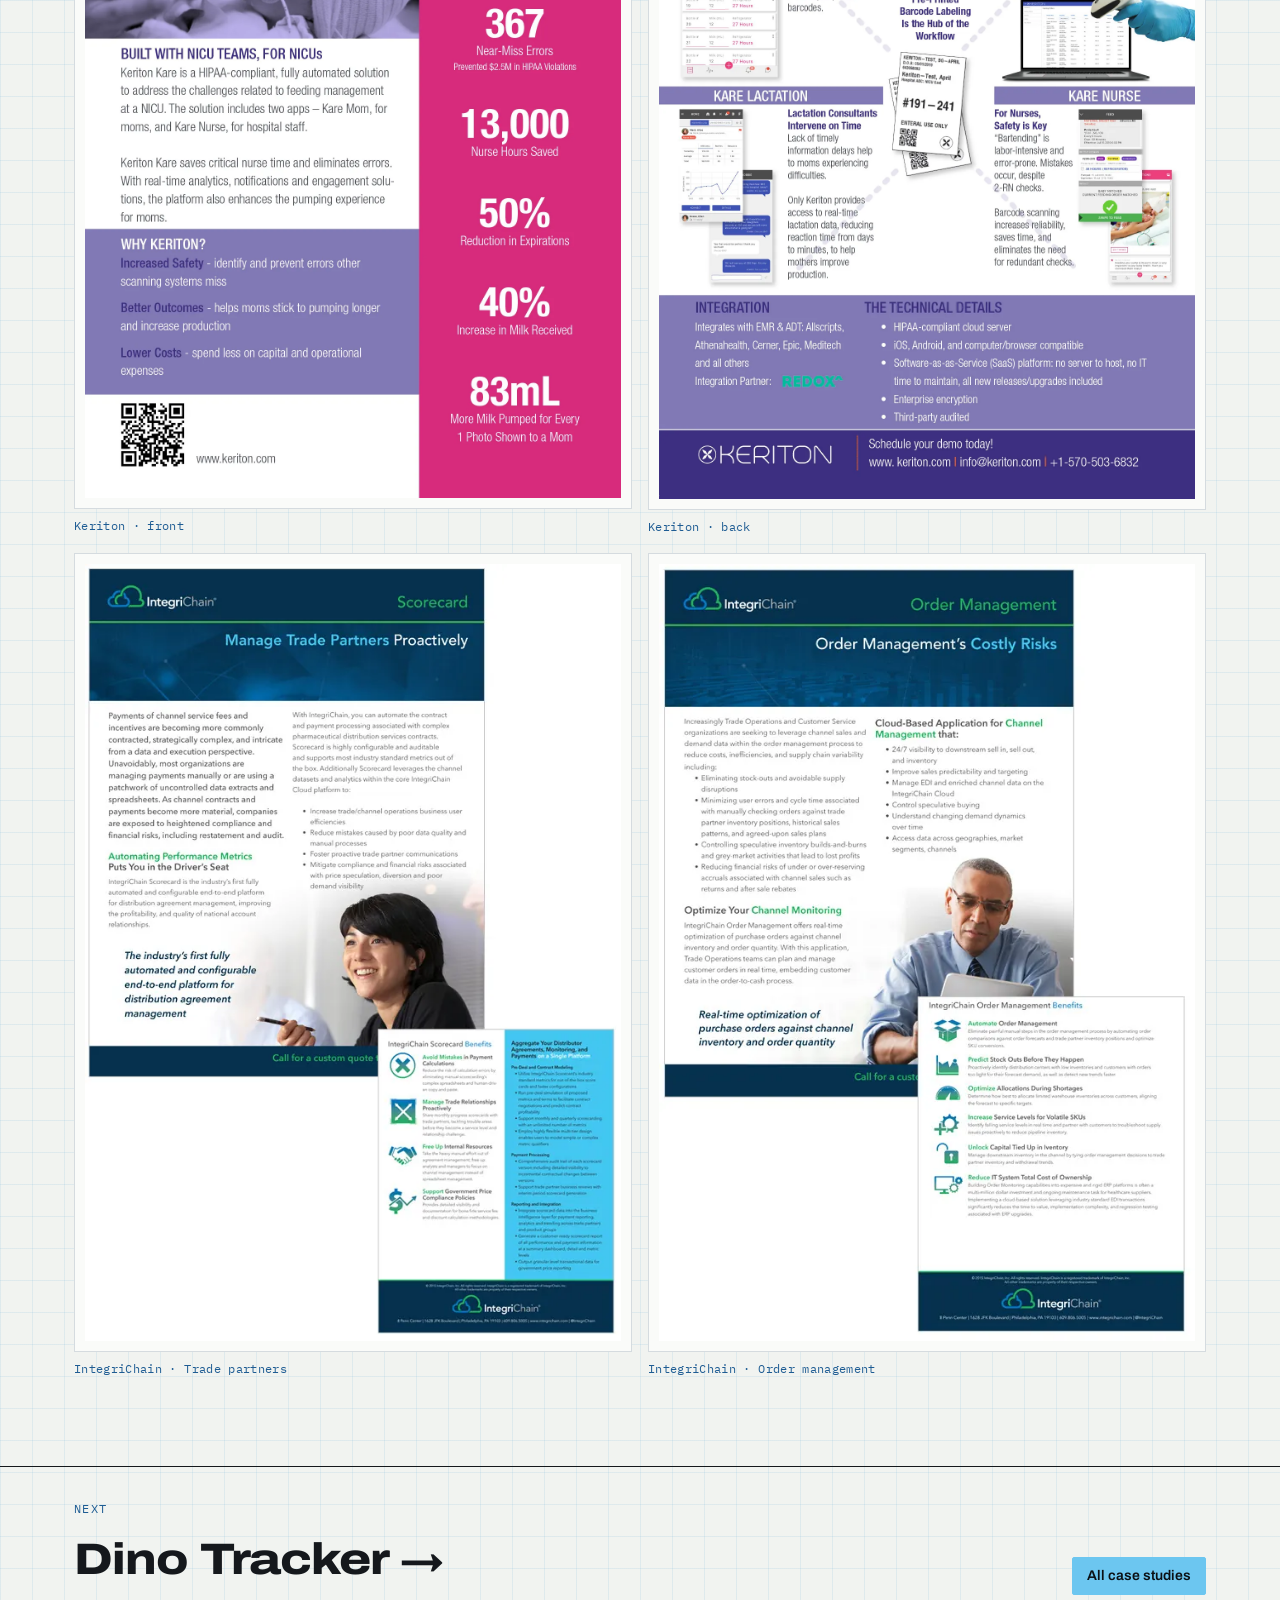
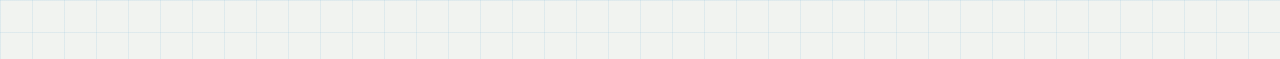
<file: case-sellsheets.html>
<!doctype html>
<html lang="en">
<head>
<meta charset="utf-8">
<meta name="viewport" content="width=device-width,initial-scale=1,viewport-fit=cover">
<title>Sell sheets · Pat David</title>
<link rel="preconnect" href="https://fonts.googleapis.com">
<link rel="preconnect" href="https://fonts.gstatic.com" crossorigin>
<link rel="stylesheet" href="https://fonts.googleapis.com/css2?family=Archivo:wdth,wght@62..125,400..900&family=IBM+Plex+Mono:wght@400;500&family=Source+Serif+4:opsz,wght@8..60,400;8..60,600&display=swap">
<link rel="stylesheet" href="css/case.css">
<script>
(function(){var r=document.documentElement,k='pd-theme';
try{var t=localStorage.getItem(k);if(t==='light'||t==='dark')r.setAttribute('data-theme',t);}catch(e){}
function dark(){var t=r.getAttribute('data-theme');return t?t==='dark':matchMedia('(prefers-color-scheme: dark)').matches;}
function sync(){var b=document.getElementById('themeBtn');if(b)b.setAttribute('aria-label',dark()?'Switch to light mode':'Switch to dark mode');}
document.addEventListener('click',function(e){if(!e.target.closest||!e.target.closest('#themeBtn'))return;
  var t=dark()?'light':'dark';r.setAttribute('data-theme',t);try{localStorage.setItem(k,t);}catch(e){}sync();});
document.addEventListener('DOMContentLoaded',sync);sync();})();
</script>
</head>
<body>
<header><div class="wrap"><a class="mark" href="index.html">Pat David</a><a class="back" href="index.html#sellsheets">← All work</a><button class="theme" id="themeBtn" type="button" aria-label="Switch theme"><svg class="moon" viewBox="0 0 24 24" width="18" height="18" aria-hidden="true"><path d="M20 14.5A8 8 0 0 1 9.5 4a8 8 0 1 0 10.5 10.5z" fill="none" stroke="currentColor" stroke-width="1.8" stroke-linejoin="round"/></svg><svg class="sun" viewBox="0 0 24 24" width="18" height="18" aria-hidden="true"><circle cx="12" cy="12" r="4.2" fill="none" stroke="currentColor" stroke-width="1.8"/><path d="M12 2.5v2.2M12 19.3v2.2M2.5 12h2.2M19.3 12h2.2M5.3 5.3l1.6 1.6M17.1 17.1l1.6 1.6M5.3 18.7l1.6-1.6M17.1 6.9l1.6-1.6" stroke="currentColor" stroke-width="1.8" stroke-linecap="round"/></svg></button></div></header>
<main>
<div class="top"><div class="wrap head">
  <div><div class="label">Print · IntegriChain, Keriton, SCYNEXIS</div><h1>Sell sheets</h1><p>Leave-behinds for seminars and sales meetings, built to drive engagement and sales. Each one carries the company&rsquo;s website look onto paper.</p></div>
  <dl class="spec"><dt>Role</dt><dd>Designer</dd><dt>Clients</dt><dd>IntegriChain, Keriton, SCYNEXIS</dd><dt>Tools</dt><dd>Photoshop, Illustrator, InDesign</dd></dl>
</div></div>
<div class="wrap">
  
  <section class="part" id="sheets">
    <div class="part-head"><div><span class="n">01</span><h2>Dense content, made scannable</h2></div><p>Value propositions and a clear call to action</p></div>
    <div class="story">
      <div><h3>The problem</h3><p>A seminar leave-behind has to drive engagement and sales, from content that started out dense.</p></div>
      <div><h3>What I did</h3><p>I mirrored each corporate website&rsquo;s look and feel, and restructured the content into scannable sections with value propositions and calls to action. Photoshop for assets, Illustrator for vector graphics, InDesign for layout and print-ready files.</p></div>
      <div class="result"><h3>What changed</h3><p>A consistent set of sheets that match each brand and read at a glance.</p></div>
    </div>
    <div class="gal"><figure class="s4"><button type="button" aria-label="Enlarge: IntegriChain Medicaid claim-level validation sheet"><img src="img/cases/ss-05.webp" alt="IntegriChain Medicaid claim-level validation sheet" loading="lazy"></button><figcaption>IntegriChain · Medicaid validation</figcaption></figure><figure class="s4"><button type="button" aria-label="Enlarge: IntegriChain ICyte gross-to-net sheet"><img src="img/cases/ss-06.webp" alt="IntegriChain ICyte gross-to-net sheet" loading="lazy"></button><figcaption>IntegriChain · Gross-to-net</figcaption></figure><figure class="s4"><button type="button" aria-label="Enlarge: SCYNEXIS mission sheet"><img src="img/cases/ss-07.webp" alt="SCYNEXIS mission sheet" loading="lazy"></button><figcaption>SCYNEXIS</figcaption></figure><figure class="s6"><button type="button" aria-label="Enlarge: Keriton infant-feeding platform, front"><img src="img/cases/ss-03.webp" alt="Keriton infant-feeding platform, front" loading="lazy"></button><figcaption>Keriton · front</figcaption></figure><figure class="s6"><button type="button" aria-label="Enlarge: Keriton infant-feeding platform, back"><img src="img/cases/ss-04.webp" alt="Keriton infant-feeding platform, back" loading="lazy"></button><figcaption>Keriton · back</figcaption></figure><figure class="s6"><button type="button" aria-label="Enlarge: IntegriChain trade partner management sheet"><img src="img/cases/ss-01.webp" alt="IntegriChain trade partner management sheet" loading="lazy"></button><figcaption>IntegriChain · Trade partners</figcaption></figure><figure class="s6"><button type="button" aria-label="Enlarge: IntegriChain order management sheet"><img src="img/cases/ss-02.webp" alt="IntegriChain order management sheet" loading="lazy"></button><figcaption>IntegriChain · Order management</figcaption></figure></div>
  </section>
</div>
</main>
<nav class="next" aria-label="Next project"><div class="wrap">
  <a class="go" href="case-dino.html"><div class="label">Next</div><h2>Dino Tracker →</h2></a>
  <a class="btn" href="index.html#work">All case studies</a>
</div></nav>
<dialog id="lb" aria-label="Enlarged image"><button type="button" id="lbClose">Close ✕</button><img id="lbImg" alt=""><p id="lbCap"></p></dialog>
<script>
var lb=document.getElementById('lb'),li=document.getElementById('lbImg'),lc=document.getElementById('lbCap');
document.querySelectorAll('.gal button').forEach(function(b){b.addEventListener('click',function(){
  var i=b.querySelector('img');li.src=i.src;li.alt=i.alt;lc.textContent=i.alt;
  if(lb.showModal)lb.showModal();else window.open(i.src,'_blank','noopener');});});
document.getElementById('lbClose').addEventListener('click',function(){lb.close();});
lb.addEventListener('click',function(e){if(e.target===lb)lb.close();});
</script>
</body>
</html>
</file>
<file: css/case.css>
/* Case-study pages: same drafting sheet as the home page. */
:root{
  --paper:#F1F3F0; --sheet:#FAFBF9; --ink:#15181C; --ink-2:#4A525C; --rule:#D5DBDF;
  --pencil:#7FB8DC; --pencil-ink:#1E5C93; --pencil-wash:rgba(127,184,220,.16); --accent:#AE4A16;
  --band:#0E1217; --band-ink:#EEF1F3; --glow:#6CC6F0;
  --display:"Archivo","Arial Narrow",system-ui,sans-serif;
  --body:"Source Serif 4",Georgia,serif;
  --mono:"IBM Plex Mono",ui-monospace,Menlo,monospace;
}
@media (prefers-color-scheme:dark){:root:not([data-theme="light"]){
  --paper:#111418; --sheet:#171B20; --ink:#EEF1F3; --ink-2:#A3ADB8; --rule:#2B323A;
  --pencil:#4E8DB8; --pencil-ink:#8CC3E8; --pencil-wash:rgba(78,141,184,.14); --accent:#F0894A; color-scheme:dark}}
:root[data-theme="dark"]{
  --paper:#111418; --sheet:#171B20; --ink:#EEF1F3; --ink-2:#A3ADB8; --rule:#2B323A;
  --pencil:#4E8DB8; --pencil-ink:#8CC3E8; --pencil-wash:rgba(78,141,184,.14); --accent:#F0894A; color-scheme:dark}
*{box-sizing:border-box}
html{-webkit-text-size-adjust:100%}
body{margin:0;background:var(--paper);color:var(--ink);font:400 17px/1.6 var(--body);
  background-image:linear-gradient(var(--pencil-wash) 1px,transparent 1px),linear-gradient(90deg,var(--pencil-wash) 1px,transparent 1px);background-size:32px 32px}
a{color:inherit}
:focus-visible{outline:2px solid var(--pencil-ink);outline-offset:3px}
.wrap{max-width:1180px;margin:0 auto;padding-left:max(24px,env(safe-area-inset-left,0px));padding-right:max(24px,env(safe-area-inset-right,0px))}
.label{font-family:var(--mono);font-size:12px;letter-spacing:.12em;text-transform:uppercase;color:var(--pencil-ink)}
h1,h2,h3{font-family:var(--display);text-wrap:balance;margin:0}
header{position:sticky;top:0;z-index:5;background:color-mix(in srgb,var(--paper) 92%,transparent);backdrop-filter:blur(6px);border-bottom:1px solid var(--rule)}
header .wrap{display:flex;align-items:center;gap:24px;padding-block:14px}
.mark{font:800 19px/1 var(--display);font-stretch:118%;text-decoration:none}
.back{margin-left:auto;font:500 14px/1 var(--display);text-decoration:none;color:var(--ink-2)}
.back:hover{color:var(--ink)}
.btn{font:600 14px/1 var(--display);text-decoration:none;padding:11px 14px;border:1.5px solid var(--glow);background:var(--glow);color:#0B1015;border-radius:2px;display:inline-flex;gap:8px;align-items:center}
.btn:hover{background:var(--ink);border-color:var(--ink);color:var(--paper)}

/* title block */
.top{background:var(--band);color:var(--band-ink);position:relative;overflow:hidden;isolation:isolate}
.top::before{content:"";position:absolute;inset:0;z-index:-1;background-image:linear-gradient(rgba(108,198,240,.08) 1px,transparent 1px),linear-gradient(90deg,rgba(108,198,240,.08) 1px,transparent 1px);background-size:32px 32px}
.top .head{padding-block:56px 48px;display:grid;grid-template-columns:minmax(0,1.35fr) minmax(0,1fr);gap:48px;align-items:end}
.top .label{color:var(--glow)}
.top h1{font-size:clamp(36px,5.6vw,72px);line-height:.96;font-weight:850;font-stretch:120%;letter-spacing:-.02em;margin:14px 0 18px}
.top p{margin:0;font-size:19px;line-height:1.55;color:color-mix(in srgb,var(--band-ink) 82%,transparent);max-width:56ch}
.spec{margin:0;display:grid;grid-template-columns:auto 1fr;border-top:1.5px solid var(--band-ink)}
.spec dt,.spec dd{padding:10px 0;border-bottom:1px solid rgba(238,241,243,.16)}
.spec dt{font-family:var(--mono);font-size:11.5px;letter-spacing:.1em;text-transform:uppercase;color:var(--glow);padding-right:18px;padding-top:13px}
.spec dd{margin:0;font-size:15.5px}
.hero-shot{margin:0 0 48px;background:#fff;padding:16px}
.hero-shot img{display:block;width:100%;height:auto}

.top .links{display:flex;gap:12px;flex-wrap:wrap;margin-top:24px}
.top .btn.ghost{background:transparent;color:var(--glow)}
.top .btn.ghost:hover{background:var(--band-ink);border-color:var(--band-ink);color:var(--band)}
.part .note{font-family:var(--mono);font-size:12px;color:var(--ink-2);margin:14px 0 0}

/* table of contents */
.toc{display:flex;gap:10px;flex-wrap:wrap;padding-block:28px 0}
.toc a{font-family:var(--mono);font-size:12.5px;text-decoration:none;padding:6px 10px;border:1px solid var(--rule);background:var(--sheet)}
.toc a:hover{border-color:var(--pencil-ink);color:var(--pencil-ink)}

/* each project inside the case */
.part{padding-block:56px 16px;scroll-margin-top:72px}
.part-head{display:grid;grid-template-columns:minmax(0,1fr) minmax(0,2fr);gap:40px;border-bottom:1.5px solid var(--ink);padding-bottom:16px;margin-bottom:28px;align-items:end}
.part-head .n{font-family:var(--mono);font-size:12px;color:var(--accent);letter-spacing:.08em}
.part-head h2{font-size:clamp(28px,3.6vw,44px);line-height:1;font-weight:800;font-stretch:116%;letter-spacing:-.015em;margin-top:6px}
.part-head p{margin:0;color:var(--ink-2)}
.story{display:grid;grid-template-columns:repeat(3,minmax(0,1fr));gap:28px;margin-bottom:32px}
.story h3{font-family:var(--mono);font-size:12px;font-weight:500;letter-spacing:.12em;text-transform:uppercase;color:var(--pencil-ink);margin-bottom:8px;padding-bottom:8px;border-bottom:1px dashed var(--pencil)}
.story p{margin:0;font-size:16.5px}
.story .result p{font-weight:600}
.award{display:flex;gap:14px;align-items:center;margin-top:14px}
.award img{width:56px;height:auto}
.award span{font-family:var(--mono);font-size:12px;color:var(--ink-2);line-height:1.4}

/* gallery: 12-column grid, each image says how many columns it takes */
.gal{display:grid;grid-template-columns:repeat(12,minmax(0,1fr));gap:16px;align-items:start}
.gal button{all:unset;cursor:zoom-in;display:block;background:var(--sheet);border:1px solid var(--rule);padding:10px}
.gal button:hover{border-color:var(--pencil-ink)}
.gal button:focus-visible{outline:2px solid var(--pencil-ink);outline-offset:3px}
.gal img{display:block;width:100%;height:auto}
.gal figure{margin:0}
.gal figcaption{font-family:var(--mono);font-size:11.5px;color:var(--pencil-ink);margin-top:8px;letter-spacing:.03em}
.s12{grid-column:span 12}.s8{grid-column:span 8}.s6{grid-column:span 6}.s4{grid-column:span 4}.s3{grid-column:span 3}
.gal .plain button{background:none;border-color:transparent;padding:0}

/* next case */
.next{margin-top:72px;border-top:1.5px solid var(--ink);padding-block:32px 64px}
.next .wrap{display:flex;justify-content:space-between;align-items:end;gap:24px;flex-wrap:wrap}
.next a.go{text-decoration:none;display:block}
.next a.go h2{font-size:clamp(26px,3.6vw,44px);font-weight:800;font-stretch:118%;letter-spacing:-.02em;margin-top:6px}
.next a.go:hover h2{color:var(--pencil-ink)}

/* lightbox */
dialog{border:0;padding:0;background:transparent;max-width:min(96vw,1600px);max-height:94vh}
dialog::backdrop{background:rgba(8,10,13,.88)}
dialog img{display:block;max-width:min(96vw,1600px);max-height:88vh;width:auto;height:auto;margin:0 auto}
dialog p{color:#EEF1F3;font-family:var(--mono);font-size:12.5px;text-align:center;margin:10px 0 0}
dialog button{position:fixed;top:12px;right:16px;font:600 14px/1 var(--display);padding:10px 14px;border:1.5px solid #EEF1F3;background:#0E1217;color:#EEF1F3;cursor:pointer;border-radius:2px}

@media (max-width:900px){
  .top .head,.part-head{grid-template-columns:minmax(0,1fr);gap:24px}
  .story{grid-template-columns:minmax(0,1fr);gap:20px}
  .s8,.s6{grid-column:span 12}.s4{grid-column:span 6}.s3{grid-column:span 6}
}
@media (max-width:560px){
  body{font-size:16px}
  .s4{grid-column:span 12}.s3{grid-column:span 6}
  .gal{gap:10px}
}

/* theme toggle: the visitor's choice beats the system setting, and is remembered */
.theme{all:unset;box-sizing:border-box;cursor:pointer;width:38px;height:38px;display:inline-grid;place-items:center;border:1.5px solid var(--rule);border-radius:2px;color:var(--ink)}
.theme:hover{border-color:var(--pencil-ink);color:var(--pencil-ink)}
.theme:focus-visible{outline:2px solid var(--pencil-ink);outline-offset:3px}
.theme .sun,:root[data-theme="dark"] .theme .moon{display:none}
:root[data-theme="dark"] .theme .sun{display:block}
@media (prefers-color-scheme:dark){:root:not([data-theme="light"]) .theme .sun{display:block}:root:not([data-theme="light"]) .theme .moon{display:none}}
</file>
